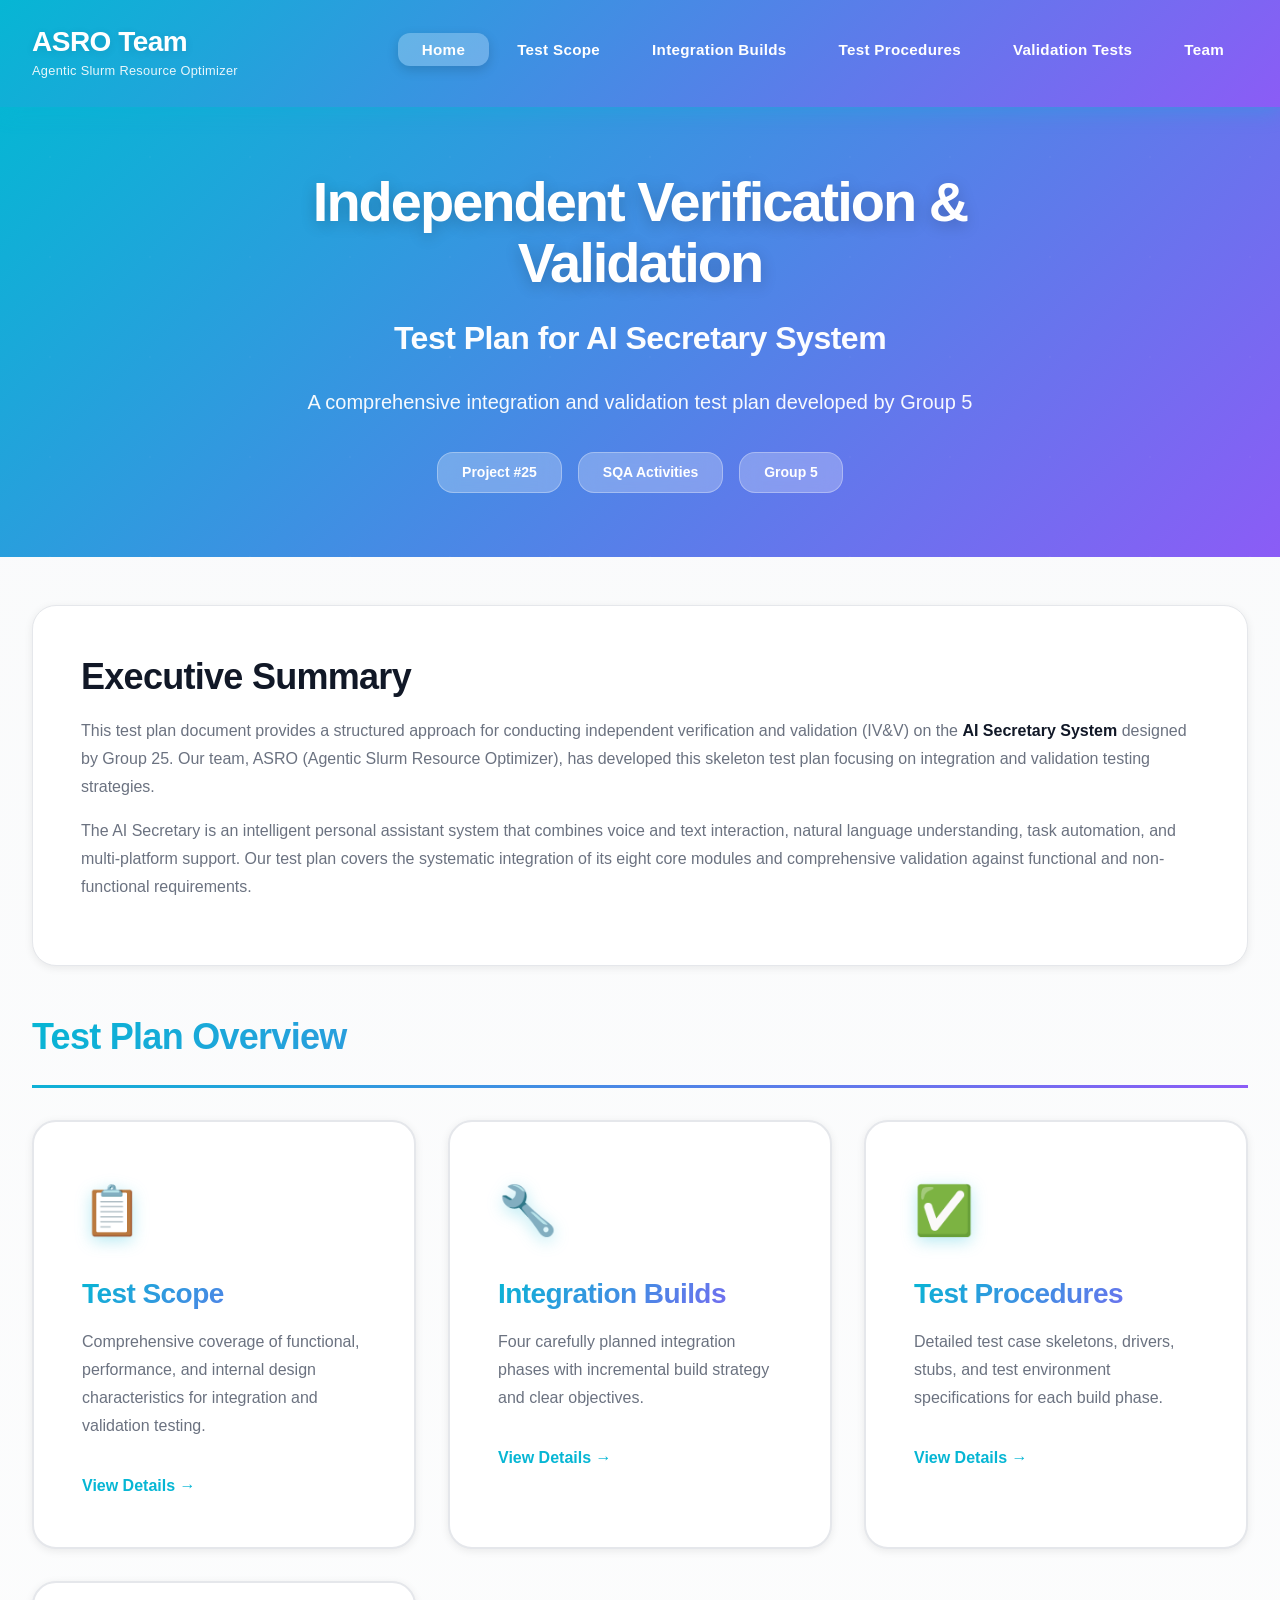
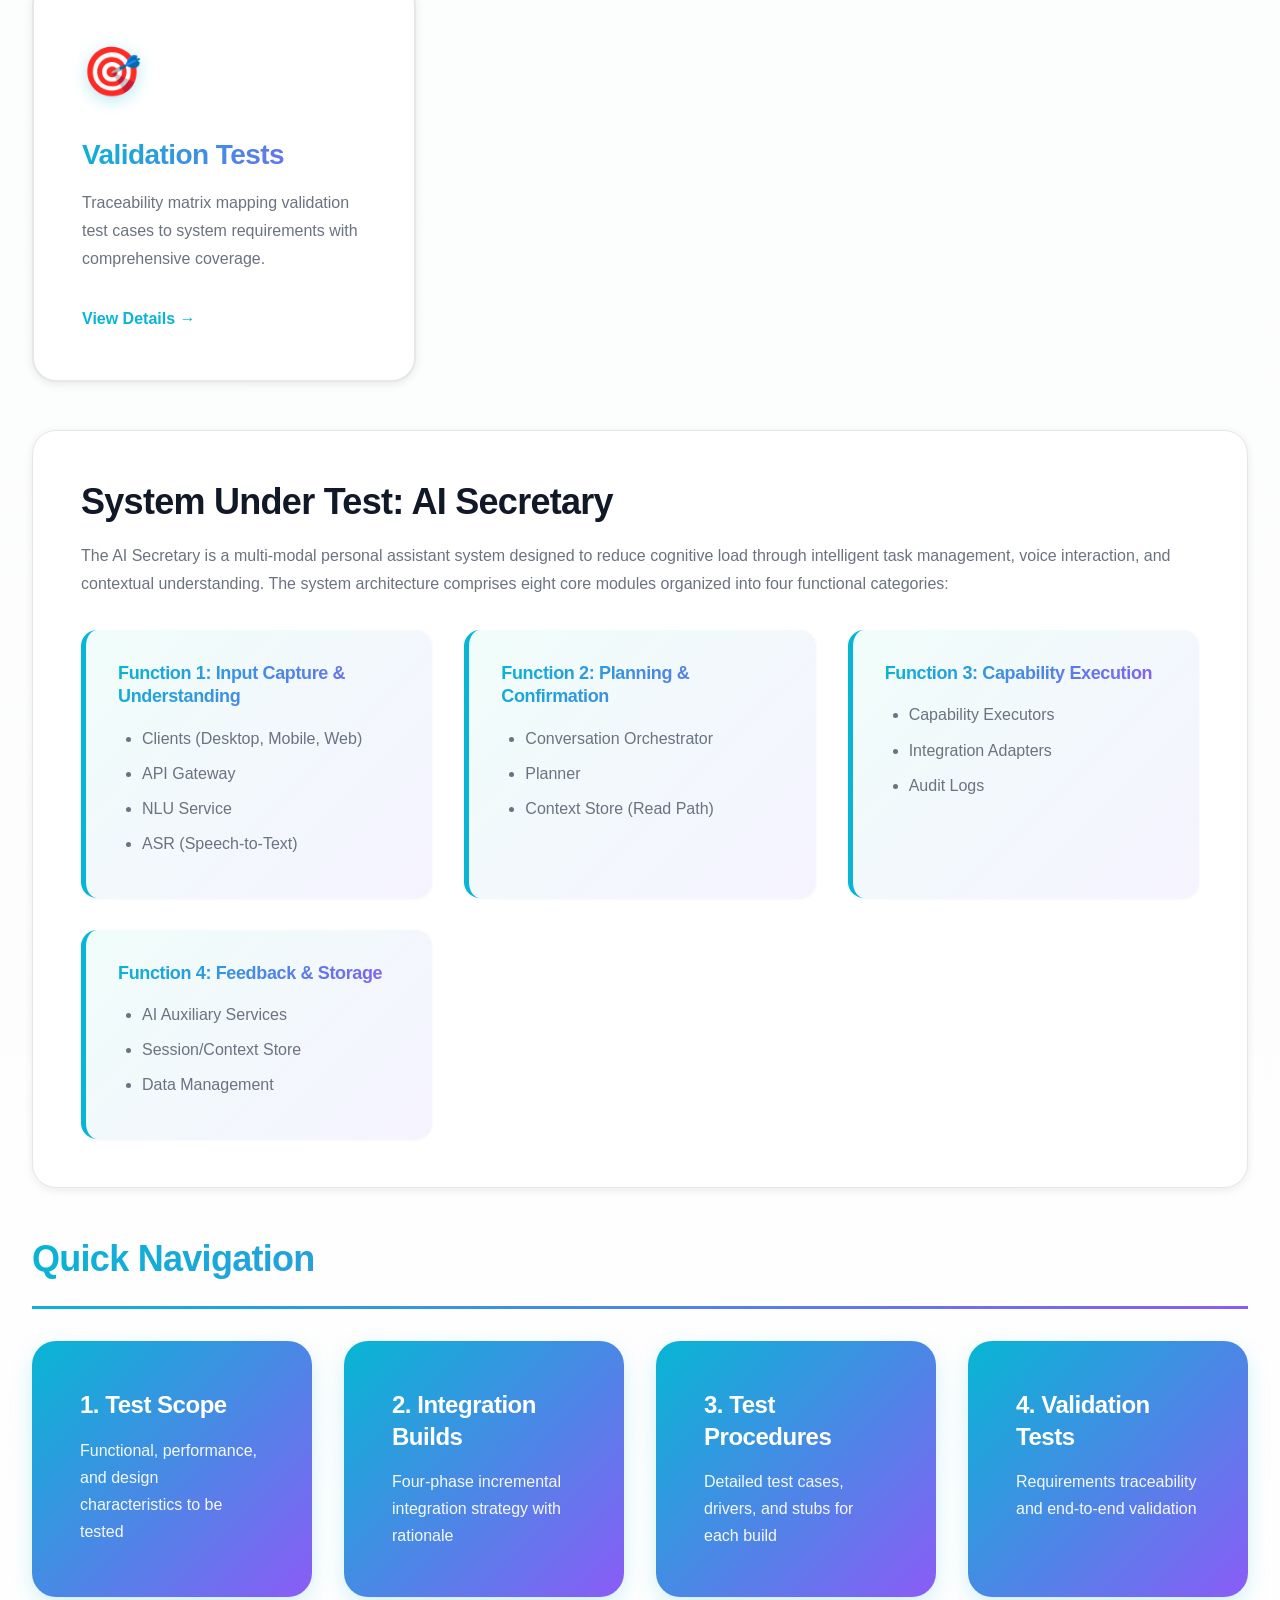
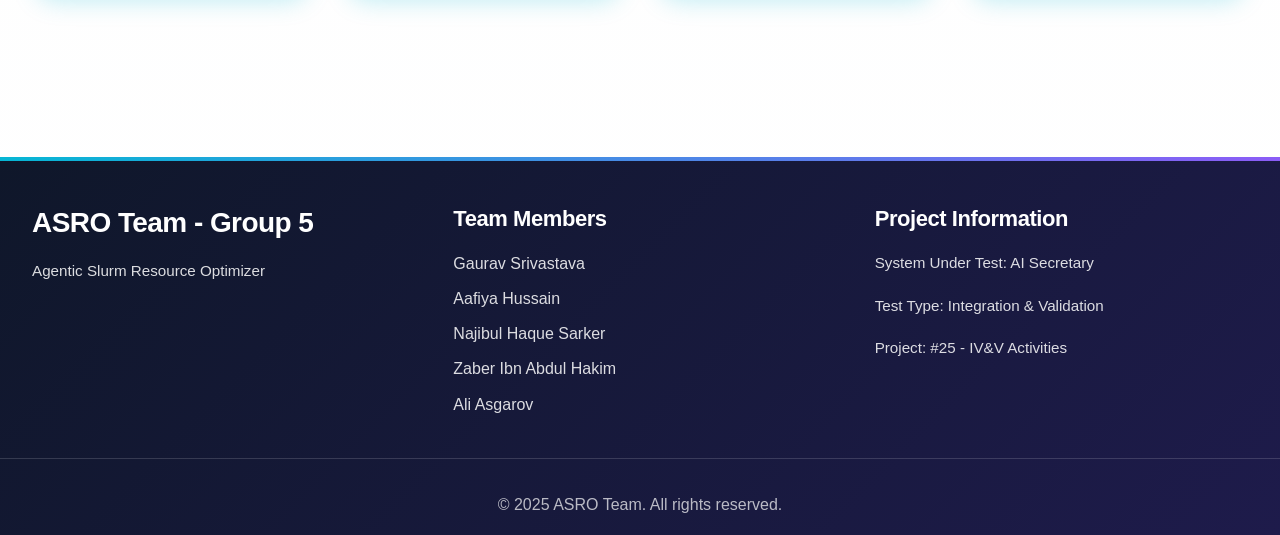
<file: index.html>
<!DOCTYPE html>
<html lang="en">
<head>
    <meta charset="UTF-8">
    <meta name="viewport" content="width=device-width, initial-scale=1.0">
    <title>AI Secretary - Test Plan | ASRO Team</title>
    <link rel="stylesheet" href="styles.css">
</head>
<body>
    <nav class="navbar">
        <div class="nav-container">
            <a href="index.html" class="nav-brand">
                <h1>ASRO Team</h1>
                <p class="subtitle">Agentic Slurm Resource Optimizer</p>
            </a>
            <ul class="nav-menu">
                <li><a href="index.html" class="active">Home</a></li>
                <li><a href="test-scope.html">Test Scope</a></li>
                <li><a href="integration-builds.html">Integration Builds</a></li>
                <li><a href="test-procedures.html">Test Procedures</a></li>
                <li><a href="validation-tests.html">Validation Tests</a></li>
                <li><a href="team.html">Team</a></li>
            </ul>
        </div>
    </nav>

    <header class="hero">
        <div class="hero-content">
            <h1 class="hero-title">Independent Verification & Validation</h1>
            <h2 class="hero-subtitle">Test Plan for AI Secretary System</h2>
            <p class="hero-description">
                A comprehensive integration and validation test plan developed by Group 5
            </p>
            <div class="hero-meta">
                <span class="badge">Project #25</span>
                <span class="badge">SQA Activities</span>
                <span class="badge">Group 5</span>
            </div>
        </div>
    </header>

    <main class="container">
        <section class="intro-section">
            <div class="content-card">
                <h2>Executive Summary</h2>
                <p>
                    This test plan document provides a structured approach for conducting independent verification
                    and validation (IV&V) on the <strong>AI Secretary System</strong> designed by Group 25.
                    Our team, ASRO (Agentic Slurm Resource Optimizer), has developed this skeleton test plan focusing
                    on integration and validation testing strategies.
                </p>
                <p>
                    The AI Secretary is an intelligent personal assistant system that combines voice and text interaction,
                    natural language understanding, task automation, and multi-platform support. Our test plan covers the
                    systematic integration of its eight core modules and comprehensive validation against functional and
                    non-functional requirements.
                </p>
            </div>
        </section>

        <section class="overview-section">
            <h2 class="section-title">Test Plan Overview</h2>
            <div class="card-grid">
                <div class="feature-card">
                    <div class="card-icon">📋</div>
                    <h3>Test Scope</h3>
                    <p>Comprehensive coverage of functional, performance, and internal design characteristics for integration and validation testing.</p>
                    <a href="test-scope.html" class="card-link">View Details →</a>
                </div>

                <div class="feature-card">
                    <div class="card-icon">🔧</div>
                    <h3>Integration Builds</h3>
                    <p>Four carefully planned integration phases with incremental build strategy and clear objectives.</p>
                    <a href="integration-builds.html" class="card-link">View Details →</a>
                </div>

                <div class="feature-card">
                    <div class="card-icon">✅</div>
                    <h3>Test Procedures</h3>
                    <p>Detailed test case skeletons, drivers, stubs, and test environment specifications for each build phase.</p>
                    <a href="test-procedures.html" class="card-link">View Details →</a>
                </div>

                <div class="feature-card">
                    <div class="card-icon">🎯</div>
                    <h3>Validation Tests</h3>
                    <p>Traceability matrix mapping validation test cases to system requirements with comprehensive coverage.</p>
                    <a href="validation-tests.html" class="card-link">View Details →</a>
                </div>
            </div>
        </section>

        <section class="system-overview">
            <div class="content-card">
                <h2>System Under Test: AI Secretary</h2>
                <p>
                    The AI Secretary is a multi-modal personal assistant system designed to reduce cognitive load
                    through intelligent task management, voice interaction, and contextual understanding. The system
                    architecture comprises eight core modules organized into four functional categories:
                </p>

                <div class="module-grid">
                    <div class="module-item">
                        <h4>Function 1: Input Capture & Understanding</h4>
                        <ul>
                            <li>Clients (Desktop, Mobile, Web)</li>
                            <li>API Gateway</li>
                            <li>NLU Service</li>
                            <li>ASR (Speech-to-Text)</li>
                        </ul>
                    </div>

                    <div class="module-item">
                        <h4>Function 2: Planning & Confirmation</h4>
                        <ul>
                            <li>Conversation Orchestrator</li>
                            <li>Planner</li>
                            <li>Context Store (Read Path)</li>
                        </ul>
                    </div>

                    <div class="module-item">
                        <h4>Function 3: Capability Execution</h4>
                        <ul>
                            <li>Capability Executors</li>
                            <li>Integration Adapters</li>
                            <li>Audit Logs</li>
                        </ul>
                    </div>

                    <div class="module-item">
                        <h4>Function 4: Feedback & Storage</h4>
                        <ul>
                            <li>AI Auxiliary Services</li>
                            <li>Session/Context Store</li>
                            <li>Data Management</li>
                        </ul>
                    </div>
                </div>
            </div>
        </section>

        <section class="quicklinks-section">
            <h2 class="section-title">Quick Navigation</h2>
            <div class="quicklinks-grid">
                <a href="test-scope.html" class="quicklink-item">
                    <h3>1. Test Scope</h3>
                    <p>Functional, performance, and design characteristics to be tested</p>
                </a>
                <a href="integration-builds.html" class="quicklink-item">
                    <h3>2. Integration Builds</h3>
                    <p>Four-phase incremental integration strategy with rationale</p>
                </a>
                <a href="test-procedures.html" class="quicklink-item">
                    <h3>3. Test Procedures</h3>
                    <p>Detailed test cases, drivers, and stubs for each build</p>
                </a>
                <a href="validation-tests.html" class="quicklink-item">
                    <h3>4. Validation Tests</h3>
                    <p>Requirements traceability and end-to-end validation</p>
                </a>
            </div>
        </section>
    </main>

    <footer class="footer">
        <div class="footer-content">
            <div class="footer-section">
                <h3>ASRO Team - Group 5</h3>
                <p>Agentic Slurm Resource Optimizer</p>
            </div>
            <div class="footer-section">
                <h4>Team Members</h4>
                <ul>
                    <li>Gaurav Srivastava</li>
                    <li>Aafiya Hussain</li>
                    <li>Najibul Haque Sarker</li>
                    <li>Zaber Ibn Abdul Hakim</li>
                    <li>Ali Asgarov</li>
                </ul>
            </div>
            <div class="footer-section">
                <h4>Project Information</h4>
                <p>System Under Test: AI Secretary</p>
                <p>Test Type: Integration & Validation</p>
                <p>Project: #25 - IV&V Activities</p>
            </div>
        </div>
        <div class="footer-bottom">
            <p>&copy; 2025 ASRO Team. All rights reserved.</p>
        </div>
    </footer>

    <script src="script.js"></script>
</body>
</html>
</file>
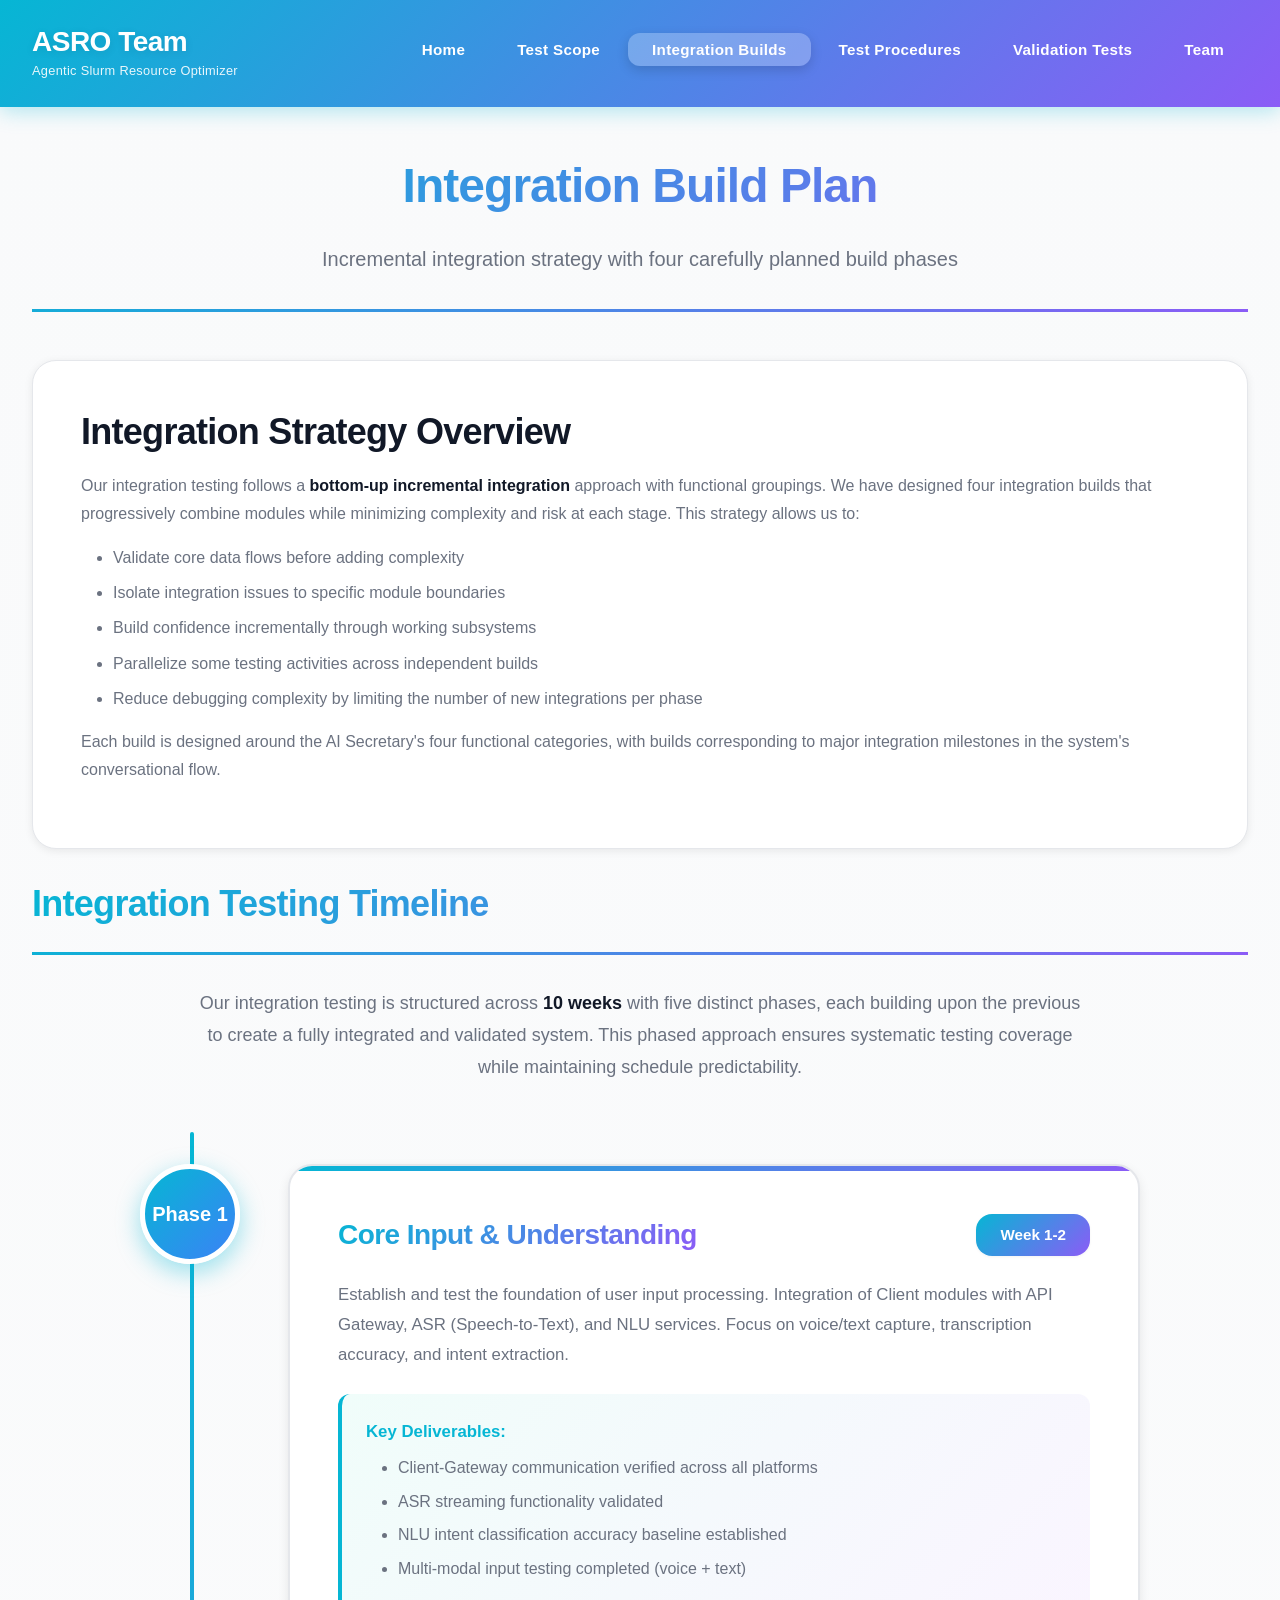
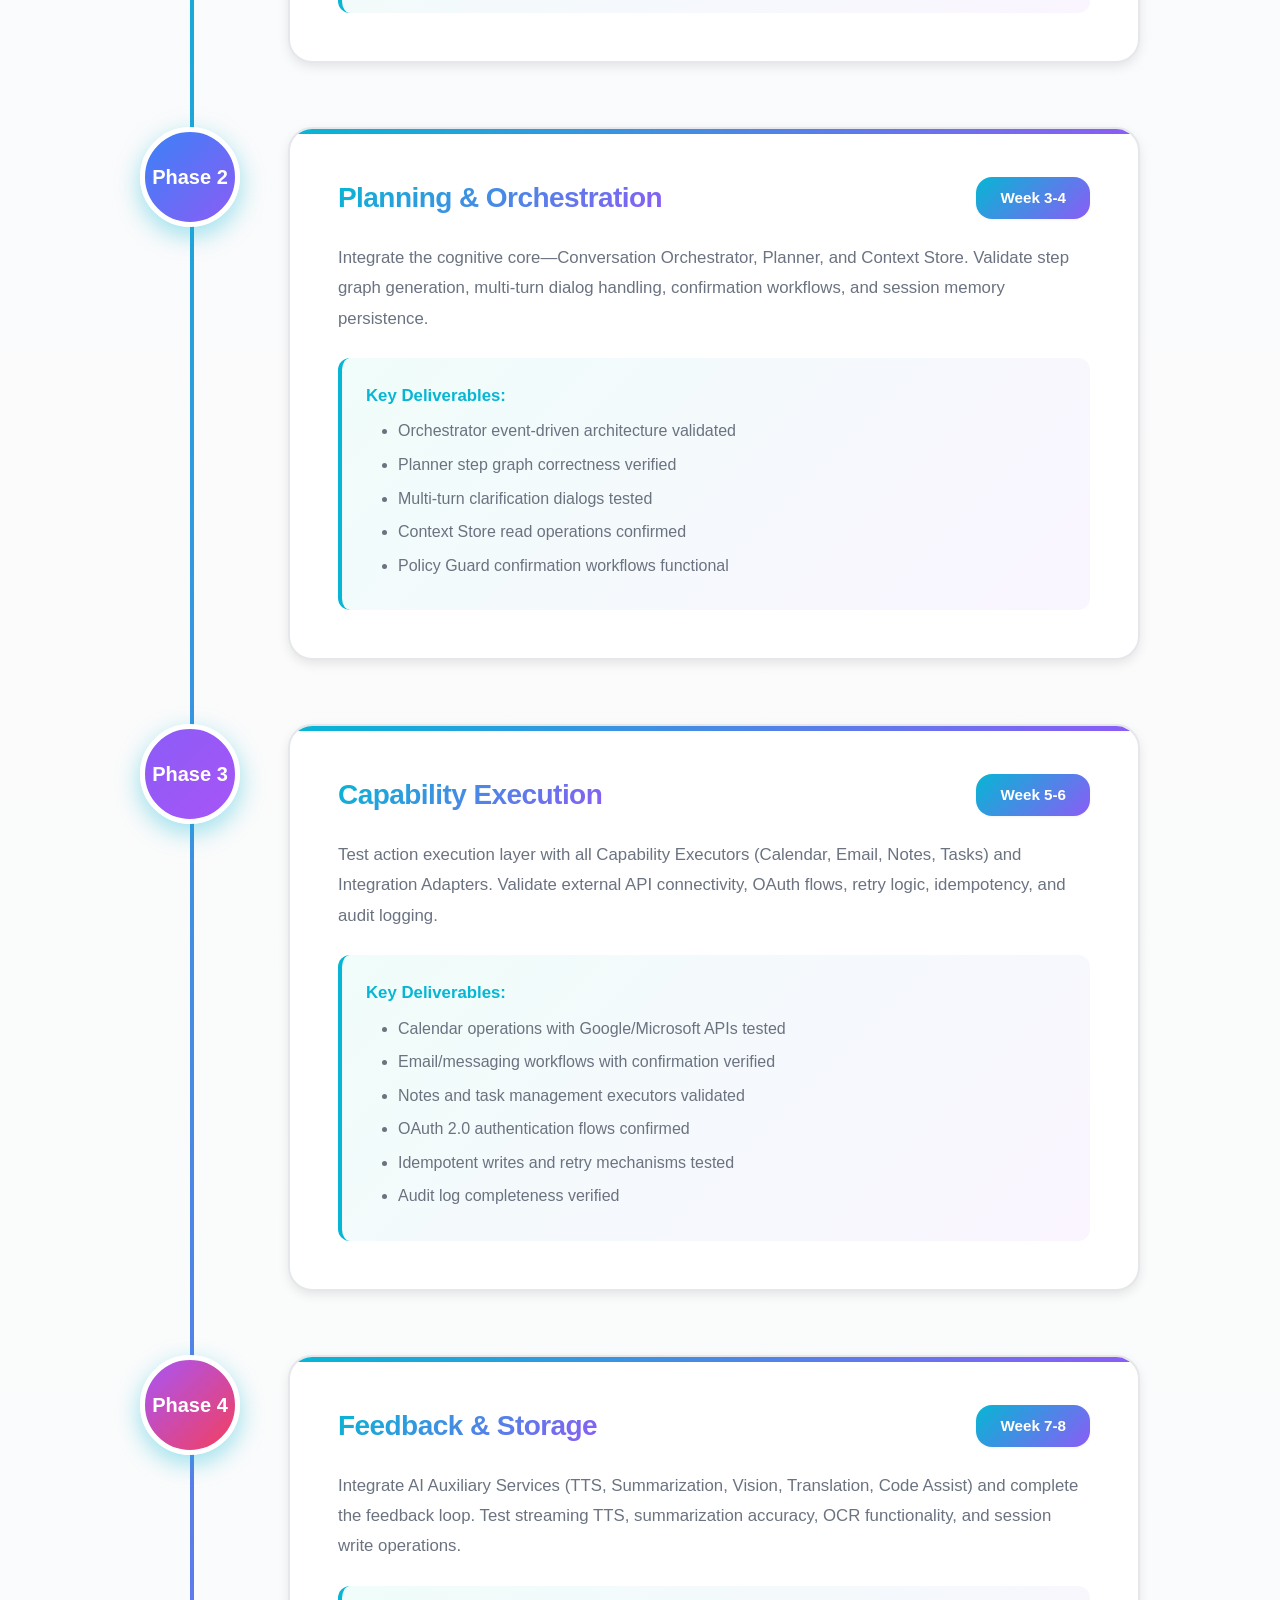
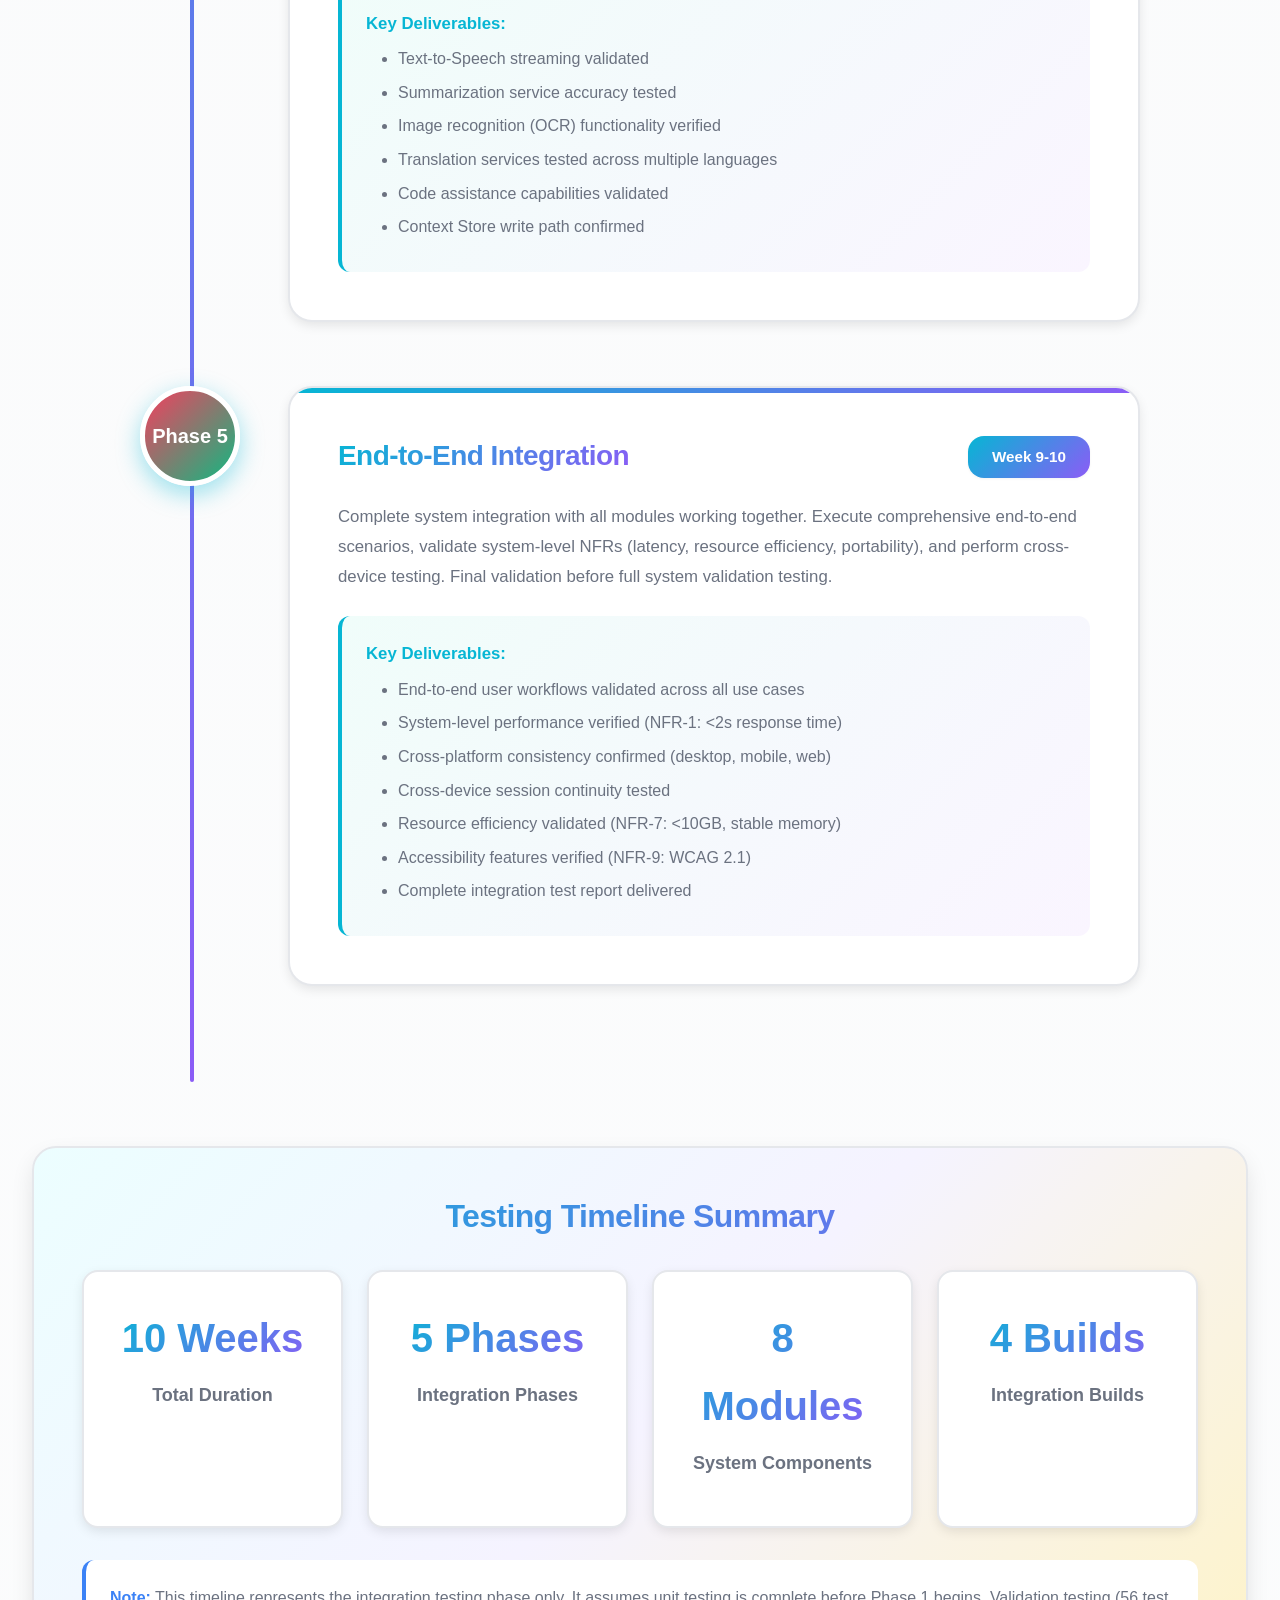
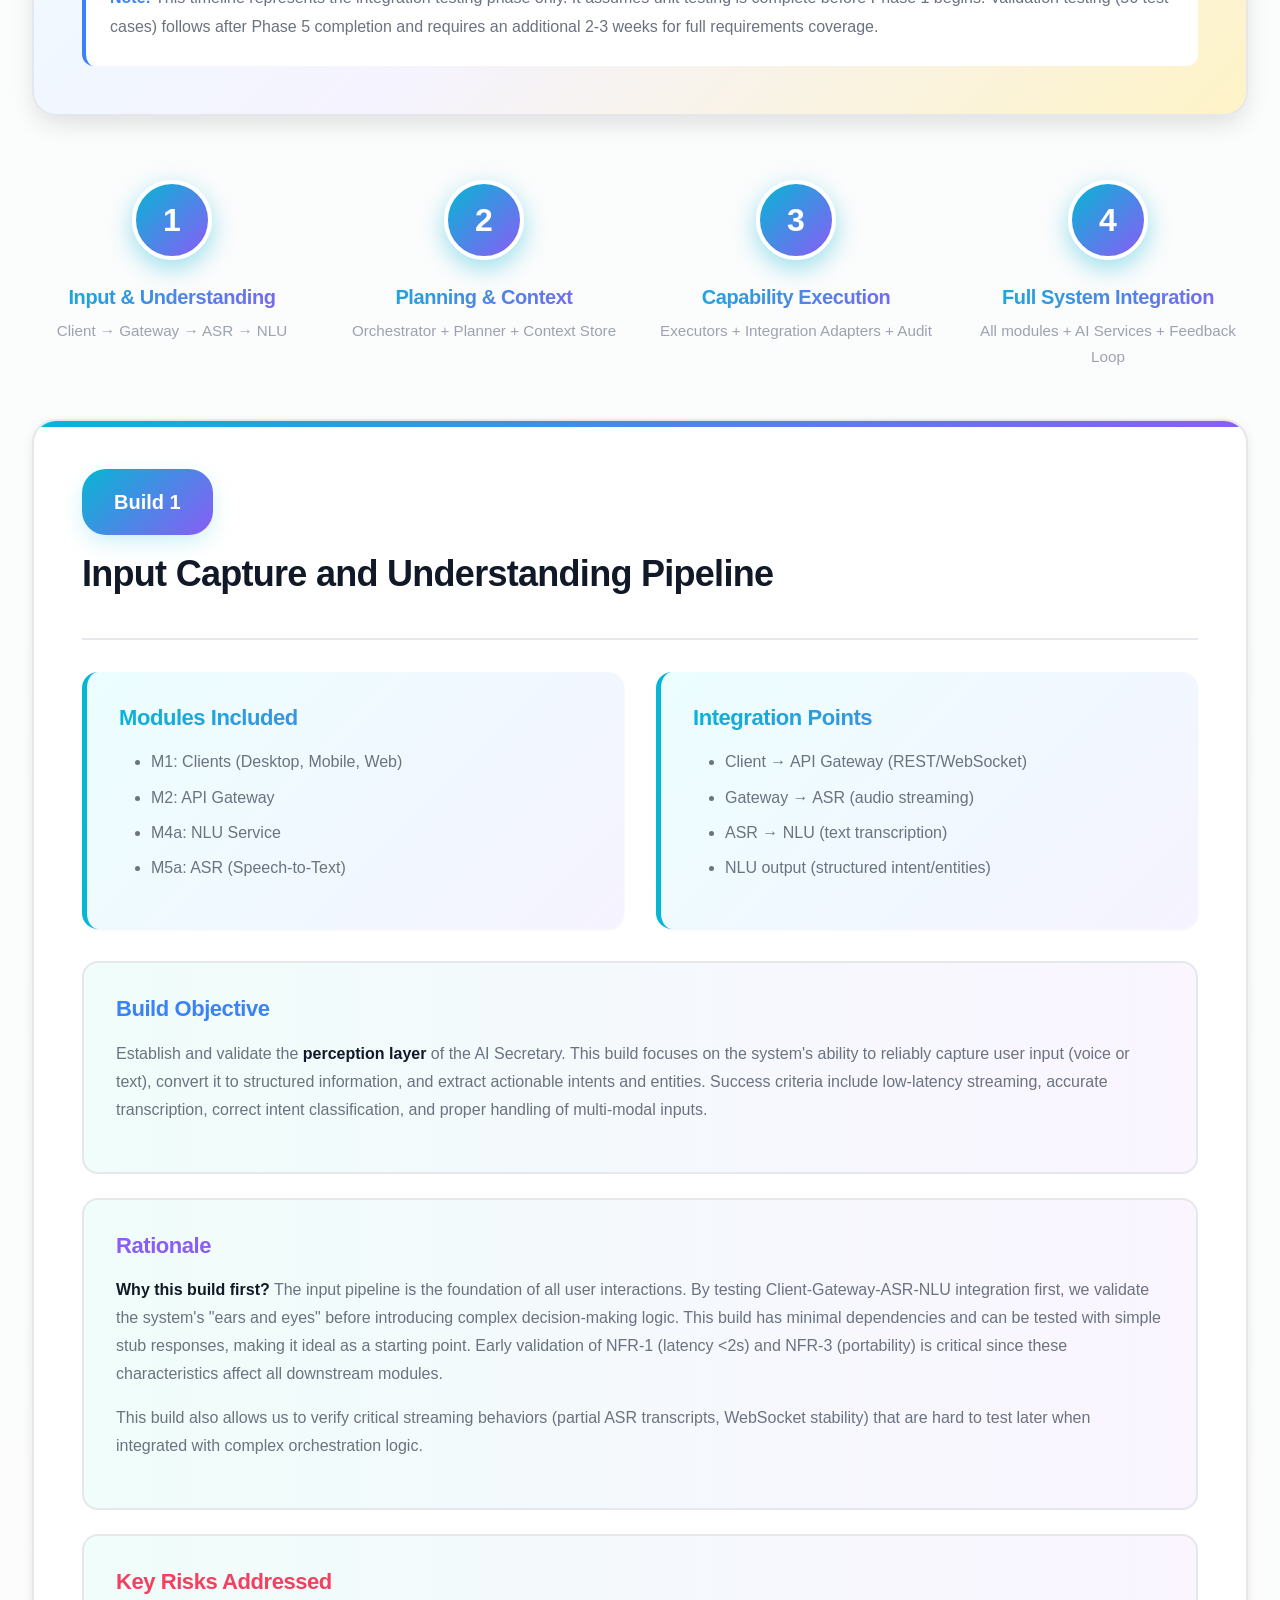
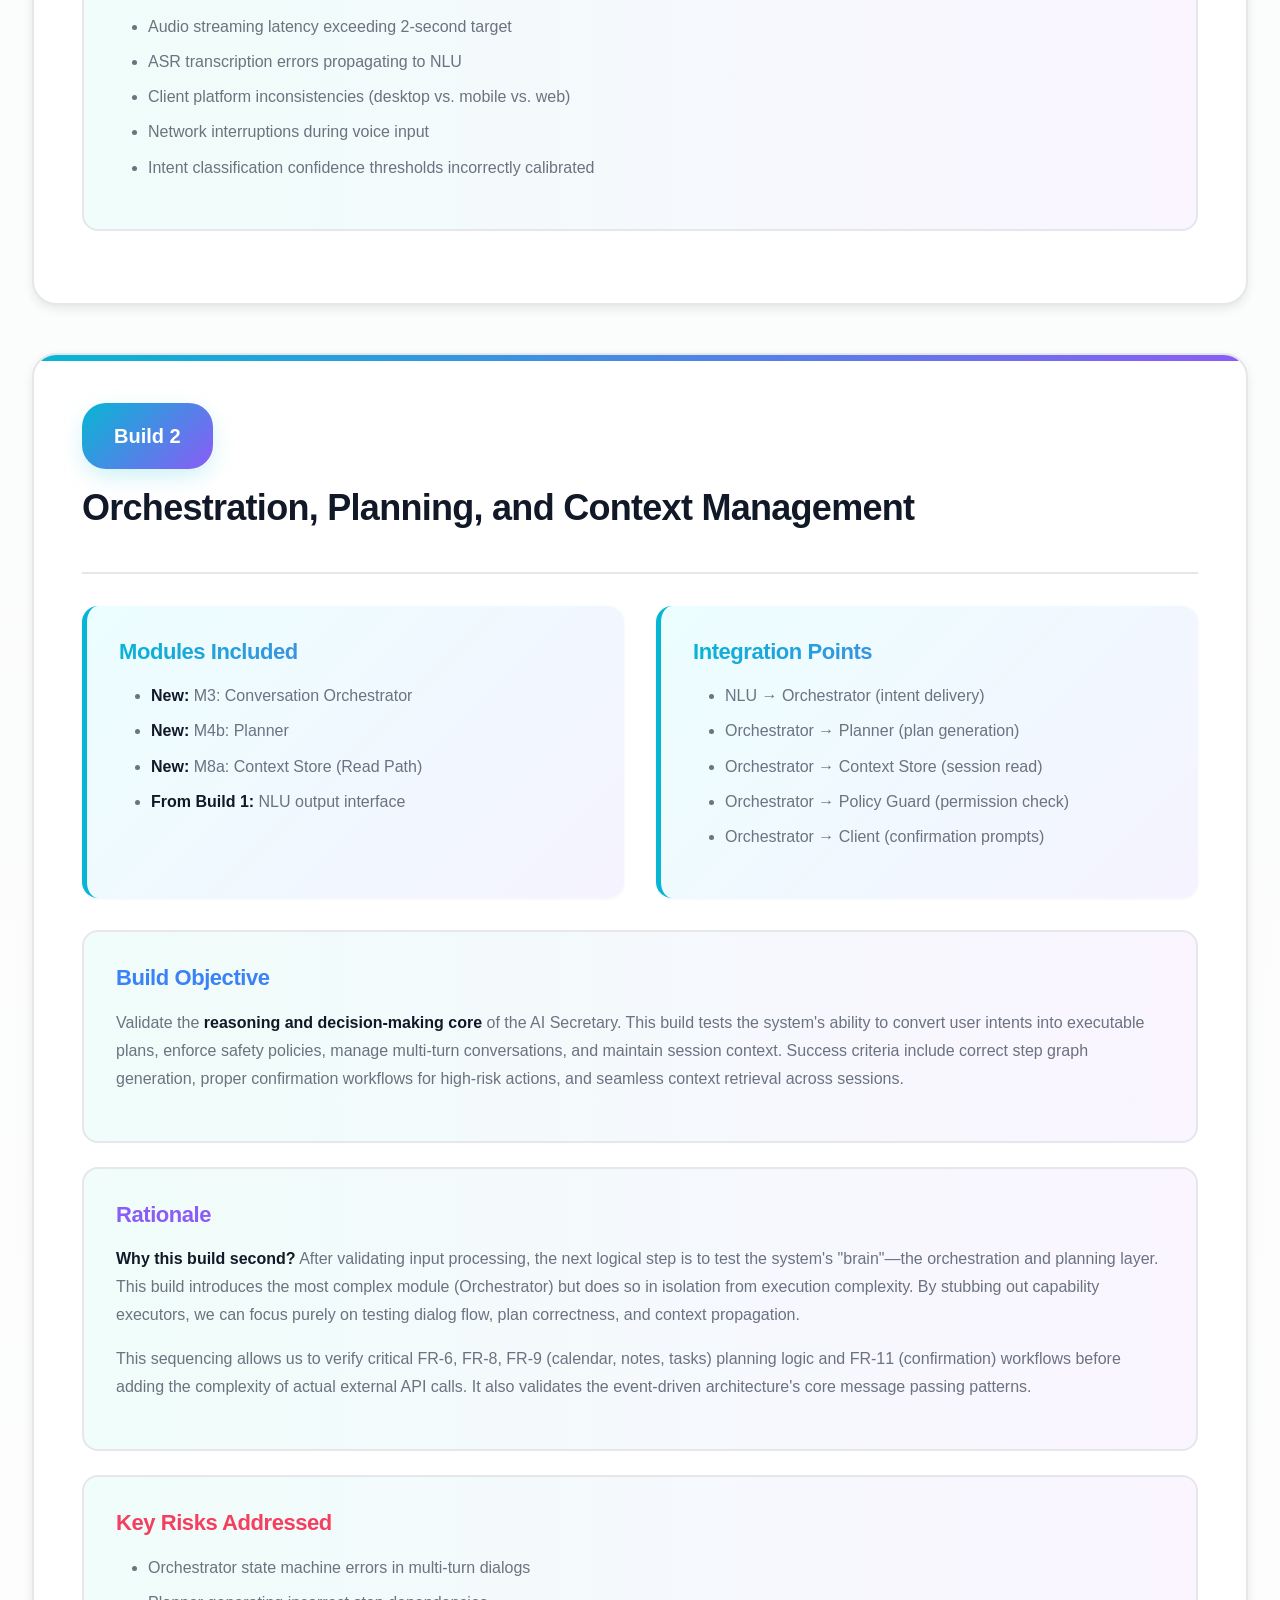
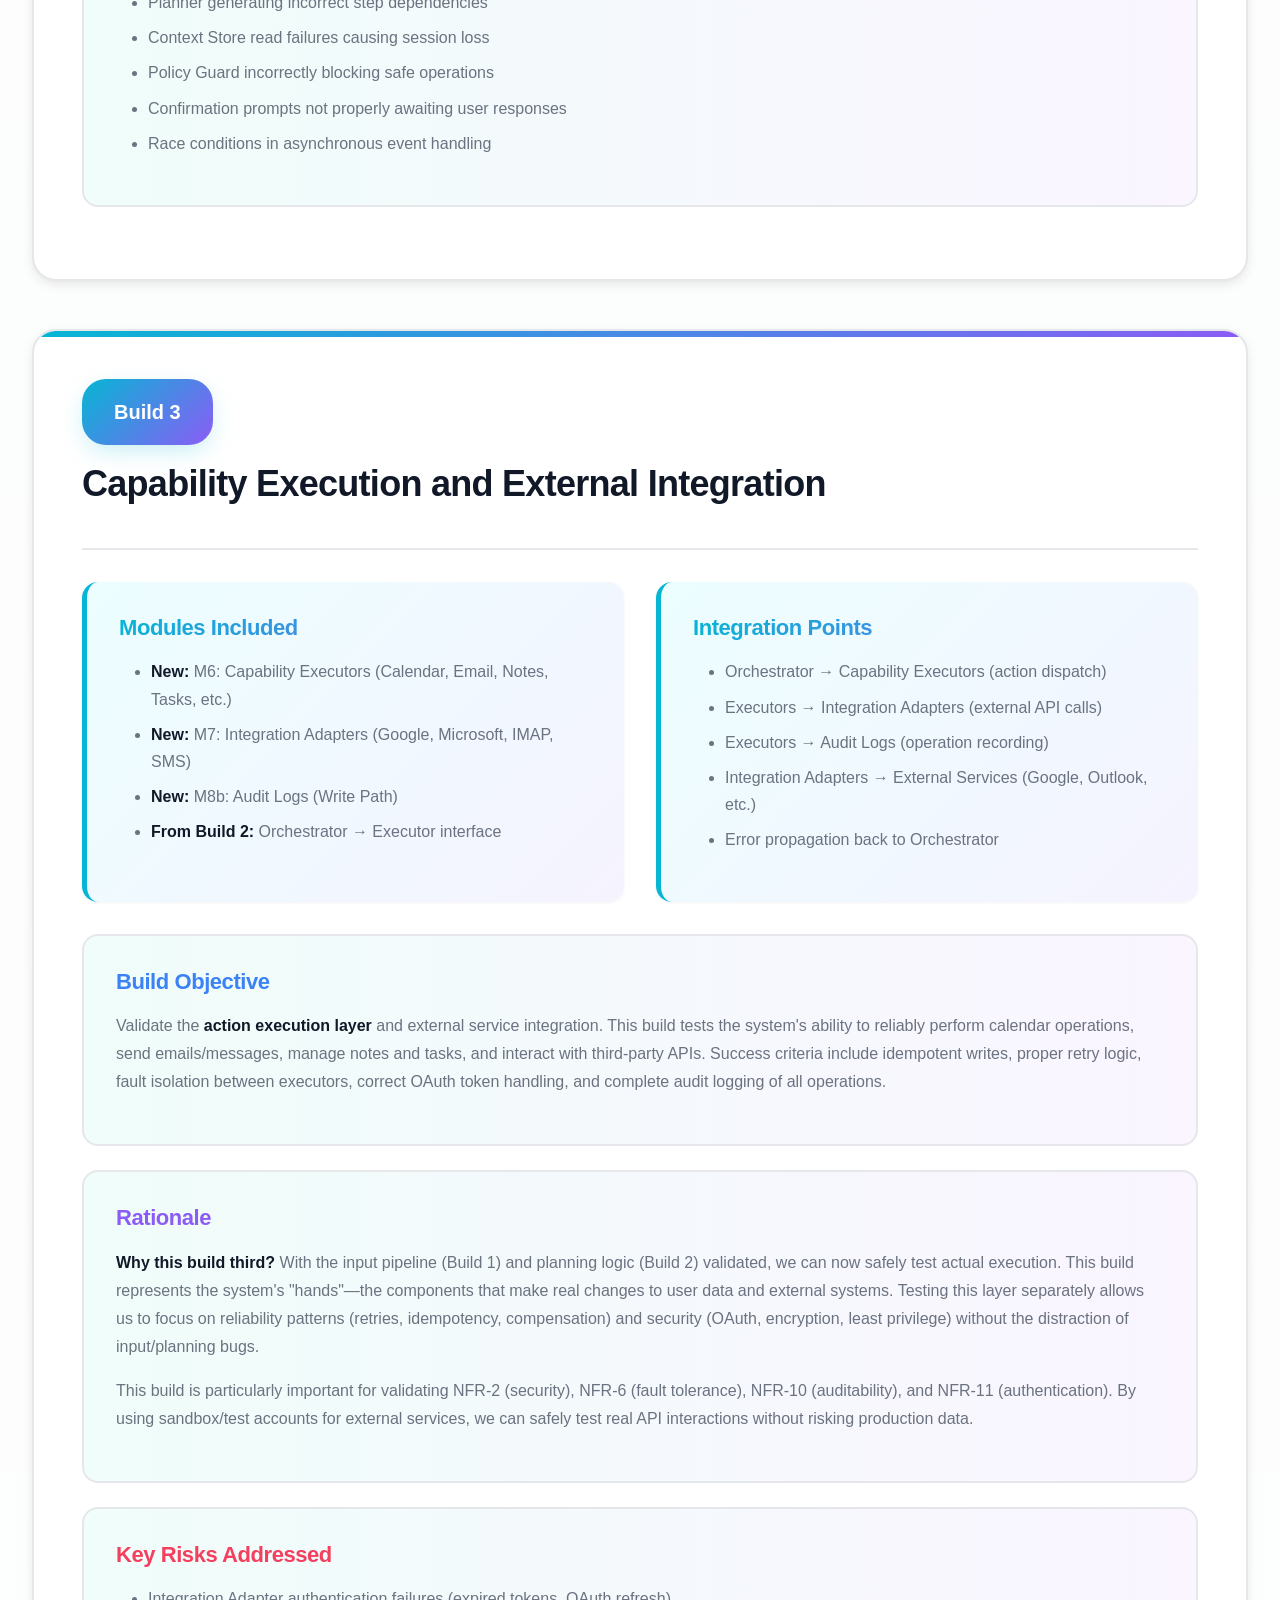
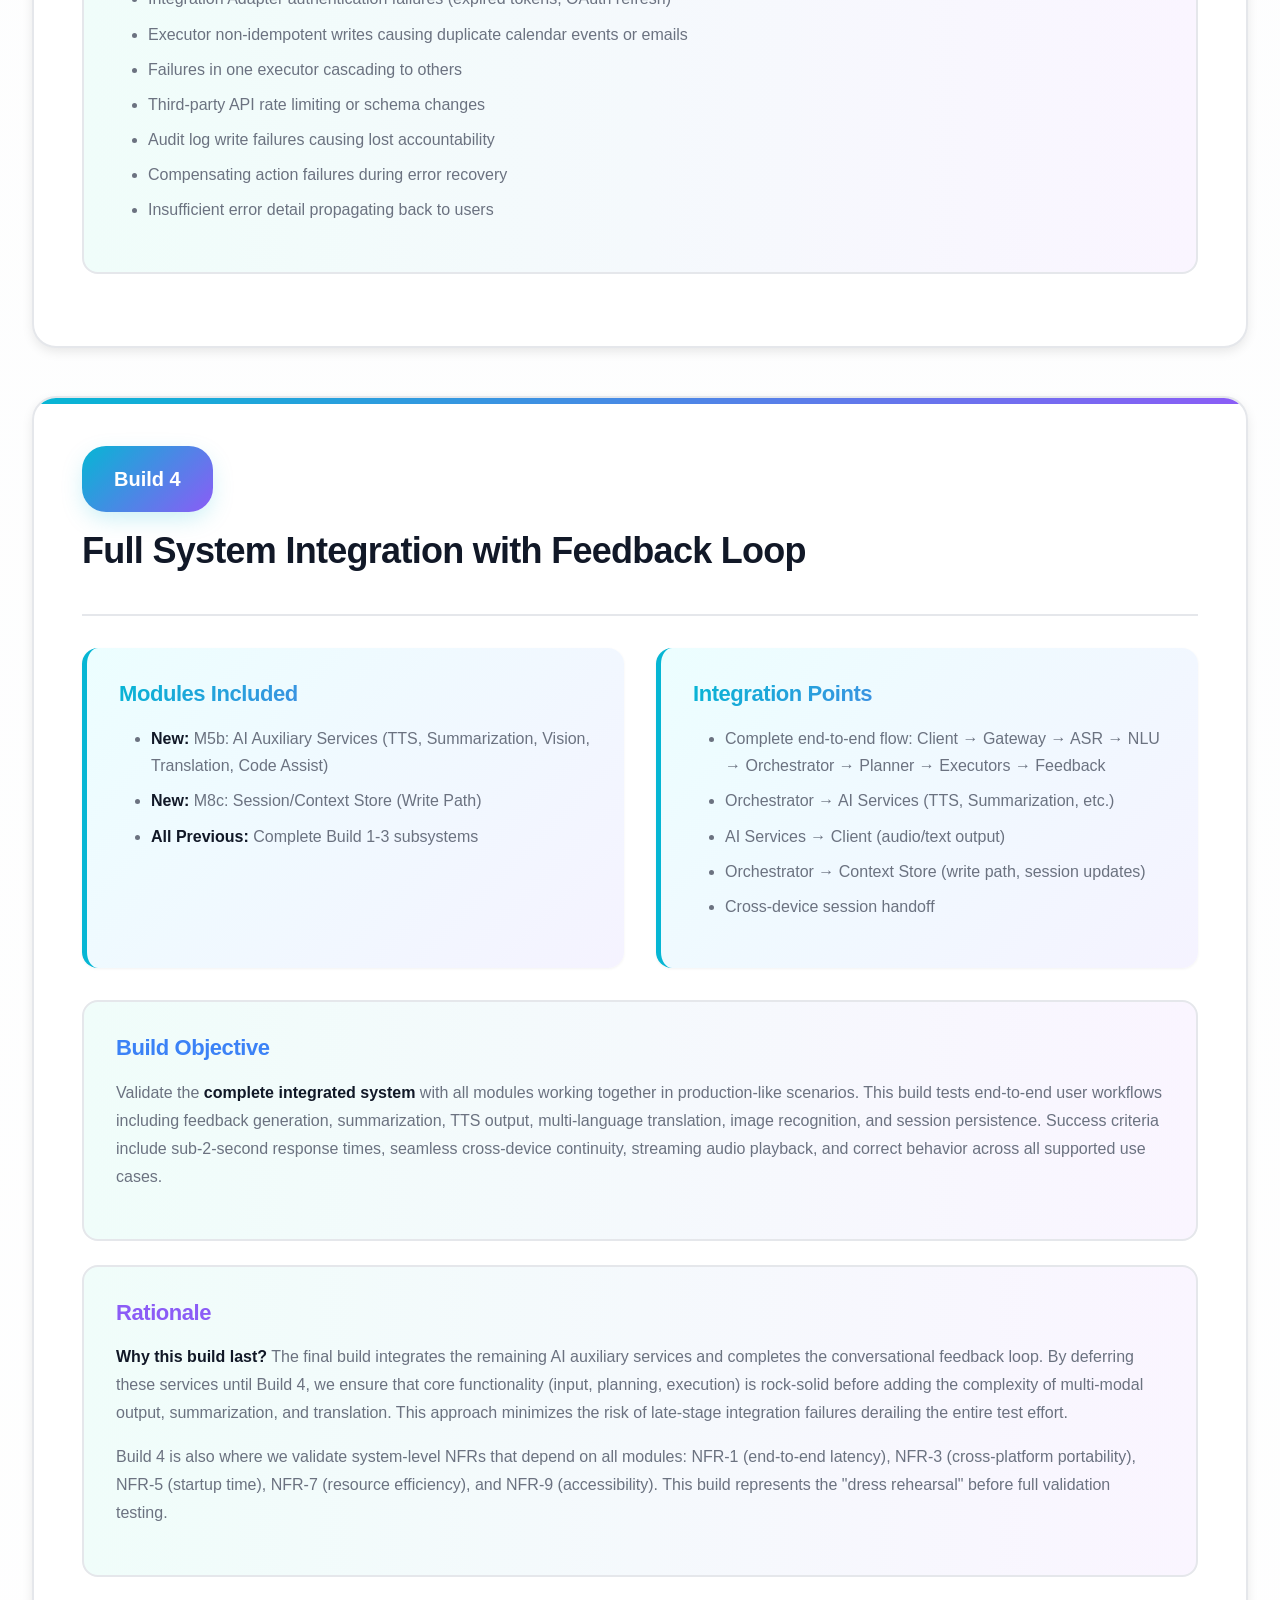
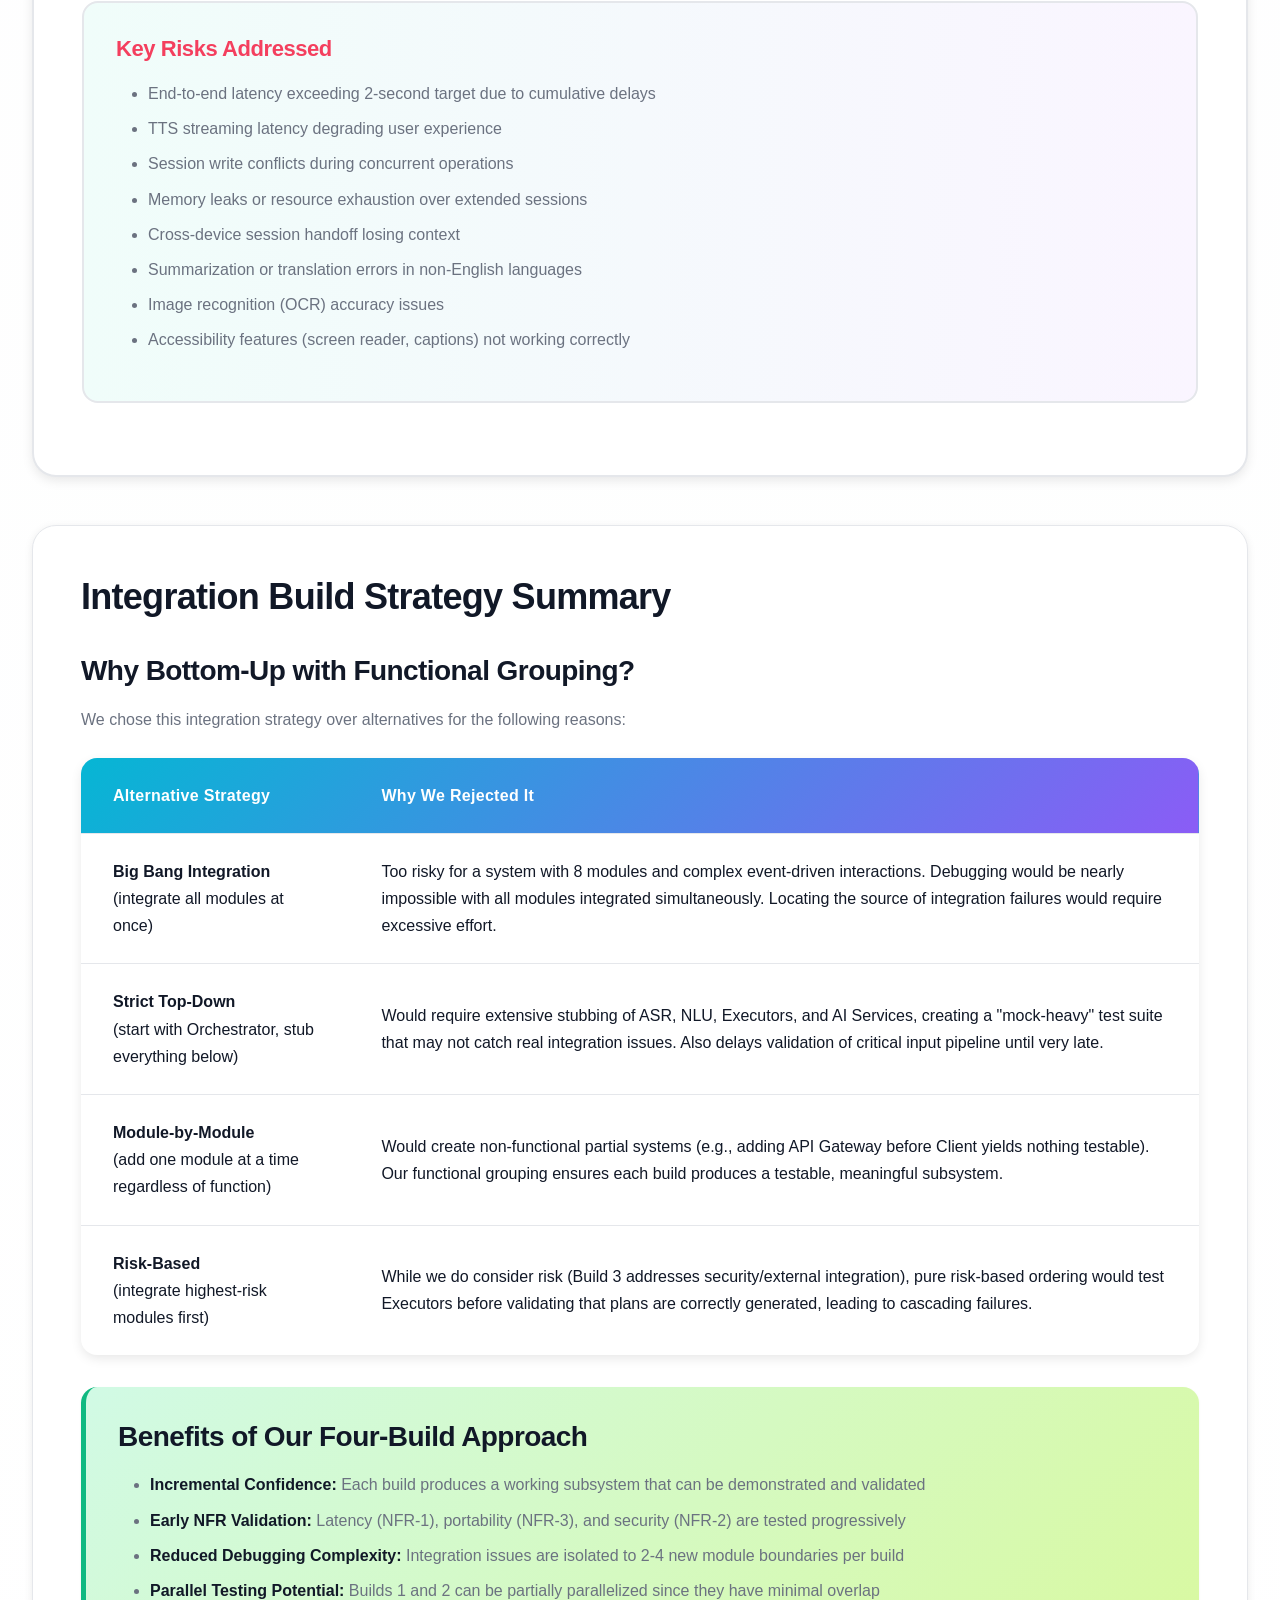
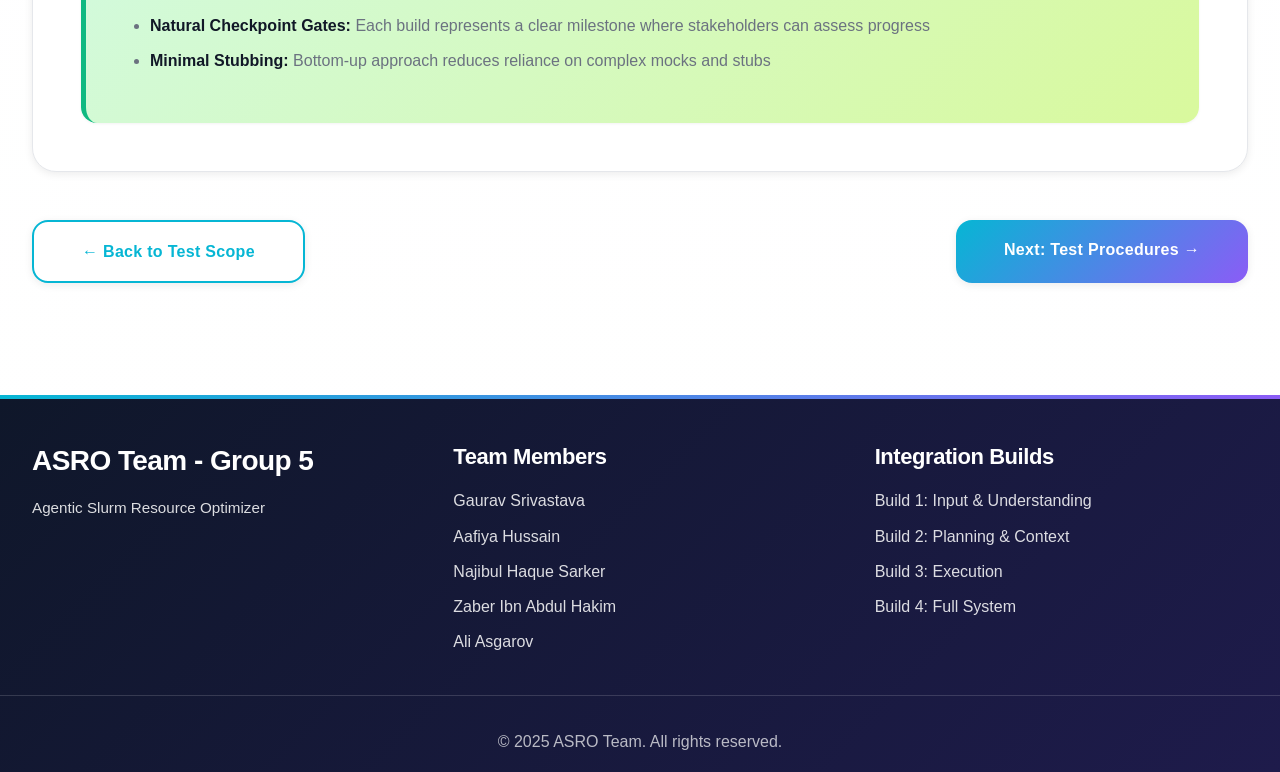
<file: integration-builds.html>
<!DOCTYPE html>
<html lang="en">
<head>
    <meta charset="UTF-8">
    <meta name="viewport" content="width=device-width, initial-scale=1.0">
    <title>Integration Builds - AI Secretary Test Plan | ASRO Team</title>
    <link rel="stylesheet" href="styles.css">
</head>
<body>
    <nav class="navbar">
        <div class="nav-container">
            <a href="index.html" class="nav-brand">
                <h1>ASRO Team</h1>
                <p class="subtitle">Agentic Slurm Resource Optimizer</p>
            </a>
            <ul class="nav-menu">
                <li><a href="index.html">Home</a></li>
                <li><a href="test-scope.html">Test Scope</a></li>
                <li><a href="integration-builds.html" class="active">Integration Builds</a></li>
                <li><a href="test-procedures.html">Test Procedures</a></li>
                <li><a href="validation-tests.html">Validation Tests</a></li>
                <li><a href="team.html">Team</a></li>
            </ul>
        </div>
    </nav>

    <main class="container page-content">
        <div class="page-header">
            <h1>Integration Build Plan</h1>
            <p class="page-description">
                Incremental integration strategy with four carefully planned build phases
            </p>
        </div>

        <section class="content-card">
            <h2>Integration Strategy Overview</h2>
            <p>
                Our integration testing follows a <strong>bottom-up incremental integration</strong> approach with
                functional groupings. We have designed four integration builds that progressively combine modules
                while minimizing complexity and risk at each stage. This strategy allows us to:
            </p>
            <ul>
                <li>Validate core data flows before adding complexity</li>
                <li>Isolate integration issues to specific module boundaries</li>
                <li>Build confidence incrementally through working subsystems</li>
                <li>Parallelize some testing activities across independent builds</li>
                <li>Reduce debugging complexity by limiting the number of new integrations per phase</li>
            </ul>
            <p>
                Each build is designed around the AI Secretary's four functional categories, with builds corresponding
                to major integration milestones in the system's conversational flow.
            </p>
        </section>

        <section class="timeline-visual-section">
            <h2 class="section-title">Integration Testing Timeline</h2>
            <p class="timeline-intro">
                Our integration testing is structured across <strong>10 weeks</strong> with five distinct phases,
                each building upon the previous to create a fully integrated and validated system. This phased
                approach ensures systematic testing coverage while maintaining schedule predictability.
            </p>

            <div class="vertical-timeline">
                <div class="timeline-phase">
                    <div class="phase-marker phase-1">
                        <span class="phase-number">Phase 1</span>
                    </div>
                    <div class="phase-content">
                        <div class="phase-header">
                            <h3>Core Input & Understanding</h3>
                            <span class="phase-duration">Week 1-2</span>
                        </div>
                        <p class="phase-description">
                            Establish and test the foundation of user input processing. Integration of Client modules
                            with API Gateway, ASR (Speech-to-Text), and NLU services. Focus on voice/text capture,
                            transcription accuracy, and intent extraction.
                        </p>
                        <div class="phase-deliverables">
                            <strong>Key Deliverables:</strong>
                            <ul>
                                <li>Client-Gateway communication verified across all platforms</li>
                                <li>ASR streaming functionality validated</li>
                                <li>NLU intent classification accuracy baseline established</li>
                                <li>Multi-modal input testing completed (voice + text)</li>
                            </ul>
                        </div>
                    </div>
                </div>

                <div class="timeline-phase">
                    <div class="phase-marker phase-2">
                        <span class="phase-number">Phase 2</span>
                    </div>
                    <div class="phase-content">
                        <div class="phase-header">
                            <h3>Planning & Orchestration</h3>
                            <span class="phase-duration">Week 3-4</span>
                        </div>
                        <p class="phase-description">
                            Integrate the cognitive core—Conversation Orchestrator, Planner, and Context Store.
                            Validate step graph generation, multi-turn dialog handling, confirmation workflows,
                            and session memory persistence.
                        </p>
                        <div class="phase-deliverables">
                            <strong>Key Deliverables:</strong>
                            <ul>
                                <li>Orchestrator event-driven architecture validated</li>
                                <li>Planner step graph correctness verified</li>
                                <li>Multi-turn clarification dialogs tested</li>
                                <li>Context Store read operations confirmed</li>
                                <li>Policy Guard confirmation workflows functional</li>
                            </ul>
                        </div>
                    </div>
                </div>

                <div class="timeline-phase">
                    <div class="phase-marker phase-3">
                        <span class="phase-number">Phase 3</span>
                    </div>
                    <div class="phase-content">
                        <div class="phase-header">
                            <h3>Capability Execution</h3>
                            <span class="phase-duration">Week 5-6</span>
                        </div>
                        <p class="phase-description">
                            Test action execution layer with all Capability Executors (Calendar, Email, Notes, Tasks)
                            and Integration Adapters. Validate external API connectivity, OAuth flows, retry logic,
                            idempotency, and audit logging.
                        </p>
                        <div class="phase-deliverables">
                            <strong>Key Deliverables:</strong>
                            <ul>
                                <li>Calendar operations with Google/Microsoft APIs tested</li>
                                <li>Email/messaging workflows with confirmation verified</li>
                                <li>Notes and task management executors validated</li>
                                <li>OAuth 2.0 authentication flows confirmed</li>
                                <li>Idempotent writes and retry mechanisms tested</li>
                                <li>Audit log completeness verified</li>
                            </ul>
                        </div>
                    </div>
                </div>

                <div class="timeline-phase">
                    <div class="phase-marker phase-4">
                        <span class="phase-number">Phase 4</span>
                    </div>
                    <div class="phase-content">
                        <div class="phase-header">
                            <h3>Feedback & Storage</h3>
                            <span class="phase-duration">Week 7-8</span>
                        </div>
                        <p class="phase-description">
                            Integrate AI Auxiliary Services (TTS, Summarization, Vision, Translation, Code Assist)
                            and complete the feedback loop. Test streaming TTS, summarization accuracy, OCR functionality,
                            and session write operations.
                        </p>
                        <div class="phase-deliverables">
                            <strong>Key Deliverables:</strong>
                            <ul>
                                <li>Text-to-Speech streaming validated</li>
                                <li>Summarization service accuracy tested</li>
                                <li>Image recognition (OCR) functionality verified</li>
                                <li>Translation services tested across multiple languages</li>
                                <li>Code assistance capabilities validated</li>
                                <li>Context Store write path confirmed</li>
                            </ul>
                        </div>
                    </div>
                </div>

                <div class="timeline-phase">
                    <div class="phase-marker phase-5">
                        <span class="phase-number">Phase 5</span>
                    </div>
                    <div class="phase-content">
                        <div class="phase-header">
                            <h3>End-to-End Integration</h3>
                            <span class="phase-duration">Week 9-10</span>
                        </div>
                        <p class="phase-description">
                            Complete system integration with all modules working together. Execute comprehensive
                            end-to-end scenarios, validate system-level NFRs (latency, resource efficiency, portability),
                            and perform cross-device testing. Final validation before full system validation testing.
                        </p>
                        <div class="phase-deliverables">
                            <strong>Key Deliverables:</strong>
                            <ul>
                                <li>End-to-end user workflows validated across all use cases</li>
                                <li>System-level performance verified (NFR-1: &lt;2s response time)</li>
                                <li>Cross-platform consistency confirmed (desktop, mobile, web)</li>
                                <li>Cross-device session continuity tested</li>
                                <li>Resource efficiency validated (NFR-7: &lt;10GB, stable memory)</li>
                                <li>Accessibility features verified (NFR-9: WCAG 2.1)</li>
                                <li>Complete integration test report delivered</li>
                            </ul>
                        </div>
                    </div>
                </div>
            </div>

            <div class="timeline-summary-card">
                <h3>Testing Timeline Summary</h3>
                <div class="summary-stats">
                    <div class="stat-item">
                        <div class="stat-value">10 Weeks</div>
                        <div class="stat-label">Total Duration</div>
                    </div>
                    <div class="stat-item">
                        <div class="stat-value">5 Phases</div>
                        <div class="stat-label">Integration Phases</div>
                    </div>
                    <div class="stat-item">
                        <div class="stat-value">8 Modules</div>
                        <div class="stat-label">System Components</div>
                    </div>
                    <div class="stat-item">
                        <div class="stat-value">4 Builds</div>
                        <div class="stat-label">Integration Builds</div>
                    </div>
                </div>
                <p class="summary-note">
                    <strong>Note:</strong> This timeline represents the integration testing phase only. It assumes
                    unit testing is complete before Phase 1 begins. Validation testing (56 test cases) follows
                    after Phase 5 completion and requires an additional 2-3 weeks for full requirements coverage.
                </p>
            </div>
        </section>

        <div class="build-timeline">
            <div class="timeline-item">
                <div class="timeline-marker">1</div>
                <div class="timeline-content">
                    <h3>Input & Understanding</h3>
                    <p>Client → Gateway → ASR → NLU</p>
                </div>
            </div>
            <div class="timeline-item">
                <div class="timeline-marker">2</div>
                <div class="timeline-content">
                    <h3>Planning & Context</h3>
                    <p>Orchestrator + Planner + Context Store</p>
                </div>
            </div>
            <div class="timeline-item">
                <div class="timeline-marker">3</div>
                <div class="timeline-content">
                    <h3>Capability Execution</h3>
                    <p>Executors + Integration Adapters + Audit</p>
                </div>
            </div>
            <div class="timeline-item">
                <div class="timeline-marker">4</div>
                <div class="timeline-content">
                    <h3>Full System Integration</h3>
                    <p>All modules + AI Services + Feedback Loop</p>
                </div>
            </div>
        </div>

        <section class="build-section">
            <div class="build-header">
                <span class="build-number">Build 1</span>
                <h2>Input Capture and Understanding Pipeline</h2>
            </div>

            <div class="build-details">
                <div class="build-info-grid">
                    <div class="build-info-item">
                        <h4>Modules Included</h4>
                        <ul>
                            <li>M1: Clients (Desktop, Mobile, Web)</li>
                            <li>M2: API Gateway</li>
                            <li>M4a: NLU Service</li>
                            <li>M5a: ASR (Speech-to-Text)</li>
                        </ul>
                    </div>
                    <div class="build-info-item">
                        <h4>Integration Points</h4>
                        <ul>
                            <li>Client → API Gateway (REST/WebSocket)</li>
                            <li>Gateway → ASR (audio streaming)</li>
                            <li>ASR → NLU (text transcription)</li>
                            <li>NLU output (structured intent/entities)</li>
                        </ul>
                    </div>
                </div>

                <div class="build-objective">
                    <h4>Build Objective</h4>
                    <p>
                        Establish and validate the <strong>perception layer</strong> of the AI Secretary. This build
                        focuses on the system's ability to reliably capture user input (voice or text), convert it to
                        structured information, and extract actionable intents and entities. Success criteria include
                        low-latency streaming, accurate transcription, correct intent classification, and proper
                        handling of multi-modal inputs.
                    </p>
                </div>

                <div class="build-rationale">
                    <h4>Rationale</h4>
                    <p>
                        <strong>Why this build first?</strong> The input pipeline is the foundation of all user
                        interactions. By testing Client-Gateway-ASR-NLU integration first, we validate the system's
                        "ears and eyes" before introducing complex decision-making logic. This build has minimal
                        dependencies and can be tested with simple stub responses, making it ideal as a starting point.
                        Early validation of NFR-1 (latency &lt;2s) and NFR-3 (portability) is critical since these
                        characteristics affect all downstream modules.
                    </p>
                    <p>
                        This build also allows us to verify critical streaming behaviors (partial ASR transcripts,
                        WebSocket stability) that are hard to test later when integrated with complex orchestration logic.
                    </p>
                </div>

                <div class="build-risks">
                    <h4>Key Risks Addressed</h4>
                    <ul>
                        <li>Audio streaming latency exceeding 2-second target</li>
                        <li>ASR transcription errors propagating to NLU</li>
                        <li>Client platform inconsistencies (desktop vs. mobile vs. web)</li>
                        <li>Network interruptions during voice input</li>
                        <li>Intent classification confidence thresholds incorrectly calibrated</li>
                    </ul>
                </div>
            </div>
        </section>

        <section class="build-section">
            <div class="build-header">
                <span class="build-number">Build 2</span>
                <h2>Orchestration, Planning, and Context Management</h2>
            </div>

            <div class="build-details">
                <div class="build-info-grid">
                    <div class="build-info-item">
                        <h4>Modules Included</h4>
                        <ul>
                            <li><strong>New:</strong> M3: Conversation Orchestrator</li>
                            <li><strong>New:</strong> M4b: Planner</li>
                            <li><strong>New:</strong> M8a: Context Store (Read Path)</li>
                            <li><strong>From Build 1:</strong> NLU output interface</li>
                        </ul>
                    </div>
                    <div class="build-info-item">
                        <h4>Integration Points</h4>
                        <ul>
                            <li>NLU → Orchestrator (intent delivery)</li>
                            <li>Orchestrator → Planner (plan generation)</li>
                            <li>Orchestrator → Context Store (session read)</li>
                            <li>Orchestrator → Policy Guard (permission check)</li>
                            <li>Orchestrator → Client (confirmation prompts)</li>
                        </ul>
                    </div>
                </div>

                <div class="build-objective">
                    <h4>Build Objective</h4>
                    <p>
                        Validate the <strong>reasoning and decision-making core</strong> of the AI Secretary. This build
                        tests the system's ability to convert user intents into executable plans, enforce safety policies,
                        manage multi-turn conversations, and maintain session context. Success criteria include correct
                        step graph generation, proper confirmation workflows for high-risk actions, and seamless context
                        retrieval across sessions.
                    </p>
                </div>

                <div class="build-rationale">
                    <h4>Rationale</h4>
                    <p>
                        <strong>Why this build second?</strong> After validating input processing, the next logical
                        step is to test the system's "brain"—the orchestration and planning layer. This build introduces
                        the most complex module (Orchestrator) but does so in isolation from execution complexity.
                        By stubbing out capability executors, we can focus purely on testing dialog flow, plan correctness,
                        and context propagation.
                    </p>
                    <p>
                        This sequencing allows us to verify critical FR-6, FR-8, FR-9 (calendar, notes, tasks) planning
                        logic and FR-11 (confirmation) workflows before adding the complexity of actual external API calls.
                        It also validates the event-driven architecture's core message passing patterns.
                    </p>
                </div>

                <div class="build-risks">
                    <h4>Key Risks Addressed</h4>
                    <ul>
                        <li>Orchestrator state machine errors in multi-turn dialogs</li>
                        <li>Planner generating incorrect step dependencies</li>
                        <li>Context Store read failures causing session loss</li>
                        <li>Policy Guard incorrectly blocking safe operations</li>
                        <li>Confirmation prompts not properly awaiting user responses</li>
                        <li>Race conditions in asynchronous event handling</li>
                    </ul>
                </div>
            </div>
        </section>

        <section class="build-section">
            <div class="build-header">
                <span class="build-number">Build 3</span>
                <h2>Capability Execution and External Integration</h2>
            </div>

            <div class="build-details">
                <div class="build-info-grid">
                    <div class="build-info-item">
                        <h4>Modules Included</h4>
                        <ul>
                            <li><strong>New:</strong> M6: Capability Executors (Calendar, Email, Notes, Tasks, etc.)</li>
                            <li><strong>New:</strong> M7: Integration Adapters (Google, Microsoft, IMAP, SMS)</li>
                            <li><strong>New:</strong> M8b: Audit Logs (Write Path)</li>
                            <li><strong>From Build 2:</strong> Orchestrator → Executor interface</li>
                        </ul>
                    </div>
                    <div class="build-info-item">
                        <h4>Integration Points</h4>
                        <ul>
                            <li>Orchestrator → Capability Executors (action dispatch)</li>
                            <li>Executors → Integration Adapters (external API calls)</li>
                            <li>Executors → Audit Logs (operation recording)</li>
                            <li>Integration Adapters → External Services (Google, Outlook, etc.)</li>
                            <li>Error propagation back to Orchestrator</li>
                        </ul>
                    </div>
                </div>

                <div class="build-objective">
                    <h4>Build Objective</h4>
                    <p>
                        Validate the <strong>action execution layer</strong> and external service integration. This build
                        tests the system's ability to reliably perform calendar operations, send emails/messages, manage
                        notes and tasks, and interact with third-party APIs. Success criteria include idempotent writes,
                        proper retry logic, fault isolation between executors, correct OAuth token handling, and complete
                        audit logging of all operations.
                    </p>
                </div>

                <div class="build-rationale">
                    <h4>Rationale</h4>
                    <p>
                        <strong>Why this build third?</strong> With the input pipeline (Build 1) and planning logic
                        (Build 2) validated, we can now safely test actual execution. This build represents the system's
                        "hands"—the components that make real changes to user data and external systems. Testing this
                        layer separately allows us to focus on reliability patterns (retries, idempotency, compensation)
                        and security (OAuth, encryption, least privilege) without the distraction of input/planning bugs.
                    </p>
                    <p>
                        This build is particularly important for validating NFR-2 (security), NFR-6 (fault tolerance),
                        NFR-10 (auditability), and NFR-11 (authentication). By using sandbox/test accounts for external
                        services, we can safely test real API interactions without risking production data.
                    </p>
                </div>

                <div class="build-risks">
                    <h4>Key Risks Addressed</h4>
                    <ul>
                        <li>Integration Adapter authentication failures (expired tokens, OAuth refresh)</li>
                        <li>Executor non-idempotent writes causing duplicate calendar events or emails</li>
                        <li>Failures in one executor cascading to others</li>
                        <li>Third-party API rate limiting or schema changes</li>
                        <li>Audit log write failures causing lost accountability</li>
                        <li>Compensating action failures during error recovery</li>
                        <li>Insufficient error detail propagating back to users</li>
                    </ul>
                </div>
            </div>
        </section>

        <section class="build-section">
            <div class="build-header">
                <span class="build-number">Build 4</span>
                <h2>Full System Integration with Feedback Loop</h2>
            </div>

            <div class="build-details">
                <div class="build-info-grid">
                    <div class="build-info-item">
                        <h4>Modules Included</h4>
                        <ul>
                            <li><strong>New:</strong> M5b: AI Auxiliary Services (TTS, Summarization, Vision, Translation, Code Assist)</li>
                            <li><strong>New:</strong> M8c: Session/Context Store (Write Path)</li>
                            <li><strong>All Previous:</strong> Complete Build 1-3 subsystems</li>
                        </ul>
                    </div>
                    <div class="build-info-item">
                        <h4>Integration Points</h4>
                        <ul>
                            <li>Complete end-to-end flow: Client → Gateway → ASR → NLU → Orchestrator → Planner → Executors → Feedback</li>
                            <li>Orchestrator → AI Services (TTS, Summarization, etc.)</li>
                            <li>AI Services → Client (audio/text output)</li>
                            <li>Orchestrator → Context Store (write path, session updates)</li>
                            <li>Cross-device session handoff</li>
                        </ul>
                    </div>
                </div>

                <div class="build-objective">
                    <h4>Build Objective</h4>
                    <p>
                        Validate the <strong>complete integrated system</strong> with all modules working together in
                        production-like scenarios. This build tests end-to-end user workflows including feedback generation,
                        summarization, TTS output, multi-language translation, image recognition, and session persistence.
                        Success criteria include sub-2-second response times, seamless cross-device continuity, streaming
                        audio playback, and correct behavior across all supported use cases.
                    </p>
                </div>

                <div class="build-rationale">
                    <h4>Rationale</h4>
                    <p>
                        <strong>Why this build last?</strong> The final build integrates the remaining AI auxiliary
                        services and completes the conversational feedback loop. By deferring these services until Build 4,
                        we ensure that core functionality (input, planning, execution) is rock-solid before adding the
                        complexity of multi-modal output, summarization, and translation. This approach minimizes the
                        risk of late-stage integration failures derailing the entire test effort.
                    </p>
                    <p>
                        Build 4 is also where we validate system-level NFRs that depend on all modules: NFR-1 (end-to-end
                        latency), NFR-3 (cross-platform portability), NFR-5 (startup time), NFR-7 (resource efficiency),
                        and NFR-9 (accessibility). This build represents the "dress rehearsal" before full validation testing.
                    </p>
                </div>

                <div class="build-risks">
                    <h4>Key Risks Addressed</h4>
                    <ul>
                        <li>End-to-end latency exceeding 2-second target due to cumulative delays</li>
                        <li>TTS streaming latency degrading user experience</li>
                        <li>Session write conflicts during concurrent operations</li>
                        <li>Memory leaks or resource exhaustion over extended sessions</li>
                        <li>Cross-device session handoff losing context</li>
                        <li>Summarization or translation errors in non-English languages</li>
                        <li>Image recognition (OCR) accuracy issues</li>
                        <li>Accessibility features (screen reader, captions) not working correctly</li>
                    </ul>
                </div>
            </div>
        </section>

        <section class="content-card">
            <h2>Integration Build Strategy Summary</h2>

            <div class="strategy-comparison">
                <h3>Why Bottom-Up with Functional Grouping?</h3>
                <p>We chose this integration strategy over alternatives for the following reasons:</p>

                <table class="comparison-table">
                    <thead>
                        <tr>
                            <th>Alternative Strategy</th>
                            <th>Why We Rejected It</th>
                        </tr>
                    </thead>
                    <tbody>
                        <tr>
                            <td><strong>Big Bang Integration</strong><br>(integrate all modules at once)</td>
                            <td>Too risky for a system with 8 modules and complex event-driven interactions. Debugging would be nearly impossible with all modules integrated simultaneously. Locating the source of integration failures would require excessive effort.</td>
                        </tr>
                        <tr>
                            <td><strong>Strict Top-Down</strong><br>(start with Orchestrator, stub everything below)</td>
                            <td>Would require extensive stubbing of ASR, NLU, Executors, and AI Services, creating a "mock-heavy" test suite that may not catch real integration issues. Also delays validation of critical input pipeline until very late.</td>
                        </tr>
                        <tr>
                            <td><strong>Module-by-Module</strong><br>(add one module at a time regardless of function)</td>
                            <td>Would create non-functional partial systems (e.g., adding API Gateway before Client yields nothing testable). Our functional grouping ensures each build produces a testable, meaningful subsystem.</td>
                        </tr>
                        <tr>
                            <td><strong>Risk-Based</strong><br>(integrate highest-risk modules first)</td>
                            <td>While we do consider risk (Build 3 addresses security/external integration), pure risk-based ordering would test Executors before validating that plans are correctly generated, leading to cascading failures.</td>
                        </tr>
                    </tbody>
                </table>
            </div>

            <div class="strategy-benefits">
                <h3>Benefits of Our Four-Build Approach</h3>
                <ul>
                    <li><strong>Incremental Confidence:</strong> Each build produces a working subsystem that can be demonstrated and validated</li>
                    <li><strong>Early NFR Validation:</strong> Latency (NFR-1), portability (NFR-3), and security (NFR-2) are tested progressively</li>
                    <li><strong>Reduced Debugging Complexity:</strong> Integration issues are isolated to 2-4 new module boundaries per build</li>
                    <li><strong>Parallel Testing Potential:</strong> Builds 1 and 2 can be partially parallelized since they have minimal overlap</li>
                    <li><strong>Natural Checkpoint Gates:</strong> Each build represents a clear milestone where stakeholders can assess progress</li>
                    <li><strong>Minimal Stubbing:</strong> Bottom-up approach reduces reliance on complex mocks and stubs</li>
                </ul>
            </div>
        </section>

        <div class="navigation-buttons">
            <a href="test-scope.html" class="btn btn-secondary">← Back to Test Scope</a>
            <a href="test-procedures.html" class="btn btn-primary">Next: Test Procedures →</a>
        </div>
    </main>

    <footer class="footer">
        <div class="footer-content">
            <div class="footer-section">
                <h3>ASRO Team - Group 5</h3>
                <p>Agentic Slurm Resource Optimizer</p>
            </div>
            <div class="footer-section">
                <h4>Team Members</h4>
                <ul>
                    <li>Gaurav Srivastava</li>
                    <li>Aafiya Hussain</li>
                    <li>Najibul Haque Sarker</li>
                    <li>Zaber Ibn Abdul Hakim</li>
                    <li>Ali Asgarov</li>
                </ul>
            </div>
            <div class="footer-section">
                <h4>Integration Builds</h4>
                <ul>
                    <li>Build 1: Input & Understanding</li>
                    <li>Build 2: Planning & Context</li>
                    <li>Build 3: Execution</li>
                    <li>Build 4: Full System</li>
                </ul>
            </div>
        </div>
        <div class="footer-bottom">
            <p>&copy; 2025 ASRO Team. All rights reserved.</p>
        </div>
    </footer>

    <script src="script.js"></script>
</body>
</html>
</file>
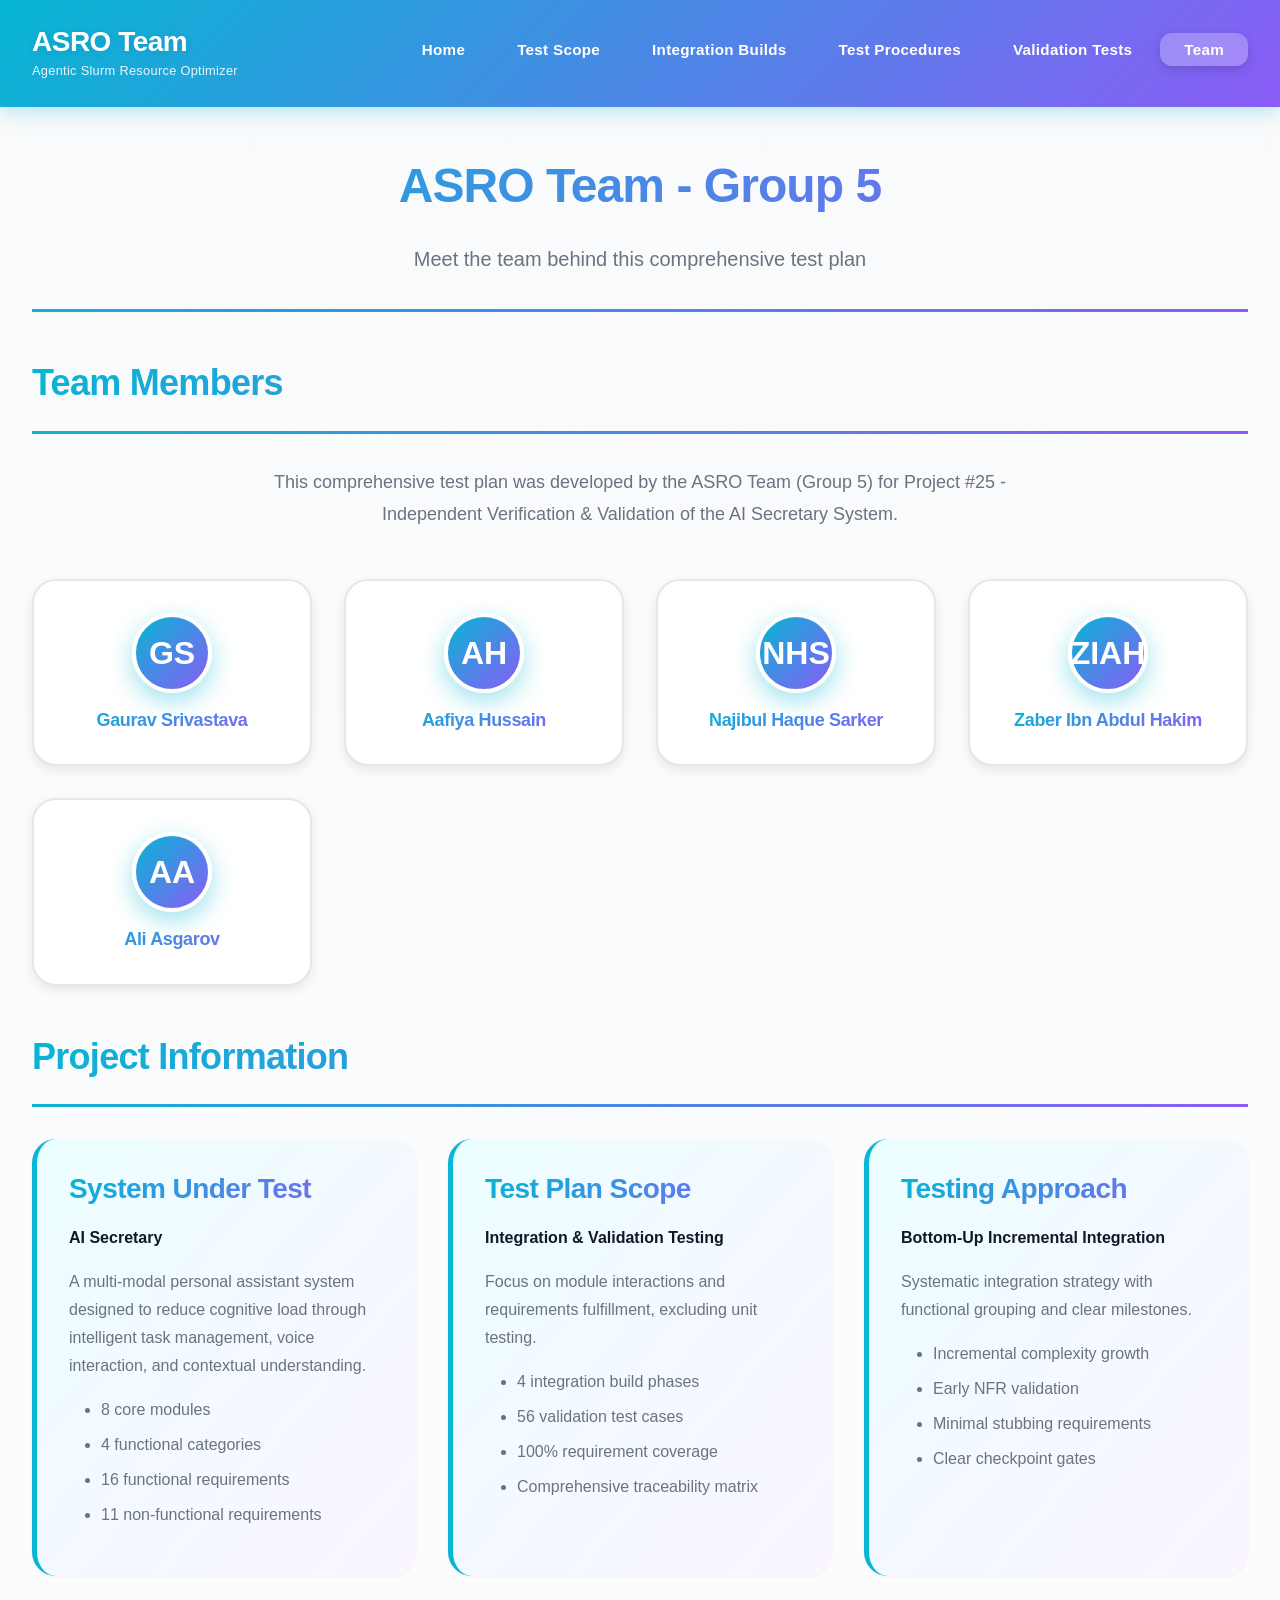
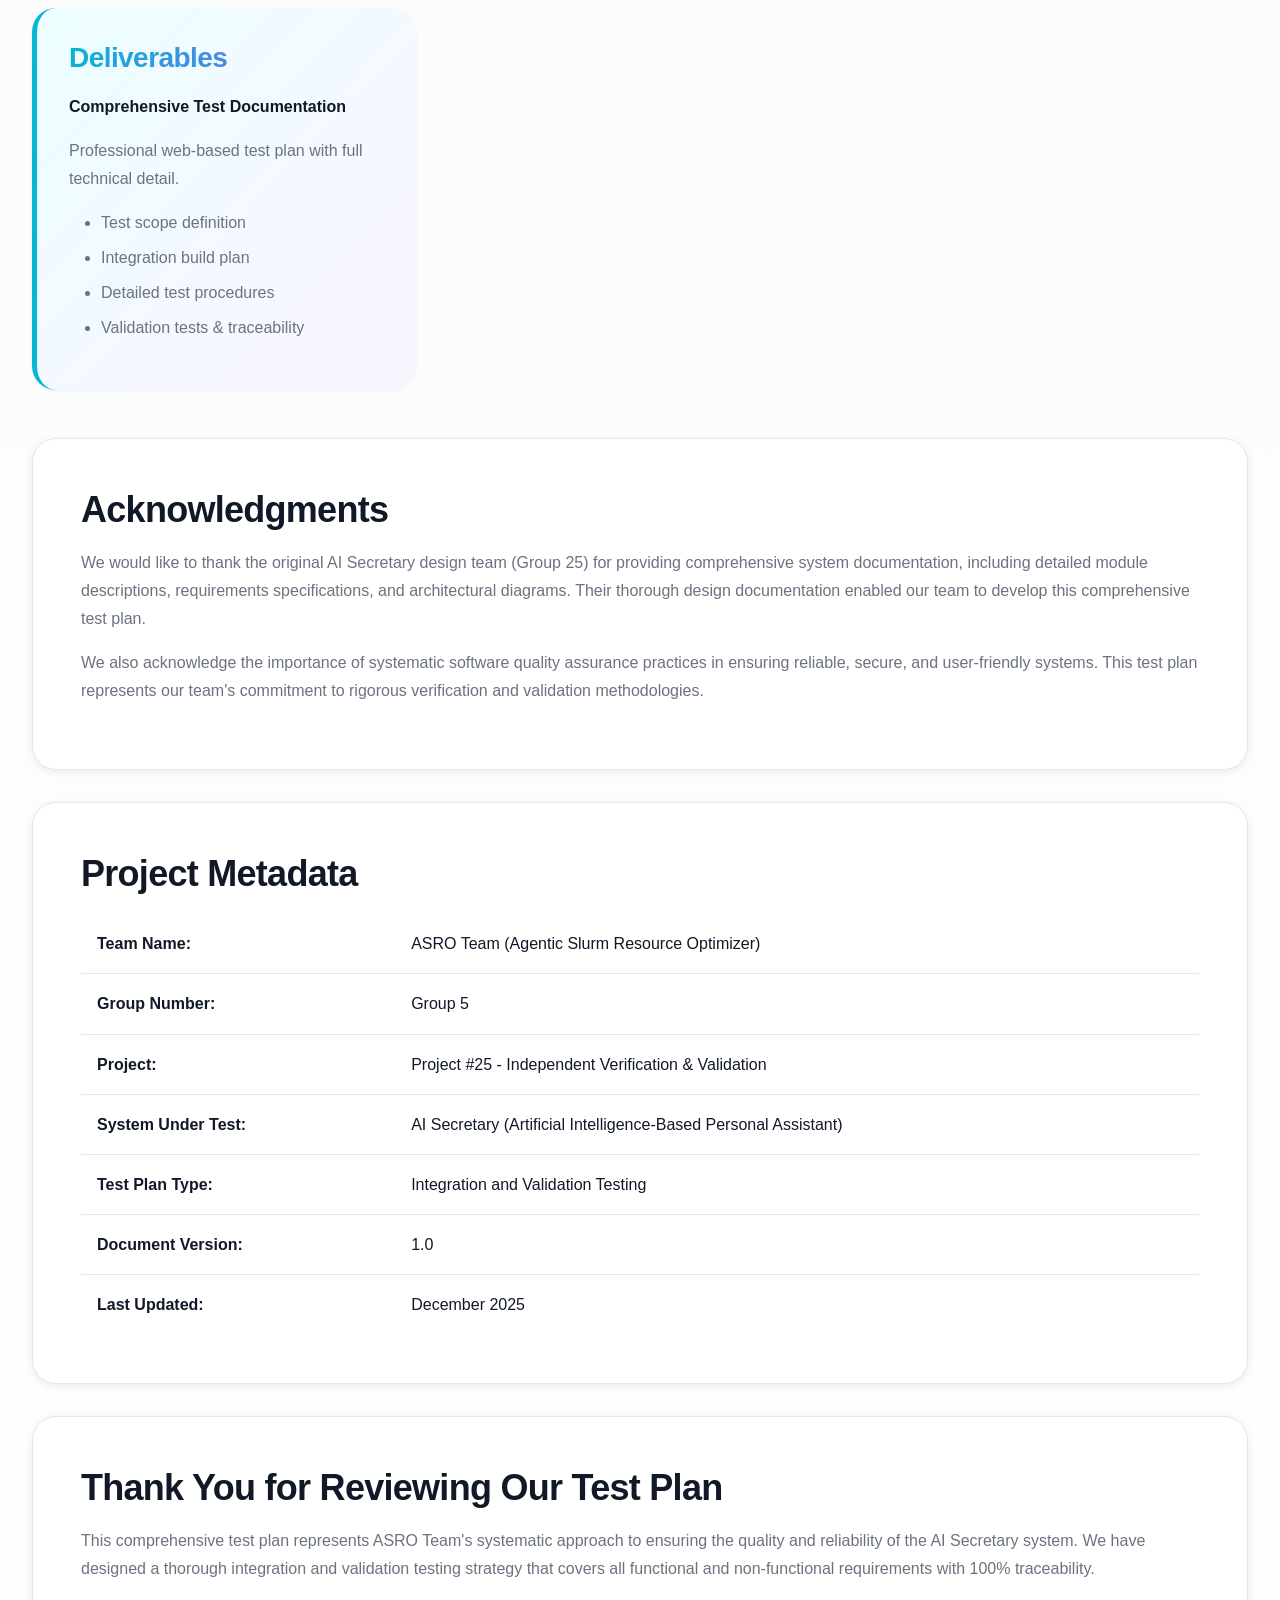
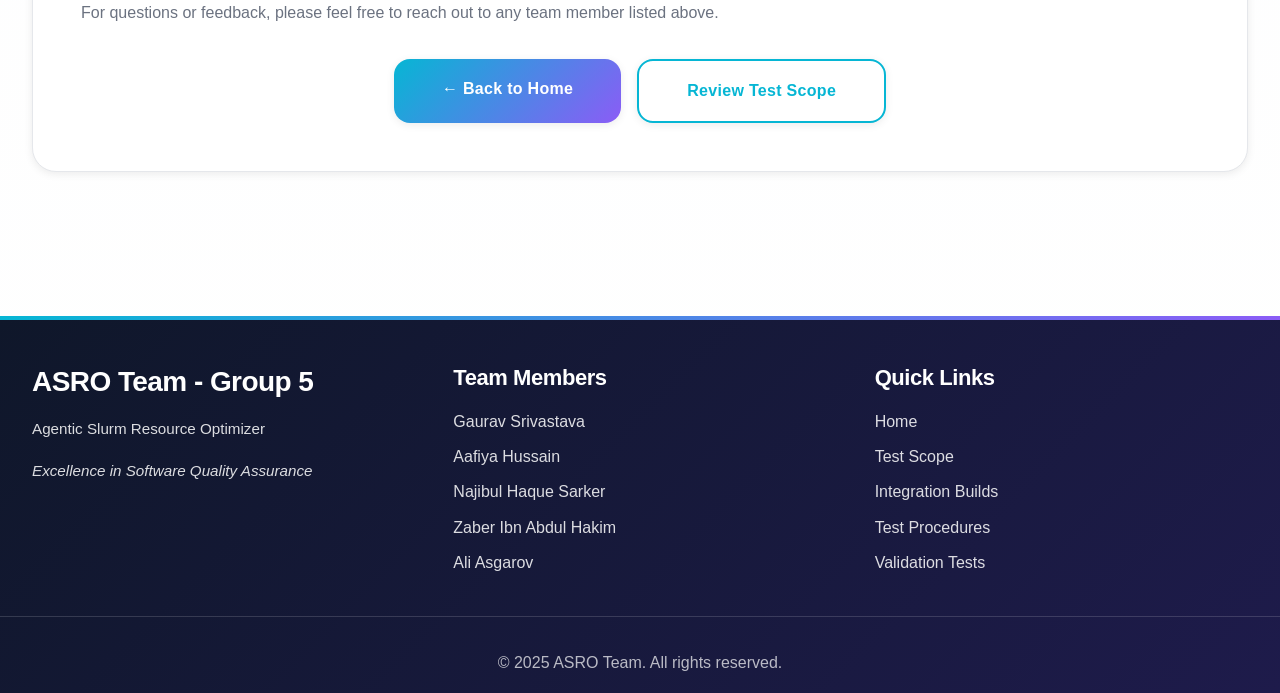
<file: team.html>
<!DOCTYPE html>
<html lang="en">
<head>
    <meta charset="UTF-8">
    <meta name="viewport" content="width=device-width, initial-scale=1.0">
    <title>Team - AI Secretary Test Plan | ASRO Team</title>
    <link rel="stylesheet" href="styles.css">
</head>
<body>
    <nav class="navbar">
        <div class="nav-container">
            <a href="index.html" class="nav-brand">
                <h1>ASRO Team</h1>
                <p class="subtitle">Agentic Slurm Resource Optimizer</p>
            </a>
            <ul class="nav-menu">
                <li><a href="index.html">Home</a></li>
                <li><a href="test-scope.html">Test Scope</a></li>
                <li><a href="integration-builds.html">Integration Builds</a></li>
                <li><a href="test-procedures.html">Test Procedures</a></li>
                <li><a href="validation-tests.html">Validation Tests</a></li>
                <li><a href="team.html" class="active">Team</a></li>
            </ul>
        </div>
    </nav>

    <main class="container page-content">
        <div class="page-header">
            <h1>ASRO Team - Group 5</h1>
            <p class="page-description">
                Meet the team behind this comprehensive test plan
            </p>
        </div>

        <section class="team-members-section">
            <h2 class="section-title">Team Members</h2>
            <p class="team-intro-text">
                This comprehensive test plan was developed by the ASRO Team (Group 5) for Project #25 -
                Independent Verification & Validation of the AI Secretary System.
            </p>
            <div class="team-names-grid">
                <div class="team-name-card">
                    <div class="member-avatar-simple">GS</div>
                    <h3>Gaurav Srivastava</h3>
                </div>
                <div class="team-name-card">
                    <div class="member-avatar-simple">AH</div>
                    <h3>Aafiya Hussain</h3>
                </div>
                <div class="team-name-card">
                    <div class="member-avatar-simple">NHS</div>
                    <h3>Najibul Haque Sarker</h3>
                </div>
                <div class="team-name-card">
                    <div class="member-avatar-simple">ZIAH</div>
                    <h3>Zaber Ibn Abdul Hakim</h3>
                </div>
                <div class="team-name-card">
                    <div class="member-avatar-simple">AA</div>
                    <h3>Ali Asgarov</h3>
                </div>
            </div>
        </section>

        <section class="project-details-section">
            <h2 class="section-title">Project Information</h2>
            <div class="project-info-grid">
                <div class="info-card">
                    <h3>System Under Test</h3>
                    <p><strong>AI Secretary</strong></p>
                    <p>A multi-modal personal assistant system designed to reduce cognitive load through intelligent
                       task management, voice interaction, and contextual understanding.</p>
                    <ul>
                        <li>8 core modules</li>
                        <li>4 functional categories</li>
                        <li>16 functional requirements</li>
                        <li>11 non-functional requirements</li>
                    </ul>
                </div>

                <div class="info-card">
                    <h3>Test Plan Scope</h3>
                    <p><strong>Integration & Validation Testing</strong></p>
                    <p>Focus on module interactions and requirements fulfillment, excluding unit testing.</p>
                    <ul>
                        <li>4 integration build phases</li>
                        <li>56 validation test cases</li>
                        <li>100% requirement coverage</li>
                        <li>Comprehensive traceability matrix</li>
                    </ul>
                </div>

                <div class="info-card">
                    <h3>Testing Approach</h3>
                    <p><strong>Bottom-Up Incremental Integration</strong></p>
                    <p>Systematic integration strategy with functional grouping and clear milestones.</p>
                    <ul>
                        <li>Incremental complexity growth</li>
                        <li>Early NFR validation</li>
                        <li>Minimal stubbing requirements</li>
                        <li>Clear checkpoint gates</li>
                    </ul>
                </div>

                <div class="info-card">
                    <h3>Deliverables</h3>
                    <p><strong>Comprehensive Test Documentation</strong></p>
                    <p>Professional web-based test plan with full technical detail.</p>
                    <ul>
                        <li>Test scope definition</li>
                        <li>Integration build plan</li>
                        <li>Detailed test procedures</li>
                        <li>Validation tests & traceability</li>
                    </ul>
                </div>
            </div>
        </section>

        <section class="acknowledgments-section">
            <div class="content-card">
                <h2>Acknowledgments</h2>
                <p>
                    We would like to thank the original AI Secretary design team (Group 25) for providing comprehensive
                    system documentation, including detailed module descriptions, requirements specifications,
                    and architectural diagrams. Their thorough design documentation enabled our team to develop
                    this comprehensive test plan.
                </p>
                <p>
                    We also acknowledge the importance of systematic software quality assurance practices in
                    ensuring reliable, secure, and user-friendly systems. This test plan represents our team's
                    commitment to rigorous verification and validation methodologies.
                </p>
            </div>
        </section>

        <section class="contact-section">
            <div class="content-card">
                <h2>Project Metadata</h2>
                <table class="metadata-table">
                    <tr>
                        <td><strong>Team Name:</strong></td>
                        <td>ASRO Team (Agentic Slurm Resource Optimizer)</td>
                    </tr>
                    <tr>
                        <td><strong>Group Number:</strong></td>
                        <td>Group 5</td>
                    </tr>
                    <tr>
                        <td><strong>Project:</strong></td>
                        <td>Project #25 - Independent Verification & Validation</td>
                    </tr>
                    <tr>
                        <td><strong>System Under Test:</strong></td>
                        <td>AI Secretary (Artificial Intelligence-Based Personal Assistant)</td>
                    </tr>
                    <tr>
                        <td><strong>Test Plan Type:</strong></td>
                        <td>Integration and Validation Testing</td>
                    </tr>
                    <tr>
                        <td><strong>Document Version:</strong></td>
                        <td>1.0</td>
                    </tr>
                    <tr>
                        <td><strong>Last Updated:</strong></td>
                        <td>December 2025</td>
                    </tr>
                </table>
            </div>
        </section>

        <section class="navigation-final">
            <div class="content-card final-message">
                <h2>Thank You for Reviewing Our Test Plan</h2>
                <p>
                    This comprehensive test plan represents ASRO Team's systematic approach to ensuring the quality
                    and reliability of the AI Secretary system. We have designed a thorough integration and validation
                    testing strategy that covers all functional and non-functional requirements with 100% traceability.
                </p>
                <p>
                    For questions or feedback, please feel free to reach out to any team member listed above.
                </p>
                <div class="button-group">
                    <a href="index.html" class="btn btn-primary">← Back to Home</a>
                    <a href="test-scope.html" class="btn btn-secondary">Review Test Scope</a>
                </div>
            </div>
        </section>
    </main>

    <footer class="footer">
        <div class="footer-content">
            <div class="footer-section">
                <h3>ASRO Team - Group 5</h3>
                <p>Agentic Slurm Resource Optimizer</p>
                <p class="footer-tagline">Excellence in Software Quality Assurance</p>
            </div>
            <div class="footer-section">
                <h4>Team Members</h4>
                <ul>
                    <li>Gaurav Srivastava</li>
                    <li>Aafiya Hussain</li>
                    <li>Najibul Haque Sarker</li>
                    <li>Zaber Ibn Abdul Hakim</li>
                    <li>Ali Asgarov</li>
                </ul>
            </div>
            <div class="footer-section">
                <h4>Quick Links</h4>
                <ul>
                    <li><a href="index.html">Home</a></li>
                    <li><a href="test-scope.html">Test Scope</a></li>
                    <li><a href="integration-builds.html">Integration Builds</a></li>
                    <li><a href="test-procedures.html">Test Procedures</a></li>
                    <li><a href="validation-tests.html">Validation Tests</a></li>
                </ul>
            </div>
        </div>
        <div class="footer-bottom">
            <p>&copy; 2025 ASRO Team. All rights reserved.</p>
        </div>
    </footer>

    <script src="script.js"></script>
</body>
</html>
</file>
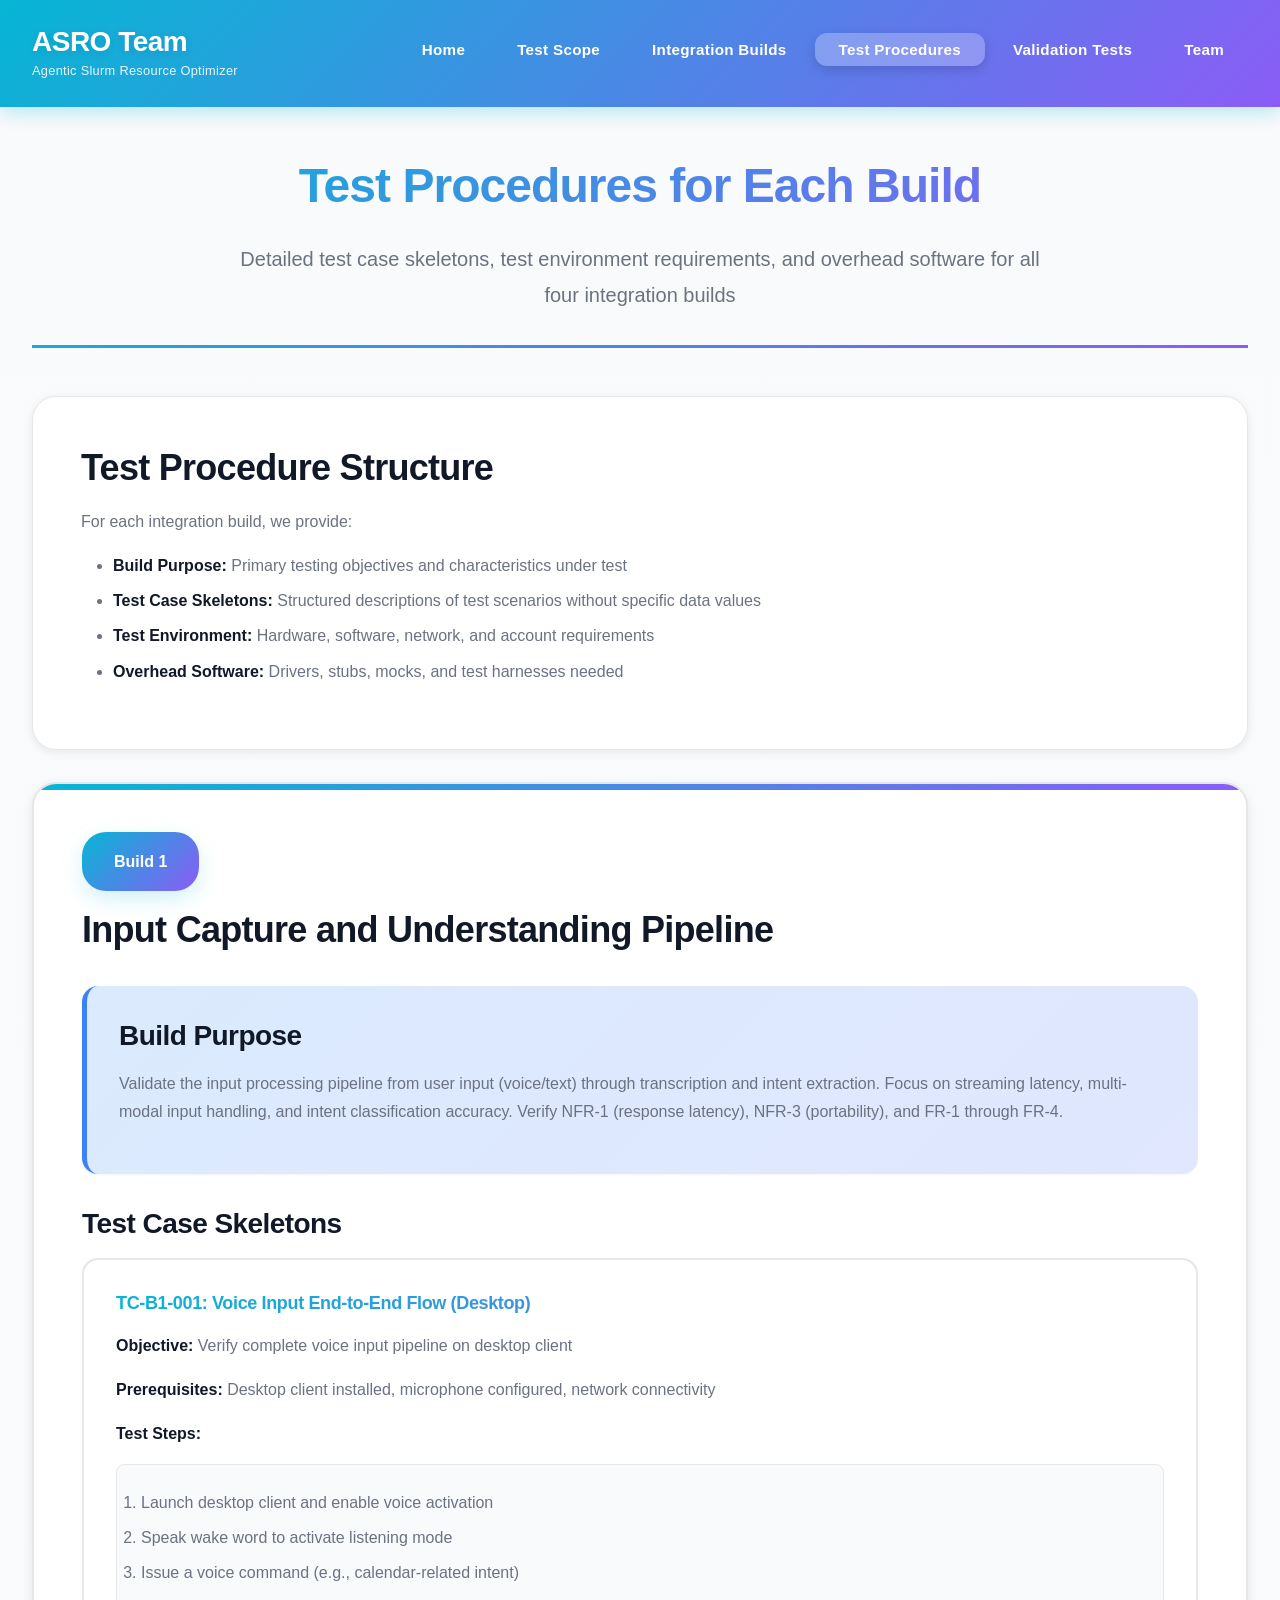
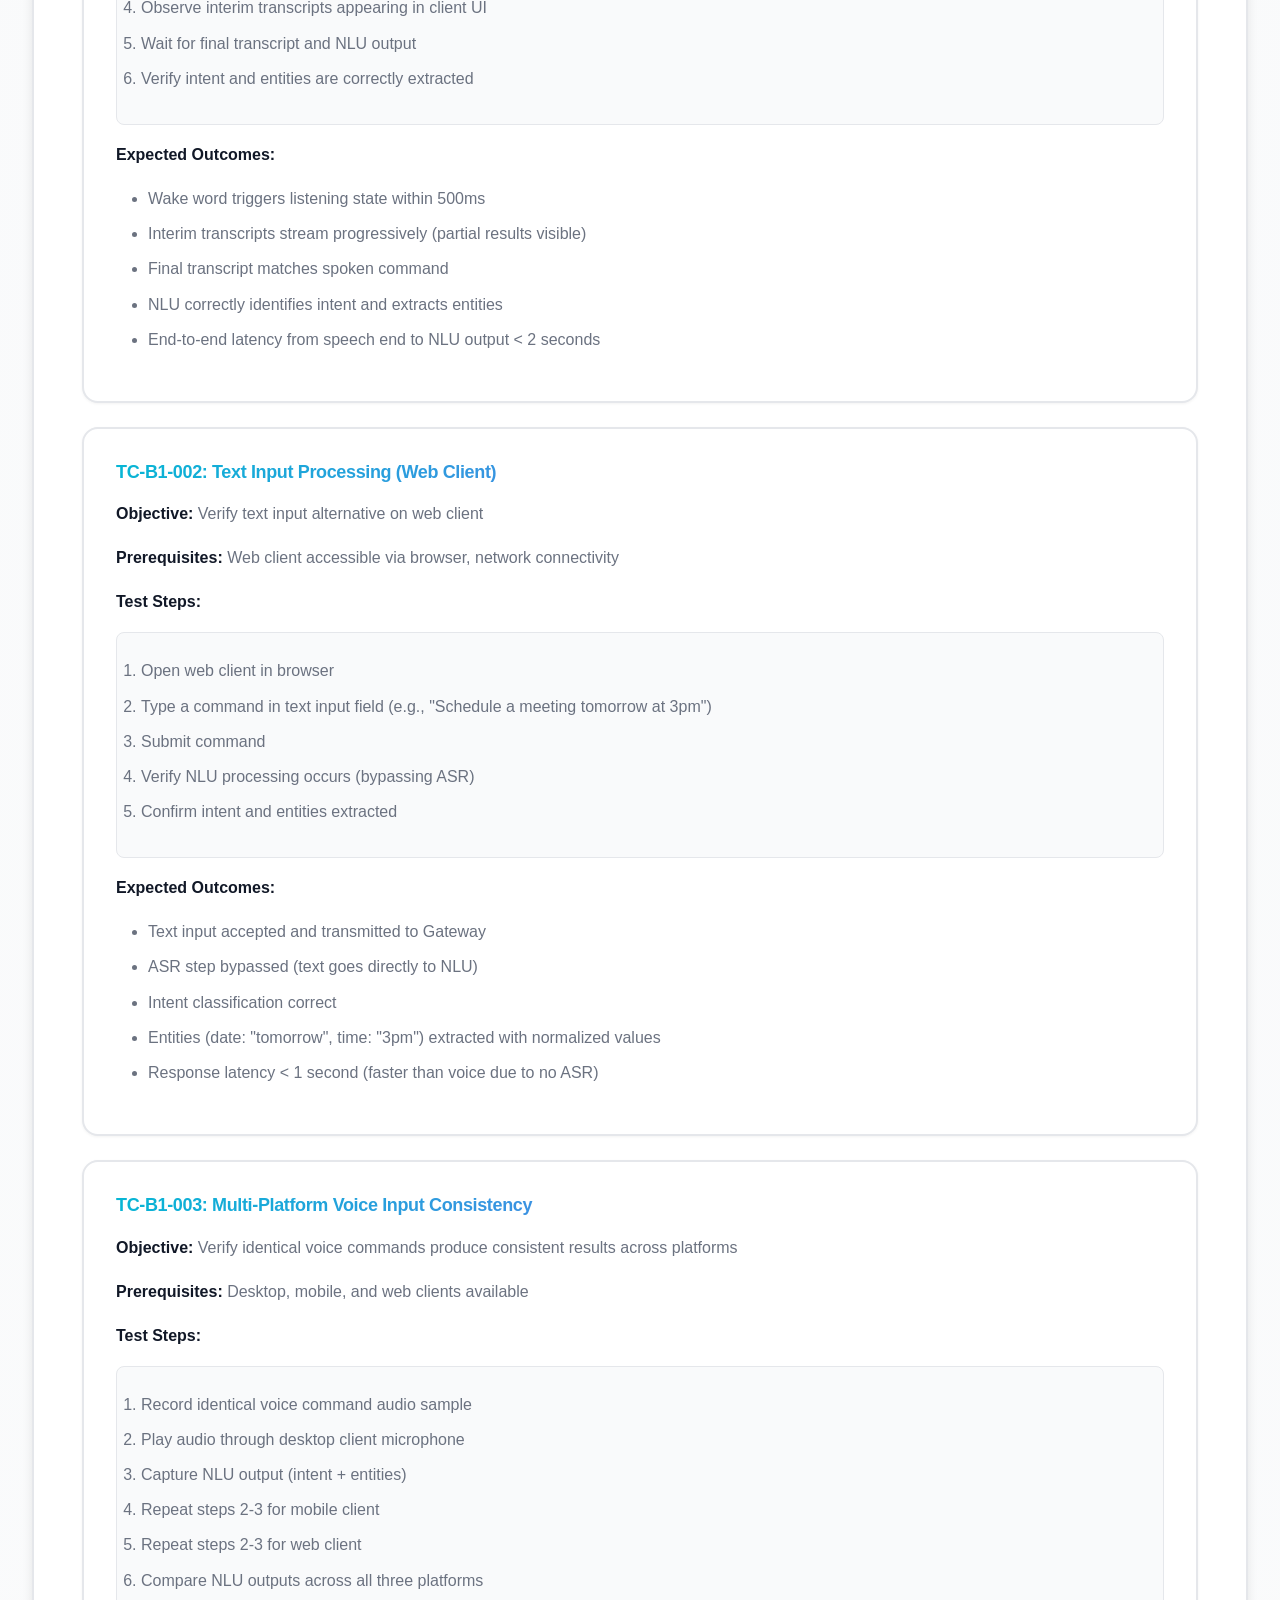
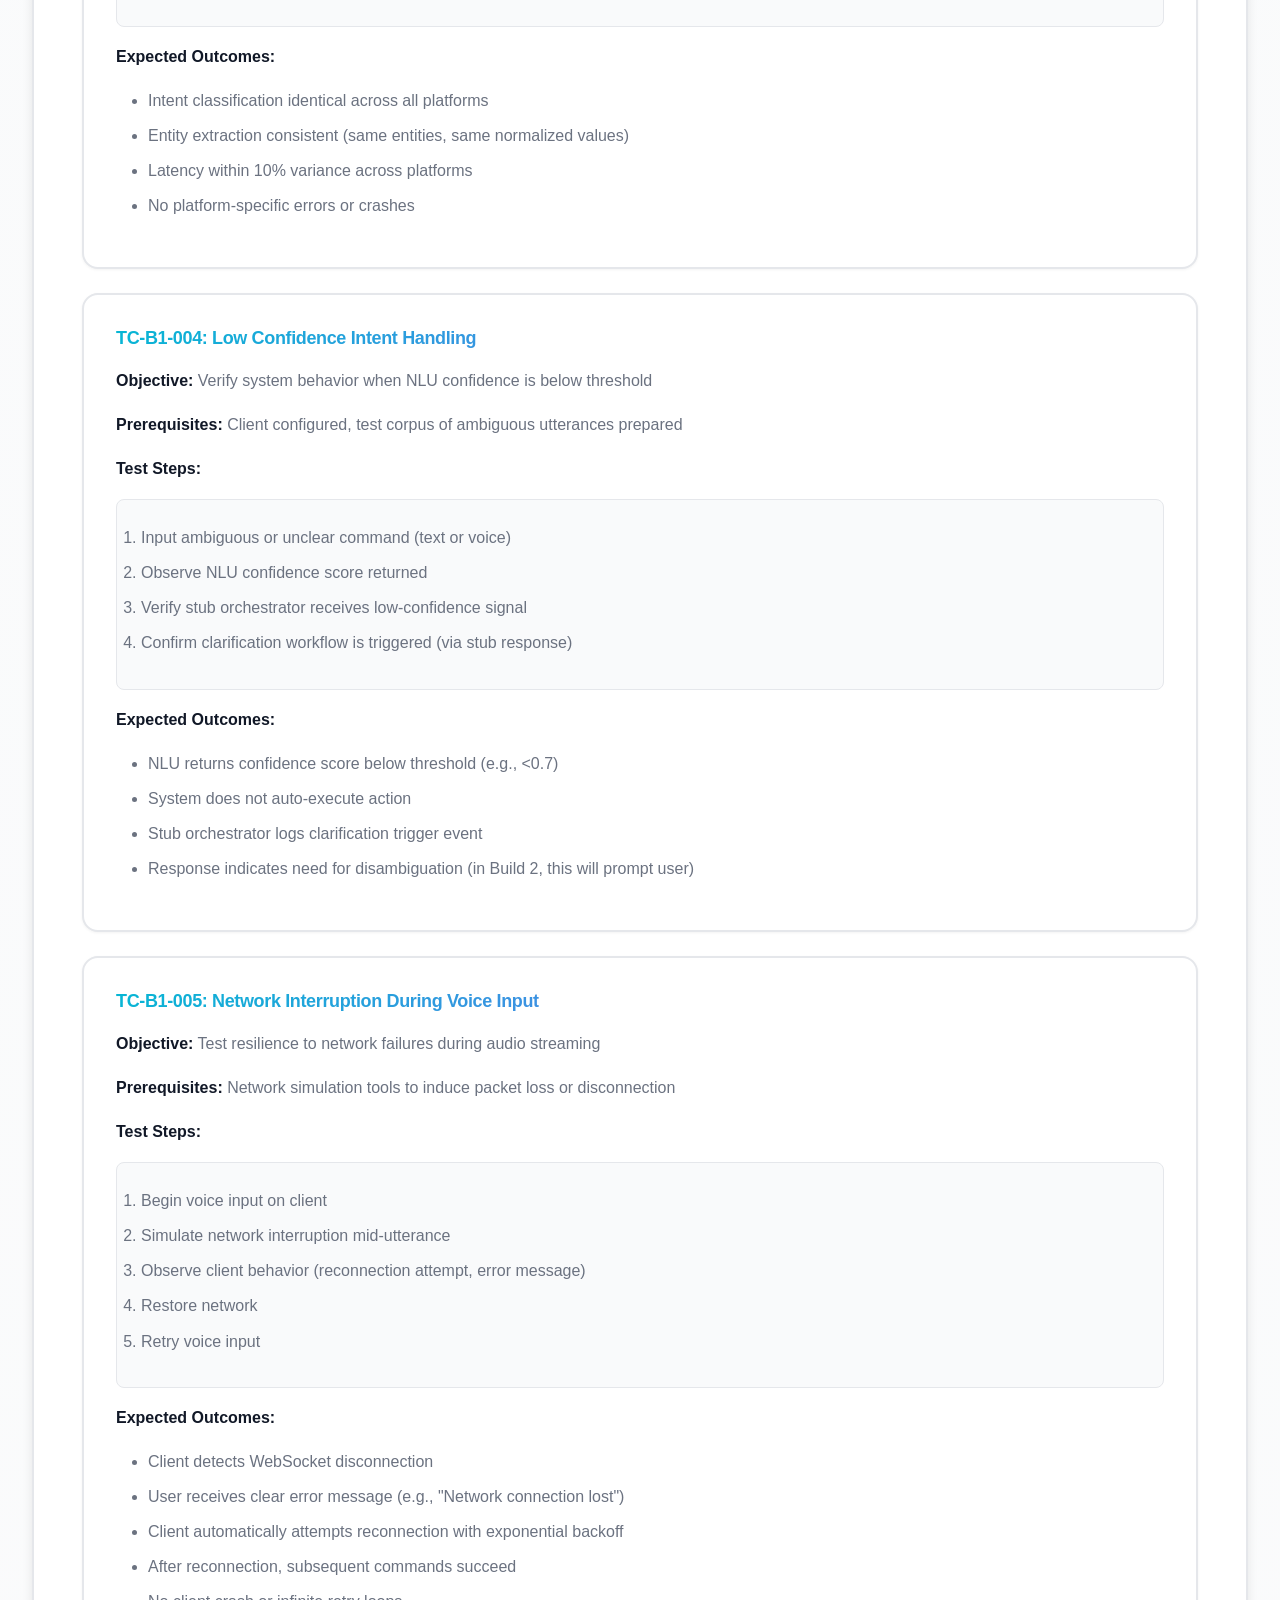
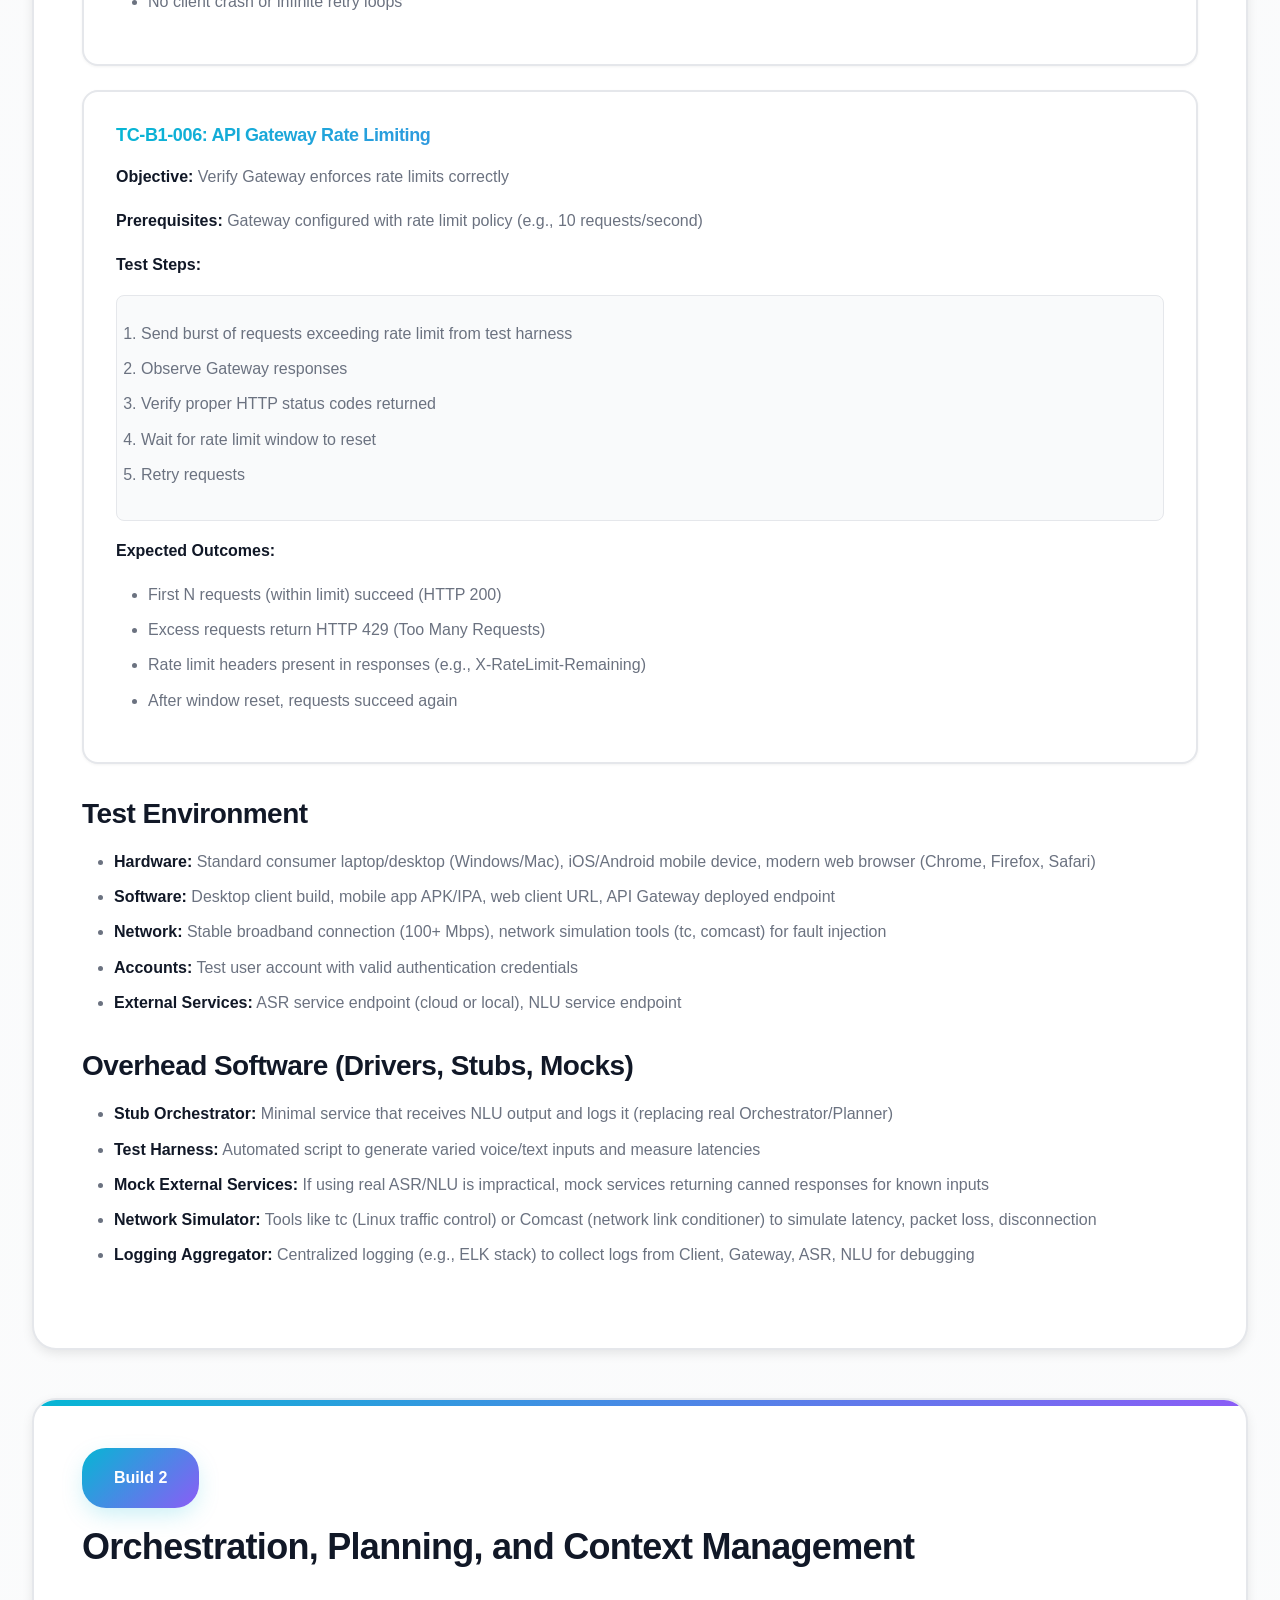
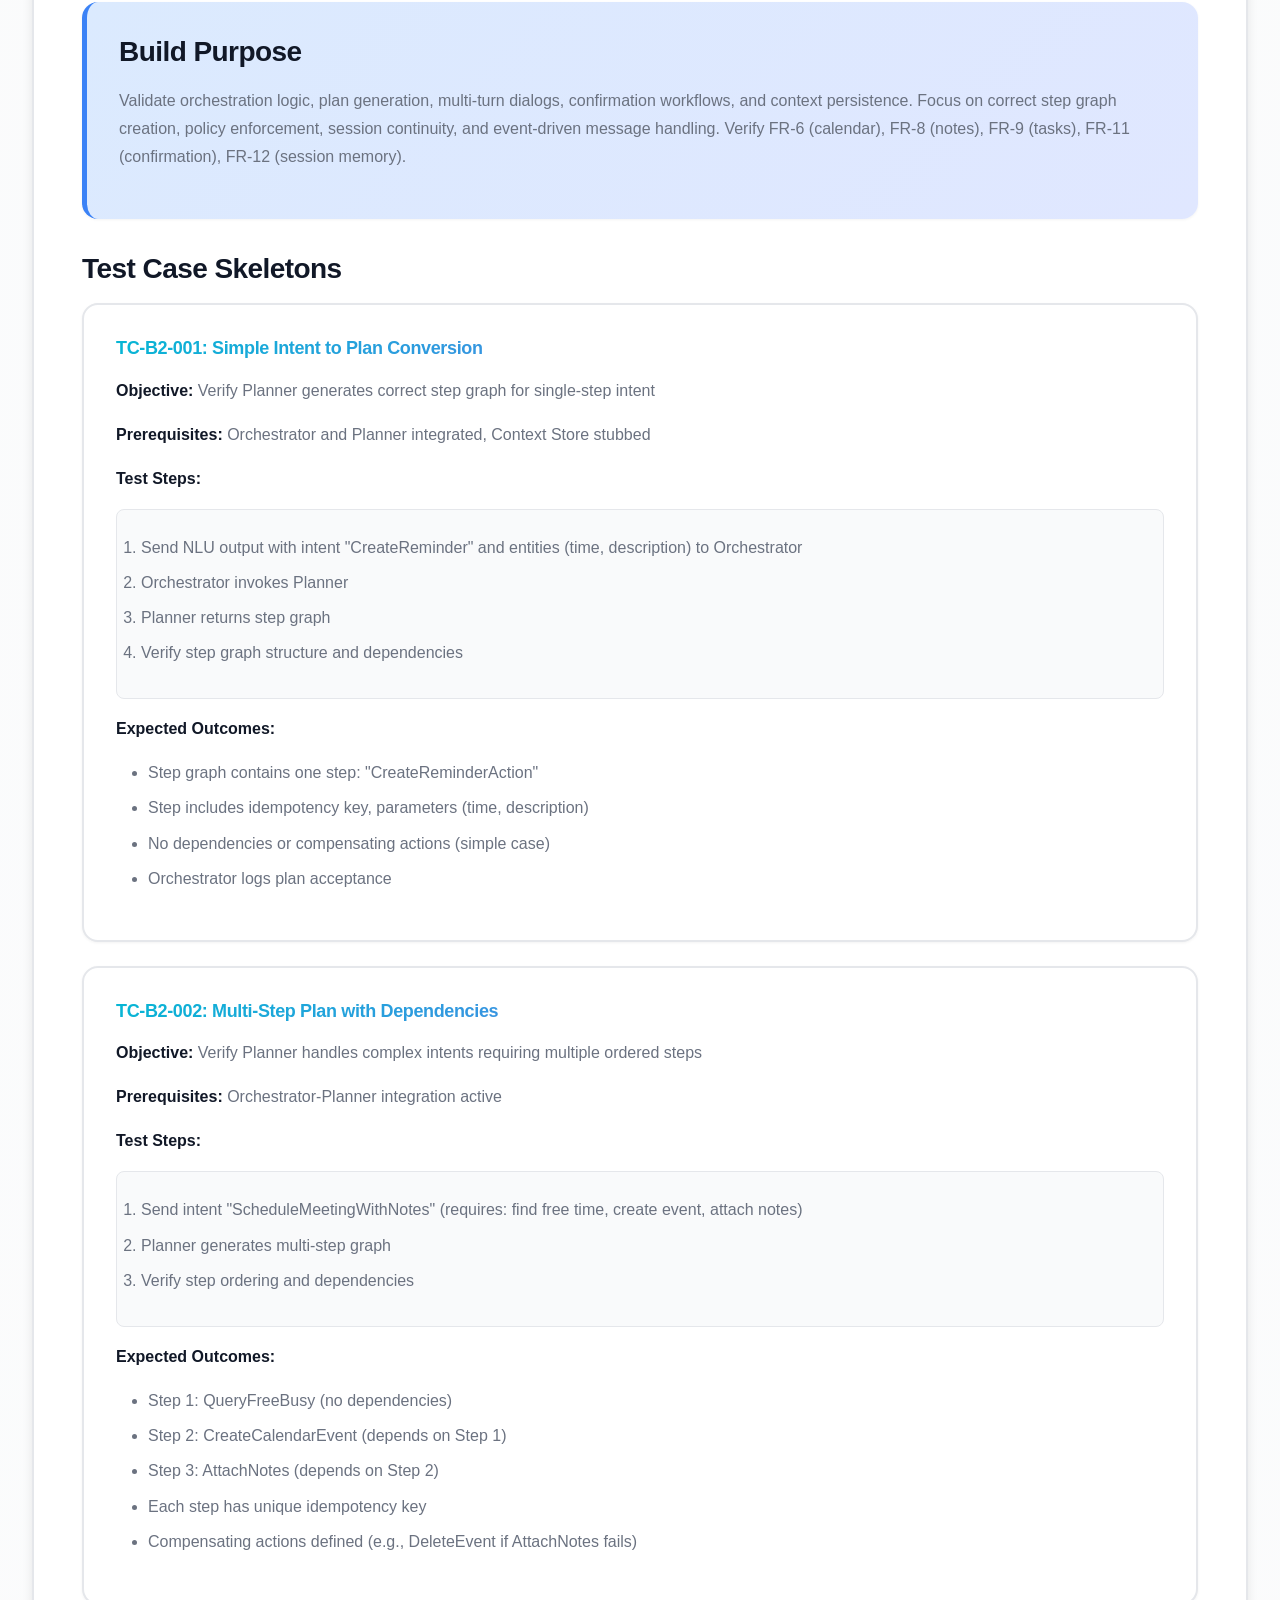
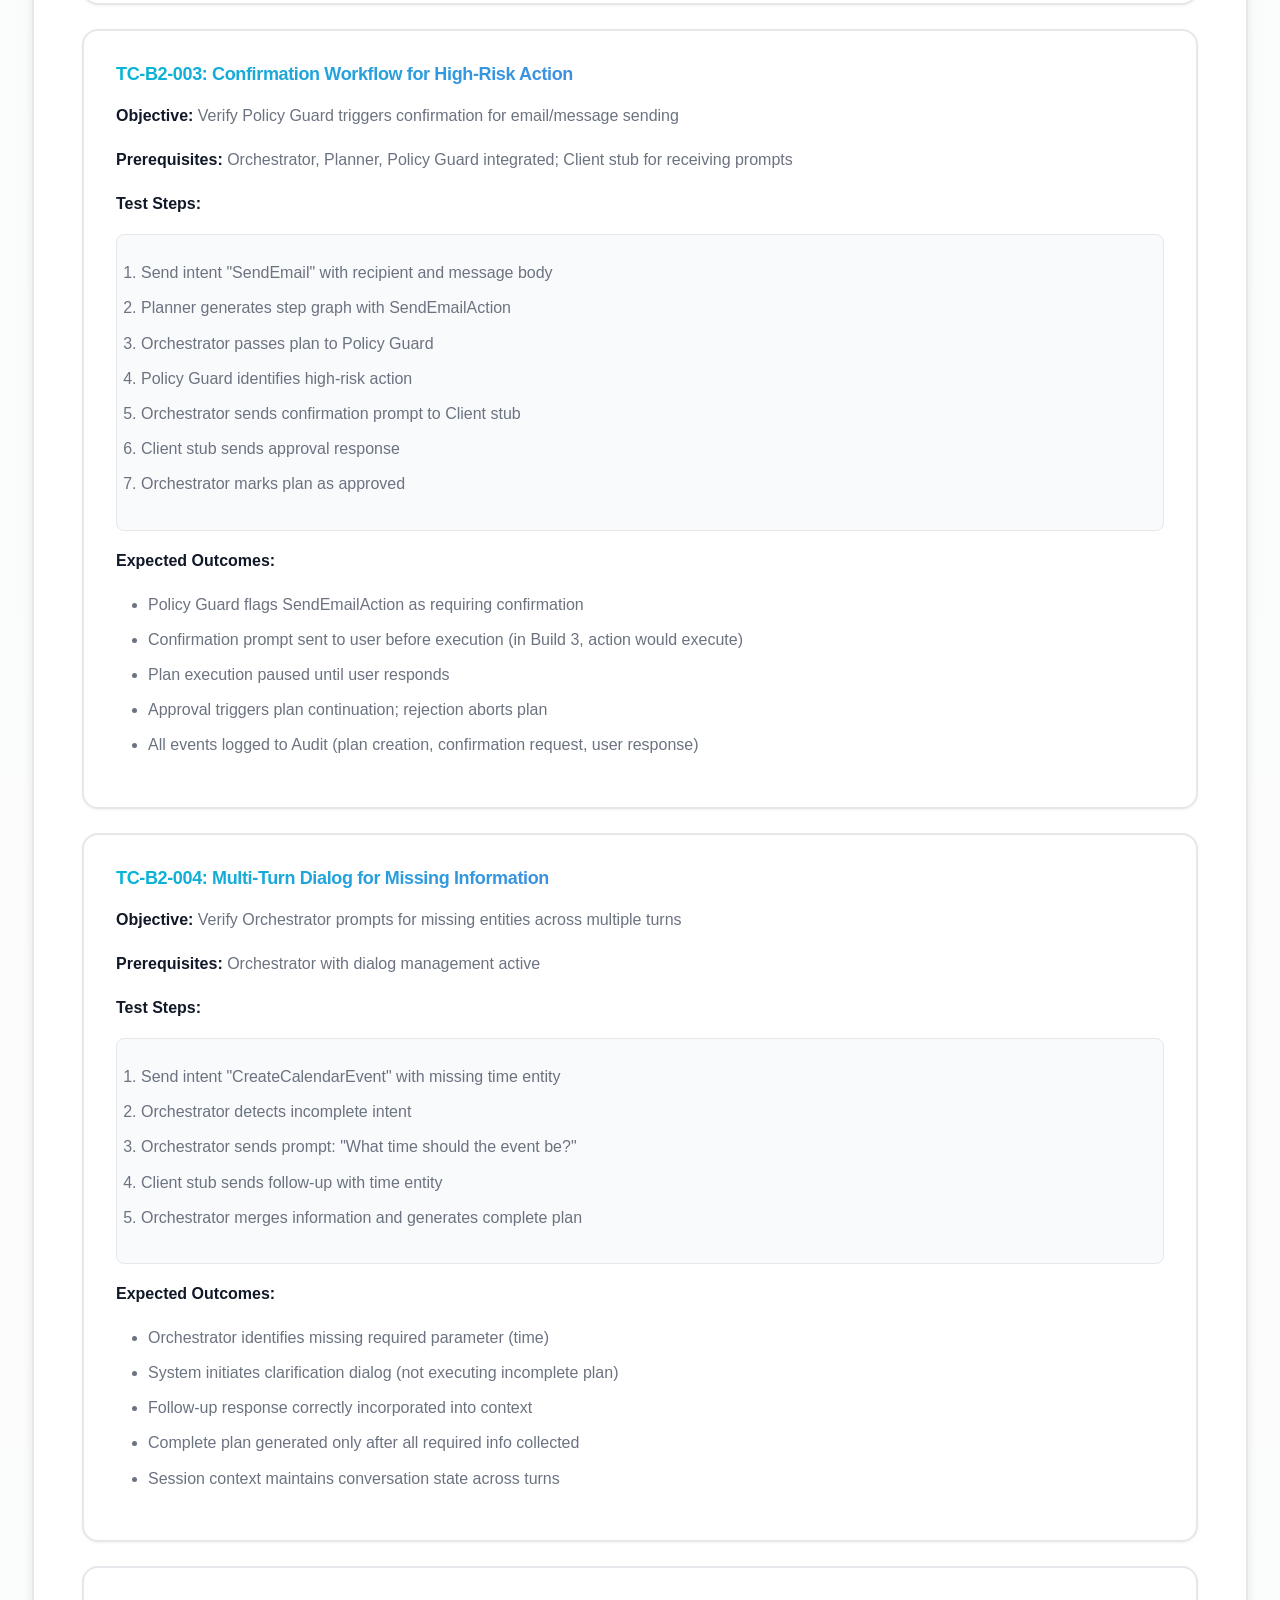
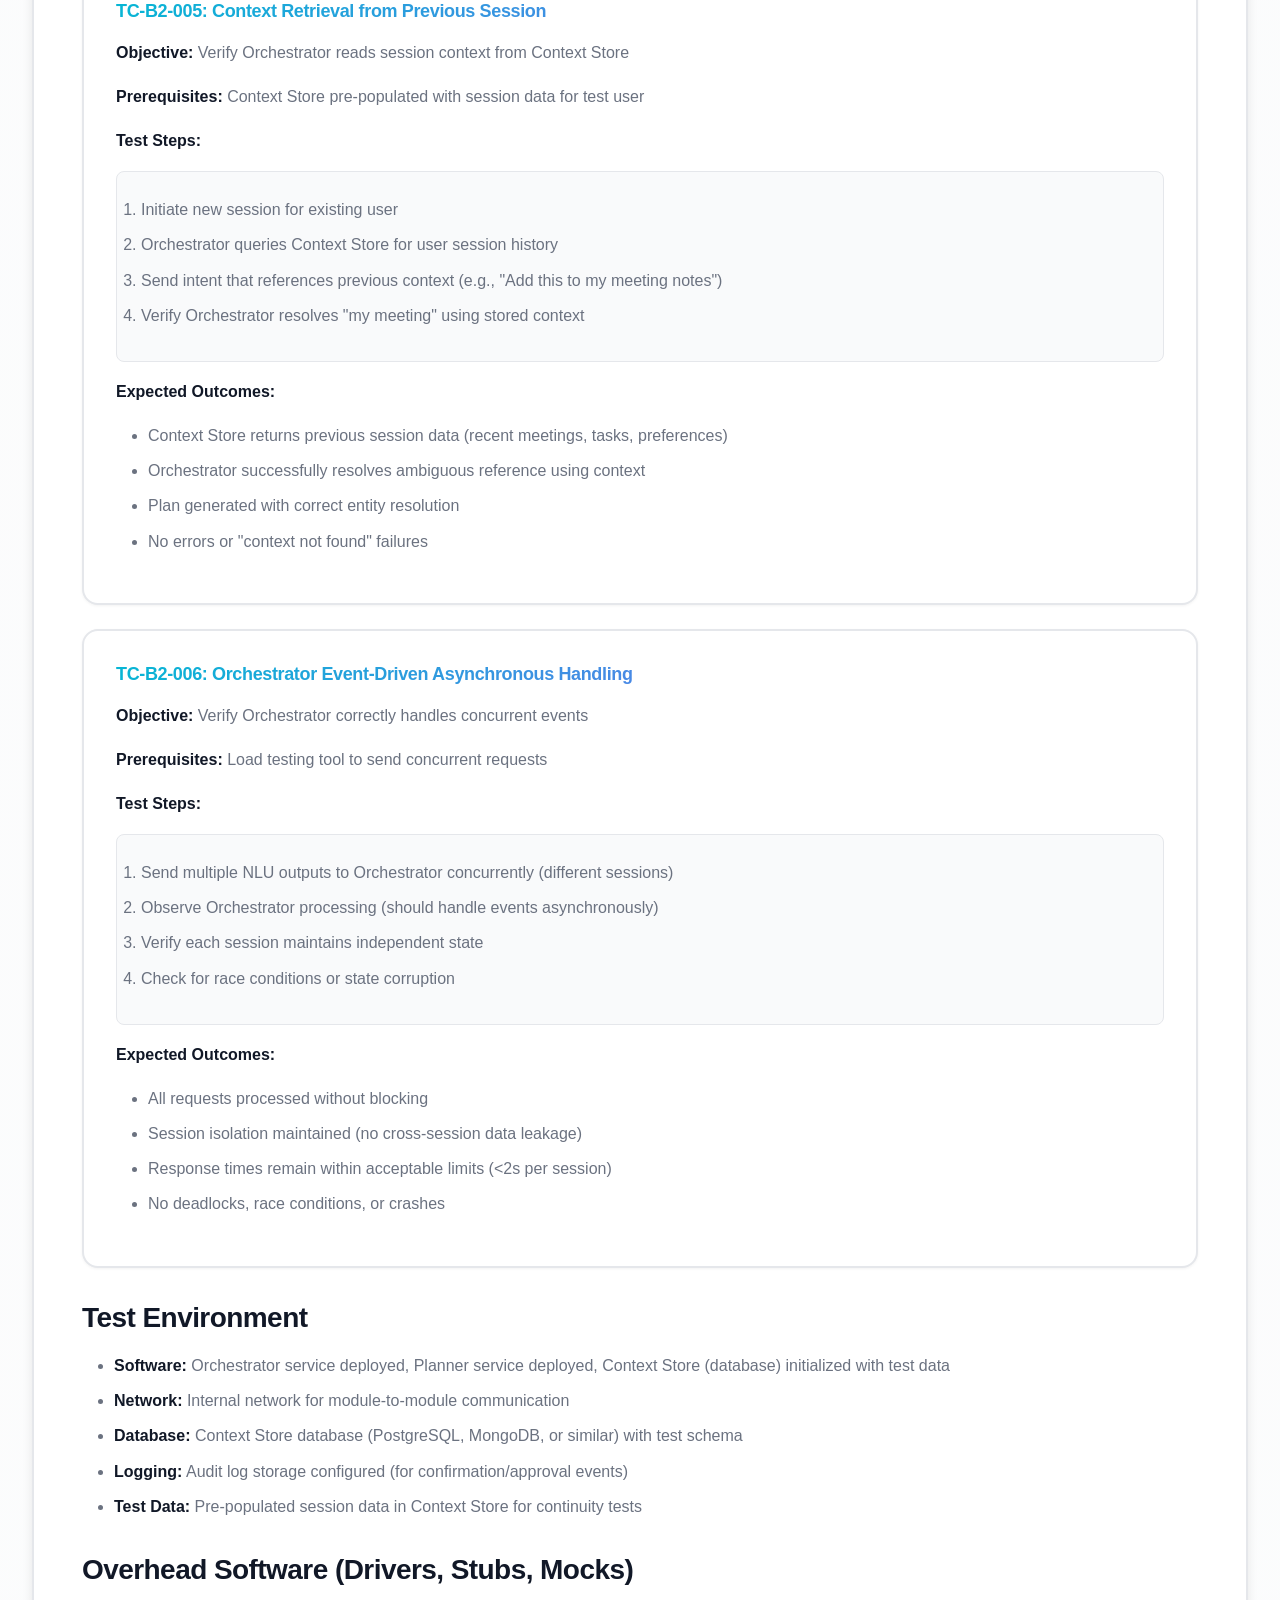
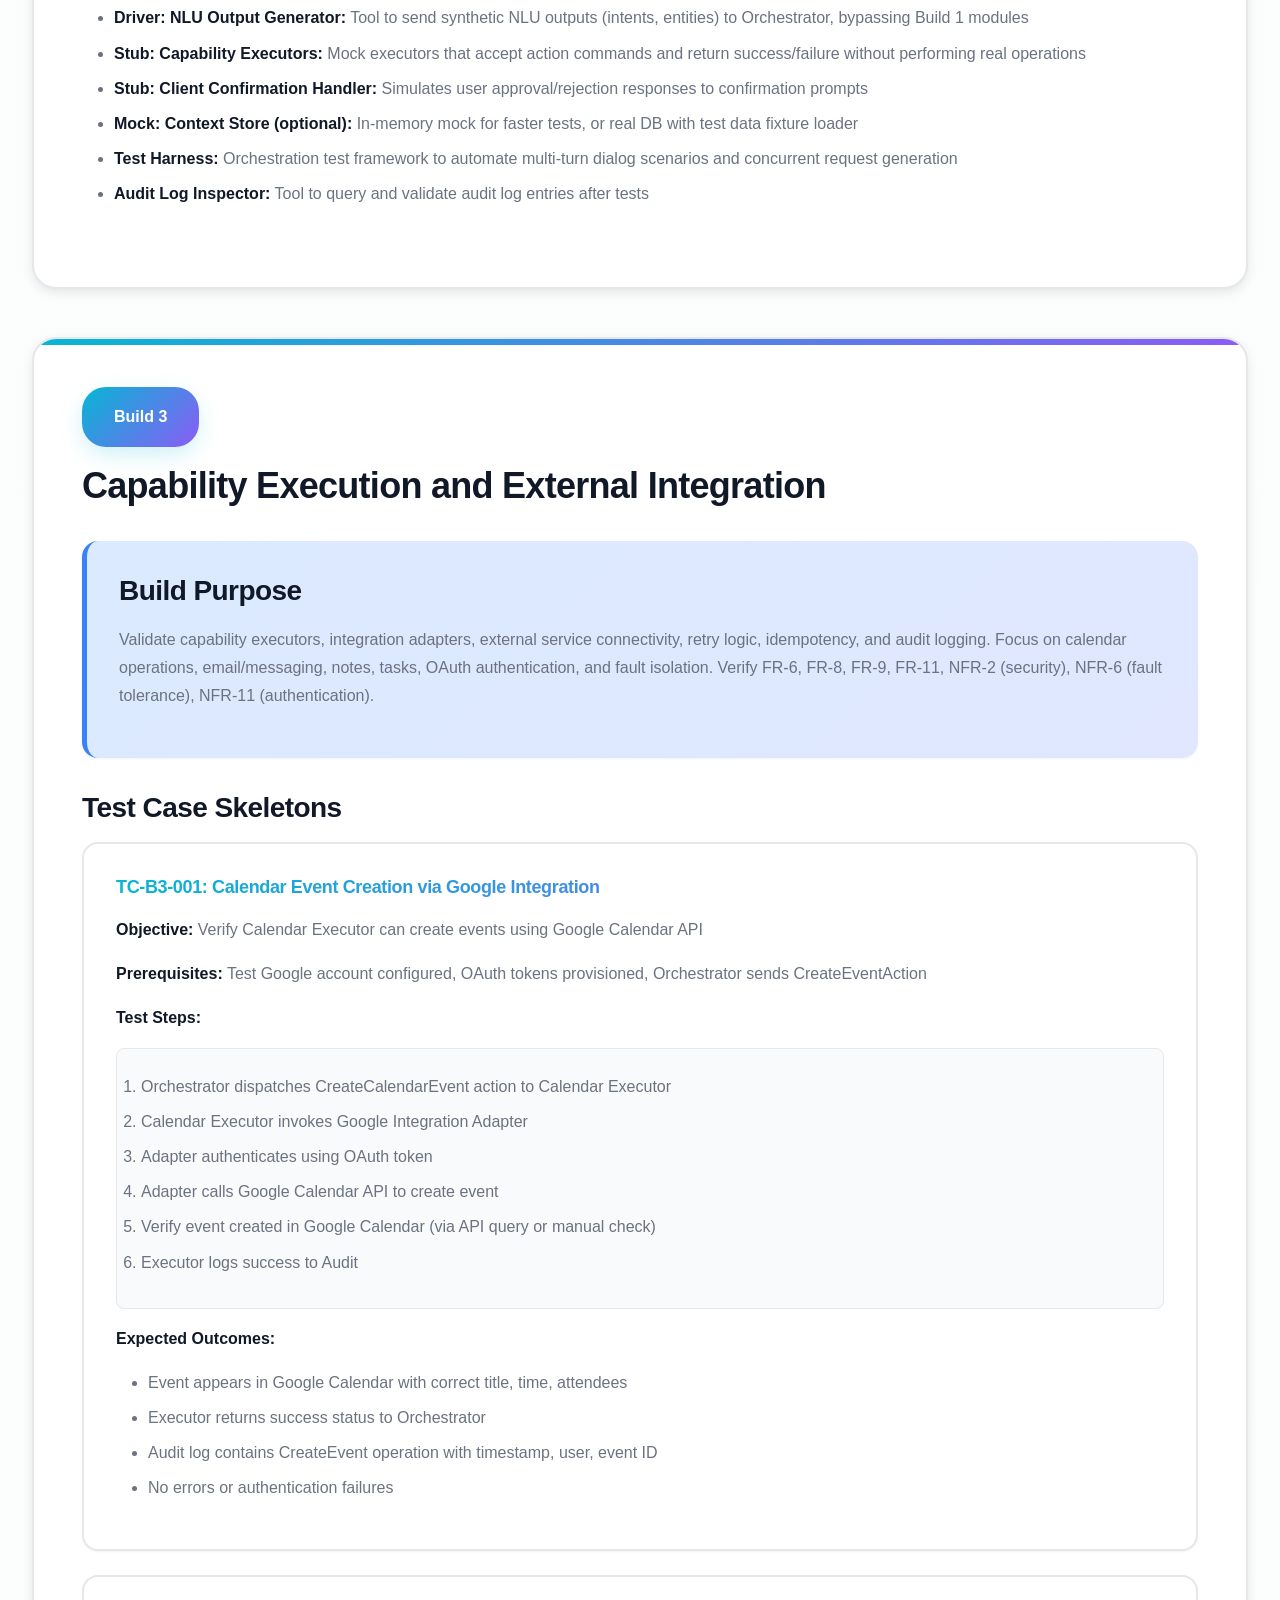
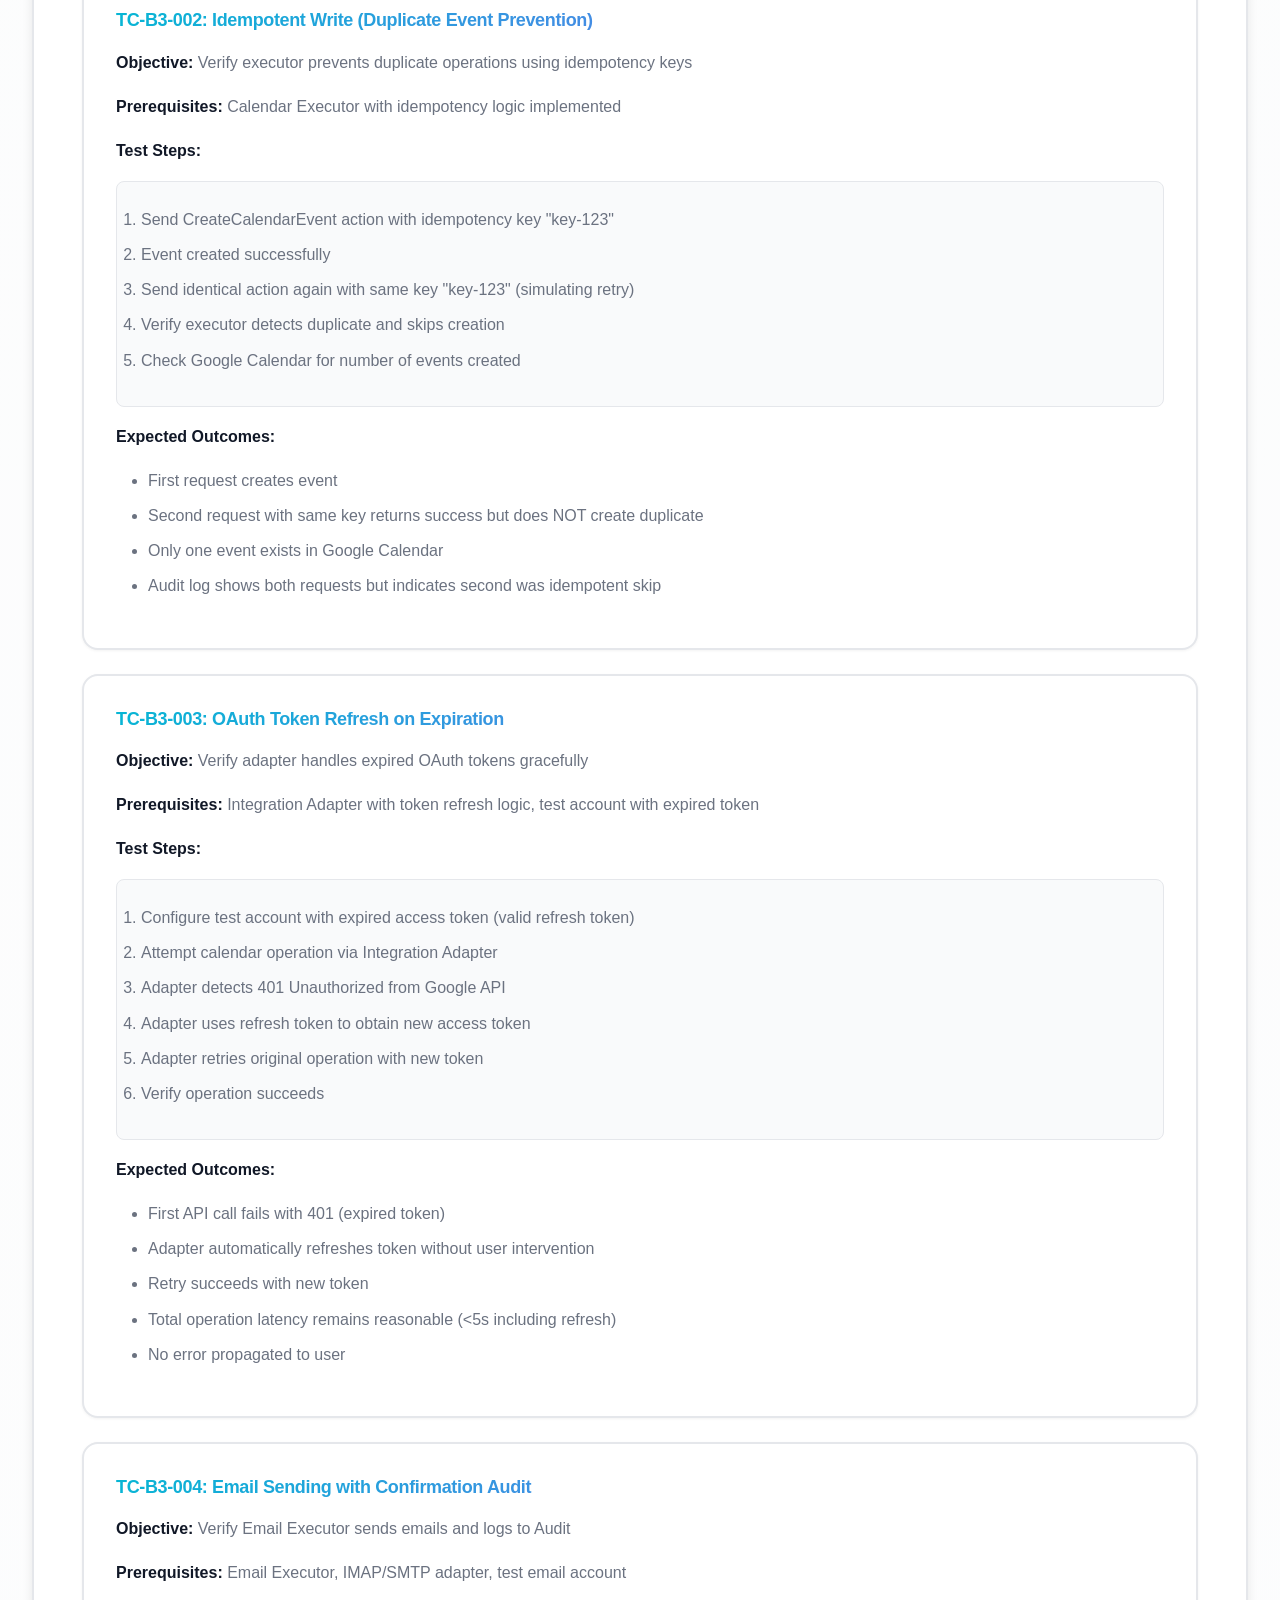
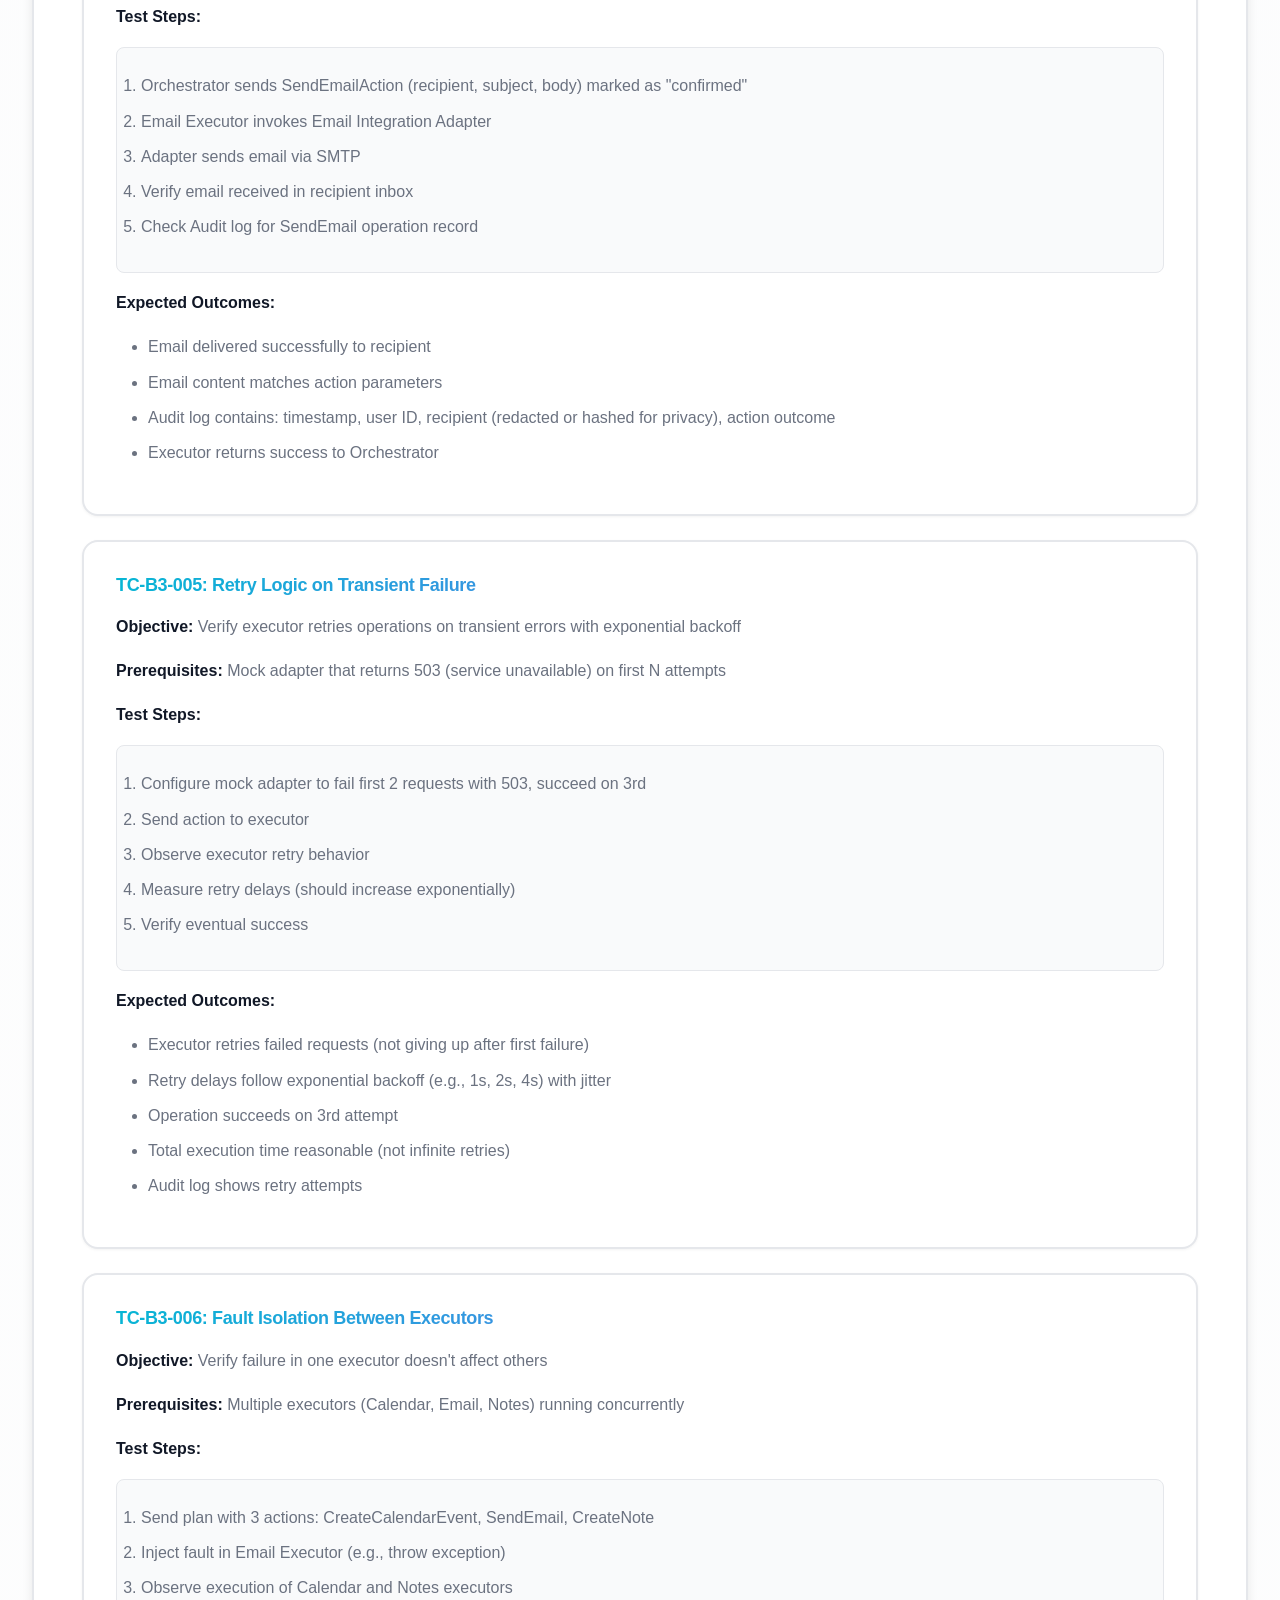
<file: test-procedures.html>
<!DOCTYPE html>
<html lang="en">
<head>
    <meta charset="UTF-8">
    <meta name="viewport" content="width=device-width, initial-scale=1.0">
    <title>Test Procedures - AI Secretary Test Plan | ASRO Team</title>
    <link rel="stylesheet" href="styles.css">
</head>
<body>
    <nav class="navbar">
        <div class="nav-container">
            <a href="index.html" class="nav-brand">
                <h1>ASRO Team</h1>
                <p class="subtitle">Agentic Slurm Resource Optimizer</p>
            </a>
            <ul class="nav-menu">
                <li><a href="index.html">Home</a></li>
                <li><a href="test-scope.html">Test Scope</a></li>
                <li><a href="integration-builds.html">Integration Builds</a></li>
                <li><a href="test-procedures.html" class="active">Test Procedures</a></li>
                <li><a href="validation-tests.html">Validation Tests</a></li>
                <li><a href="team.html">Team</a></li>
            </ul>
        </div>
    </nav>

    <main class="container page-content">
        <div class="page-header">
            <h1>Test Procedures for Each Build</h1>
            <p class="page-description">
                Detailed test case skeletons, test environment requirements, and overhead software for all four integration builds
            </p>
        </div>

        <section class="content-card">
            <h2>Test Procedure Structure</h2>
            <p>
                For each integration build, we provide:
            </p>
            <ul>
                <li><strong>Build Purpose:</strong> Primary testing objectives and characteristics under test</li>
                <li><strong>Test Case Skeletons:</strong> Structured descriptions of test scenarios without specific data values</li>
                <li><strong>Test Environment:</strong> Hardware, software, network, and account requirements</li>
                <li><strong>Overhead Software:</strong> Drivers, stubs, mocks, and test harnesses needed</li>
            </ul>
        </section>

        <!-- BUILD 1 -->
        <section class="build-test-section">
            <div class="build-test-header">
                <span class="build-badge">Build 1</span>
                <h2>Input Capture and Understanding Pipeline</h2>
            </div>

            <div class="test-purpose">
                <h3>Build Purpose</h3>
                <p>
                    Validate the input processing pipeline from user input (voice/text) through transcription and
                    intent extraction. Focus on streaming latency, multi-modal input handling, and intent classification
                    accuracy. Verify NFR-1 (response latency), NFR-3 (portability), and FR-1 through FR-4.
                </p>
            </div>

            <div class="test-cases">
                <h3>Test Case Skeletons</h3>

                <div class="test-case">
                    <h4>TC-B1-001: Voice Input End-to-End Flow (Desktop)</h4>
                    <div class="test-case-details">
                        <p><strong>Objective:</strong> Verify complete voice input pipeline on desktop client</p>
                        <p><strong>Prerequisites:</strong> Desktop client installed, microphone configured, network connectivity</p>
                        <p><strong>Test Steps:</strong></p>
                        <ol>
                            <li>Launch desktop client and enable voice activation</li>
                            <li>Speak wake word to activate listening mode</li>
                            <li>Issue a voice command (e.g., calendar-related intent)</li>
                            <li>Observe interim transcripts appearing in client UI</li>
                            <li>Wait for final transcript and NLU output</li>
                            <li>Verify intent and entities are correctly extracted</li>
                        </ol>
                        <p><strong>Expected Outcomes:</strong></p>
                        <ul>
                            <li>Wake word triggers listening state within 500ms</li>
                            <li>Interim transcripts stream progressively (partial results visible)</li>
                            <li>Final transcript matches spoken command</li>
                            <li>NLU correctly identifies intent and extracts entities</li>
                            <li>End-to-end latency from speech end to NLU output &lt; 2 seconds</li>
                        </ul>
                    </div>
                </div>

                <div class="test-case">
                    <h4>TC-B1-002: Text Input Processing (Web Client)</h4>
                    <div class="test-case-details">
                        <p><strong>Objective:</strong> Verify text input alternative on web client</p>
                        <p><strong>Prerequisites:</strong> Web client accessible via browser, network connectivity</p>
                        <p><strong>Test Steps:</strong></p>
                        <ol>
                            <li>Open web client in browser</li>
                            <li>Type a command in text input field (e.g., "Schedule a meeting tomorrow at 3pm")</li>
                            <li>Submit command</li>
                            <li>Verify NLU processing occurs (bypassing ASR)</li>
                            <li>Confirm intent and entities extracted</li>
                        </ol>
                        <p><strong>Expected Outcomes:</strong></p>
                        <ul>
                            <li>Text input accepted and transmitted to Gateway</li>
                            <li>ASR step bypassed (text goes directly to NLU)</li>
                            <li>Intent classification correct</li>
                            <li>Entities (date: "tomorrow", time: "3pm") extracted with normalized values</li>
                            <li>Response latency &lt; 1 second (faster than voice due to no ASR)</li>
                        </ul>
                    </div>
                </div>

                <div class="test-case">
                    <h4>TC-B1-003: Multi-Platform Voice Input Consistency</h4>
                    <div class="test-case-details">
                        <p><strong>Objective:</strong> Verify identical voice commands produce consistent results across platforms</p>
                        <p><strong>Prerequisites:</strong> Desktop, mobile, and web clients available</p>
                        <p><strong>Test Steps:</strong></p>
                        <ol>
                            <li>Record identical voice command audio sample</li>
                            <li>Play audio through desktop client microphone</li>
                            <li>Capture NLU output (intent + entities)</li>
                            <li>Repeat steps 2-3 for mobile client</li>
                            <li>Repeat steps 2-3 for web client</li>
                            <li>Compare NLU outputs across all three platforms</li>
                        </ol>
                        <p><strong>Expected Outcomes:</strong></p>
                        <ul>
                            <li>Intent classification identical across all platforms</li>
                            <li>Entity extraction consistent (same entities, same normalized values)</li>
                            <li>Latency within 10% variance across platforms</li>
                            <li>No platform-specific errors or crashes</li>
                        </ul>
                    </div>
                </div>

                <div class="test-case">
                    <h4>TC-B1-004: Low Confidence Intent Handling</h4>
                    <div class="test-case-details">
                        <p><strong>Objective:</strong> Verify system behavior when NLU confidence is below threshold</p>
                        <p><strong>Prerequisites:</strong> Client configured, test corpus of ambiguous utterances prepared</p>
                        <p><strong>Test Steps:</strong></p>
                        <ol>
                            <li>Input ambiguous or unclear command (text or voice)</li>
                            <li>Observe NLU confidence score returned</li>
                            <li>Verify stub orchestrator receives low-confidence signal</li>
                            <li>Confirm clarification workflow is triggered (via stub response)</li>
                        </ol>
                        <p><strong>Expected Outcomes:</strong></p>
                        <ul>
                            <li>NLU returns confidence score below threshold (e.g., &lt;0.7)</li>
                            <li>System does not auto-execute action</li>
                            <li>Stub orchestrator logs clarification trigger event</li>
                            <li>Response indicates need for disambiguation (in Build 2, this will prompt user)</li>
                        </ul>
                    </div>
                </div>

                <div class="test-case">
                    <h4>TC-B1-005: Network Interruption During Voice Input</h4>
                    <div class="test-case-details">
                        <p><strong>Objective:</strong> Test resilience to network failures during audio streaming</p>
                        <p><strong>Prerequisites:</strong> Network simulation tools to induce packet loss or disconnection</p>
                        <p><strong>Test Steps:</strong></p>
                        <ol>
                            <li>Begin voice input on client</li>
                            <li>Simulate network interruption mid-utterance</li>
                            <li>Observe client behavior (reconnection attempt, error message)</li>
                            <li>Restore network</li>
                            <li>Retry voice input</li>
                        </ol>
                        <p><strong>Expected Outcomes:</strong></p>
                        <ul>
                            <li>Client detects WebSocket disconnection</li>
                            <li>User receives clear error message (e.g., "Network connection lost")</li>
                            <li>Client automatically attempts reconnection with exponential backoff</li>
                            <li>After reconnection, subsequent commands succeed</li>
                            <li>No client crash or infinite retry loops</li>
                        </ul>
                    </div>
                </div>

                <div class="test-case">
                    <h4>TC-B1-006: API Gateway Rate Limiting</h4>
                    <div class="test-case-details">
                        <p><strong>Objective:</strong> Verify Gateway enforces rate limits correctly</p>
                        <p><strong>Prerequisites:</strong> Gateway configured with rate limit policy (e.g., 10 requests/second)</p>
                        <p><strong>Test Steps:</strong></p>
                        <ol>
                            <li>Send burst of requests exceeding rate limit from test harness</li>
                            <li>Observe Gateway responses</li>
                            <li>Verify proper HTTP status codes returned</li>
                            <li>Wait for rate limit window to reset</li>
                            <li>Retry requests</li>
                        </ol>
                        <p><strong>Expected Outcomes:</strong></p>
                        <ul>
                            <li>First N requests (within limit) succeed (HTTP 200)</li>
                            <li>Excess requests return HTTP 429 (Too Many Requests)</li>
                            <li>Rate limit headers present in responses (e.g., X-RateLimit-Remaining)</li>
                            <li>After window reset, requests succeed again</li>
                        </ul>
                    </div>
                </div>
            </div>

            <div class="test-environment">
                <h3>Test Environment</h3>
                <ul>
                    <li><strong>Hardware:</strong> Standard consumer laptop/desktop (Windows/Mac), iOS/Android mobile device, modern web browser (Chrome, Firefox, Safari)</li>
                    <li><strong>Software:</strong> Desktop client build, mobile app APK/IPA, web client URL, API Gateway deployed endpoint</li>
                    <li><strong>Network:</strong> Stable broadband connection (100+ Mbps), network simulation tools (tc, comcast) for fault injection</li>
                    <li><strong>Accounts:</strong> Test user account with valid authentication credentials</li>
                    <li><strong>External Services:</strong> ASR service endpoint (cloud or local), NLU service endpoint</li>
                </ul>
            </div>

            <div class="overhead-software">
                <h3>Overhead Software (Drivers, Stubs, Mocks)</h3>
                <ul>
                    <li><strong>Stub Orchestrator:</strong> Minimal service that receives NLU output and logs it (replacing real Orchestrator/Planner)</li>
                    <li><strong>Test Harness:</strong> Automated script to generate varied voice/text inputs and measure latencies</li>
                    <li><strong>Mock External Services:</strong> If using real ASR/NLU is impractical, mock services returning canned responses for known inputs</li>
                    <li><strong>Network Simulator:</strong> Tools like tc (Linux traffic control) or Comcast (network link conditioner) to simulate latency, packet loss, disconnection</li>
                    <li><strong>Logging Aggregator:</strong> Centralized logging (e.g., ELK stack) to collect logs from Client, Gateway, ASR, NLU for debugging</li>
                </ul>
            </div>
        </section>

        <!-- BUILD 2 -->
        <section class="build-test-section">
            <div class="build-test-header">
                <span class="build-badge">Build 2</span>
                <h2>Orchestration, Planning, and Context Management</h2>
            </div>

            <div class="test-purpose">
                <h3>Build Purpose</h3>
                <p>
                    Validate orchestration logic, plan generation, multi-turn dialogs, confirmation workflows, and context
                    persistence. Focus on correct step graph creation, policy enforcement, session continuity, and
                    event-driven message handling. Verify FR-6 (calendar), FR-8 (notes), FR-9 (tasks), FR-11 (confirmation),
                    FR-12 (session memory).
                </p>
            </div>

            <div class="test-cases">
                <h3>Test Case Skeletons</h3>

                <div class="test-case">
                    <h4>TC-B2-001: Simple Intent to Plan Conversion</h4>
                    <div class="test-case-details">
                        <p><strong>Objective:</strong> Verify Planner generates correct step graph for single-step intent</p>
                        <p><strong>Prerequisites:</strong> Orchestrator and Planner integrated, Context Store stubbed</p>
                        <p><strong>Test Steps:</strong></p>
                        <ol>
                            <li>Send NLU output with intent "CreateReminder" and entities (time, description) to Orchestrator</li>
                            <li>Orchestrator invokes Planner</li>
                            <li>Planner returns step graph</li>
                            <li>Verify step graph structure and dependencies</li>
                        </ol>
                        <p><strong>Expected Outcomes:</strong></p>
                        <ul>
                            <li>Step graph contains one step: "CreateReminderAction"</li>
                            <li>Step includes idempotency key, parameters (time, description)</li>
                            <li>No dependencies or compensating actions (simple case)</li>
                            <li>Orchestrator logs plan acceptance</li>
                        </ul>
                    </div>
                </div>

                <div class="test-case">
                    <h4>TC-B2-002: Multi-Step Plan with Dependencies</h4>
                    <div class="test-case-details">
                        <p><strong>Objective:</strong> Verify Planner handles complex intents requiring multiple ordered steps</p>
                        <p><strong>Prerequisites:</strong> Orchestrator-Planner integration active</p>
                        <p><strong>Test Steps:</strong></p>
                        <ol>
                            <li>Send intent "ScheduleMeetingWithNotes" (requires: find free time, create event, attach notes)</li>
                            <li>Planner generates multi-step graph</li>
                            <li>Verify step ordering and dependencies</li>
                        </ol>
                        <p><strong>Expected Outcomes:</strong></p>
                        <ul>
                            <li>Step 1: QueryFreeBusy (no dependencies)</li>
                            <li>Step 2: CreateCalendarEvent (depends on Step 1)</li>
                            <li>Step 3: AttachNotes (depends on Step 2)</li>
                            <li>Each step has unique idempotency key</li>
                            <li>Compensating actions defined (e.g., DeleteEvent if AttachNotes fails)</li>
                        </ul>
                    </div>
                </div>

                <div class="test-case">
                    <h4>TC-B2-003: Confirmation Workflow for High-Risk Action</h4>
                    <div class="test-case-details">
                        <p><strong>Objective:</strong> Verify Policy Guard triggers confirmation for email/message sending</p>
                        <p><strong>Prerequisites:</strong> Orchestrator, Planner, Policy Guard integrated; Client stub for receiving prompts</p>
                        <p><strong>Test Steps:</strong></p>
                        <ol>
                            <li>Send intent "SendEmail" with recipient and message body</li>
                            <li>Planner generates step graph with SendEmailAction</li>
                            <li>Orchestrator passes plan to Policy Guard</li>
                            <li>Policy Guard identifies high-risk action</li>
                            <li>Orchestrator sends confirmation prompt to Client stub</li>
                            <li>Client stub sends approval response</li>
                            <li>Orchestrator marks plan as approved</li>
                        </ol>
                        <p><strong>Expected Outcomes:</strong></p>
                        <ul>
                            <li>Policy Guard flags SendEmailAction as requiring confirmation</li>
                            <li>Confirmation prompt sent to user before execution (in Build 3, action would execute)</li>
                            <li>Plan execution paused until user responds</li>
                            <li>Approval triggers plan continuation; rejection aborts plan</li>
                            <li>All events logged to Audit (plan creation, confirmation request, user response)</li>
                        </ul>
                    </div>
                </div>

                <div class="test-case">
                    <h4>TC-B2-004: Multi-Turn Dialog for Missing Information</h4>
                    <div class="test-case-details">
                        <p><strong>Objective:</strong> Verify Orchestrator prompts for missing entities across multiple turns</p>
                        <p><strong>Prerequisites:</strong> Orchestrator with dialog management active</p>
                        <p><strong>Test Steps:</strong></p>
                        <ol>
                            <li>Send intent "CreateCalendarEvent" with missing time entity</li>
                            <li>Orchestrator detects incomplete intent</li>
                            <li>Orchestrator sends prompt: "What time should the event be?"</li>
                            <li>Client stub sends follow-up with time entity</li>
                            <li>Orchestrator merges information and generates complete plan</li>
                        </ol>
                        <p><strong>Expected Outcomes:</strong></p>
                        <ul>
                            <li>Orchestrator identifies missing required parameter (time)</li>
                            <li>System initiates clarification dialog (not executing incomplete plan)</li>
                            <li>Follow-up response correctly incorporated into context</li>
                            <li>Complete plan generated only after all required info collected</li>
                            <li>Session context maintains conversation state across turns</li>
                        </ul>
                    </div>
                </div>

                <div class="test-case">
                    <h4>TC-B2-005: Context Retrieval from Previous Session</h4>
                    <div class="test-case-details">
                        <p><strong>Objective:</strong> Verify Orchestrator reads session context from Context Store</p>
                        <p><strong>Prerequisites:</strong> Context Store pre-populated with session data for test user</p>
                        <p><strong>Test Steps:</strong></p>
                        <ol>
                            <li>Initiate new session for existing user</li>
                            <li>Orchestrator queries Context Store for user session history</li>
                            <li>Send intent that references previous context (e.g., "Add this to my meeting notes")</li>
                            <li>Verify Orchestrator resolves "my meeting" using stored context</li>
                        </ol>
                        <p><strong>Expected Outcomes:</strong></p>
                        <ul>
                            <li>Context Store returns previous session data (recent meetings, tasks, preferences)</li>
                            <li>Orchestrator successfully resolves ambiguous reference using context</li>
                            <li>Plan generated with correct entity resolution</li>
                            <li>No errors or "context not found" failures</li>
                        </ul>
                    </div>
                </div>

                <div class="test-case">
                    <h4>TC-B2-006: Orchestrator Event-Driven Asynchronous Handling</h4>
                    <div class="test-case-details">
                        <p><strong>Objective:</strong> Verify Orchestrator correctly handles concurrent events</p>
                        <p><strong>Prerequisites:</strong> Load testing tool to send concurrent requests</p>
                        <p><strong>Test Steps:</strong></p>
                        <ol>
                            <li>Send multiple NLU outputs to Orchestrator concurrently (different sessions)</li>
                            <li>Observe Orchestrator processing (should handle events asynchronously)</li>
                            <li>Verify each session maintains independent state</li>
                            <li>Check for race conditions or state corruption</li>
                        </ol>
                        <p><strong>Expected Outcomes:</strong></p>
                        <ul>
                            <li>All requests processed without blocking</li>
                            <li>Session isolation maintained (no cross-session data leakage)</li>
                            <li>Response times remain within acceptable limits (&lt;2s per session)</li>
                            <li>No deadlocks, race conditions, or crashes</li>
                        </ul>
                    </div>
                </div>
            </div>

            <div class="test-environment">
                <h3>Test Environment</h3>
                <ul>
                    <li><strong>Software:</strong> Orchestrator service deployed, Planner service deployed, Context Store (database) initialized with test data</li>
                    <li><strong>Network:</strong> Internal network for module-to-module communication</li>
                    <li><strong>Database:</strong> Context Store database (PostgreSQL, MongoDB, or similar) with test schema</li>
                    <li><strong>Logging:</strong> Audit log storage configured (for confirmation/approval events)</li>
                    <li><strong>Test Data:</strong> Pre-populated session data in Context Store for continuity tests</li>
                </ul>
            </div>

            <div class="overhead-software">
                <h3>Overhead Software (Drivers, Stubs, Mocks)</h3>
                <ul>
                    <li><strong>Driver: NLU Output Generator:</strong> Tool to send synthetic NLU outputs (intents, entities) to Orchestrator, bypassing Build 1 modules</li>
                    <li><strong>Stub: Capability Executors:</strong> Mock executors that accept action commands and return success/failure without performing real operations</li>
                    <li><strong>Stub: Client Confirmation Handler:</strong> Simulates user approval/rejection responses to confirmation prompts</li>
                    <li><strong>Mock: Context Store (optional):</strong> In-memory mock for faster tests, or real DB with test data fixture loader</li>
                    <li><strong>Test Harness:</strong> Orchestration test framework to automate multi-turn dialog scenarios and concurrent request generation</li>
                    <li><strong>Audit Log Inspector:</strong> Tool to query and validate audit log entries after tests</li>
                </ul>
            </div>
        </section>

        <!-- BUILD 3 -->
        <section class="build-test-section">
            <div class="build-test-header">
                <span class="build-badge">Build 3</span>
                <h2>Capability Execution and External Integration</h2>
            </div>

            <div class="test-purpose">
                <h3>Build Purpose</h3>
                <p>
                    Validate capability executors, integration adapters, external service connectivity, retry logic,
                    idempotency, and audit logging. Focus on calendar operations, email/messaging, notes, tasks, OAuth
                    authentication, and fault isolation. Verify FR-6, FR-8, FR-9, FR-11, NFR-2 (security), NFR-6
                    (fault tolerance), NFR-11 (authentication).
                </p>
            </div>

            <div class="test-cases">
                <h3>Test Case Skeletons</h3>

                <div class="test-case">
                    <h4>TC-B3-001: Calendar Event Creation via Google Integration</h4>
                    <div class="test-case-details">
                        <p><strong>Objective:</strong> Verify Calendar Executor can create events using Google Calendar API</p>
                        <p><strong>Prerequisites:</strong> Test Google account configured, OAuth tokens provisioned, Orchestrator sends CreateEventAction</p>
                        <p><strong>Test Steps:</strong></p>
                        <ol>
                            <li>Orchestrator dispatches CreateCalendarEvent action to Calendar Executor</li>
                            <li>Calendar Executor invokes Google Integration Adapter</li>
                            <li>Adapter authenticates using OAuth token</li>
                            <li>Adapter calls Google Calendar API to create event</li>
                            <li>Verify event created in Google Calendar (via API query or manual check)</li>
                            <li>Executor logs success to Audit</li>
                        </ol>
                        <p><strong>Expected Outcomes:</strong></p>
                        <ul>
                            <li>Event appears in Google Calendar with correct title, time, attendees</li>
                            <li>Executor returns success status to Orchestrator</li>
                            <li>Audit log contains CreateEvent operation with timestamp, user, event ID</li>
                            <li>No errors or authentication failures</li>
                        </ul>
                    </div>
                </div>

                <div class="test-case">
                    <h4>TC-B3-002: Idempotent Write (Duplicate Event Prevention)</h4>
                    <div class="test-case-details">
                        <p><strong>Objective:</strong> Verify executor prevents duplicate operations using idempotency keys</p>
                        <p><strong>Prerequisites:</strong> Calendar Executor with idempotency logic implemented</p>
                        <p><strong>Test Steps:</strong></p>
                        <ol>
                            <li>Send CreateCalendarEvent action with idempotency key "key-123"</li>
                            <li>Event created successfully</li>
                            <li>Send identical action again with same key "key-123" (simulating retry)</li>
                            <li>Verify executor detects duplicate and skips creation</li>
                            <li>Check Google Calendar for number of events created</li>
                        </ol>
                        <p><strong>Expected Outcomes:</strong></p>
                        <ul>
                            <li>First request creates event</li>
                            <li>Second request with same key returns success but does NOT create duplicate</li>
                            <li>Only one event exists in Google Calendar</li>
                            <li>Audit log shows both requests but indicates second was idempotent skip</li>
                        </ul>
                    </div>
                </div>

                <div class="test-case">
                    <h4>TC-B3-003: OAuth Token Refresh on Expiration</h4>
                    <div class="test-case-details">
                        <p><strong>Objective:</strong> Verify adapter handles expired OAuth tokens gracefully</p>
                        <p><strong>Prerequisites:</strong> Integration Adapter with token refresh logic, test account with expired token</p>
                        <p><strong>Test Steps:</strong></p>
                        <ol>
                            <li>Configure test account with expired access token (valid refresh token)</li>
                            <li>Attempt calendar operation via Integration Adapter</li>
                            <li>Adapter detects 401 Unauthorized from Google API</li>
                            <li>Adapter uses refresh token to obtain new access token</li>
                            <li>Adapter retries original operation with new token</li>
                            <li>Verify operation succeeds</li>
                        </ol>
                        <p><strong>Expected Outcomes:</strong></p>
                        <ul>
                            <li>First API call fails with 401 (expired token)</li>
                            <li>Adapter automatically refreshes token without user intervention</li>
                            <li>Retry succeeds with new token</li>
                            <li>Total operation latency remains reasonable (&lt;5s including refresh)</li>
                            <li>No error propagated to user</li>
                        </ul>
                    </div>
                </div>

                <div class="test-case">
                    <h4>TC-B3-004: Email Sending with Confirmation Audit</h4>
                    <div class="test-case-details">
                        <p><strong>Objective:</strong> Verify Email Executor sends emails and logs to Audit</p>
                        <p><strong>Prerequisites:</strong> Email Executor, IMAP/SMTP adapter, test email account</p>
                        <p><strong>Test Steps:</strong></p>
                        <ol>
                            <li>Orchestrator sends SendEmailAction (recipient, subject, body) marked as "confirmed"</li>
                            <li>Email Executor invokes Email Integration Adapter</li>
                            <li>Adapter sends email via SMTP</li>
                            <li>Verify email received in recipient inbox</li>
                            <li>Check Audit log for SendEmail operation record</li>
                        </ol>
                        <p><strong>Expected Outcomes:</strong></p>
                        <ul>
                            <li>Email delivered successfully to recipient</li>
                            <li>Email content matches action parameters</li>
                            <li>Audit log contains: timestamp, user ID, recipient (redacted or hashed for privacy), action outcome</li>
                            <li>Executor returns success to Orchestrator</li>
                        </ul>
                    </div>
                </div>

                <div class="test-case">
                    <h4>TC-B3-005: Retry Logic on Transient Failure</h4>
                    <div class="test-case-details">
                        <p><strong>Objective:</strong> Verify executor retries operations on transient errors with exponential backoff</p>
                        <p><strong>Prerequisites:</strong> Mock adapter that returns 503 (service unavailable) on first N attempts</p>
                        <p><strong>Test Steps:</strong></p>
                        <ol>
                            <li>Configure mock adapter to fail first 2 requests with 503, succeed on 3rd</li>
                            <li>Send action to executor</li>
                            <li>Observe executor retry behavior</li>
                            <li>Measure retry delays (should increase exponentially)</li>
                            <li>Verify eventual success</li>
                        </ol>
                        <p><strong>Expected Outcomes:</strong></p>
                        <ul>
                            <li>Executor retries failed requests (not giving up after first failure)</li>
                            <li>Retry delays follow exponential backoff (e.g., 1s, 2s, 4s) with jitter</li>
                            <li>Operation succeeds on 3rd attempt</li>
                            <li>Total execution time reasonable (not infinite retries)</li>
                            <li>Audit log shows retry attempts</li>
                        </ul>
                    </div>
                </div>

                <div class="test-case">
                    <h4>TC-B3-006: Fault Isolation Between Executors</h4>
                    <div class="test-case-details">
                        <p><strong>Objective:</strong> Verify failure in one executor doesn't affect others</p>
                        <p><strong>Prerequisites:</strong> Multiple executors (Calendar, Email, Notes) running concurrently</p>
                        <p><strong>Test Steps:</strong></p>
                        <ol>
                            <li>Send plan with 3 actions: CreateCalendarEvent, SendEmail, CreateNote</li>
                            <li>Inject fault in Email Executor (e.g., throw exception)</li>
                            <li>Observe execution of Calendar and Notes executors</li>
                            <li>Verify only Email action fails, others succeed</li>
                        </ol>
                        <p><strong>Expected Outcomes:</strong></p>
                        <ul>
                            <li>Calendar event created successfully despite Email failure</li>
                            <li>Note created successfully despite Email failure</li>
                            <li>Email action reports failure to Orchestrator</li>
                            <li>Orchestrator logs partial success (2/3 actions succeeded)</li>
                            <li>No cascade failure across executors</li>
                        </ul>
                    </div>
                </div>

                <div class="test-case">
                    <h4>TC-B3-007: Integration Adapter Error Normalization</h4>
                    <div class="test-case-details">
                        <p><strong>Objective:</strong> Verify adapters translate provider-specific errors to standard format</p>
                        <p><strong>Prerequisites:</strong> Adapters for multiple providers (Google, Microsoft)</p>
                        <p><strong>Test Steps:</strong></p>
                        <ol>
                            <li>Trigger error condition in Google adapter (e.g., invalid event time)</li>
                            <li>Capture error returned to executor</li>
                            <li>Trigger similar error in Microsoft adapter</li>
                            <li>Capture error returned to executor</li>
                            <li>Compare error formats</li>
                        </ol>
                        <p><strong>Expected Outcomes:</strong></p>
                        <ul>
                            <li>Both adapters return errors in consistent schema (e.g., {code, message, retryable})</li>
                            <li>Error codes standardized (not raw provider codes)</li>
                            <li>Executor can handle errors uniformly without provider-specific logic</li>
                        </ul>
                    </div>
                </div>
            </div>

            <div class="test-environment">
                <h3>Test Environment</h3>
                <ul>
                    <li><strong>Software:</strong> All Capability Executors deployed, Integration Adapters for Google/Microsoft/IMAP configured</li>
                    <li><strong>Test Accounts:</strong> Google test account, Microsoft test account, IMAP/SMTP test mailbox</li>
                    <li><strong>Authentication:</strong> OAuth credentials provisioned, token storage (credentials vault) configured</li>
                    <li><strong>Database:</strong> Audit log storage (separate from Context Store), idempotency key storage</li>
                    <li><strong>Network:</strong> Internet connectivity to reach external APIs (Google, Microsoft), network fault injection tools</li>
                    <li><strong>Monitoring:</strong> API call logging, latency tracking, error rate dashboards</li>
                </ul>
            </div>

            <div class="overhead-software">
                <h3>Overhead Software (Drivers, Stubs, Mocks)</h3>
                <ul>
                    <li><strong>Driver: Action Dispatcher:</strong> Tool to send pre-defined action commands to executors, bypassing Orchestrator/Planner</li>
                    <li><strong>Mock Integration Adapters:</strong> For tests not requiring real external APIs, mock adapters returning canned success/failure responses</li>
                    <li><strong>Fault Injector:</strong> Service to induce transient errors (503, timeouts) in adapters for retry testing</li>
                    <li><strong>Audit Log Validator:</strong> Automated checker to verify audit log entries match expected schema and content</li>
                    <li><strong>OAuth Token Manager:</strong> Tool to generate/expire test tokens for authentication tests</li>
                    <li><strong>Test Data Cleanup:</strong> Scripts to delete test calendar events, emails, notes after each test run</li>
                </ul>
            </div>
        </section>

        <!-- BUILD 4 -->
        <section class="build-test-section">
            <div class="build-test-header">
                <span class="build-badge">Build 4</span>
                <h2>Full System Integration with Feedback Loop</h2>
            </div>

            <div class="test-purpose">
                <h3>Build Purpose</h3>
                <p>
                    Validate the complete end-to-end system including AI auxiliary services (TTS, Summarization, Vision,
                    Translation, Code Assist), session write path, cross-device continuity, and full user workflows.
                    Focus on system-level NFRs: latency, resource efficiency, portability, accessibility, and seamless
                    feedback loop. This is the final integration milestone before validation testing.
                </p>
            </div>

            <div class="test-cases">
                <h3>Test Case Skeletons</h3>

                <div class="test-case">
                    <h4>TC-B4-001: End-to-End Voice Command with TTS Response</h4>
                    <div class="test-case-details">
                        <p><strong>Objective:</strong> Verify complete workflow from voice input to spoken output</p>
                        <p><strong>Prerequisites:</strong> All modules integrated, real client application</p>
                        <p><strong>Test Steps:</strong></p>
                        <ol>
                            <li>User speaks: "Create a reminder to buy groceries tomorrow at 5pm"</li>
                            <li>System processes through full pipeline: ASR → NLU → Orchestrator → Planner → Executor</li>
                            <li>Reminder created successfully</li>
                            <li>Orchestrator sends confirmation text to TTS service</li>
                            <li>TTS generates audio response</li>
                            <li>Client plays audio: "I've created a reminder to buy groceries tomorrow at 5pm"</li>
                            <li>Measure end-to-end latency</li>
                        </ol>
                        <p><strong>Expected Outcomes:</strong></p>
                        <ul>
                            <li>Reminder created in system (verifiable via query)</li>
                            <li>TTS audio response played to user</li>
                            <li>Audio content matches expected confirmation</li>
                            <li>End-to-end latency from speech end to audio playback start &lt; 2 seconds (NFR-1)</li>
                            <li>Audio quality acceptable (no robotic artifacts, clear pronunciation)</li>
                        </ul>
                    </div>
                </div>

                <div class="test-case">
                    <h4>TC-B4-002: Streaming TTS for Low Latency</h4>
                    <div class="test-case-details">
                        <p><strong>Objective:</strong> Verify TTS streams audio progressively to minimize perceived latency</p>
                        <p><strong>Prerequisites:</strong> TTS service configured for streaming</p>
                        <p><strong>Test Steps:</strong></p>
                        <ol>
                            <li>Generate long text response (e.g., meeting summary)</li>
                            <li>Orchestrator sends text to TTS service</li>
                            <li>Observe client audio playback start time</li>
                            <li>Measure time from first byte of text sent to first audio chunk received</li>
                        </ol>
                        <p><strong>Expected Outcomes:</strong></p>
                        <ul>
                            <li>Audio playback begins before entire text is converted (streaming confirmed)</li>
                            <li>First audio chunk arrives within 500ms of text submission</li>
                            <li>User perceives immediate response (no long silence)</li>
                            <li>No audio stuttering or buffering gaps during playback</li>
                        </ul>
                    </div>
                </div>

                <div class="test-case">
                    <h4>TC-B4-003: Meeting Notes Summarization</h4>
                    <div class="test-case-details">
                        <p><strong>Objective:</strong> Verify Summarization service condenses long text effectively</p>
                        <p><strong>Prerequisites:</strong> Summarization service deployed, test transcript prepared</p>
                        <p><strong>Test Steps:</strong></p>
                        <ol>
                            <li>User requests: "Summarize my meeting notes from yesterday"</li>
                            <li>Orchestrator retrieves notes from Context Store (long text, ~2000 words)</li>
                            <li>Orchestrator sends notes to Summarization service</li>
                            <li>Summarization returns condensed version (~200 words)</li>
                            <li>System presents summary to user via TTS or text</li>
                            <li>Manually evaluate summary quality (contains key points, no hallucinations)</li>
                        </ol>
                        <p><strong>Expected Outcomes:</strong></p>
                        <ul>
                            <li>Summary length significantly reduced (90% compression)</li>
                            <li>Key information preserved (action items, decisions, attendees)</li>
                            <li>No fabricated details not present in original</li>
                            <li>Summary delivered to user within 3 seconds of request</li>
                        </ul>
                    </div>
                </div>

                <div class="test-case">
                    <h4>TC-B4-004: Image Recognition (OCR) Integration</h4>
                    <div class="test-case-details">
                        <p><strong>Objective:</strong> Verify Vision service extracts text from images</p>
                        <p><strong>Prerequisites:</strong> Vision/OCR service deployed, mobile client with camera permission</p>
                        <p><strong>Test Steps:</strong></p>
                        <ol>
                            <li>User takes photo of whiteboard with written notes</li>
                            <li>User requests: "Extract text from this image"</li>
                            <li>Client uploads image to Gateway</li>
                            <li>Orchestrator sends image to Vision service</li>
                            <li>Vision service performs OCR, returns extracted text</li>
                            <li>System displays or reads extracted text to user</li>
                        </ol>
                        <p><strong>Expected Outcomes:</strong></p>
                        <ul>
                            <li>Camera permission requested and granted (NFR-8: &lt;2s initialization)</li>
                            <li>OCR extracts text with reasonable accuracy (&gt;90% for clear images)</li>
                            <li>Extracted text returned to user</li>
                            <li>Total processing time (upload to result) &lt;5 seconds</li>
                        </ul>
                    </div>
                </div>

                <div class="test-case">
                    <h4>TC-B4-005: Multi-Language Translation</h4>
                    <div class="test-case-details">
                        <p><strong>Objective:</strong> Verify Translation service converts text/speech between languages</p>
                        <p><strong>Prerequisites:</strong> Translation service configured for multiple languages</p>
                        <p><strong>Test Steps:</strong></p>
                        <ol>
                            <li>User speaks in English: "Translate 'Hello, how are you?' to Spanish"</li>
                            <li>NLU extracts intent TranslateText, entities (source: "Hello, how are you?", target_language: Spanish)</li>
                            <li>Orchestrator sends to Translation service</li>
                            <li>Translation returns Spanish text</li>
                            <li>System presents via TTS in Spanish or text display</li>
                        </ol>
                        <p><strong>Expected Outcomes:</strong></p>
                        <ul>
                            <li>Translation accurate: "Hola, ¿cómo estás?"</li>
                            <li>TTS pronunciation correct for Spanish</li>
                            <li>Latency &lt;2 seconds for short phrases</li>
                            <li>Supports multiple language pairs (test 3-5 languages)</li>
                        </ul>
                    </div>
                </div>

                <div class="test-case">
                    <h4>TC-B4-006: Code Assistance Query</h4>
                    <div class="test-case-details">
                        <p><strong>Objective:</strong> Verify Code Assist service provides contextual programming help</p>
                        <p><strong>Prerequisites:</strong> Code Assist service deployed (e.g., AI model for code)</p>
                        <p><strong>Test Steps:</strong></p>
                        <ol>
                            <li>User requests: "How do I reverse a string in Python?"</li>
                            <li>NLU identifies CodeAssist intent</li>
                            <li>Orchestrator sends query to Code Assist service</li>
                            <li>Service returns code snippet and explanation</li>
                            <li>System displays result to user</li>
                        </ol>
                        <p><strong>Expected Outcomes:</strong></p>
                        <ul>
                            <li>Code snippet provided (e.g., "string[::-1]")</li>
                            <li>Explanation included (slicing with negative step)</li>
                            <li>Response accurate and helpful</li>
                            <li>Latency &lt;3 seconds</li>
                        </ul>
                    </div>
                </div>

                <div class="test-case">
                    <h4>TC-B4-007: Cross-Device Session Continuity</h4>
                    <div class="test-case-details">
                        <p><strong>Objective:</strong> Verify session context persists and transfers across devices</p>
                        <p><strong>Prerequisites:</strong> Same user account on desktop and mobile clients</p>
                        <p><strong>Test Steps:</strong></p>
                        <ol>
                            <li>User creates reminder on desktop client</li>
                            <li>System writes session update to Context Store</li>
                            <li>User switches to mobile client</li>
                            <li>Mobile client loads session from Context Store</li>
                            <li>User asks: "What reminders do I have?" on mobile</li>
                            <li>Verify reminder created on desktop appears in mobile response</li>
                        </ol>
                        <p><strong>Expected Outcomes:</strong></p>
                        <ul>
                            <li>Session context synchronized between devices</li>
                            <li>Mobile client retrieves desktop session data</li>
                            <li>Reminder visible on both devices</li>
                            <li>No data loss during device switch</li>
                            <li>Session handoff seamless (&lt;2s to load context on new device)</li>
                        </ul>
                    </div>
                </div>

                <div class="test-case">
                    <h4>TC-B4-008: System Startup Time (NFR-5)</h4>
                    <div class="test-case-details">
                        <p><strong>Objective:</strong> Verify system becomes operational within 30 seconds</p>
                        <p><strong>Prerequisites:</strong> Client application not running, network available</p>
                        <p><strong>Test Steps:</strong></p>
                        <ol>
                            <li>Launch client application</li>
                            <li>Start timer</li>
                            <li>Wait for "ready to listen" indicator (wake word active)</li>
                            <li>Stop timer</li>
                            <li>Record startup time</li>
                        </ol>
                        <p><strong>Expected Outcomes:</strong></p>
                        <ul>
                            <li>Client fully operational (can accept commands) within 30 seconds (NFR-5)</li>
                            <li>All services connected (Gateway, Orchestrator reachable)</li>
                            <li>User can issue commands immediately after startup</li>
                        </ul>
                    </div>
                </div>

                <div class="test-case">
                    <h4>TC-B4-009: Resource Efficiency (NFR-7)</h4>
                    <div class="test-case-details">
                        <p><strong>Objective:</strong> Verify system memory footprint remains under 10 GB</p>
                        <p><strong>Prerequisites:</strong> Standard consumer hardware, monitoring tools (Task Manager, Activity Monitor)</p>
                        <p><strong>Test Steps:</strong></p>
                        <ol>
                            <li>Install client on fresh system</li>
                            <li>Measure total disk usage (installation + cache)</li>
                            <li>Launch client and use for 1 hour (varied commands)</li>
                            <li>Monitor RAM usage during operation</li>
                        </ol>
                        <p><strong>Expected Outcomes:</strong></p>
                        <ul>
                            <li>Total installation size &lt; 10 GB (NFR-7)</li>
                            <li>RAM usage during operation &lt; 2 GB (reasonable for desktop/laptop)</li>
                            <li>No memory leaks (RAM usage stable over time, not continuously increasing)</li>
                            <li>CPU usage acceptable (&lt;20% average on standard hardware)</li>
                        </ul>
                    </div>
                </div>

                <div class="test-case">
                    <h4>TC-B4-010: Accessibility - Screen Reader Compatibility</h4>
                    <div class="test-case-details">
                        <p><strong>Objective:</strong> Verify web client works with screen readers (NFR-9: WCAG 2.1)</p>
                        <p><strong>Prerequisites:</strong> Web client, screen reader software (NVDA, JAWS, or VoiceOver)</p>
                        <p><strong>Test Steps:</strong></p>
                        <ol>
                            <li>Launch web client with screen reader active</li>
                            <li>Navigate UI using keyboard only (no mouse)</li>
                            <li>Verify all interactive elements announced by screen reader</li>
                            <li>Submit text command via keyboard</li>
                            <li>Verify response text read by screen reader</li>
                        </ol>
                        <p><strong>Expected Outcomes:</strong></p>
                        <ul>
                            <li>All buttons, inputs, and controls have accessible labels</li>
                            <li>Screen reader announces element types and states</li>
                            <li>Keyboard navigation functional (Tab, Enter, Arrow keys)</li>
                            <li>Response text read aloud by screen reader</li>
                            <li>No accessibility errors in automated audit (e.g., axe-core)</li>
                        </ul>
                    </div>
                </div>
            </div>

            <div class="test-environment">
                <h3>Test Environment</h3>
                <ul>
                    <li><strong>Hardware:</strong> Desktop, laptop, mobile devices (iOS/Android), varied network conditions (WiFi, cellular)</li>
                    <li><strong>Software:</strong> All modules deployed, all AI services active (ASR, NLU, TTS, Summarization, Vision, Translation, Code Assist), Context Store with full read/write, Audit logs enabled</li>
                    <li><strong>Clients:</strong> Desktop app (Windows/Mac), mobile apps (iOS/Android), web client (multiple browsers)</li>
                    <li><strong>External Services:</strong> Real Google/Microsoft accounts for integration testing</li>
                    <li><strong>Accessibility Tools:</strong> Screen readers (NVDA, JAWS, VoiceOver), automated accessibility scanners (axe-core, Lighthouse)</li>
                    <li><strong>Monitoring:</strong> End-to-end latency tracking, resource usage profiling, error rate dashboards</li>
                </ul>
            </div>

            <div class="overhead-software">
                <h3>Overhead Software (Drivers, Stubs, Mocks)</h3>
                <ul>
                    <li><strong>End-to-End Test Harness:</strong> Automated framework to execute full user scenarios and measure latencies</li>
                    <li><strong>Performance Profiler:</strong> Tools to track CPU, RAM, network usage over extended sessions</li>
                    <li><strong>Mock AI Services (optional):</strong> For deterministic testing, mocks returning known outputs (bypass real ML model variability)</li>
                    <li><strong>Session Fixtures:</strong> Pre-populated Context Store data to simulate returning users with history</li>
                    <li><strong>Audio Analysis Tools:</strong> To verify TTS output quality and streaming behavior</li>
                    <li><strong>Accessibility Validators:</strong> Automated tools (axe-core, pa11y) to check WCAG compliance</li>
                    <li><strong>Cross-Device Sync Monitor:</strong> Tool to verify Context Store writes and reads across simultaneous device connections</li>
                </ul>
            </div>
        </section>

        <div class="navigation-buttons">
            <a href="integration-builds.html" class="btn btn-secondary">← Back to Integration Builds</a>
            <a href="validation-tests.html" class="btn btn-primary">Next: Validation Tests →</a>
        </div>
    </main>

    <footer class="footer">
        <div class="footer-content">
            <div class="footer-section">
                <h3>ASRO Team - Group 5</h3>
                <p>Agentic Slurm Resource Optimizer</p>
            </div>
            <div class="footer-section">
                <h4>Test Procedures</h4>
                <ul>
                    <li>Build 1: Input Pipeline</li>
                    <li>Build 2: Orchestration</li>
                    <li>Build 3: Execution</li>
                    <li>Build 4: Full System</li>
                </ul>
            </div>
            <div class="footer-section">
                <h4>Quick Links</h4>
                <ul>
                    <li><a href="index.html">Home</a></li>
                    <li><a href="test-scope.html">Test Scope</a></li>
                    <li><a href="validation-tests.html">Validation Tests</a></li>
                </ul>
            </div>
        </div>
        <div class="footer-bottom">
            <p>&copy; 2025 ASRO Team. All rights reserved.</p>
        </div>
    </footer>

    <script src="script.js"></script>
</body>
</html>
</file>
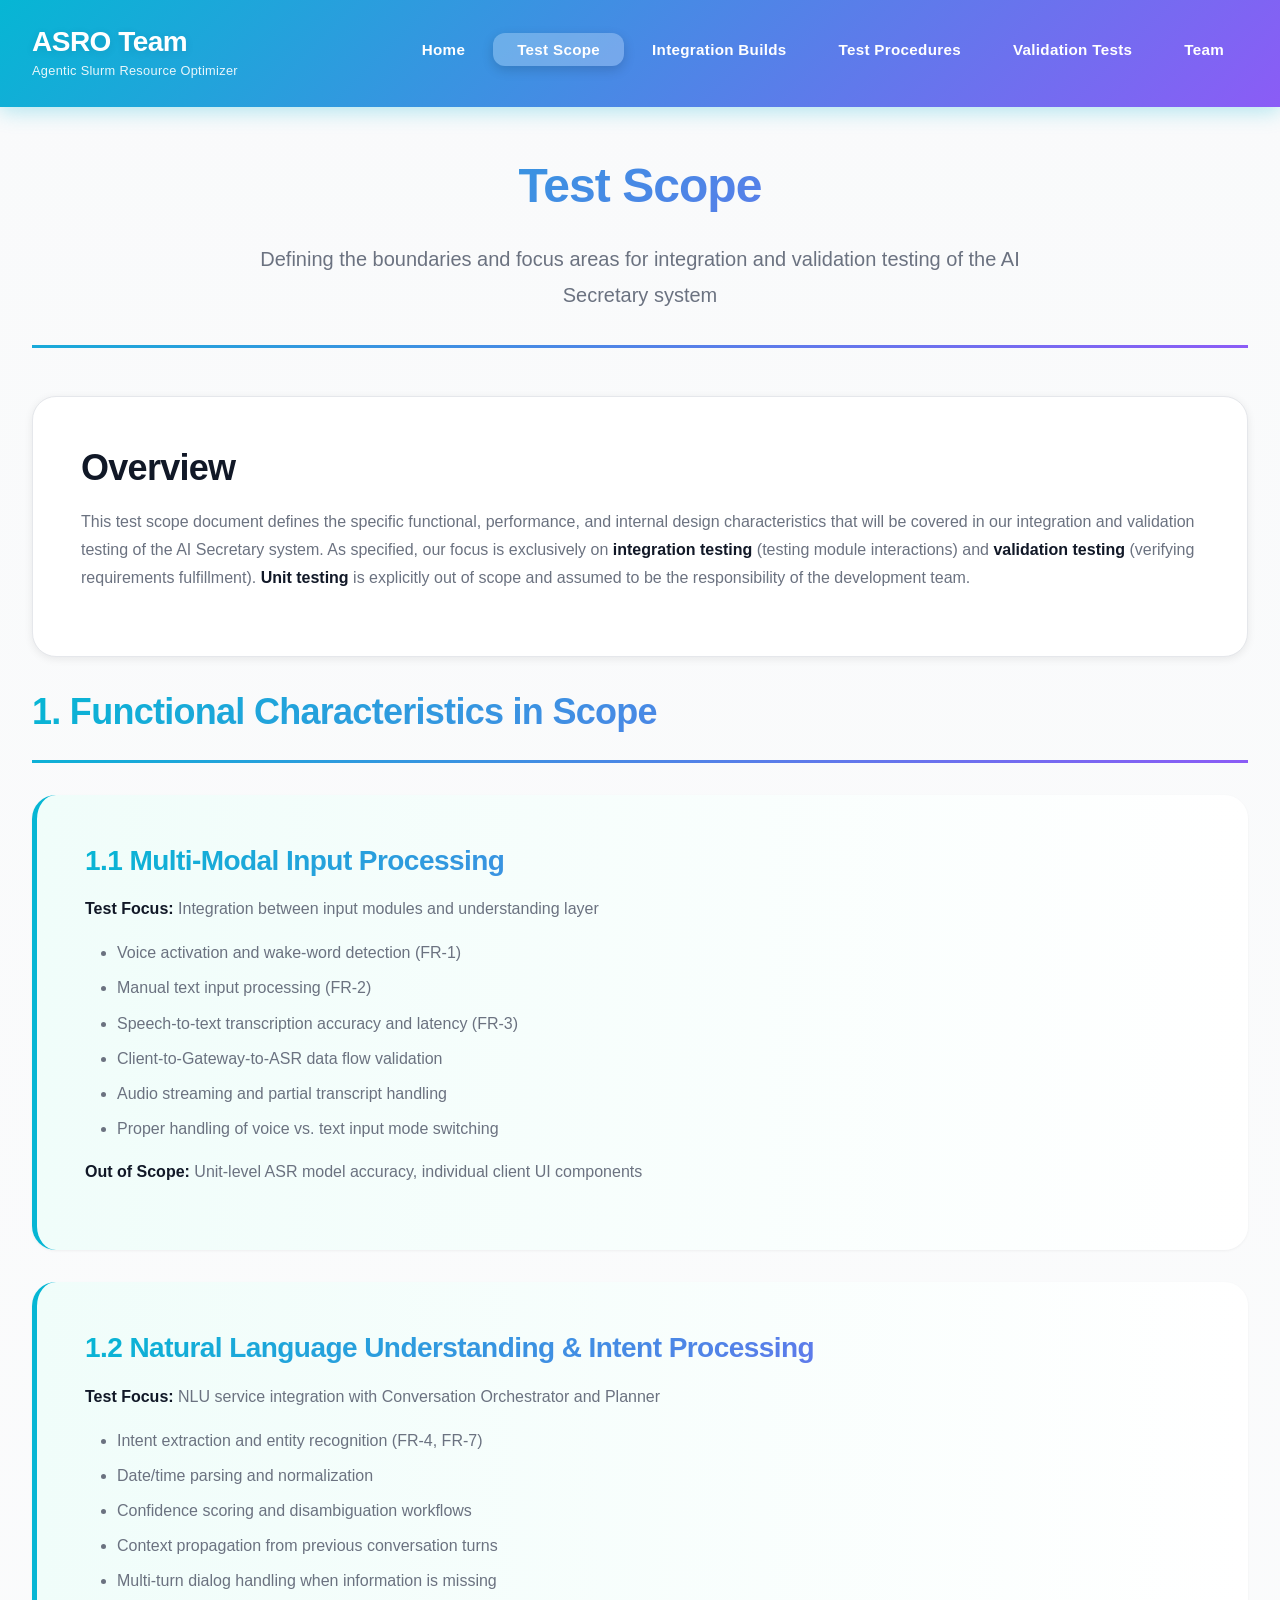
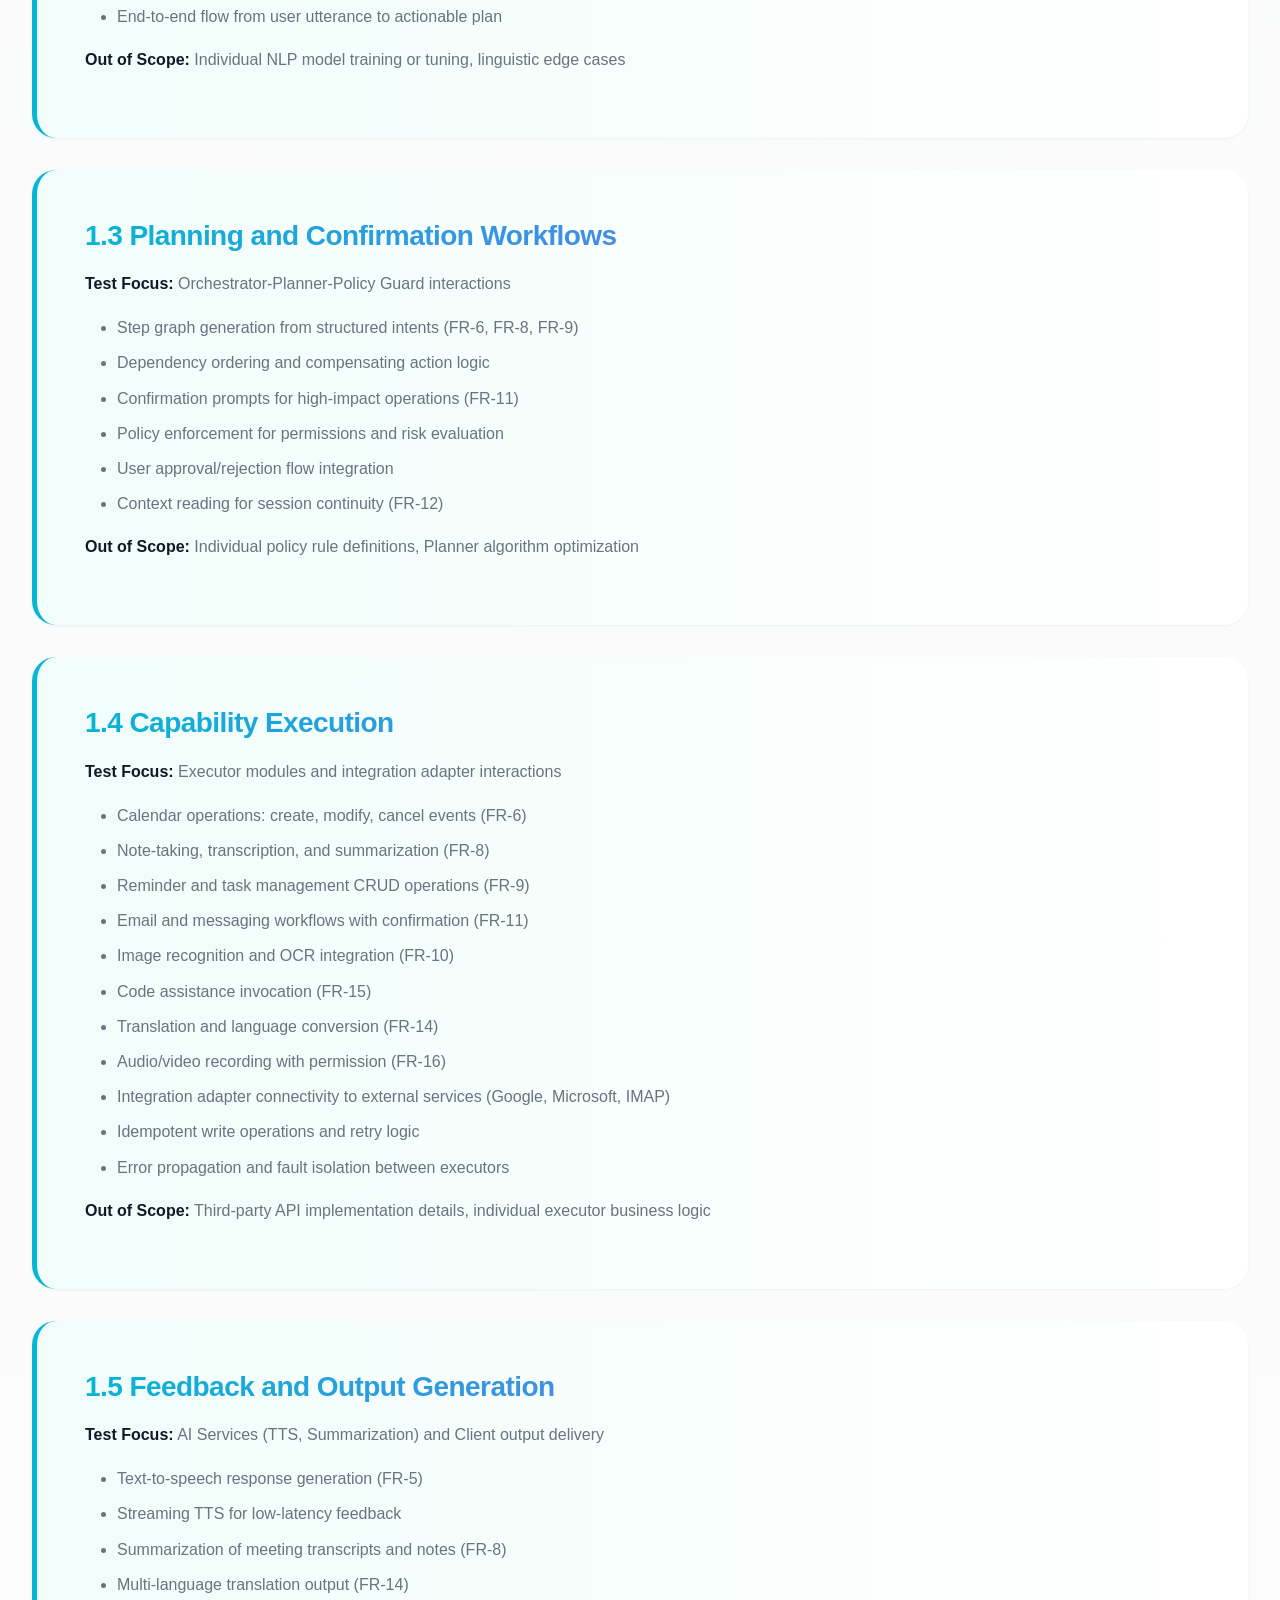
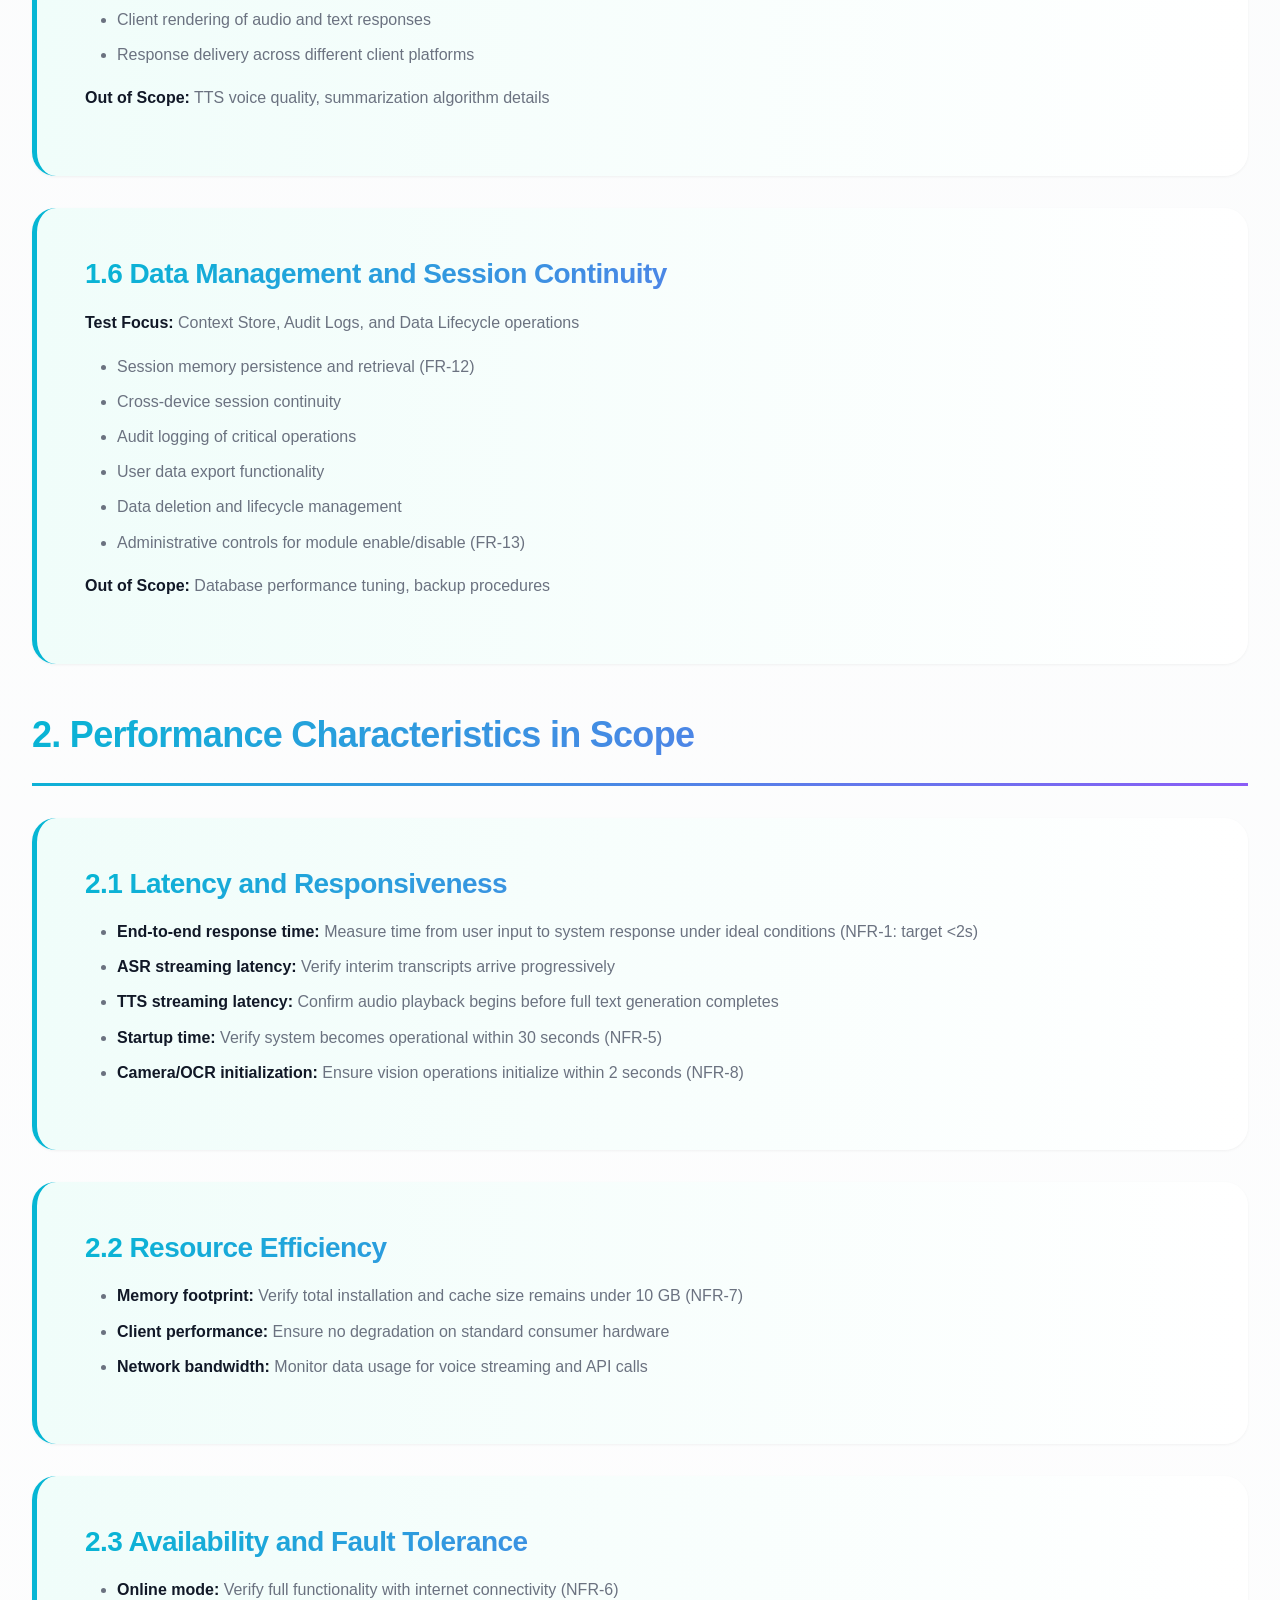
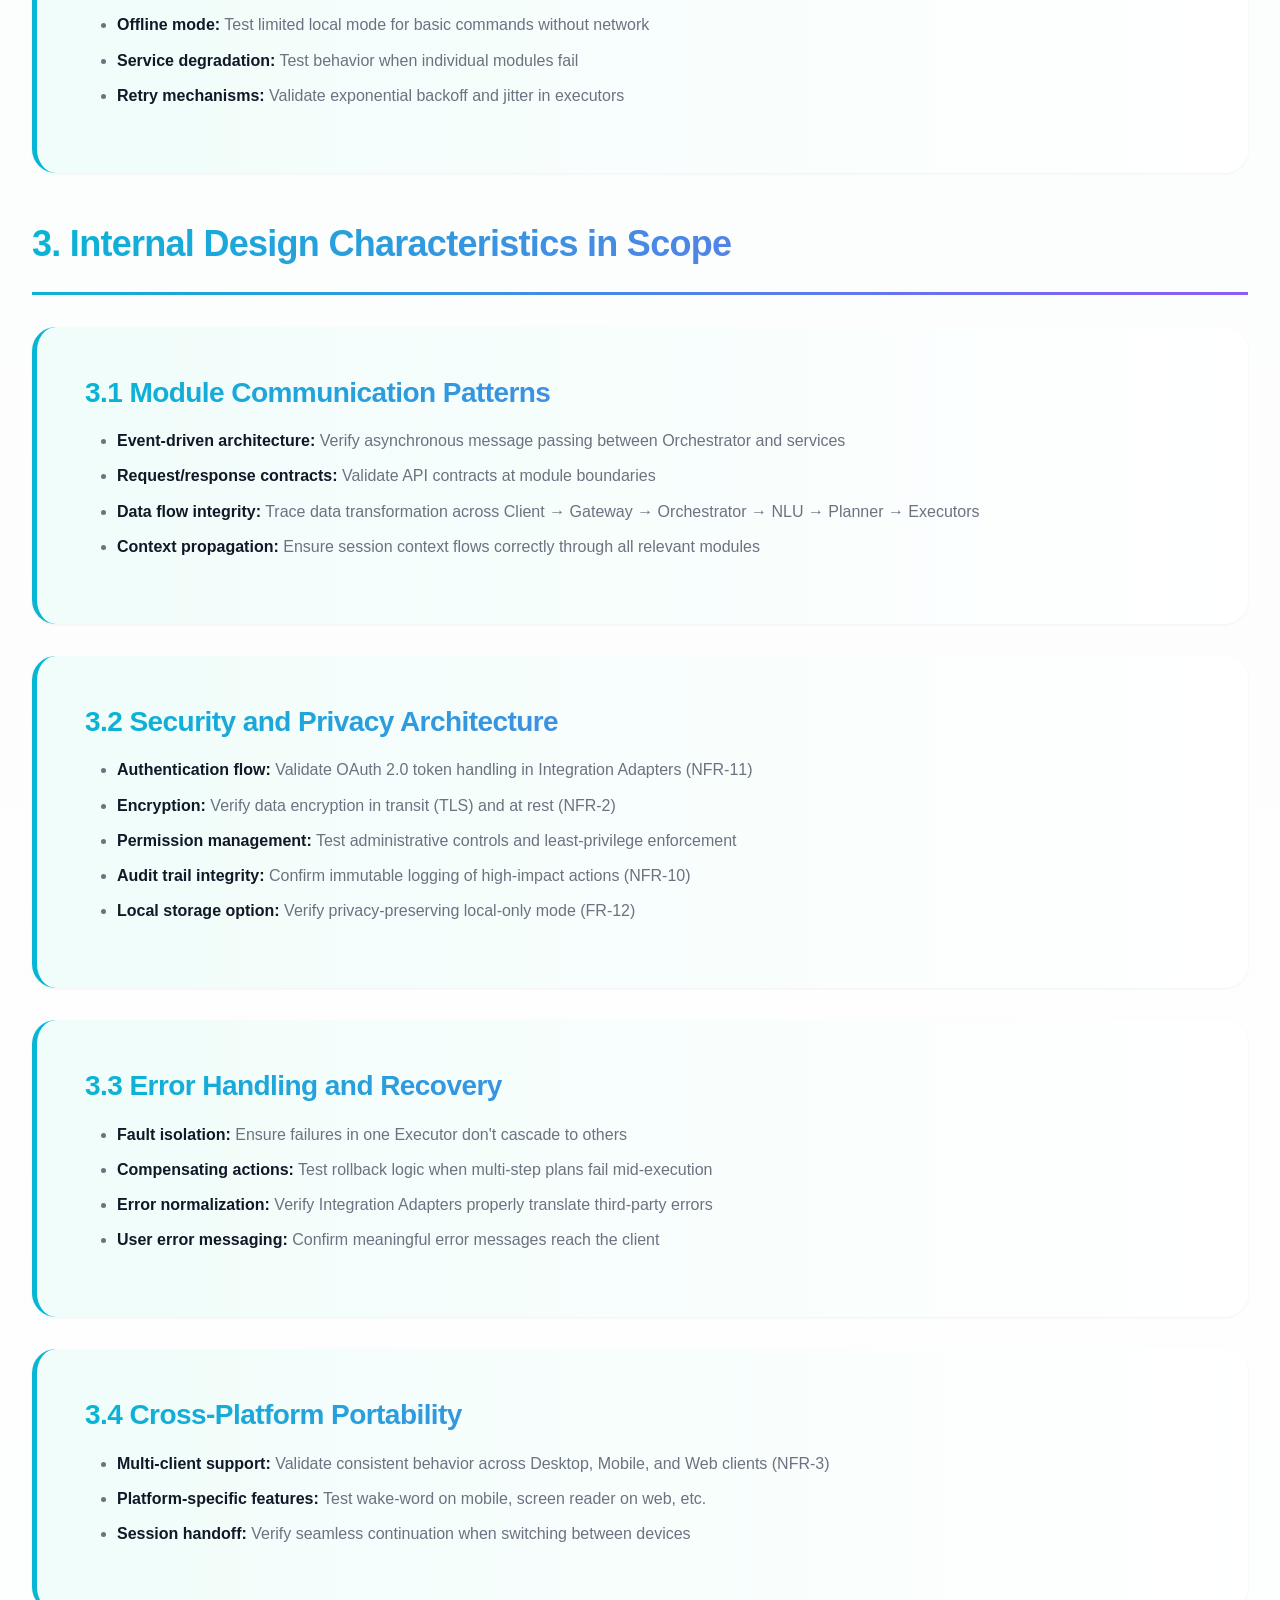
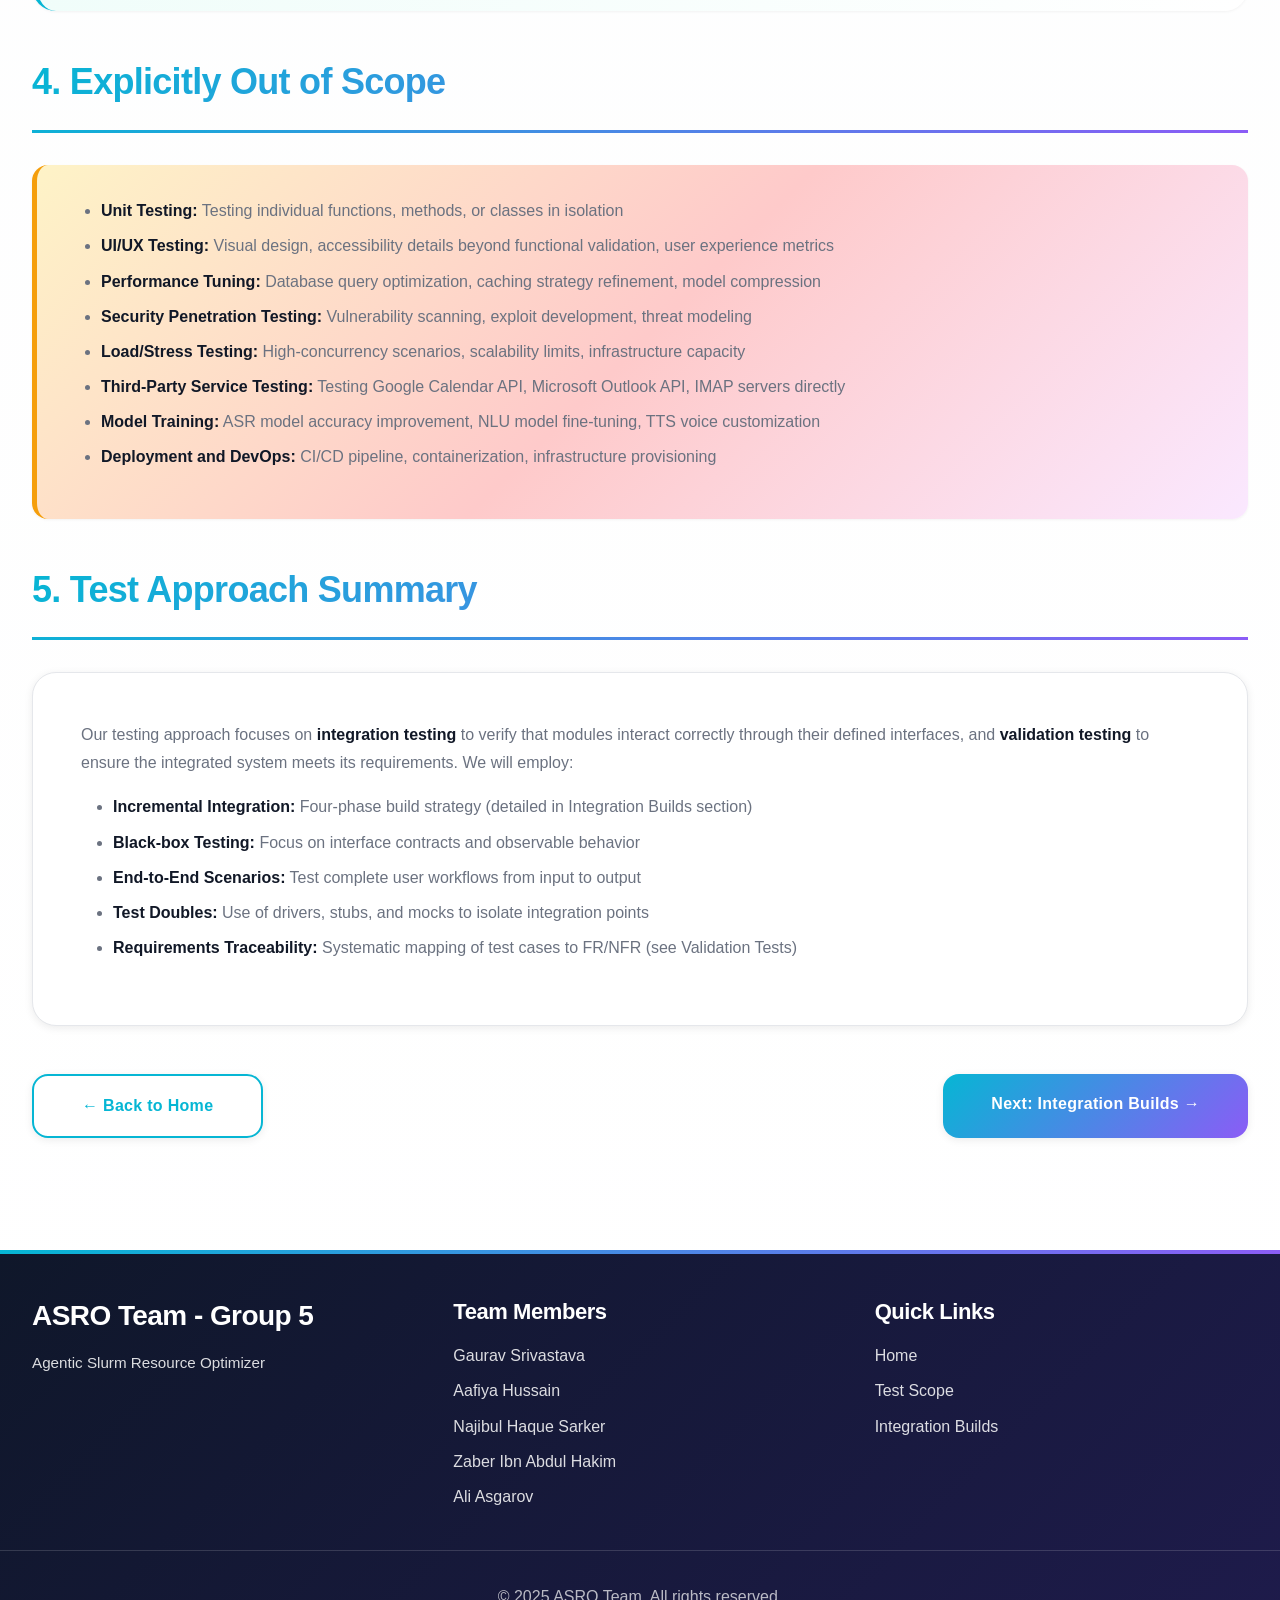
<file: test-scope.html>
<!DOCTYPE html>
<html lang="en">
<head>
    <meta charset="UTF-8">
    <meta name="viewport" content="width=device-width, initial-scale=1.0">
    <title>Test Scope - AI Secretary Test Plan | ASRO Team</title>
    <link rel="stylesheet" href="styles.css">
</head>
<body>
    <nav class="navbar">
        <div class="nav-container">
            <a href="index.html" class="nav-brand">
                <h1>ASRO Team</h1>
                <p class="subtitle">Agentic Slurm Resource Optimizer</p>
            </a>
            <ul class="nav-menu">
                <li><a href="index.html">Home</a></li>
                <li><a href="test-scope.html" class="active">Test Scope</a></li>
                <li><a href="integration-builds.html">Integration Builds</a></li>
                <li><a href="test-procedures.html">Test Procedures</a></li>
                <li><a href="validation-tests.html">Validation Tests</a></li>
                <li><a href="team.html">Team</a></li>
            </ul>
        </div>
    </nav>

    <main class="container page-content">
        <div class="page-header">
            <h1>Test Scope</h1>
            <p class="page-description">
                Defining the boundaries and focus areas for integration and validation testing of the AI Secretary system
            </p>
        </div>

        <section class="content-card">
            <h2>Overview</h2>
            <p>
                This test scope document defines the specific functional, performance, and internal design characteristics
                that will be covered in our integration and validation testing of the AI Secretary system. As specified,
                our focus is exclusively on <strong>integration testing</strong> (testing module interactions) and
                <strong>validation testing</strong> (verifying requirements fulfillment). <strong>Unit testing</strong>
                is explicitly out of scope and assumed to be the responsibility of the development team.
            </p>
        </section>

        <section class="scope-section">
            <h2 class="section-title">1. Functional Characteristics in Scope</h2>

            <div class="scope-category">
                <h3>1.1 Multi-Modal Input Processing</h3>
                <div class="scope-details">
                    <p><strong>Test Focus:</strong> Integration between input modules and understanding layer</p>
                    <ul>
                        <li>Voice activation and wake-word detection (FR-1)</li>
                        <li>Manual text input processing (FR-2)</li>
                        <li>Speech-to-text transcription accuracy and latency (FR-3)</li>
                        <li>Client-to-Gateway-to-ASR data flow validation</li>
                        <li>Audio streaming and partial transcript handling</li>
                        <li>Proper handling of voice vs. text input mode switching</li>
                    </ul>
                    <p><strong>Out of Scope:</strong> Unit-level ASR model accuracy, individual client UI components</p>
                </div>
            </div>

            <div class="scope-category">
                <h3>1.2 Natural Language Understanding & Intent Processing</h3>
                <div class="scope-details">
                    <p><strong>Test Focus:</strong> NLU service integration with Conversation Orchestrator and Planner</p>
                    <ul>
                        <li>Intent extraction and entity recognition (FR-4, FR-7)</li>
                        <li>Date/time parsing and normalization</li>
                        <li>Confidence scoring and disambiguation workflows</li>
                        <li>Context propagation from previous conversation turns</li>
                        <li>Multi-turn dialog handling when information is missing</li>
                        <li>End-to-end flow from user utterance to actionable plan</li>
                    </ul>
                    <p><strong>Out of Scope:</strong> Individual NLP model training or tuning, linguistic edge cases</p>
                </div>
            </div>

            <div class="scope-category">
                <h3>1.3 Planning and Confirmation Workflows</h3>
                <div class="scope-details">
                    <p><strong>Test Focus:</strong> Orchestrator-Planner-Policy Guard interactions</p>
                    <ul>
                        <li>Step graph generation from structured intents (FR-6, FR-8, FR-9)</li>
                        <li>Dependency ordering and compensating action logic</li>
                        <li>Confirmation prompts for high-impact operations (FR-11)</li>
                        <li>Policy enforcement for permissions and risk evaluation</li>
                        <li>User approval/rejection flow integration</li>
                        <li>Context reading for session continuity (FR-12)</li>
                    </ul>
                    <p><strong>Out of Scope:</strong> Individual policy rule definitions, Planner algorithm optimization</p>
                </div>
            </div>

            <div class="scope-category">
                <h3>1.4 Capability Execution</h3>
                <div class="scope-details">
                    <p><strong>Test Focus:</strong> Executor modules and integration adapter interactions</p>
                    <ul>
                        <li>Calendar operations: create, modify, cancel events (FR-6)</li>
                        <li>Note-taking, transcription, and summarization (FR-8)</li>
                        <li>Reminder and task management CRUD operations (FR-9)</li>
                        <li>Email and messaging workflows with confirmation (FR-11)</li>
                        <li>Image recognition and OCR integration (FR-10)</li>
                        <li>Code assistance invocation (FR-15)</li>
                        <li>Translation and language conversion (FR-14)</li>
                        <li>Audio/video recording with permission (FR-16)</li>
                        <li>Integration adapter connectivity to external services (Google, Microsoft, IMAP)</li>
                        <li>Idempotent write operations and retry logic</li>
                        <li>Error propagation and fault isolation between executors</li>
                    </ul>
                    <p><strong>Out of Scope:</strong> Third-party API implementation details, individual executor business logic</p>
                </div>
            </div>

            <div class="scope-category">
                <h3>1.5 Feedback and Output Generation</h3>
                <div class="scope-details">
                    <p><strong>Test Focus:</strong> AI Services (TTS, Summarization) and Client output delivery</p>
                    <ul>
                        <li>Text-to-speech response generation (FR-5)</li>
                        <li>Streaming TTS for low-latency feedback</li>
                        <li>Summarization of meeting transcripts and notes (FR-8)</li>
                        <li>Multi-language translation output (FR-14)</li>
                        <li>Client rendering of audio and text responses</li>
                        <li>Response delivery across different client platforms</li>
                    </ul>
                    <p><strong>Out of Scope:</strong> TTS voice quality, summarization algorithm details</p>
                </div>
            </div>

            <div class="scope-category">
                <h3>1.6 Data Management and Session Continuity</h3>
                <div class="scope-details">
                    <p><strong>Test Focus:</strong> Context Store, Audit Logs, and Data Lifecycle operations</p>
                    <ul>
                        <li>Session memory persistence and retrieval (FR-12)</li>
                        <li>Cross-device session continuity</li>
                        <li>Audit logging of critical operations</li>
                        <li>User data export functionality</li>
                        <li>Data deletion and lifecycle management</li>
                        <li>Administrative controls for module enable/disable (FR-13)</li>
                    </ul>
                    <p><strong>Out of Scope:</strong> Database performance tuning, backup procedures</p>
                </div>
            </div>
        </section>

        <section class="scope-section">
            <h2 class="section-title">2. Performance Characteristics in Scope</h2>

            <div class="scope-category">
                <h3>2.1 Latency and Responsiveness</h3>
                <div class="scope-details">
                    <ul>
                        <li><strong>End-to-end response time:</strong> Measure time from user input to system response under ideal conditions (NFR-1: target &lt;2s)</li>
                        <li><strong>ASR streaming latency:</strong> Verify interim transcripts arrive progressively</li>
                        <li><strong>TTS streaming latency:</strong> Confirm audio playback begins before full text generation completes</li>
                        <li><strong>Startup time:</strong> Verify system becomes operational within 30 seconds (NFR-5)</li>
                        <li><strong>Camera/OCR initialization:</strong> Ensure vision operations initialize within 2 seconds (NFR-8)</li>
                    </ul>
                </div>
            </div>

            <div class="scope-category">
                <h3>2.2 Resource Efficiency</h3>
                <div class="scope-details">
                    <ul>
                        <li><strong>Memory footprint:</strong> Verify total installation and cache size remains under 10 GB (NFR-7)</li>
                        <li><strong>Client performance:</strong> Ensure no degradation on standard consumer hardware</li>
                        <li><strong>Network bandwidth:</strong> Monitor data usage for voice streaming and API calls</li>
                    </ul>
                </div>
            </div>

            <div class="scope-category">
                <h3>2.3 Availability and Fault Tolerance</h3>
                <div class="scope-details">
                    <ul>
                        <li><strong>Online mode:</strong> Verify full functionality with internet connectivity (NFR-6)</li>
                        <li><strong>Offline mode:</strong> Test limited local mode for basic commands without network</li>
                        <li><strong>Service degradation:</strong> Test behavior when individual modules fail</li>
                        <li><strong>Retry mechanisms:</strong> Validate exponential backoff and jitter in executors</li>
                    </ul>
                </div>
            </div>
        </section>

        <section class="scope-section">
            <h2 class="section-title">3. Internal Design Characteristics in Scope</h2>

            <div class="scope-category">
                <h3>3.1 Module Communication Patterns</h3>
                <div class="scope-details">
                    <ul>
                        <li><strong>Event-driven architecture:</strong> Verify asynchronous message passing between Orchestrator and services</li>
                        <li><strong>Request/response contracts:</strong> Validate API contracts at module boundaries</li>
                        <li><strong>Data flow integrity:</strong> Trace data transformation across Client → Gateway → Orchestrator → NLU → Planner → Executors</li>
                        <li><strong>Context propagation:</strong> Ensure session context flows correctly through all relevant modules</li>
                    </ul>
                </div>
            </div>

            <div class="scope-category">
                <h3>3.2 Security and Privacy Architecture</h3>
                <div class="scope-details">
                    <ul>
                        <li><strong>Authentication flow:</strong> Validate OAuth 2.0 token handling in Integration Adapters (NFR-11)</li>
                        <li><strong>Encryption:</strong> Verify data encryption in transit (TLS) and at rest (NFR-2)</li>
                        <li><strong>Permission management:</strong> Test administrative controls and least-privilege enforcement</li>
                        <li><strong>Audit trail integrity:</strong> Confirm immutable logging of high-impact actions (NFR-10)</li>
                        <li><strong>Local storage option:</strong> Verify privacy-preserving local-only mode (FR-12)</li>
                    </ul>
                </div>
            </div>

            <div class="scope-category">
                <h3>3.3 Error Handling and Recovery</h3>
                <div class="scope-details">
                    <ul>
                        <li><strong>Fault isolation:</strong> Ensure failures in one Executor don't cascade to others</li>
                        <li><strong>Compensating actions:</strong> Test rollback logic when multi-step plans fail mid-execution</li>
                        <li><strong>Error normalization:</strong> Verify Integration Adapters properly translate third-party errors</li>
                        <li><strong>User error messaging:</strong> Confirm meaningful error messages reach the client</li>
                    </ul>
                </div>
            </div>

            <div class="scope-category">
                <h3>3.4 Cross-Platform Portability</h3>
                <div class="scope-details">
                    <ul>
                        <li><strong>Multi-client support:</strong> Validate consistent behavior across Desktop, Mobile, and Web clients (NFR-3)</li>
                        <li><strong>Platform-specific features:</strong> Test wake-word on mobile, screen reader on web, etc.</li>
                        <li><strong>Session handoff:</strong> Verify seamless continuation when switching between devices</li>
                    </ul>
                </div>
            </div>
        </section>

        <section class="scope-section">
            <h2 class="section-title">4. Explicitly Out of Scope</h2>

            <div class="out-of-scope">
                <ul>
                    <li><strong>Unit Testing:</strong> Testing individual functions, methods, or classes in isolation</li>
                    <li><strong>UI/UX Testing:</strong> Visual design, accessibility details beyond functional validation, user experience metrics</li>
                    <li><strong>Performance Tuning:</strong> Database query optimization, caching strategy refinement, model compression</li>
                    <li><strong>Security Penetration Testing:</strong> Vulnerability scanning, exploit development, threat modeling</li>
                    <li><strong>Load/Stress Testing:</strong> High-concurrency scenarios, scalability limits, infrastructure capacity</li>
                    <li><strong>Third-Party Service Testing:</strong> Testing Google Calendar API, Microsoft Outlook API, IMAP servers directly</li>
                    <li><strong>Model Training:</strong> ASR model accuracy improvement, NLU model fine-tuning, TTS voice customization</li>
                    <li><strong>Deployment and DevOps:</strong> CI/CD pipeline, containerization, infrastructure provisioning</li>
                </ul>
            </div>
        </section>

        <section class="scope-section">
            <h2 class="section-title">5. Test Approach Summary</h2>

            <div class="content-card">
                <p>
                    Our testing approach focuses on <strong>integration testing</strong> to verify that modules interact
                    correctly through their defined interfaces, and <strong>validation testing</strong> to ensure the
                    integrated system meets its requirements. We will employ:
                </p>
                <ul>
                    <li><strong>Incremental Integration:</strong> Four-phase build strategy (detailed in Integration Builds section)</li>
                    <li><strong>Black-box Testing:</strong> Focus on interface contracts and observable behavior</li>
                    <li><strong>End-to-End Scenarios:</strong> Test complete user workflows from input to output</li>
                    <li><strong>Test Doubles:</strong> Use of drivers, stubs, and mocks to isolate integration points</li>
                    <li><strong>Requirements Traceability:</strong> Systematic mapping of test cases to FR/NFR (see Validation Tests)</li>
                </ul>
            </div>
        </section>

        <div class="navigation-buttons">
            <a href="index.html" class="btn btn-secondary">← Back to Home</a>
            <a href="integration-builds.html" class="btn btn-primary">Next: Integration Builds →</a>
        </div>
    </main>

    <footer class="footer">
        <div class="footer-content">
            <div class="footer-section">
                <h3>ASRO Team - Group 5</h3>
                <p>Agentic Slurm Resource Optimizer</p>
            </div>
            <div class="footer-section">
                <h4>Team Members</h4>
                <ul>
                    <li>Gaurav Srivastava</li>
                    <li>Aafiya Hussain</li>
                    <li>Najibul Haque Sarker</li>
                    <li>Zaber Ibn Abdul Hakim</li>
                    <li>Ali Asgarov</li>
                </ul>
            </div>
            <div class="footer-section">
                <h4>Quick Links</h4>
                <ul>
                    <li><a href="index.html">Home</a></li>
                    <li><a href="test-scope.html">Test Scope</a></li>
                    <li><a href="integration-builds.html">Integration Builds</a></li>
                </ul>
            </div>
        </div>
        <div class="footer-bottom">
            <p>&copy; 2025 ASRO Team. All rights reserved.</p>
        </div>
    </footer>

    <script src="script.js"></script>
</body>
</html>
</file>
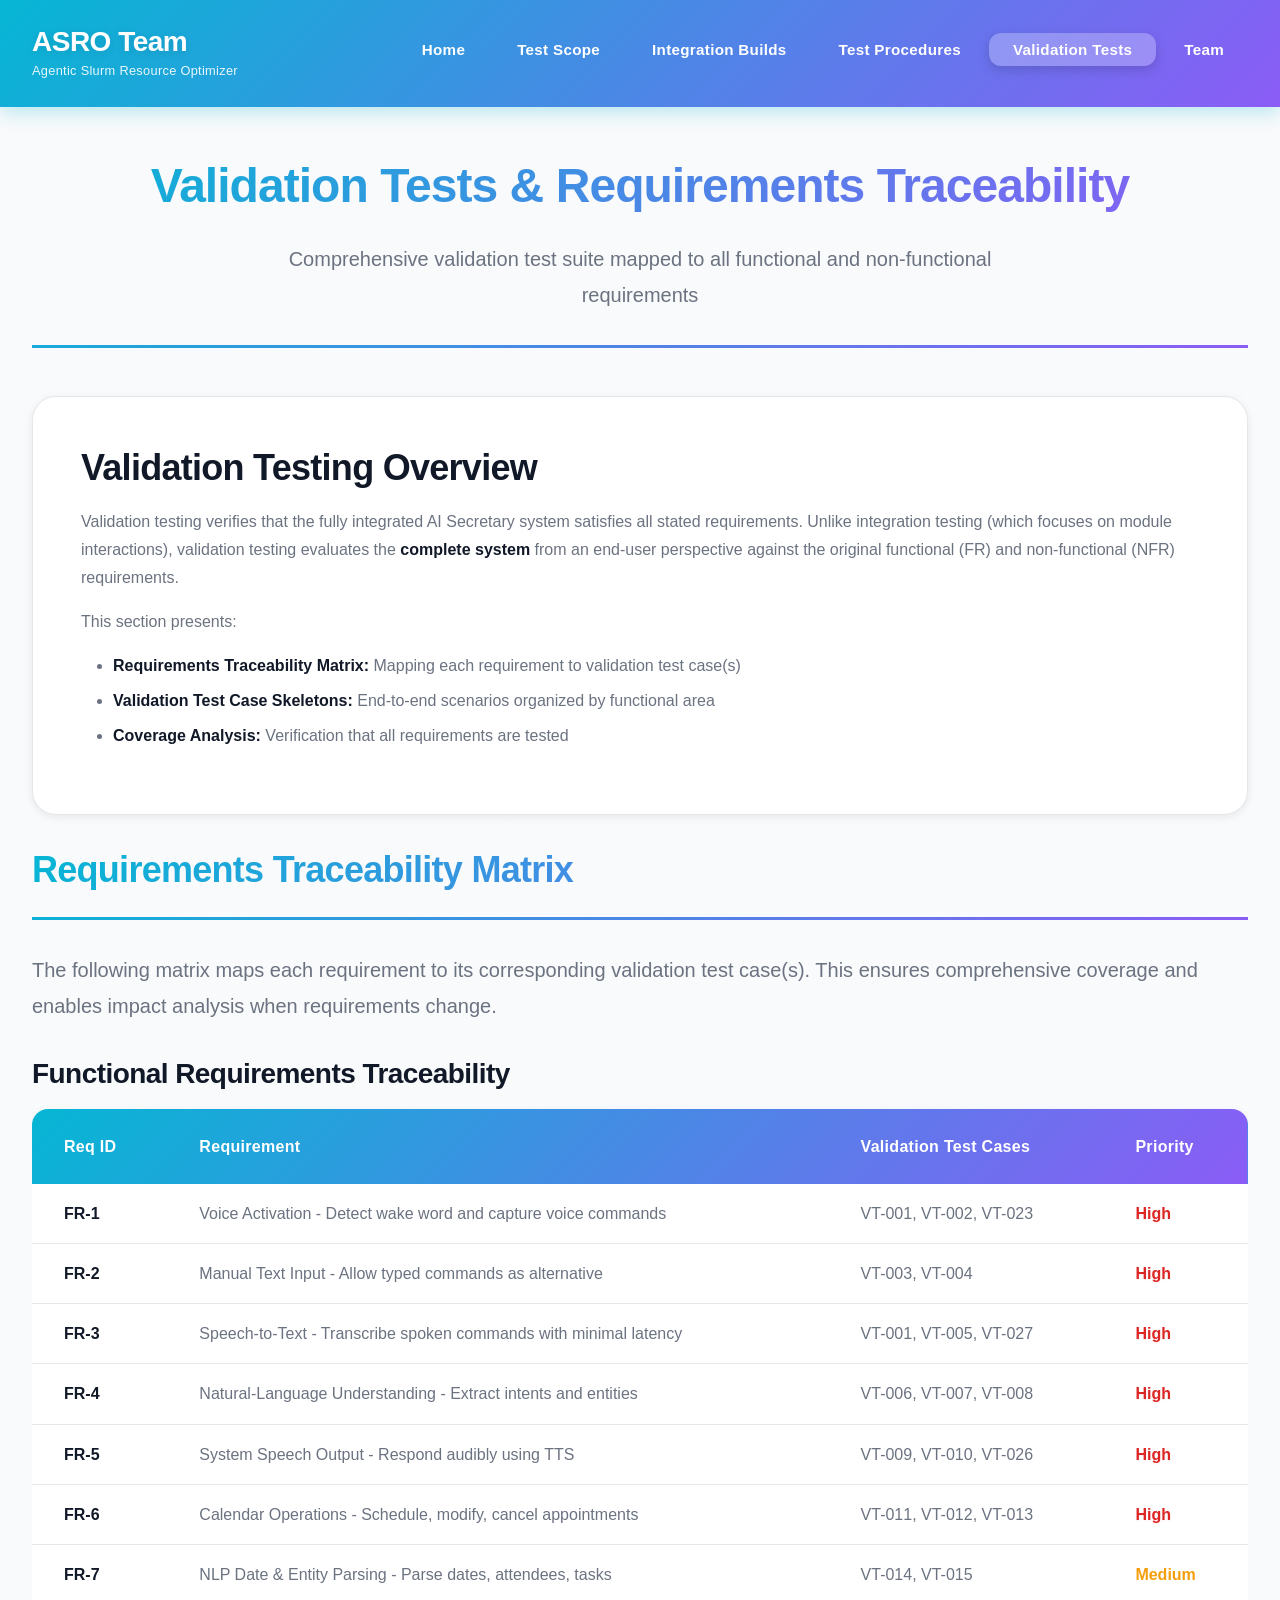
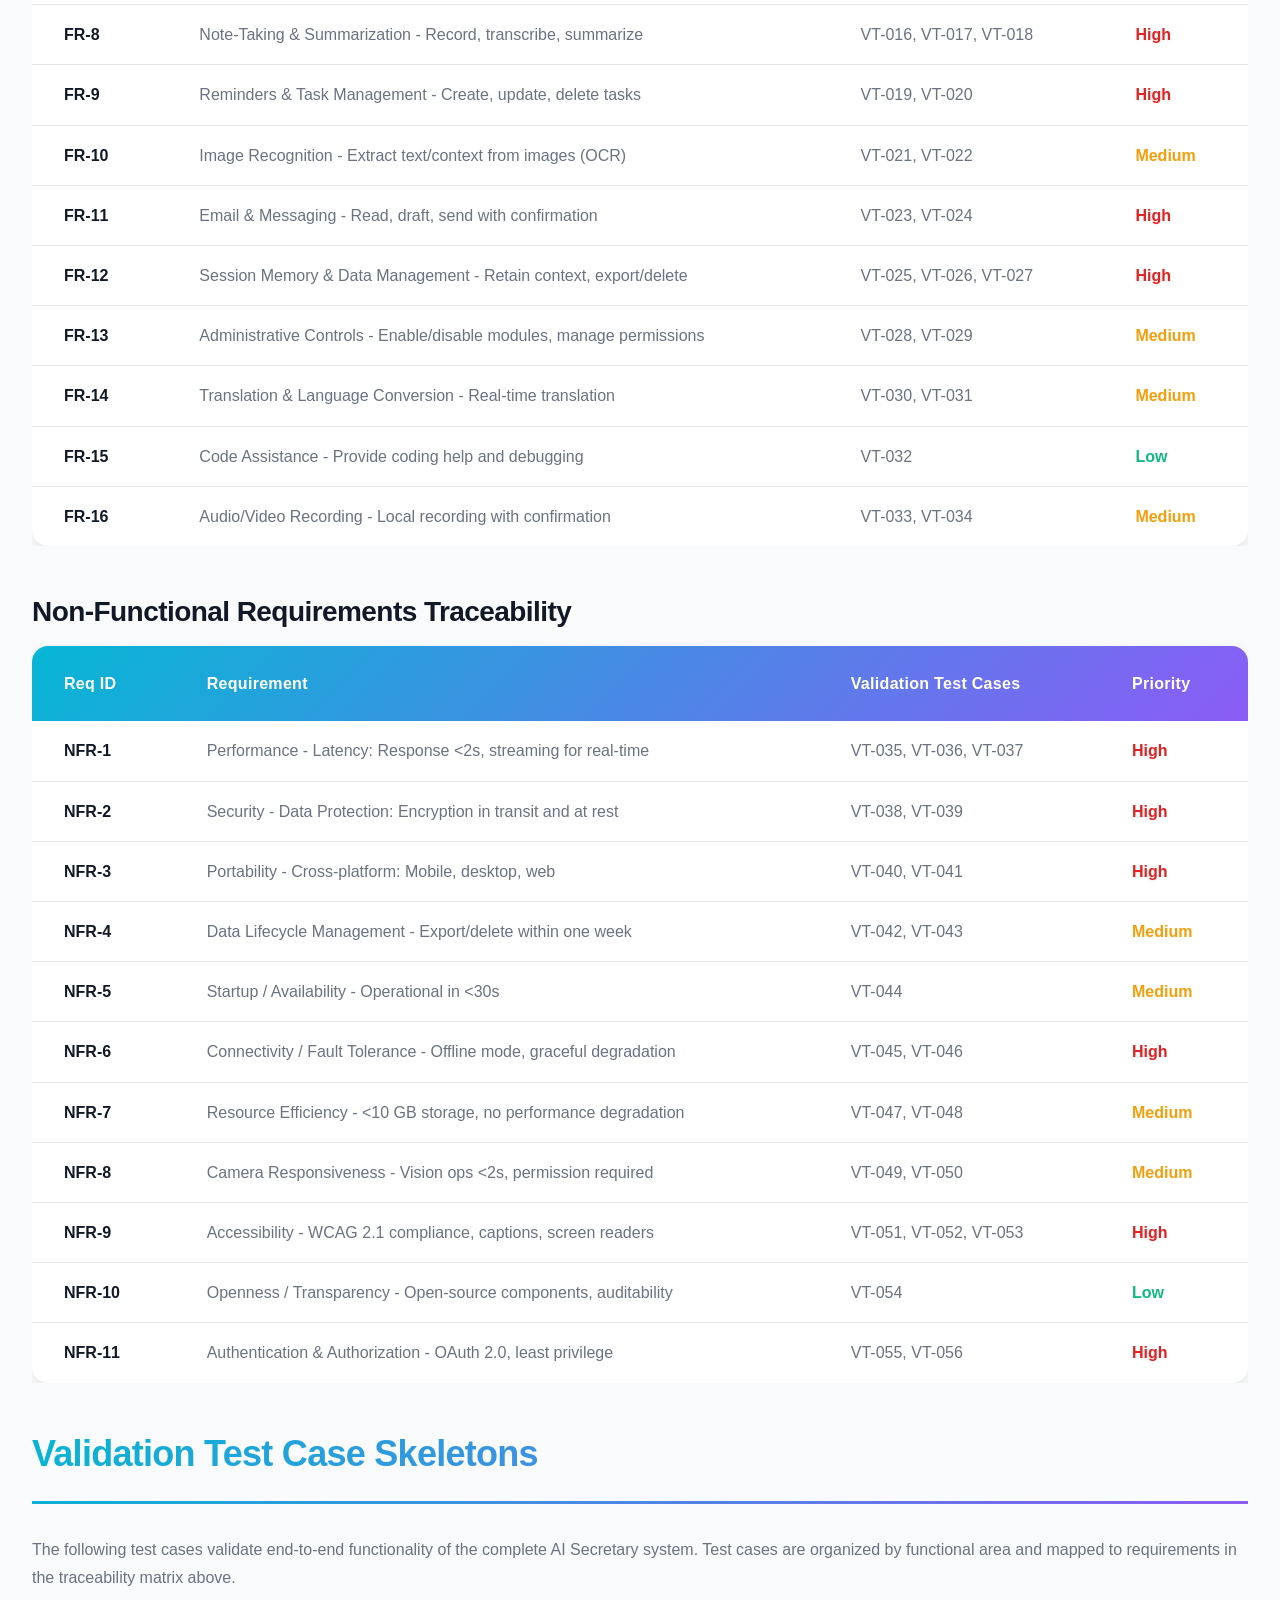
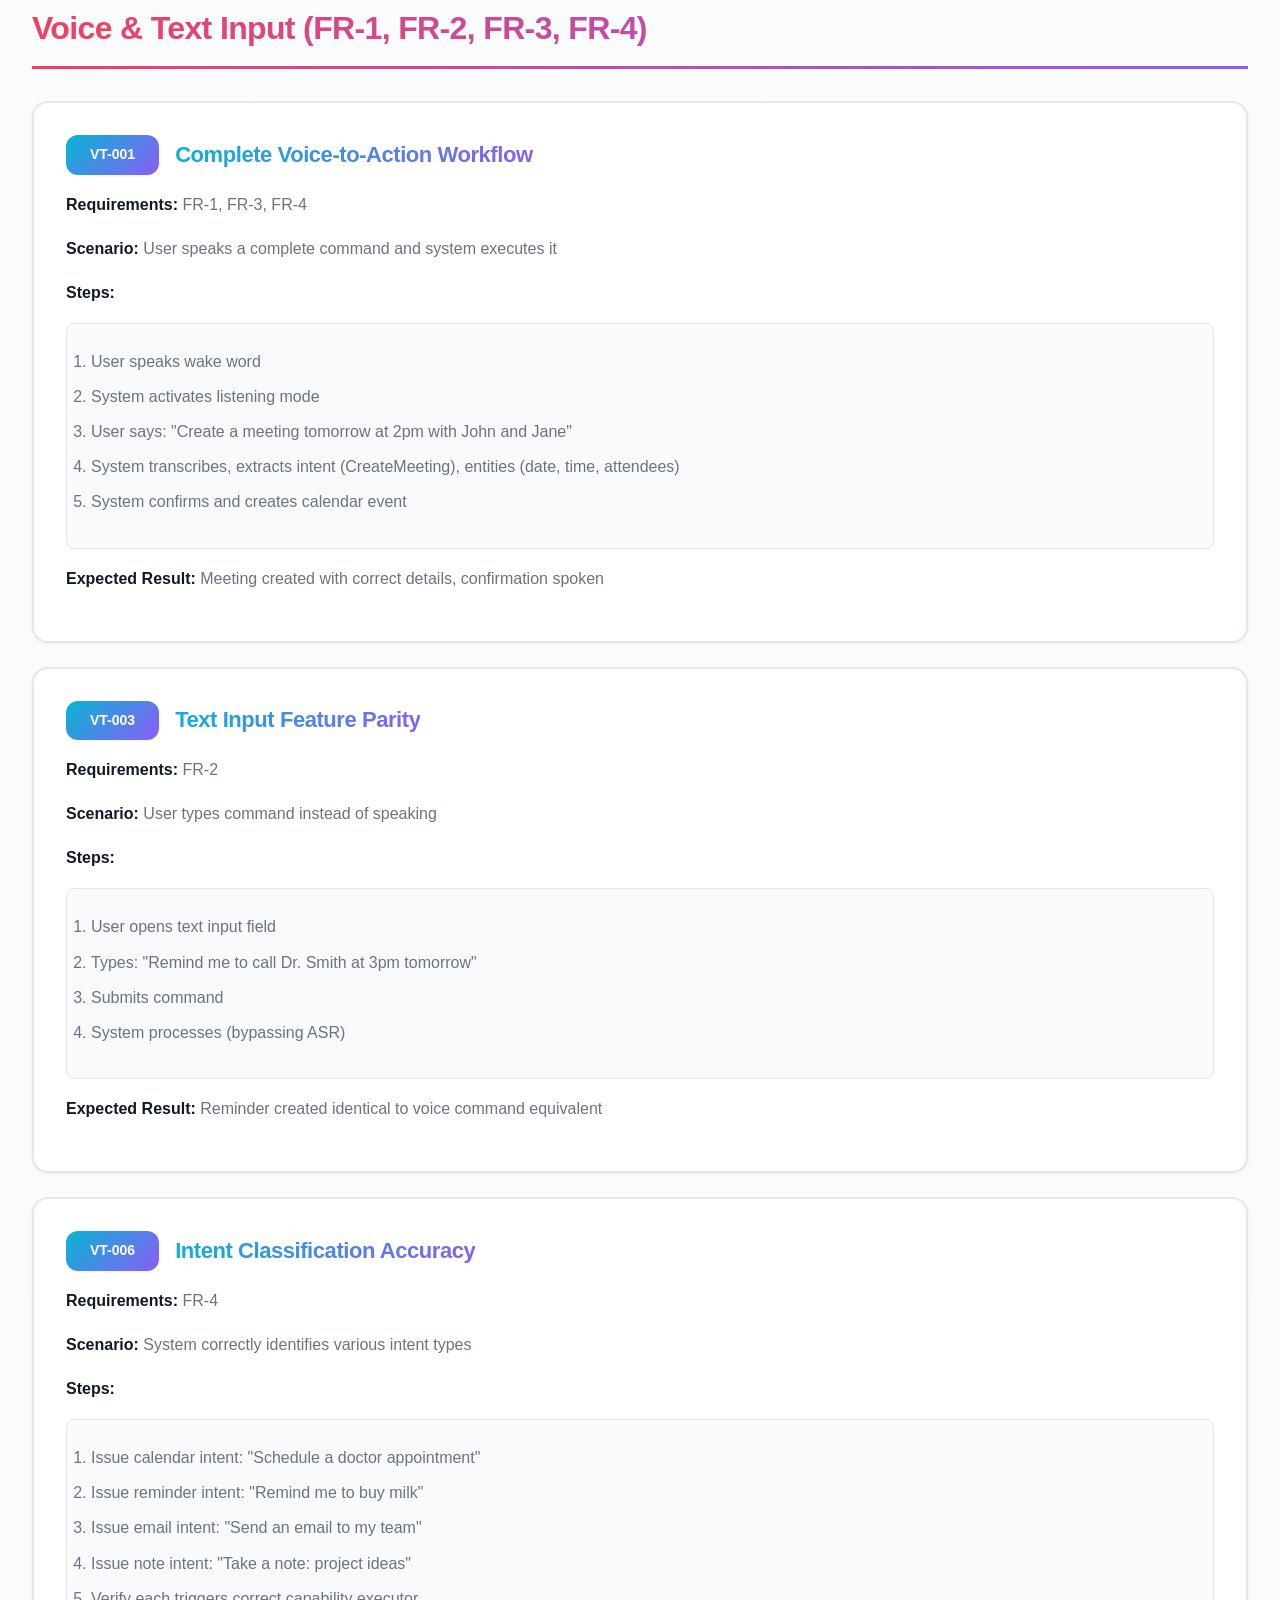
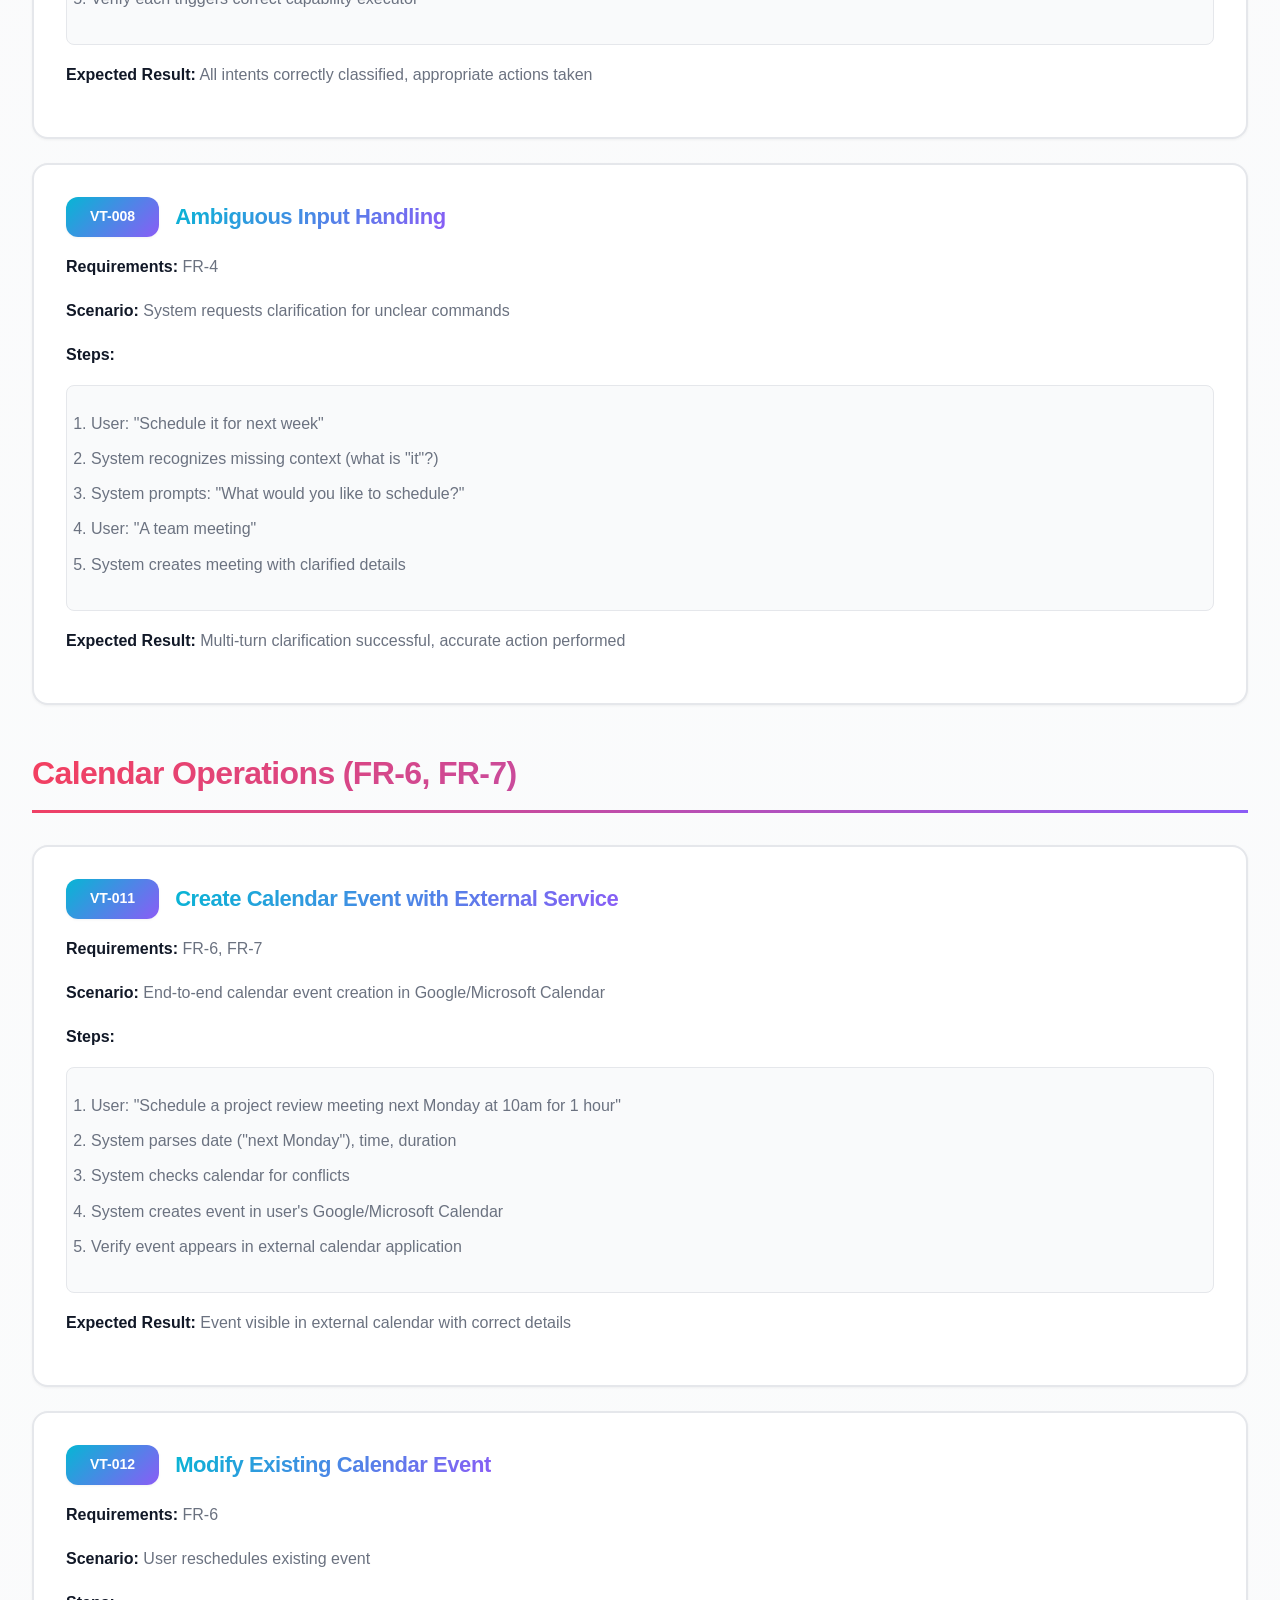
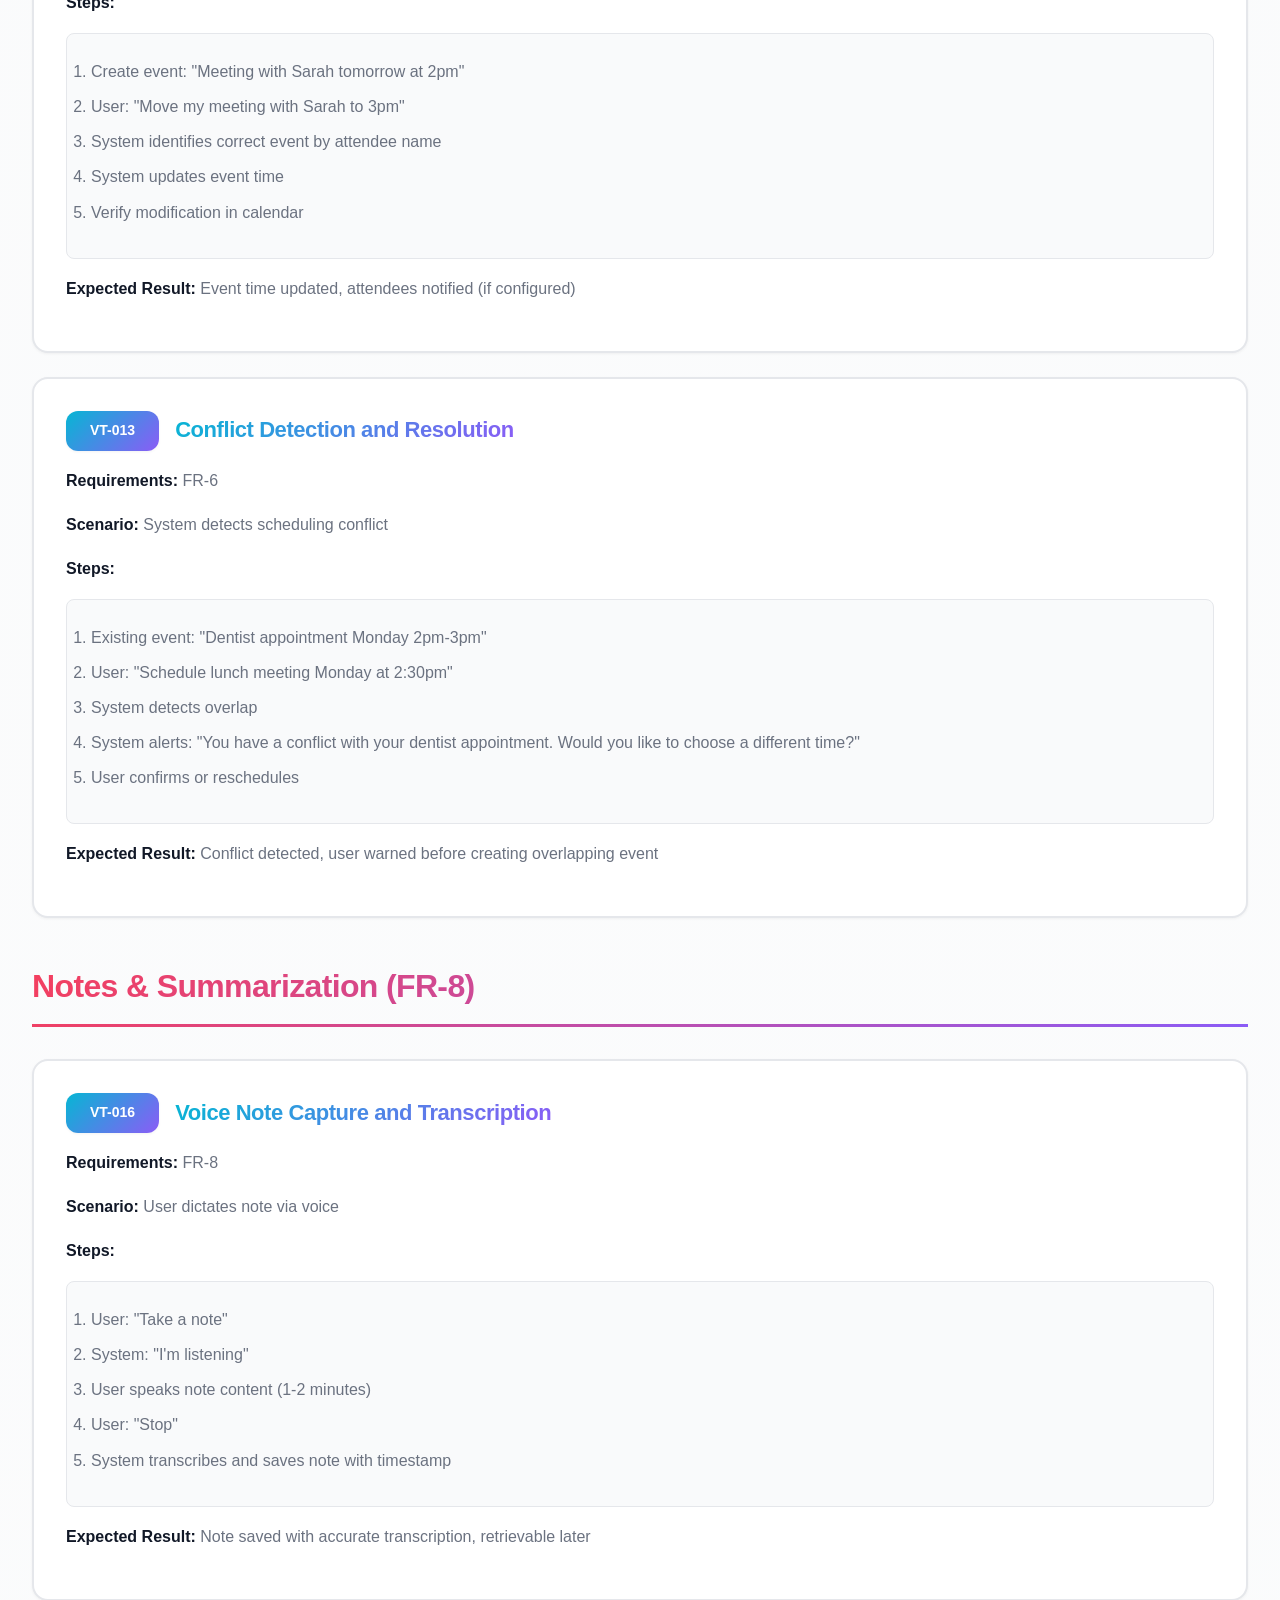
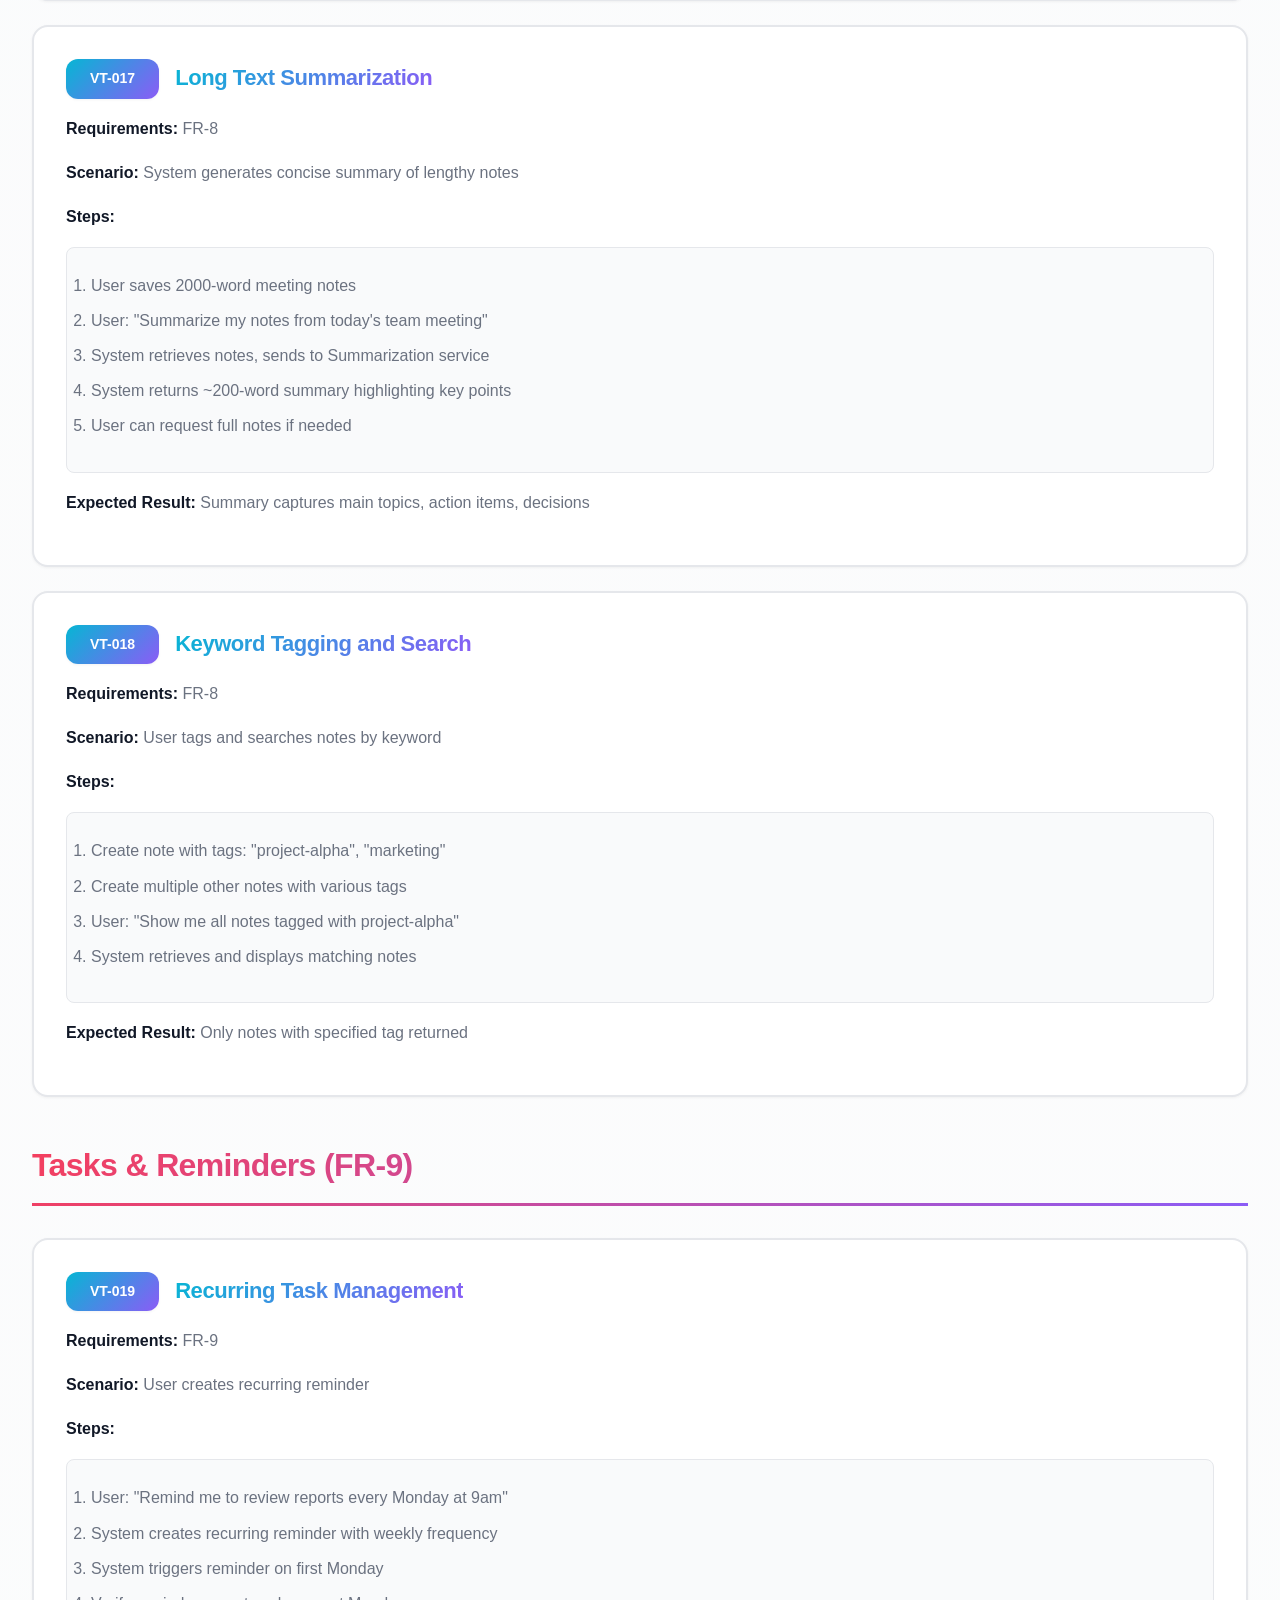
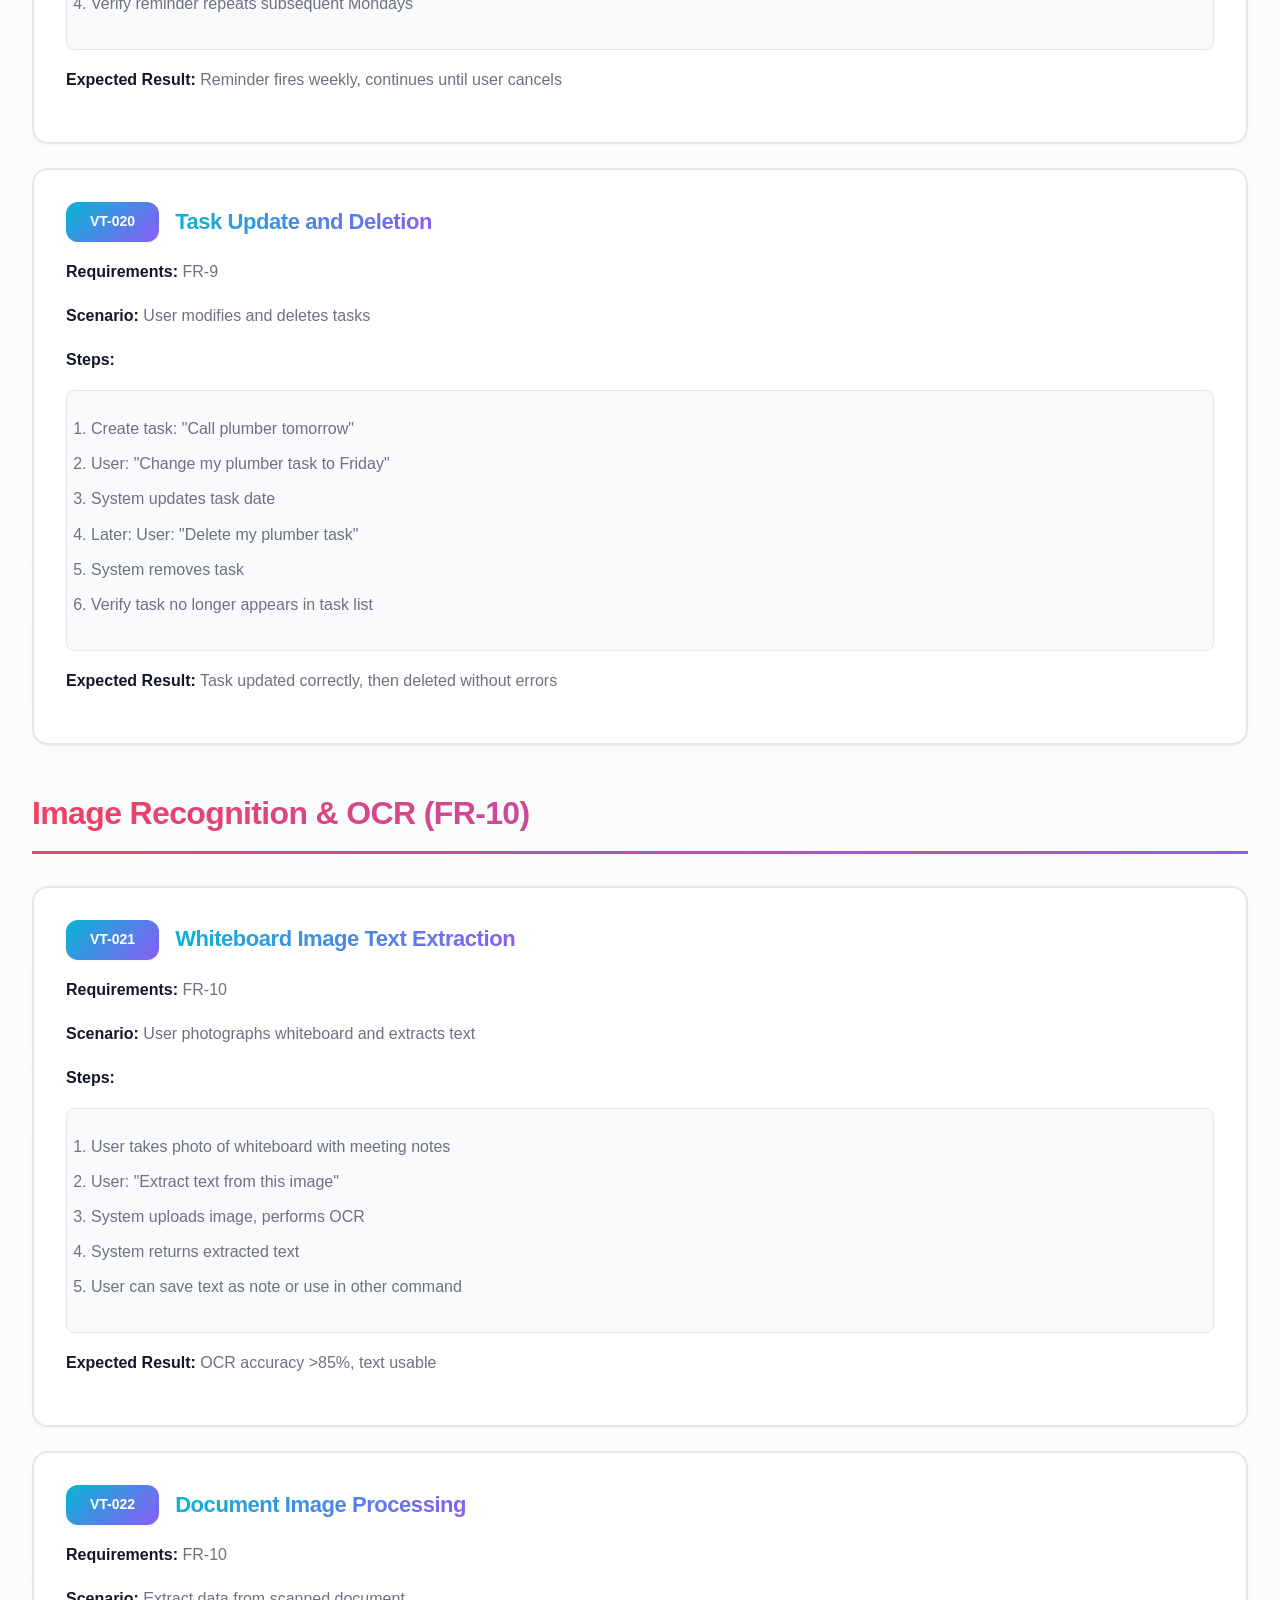
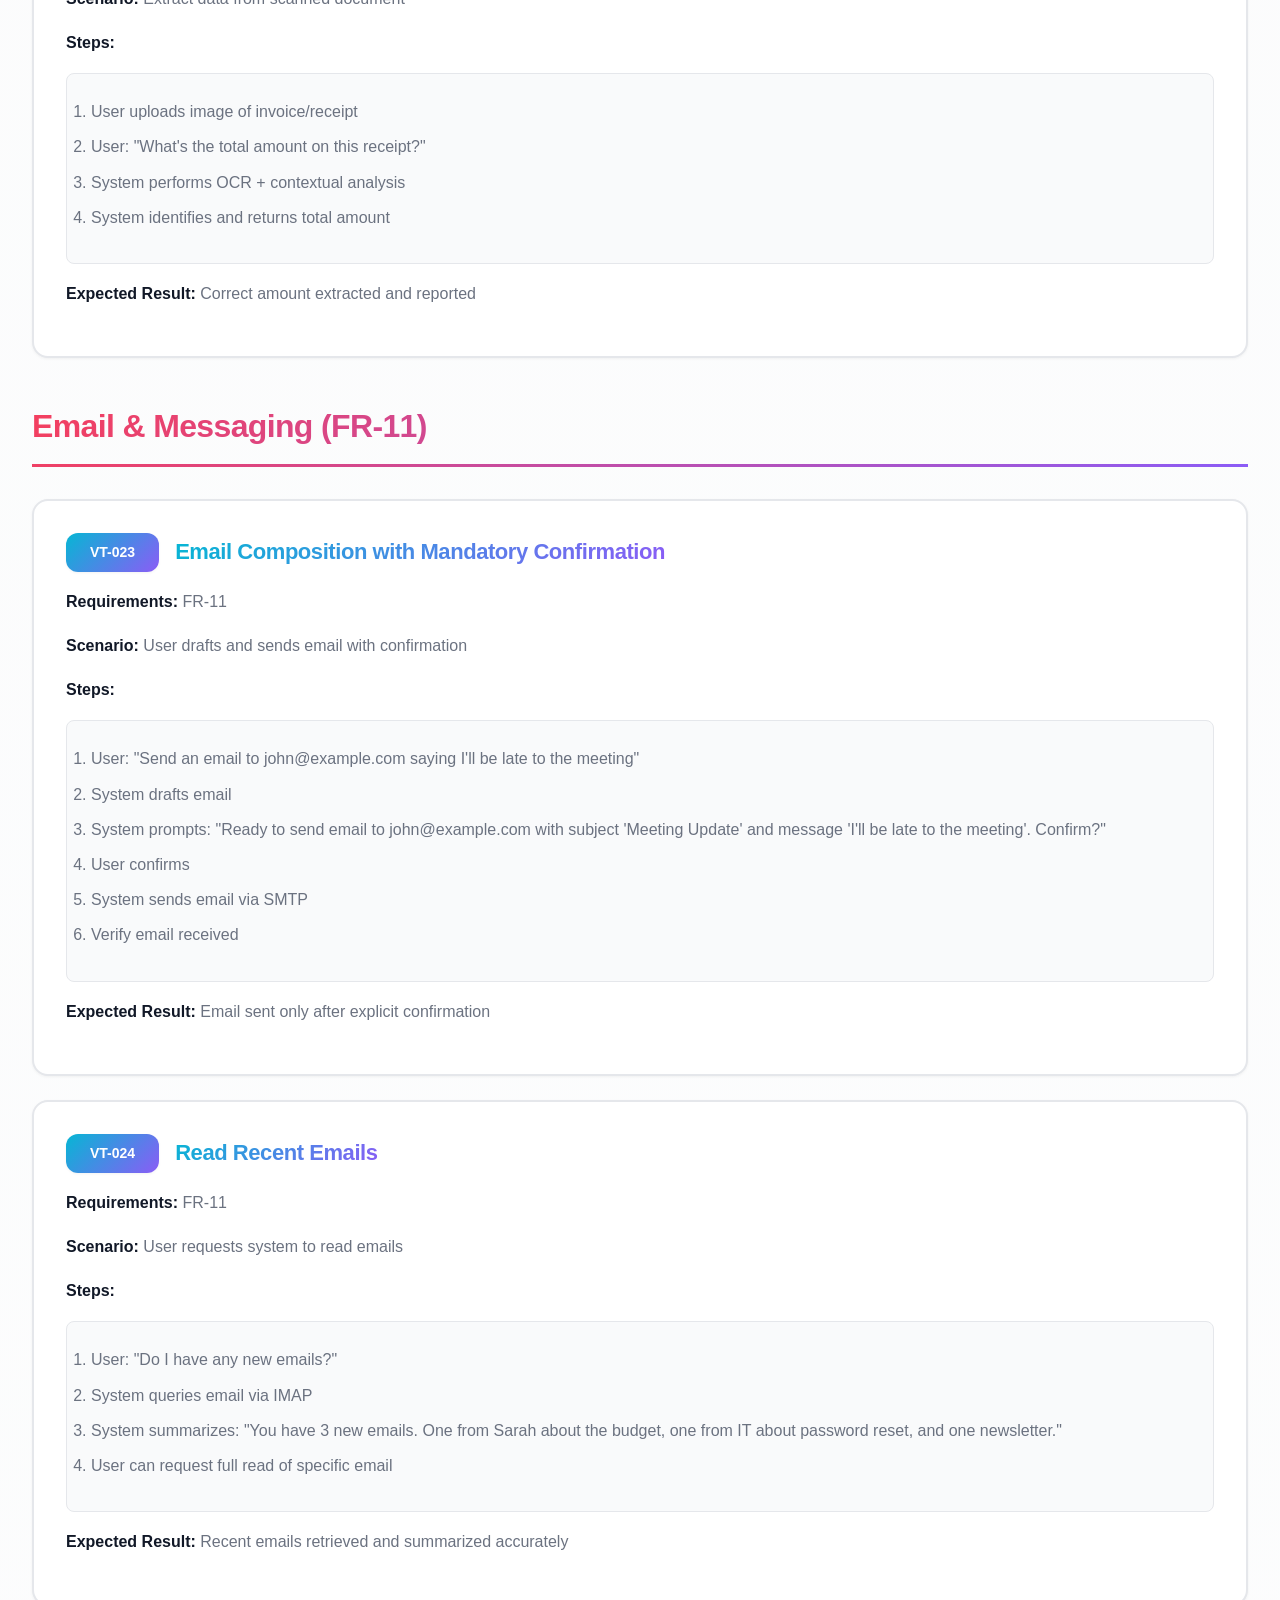
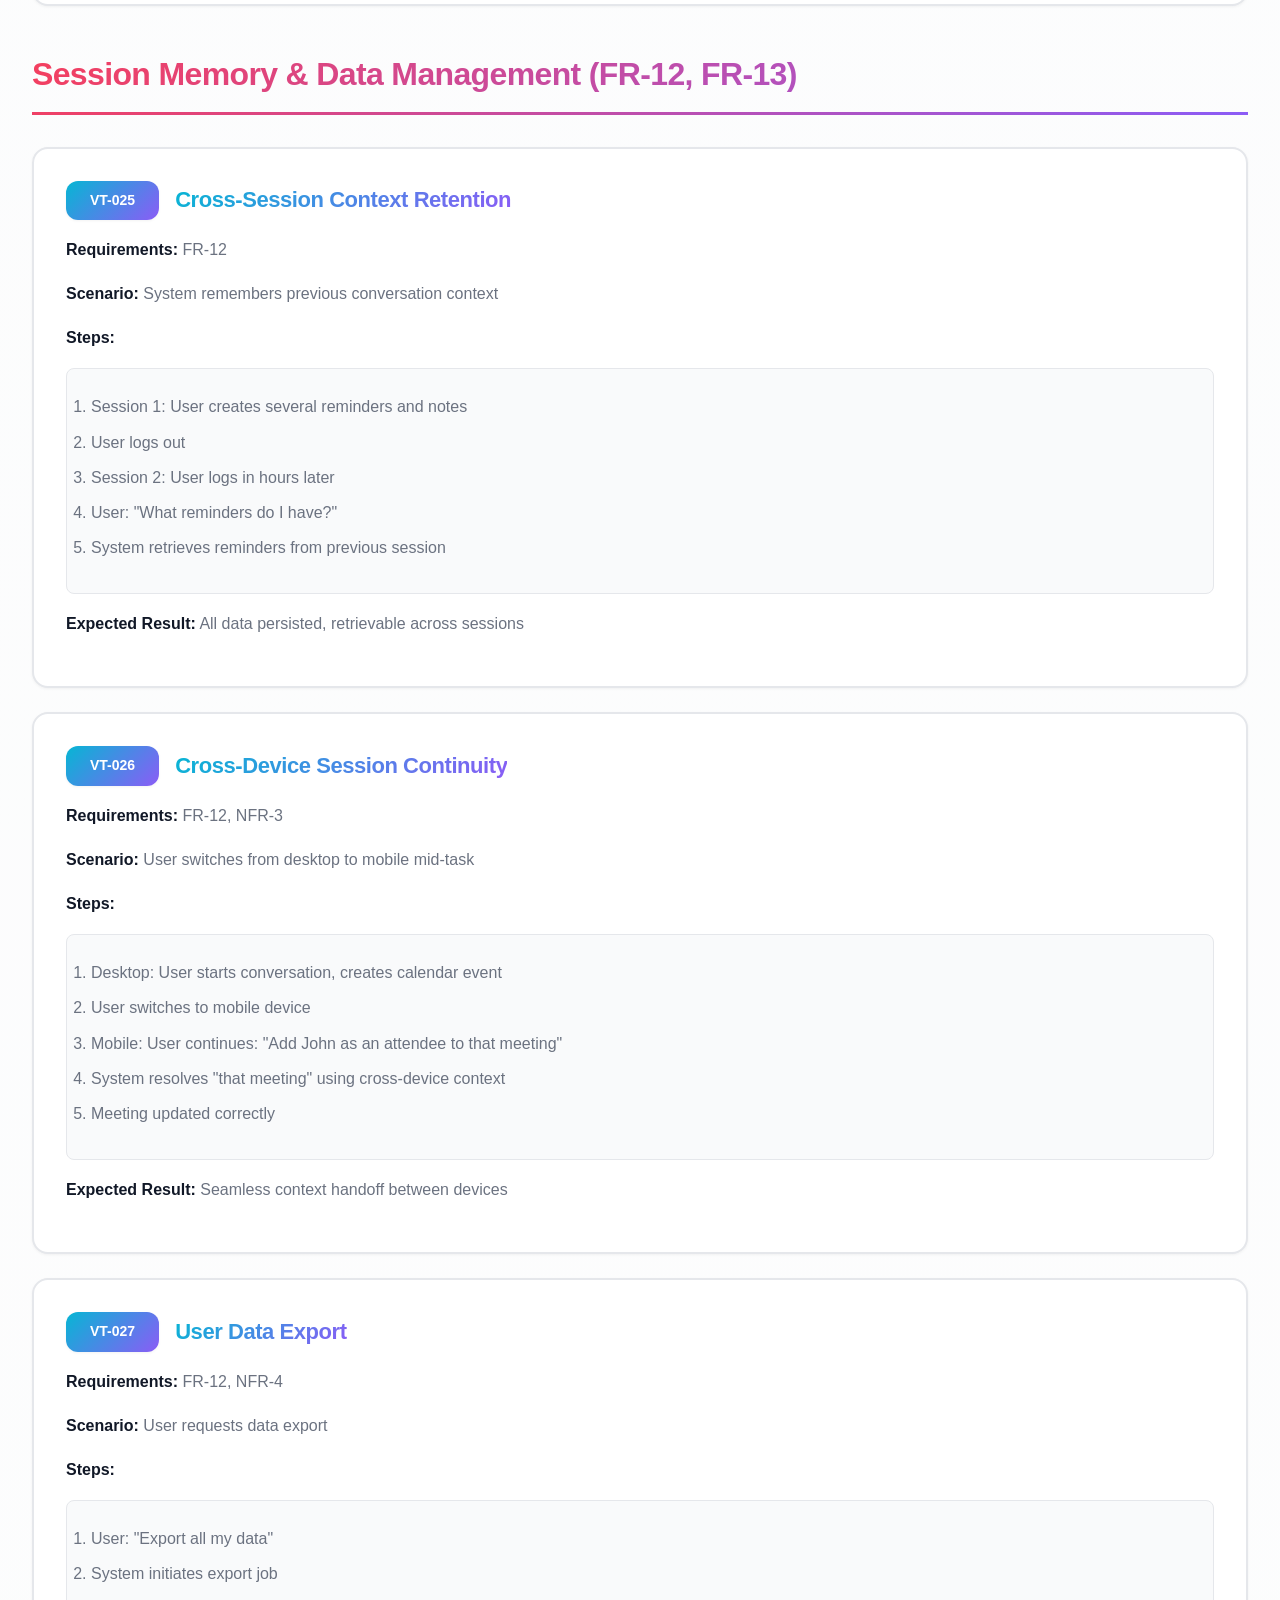
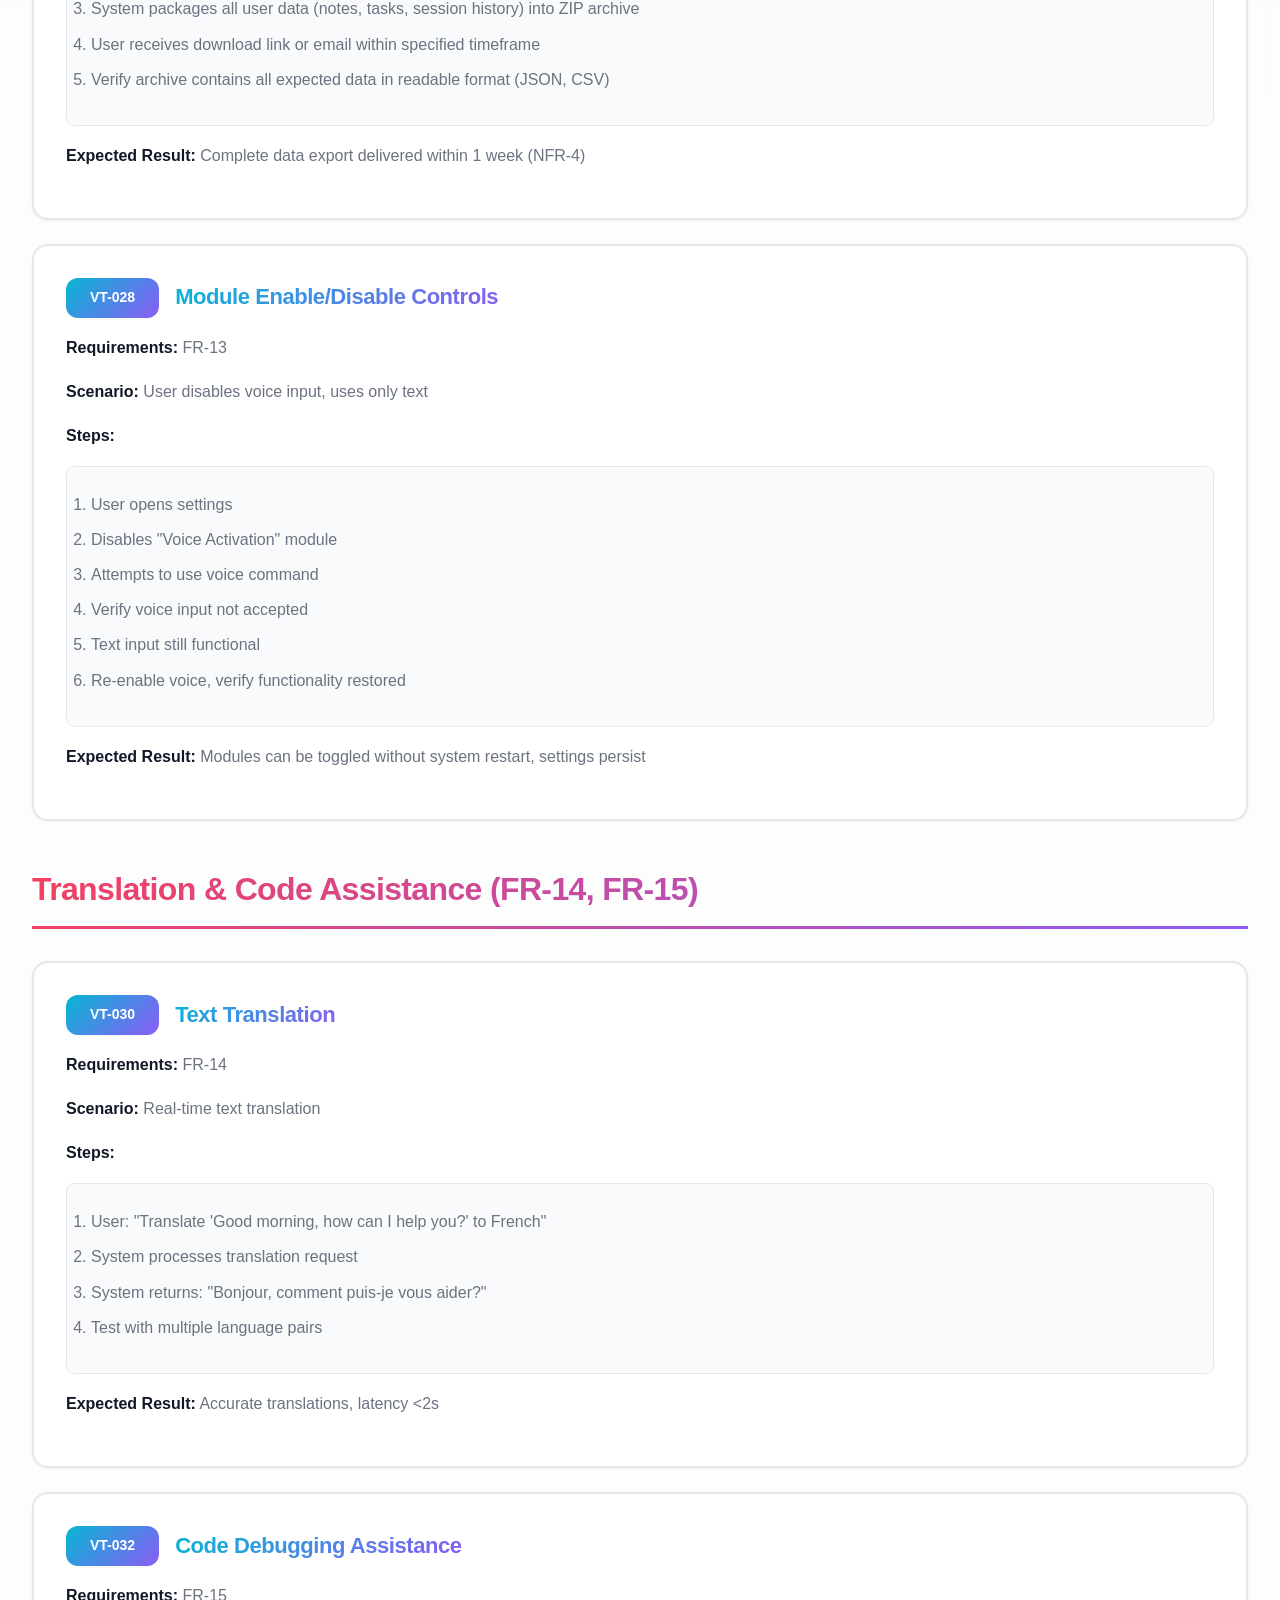
<file: validation-tests.html>
<!DOCTYPE html>
<html lang="en">
<head>
    <meta charset="UTF-8">
    <meta name="viewport" content="width=device-width, initial-scale=1.0">
    <title>Validation Tests - AI Secretary Test Plan | ASRO Team</title>
    <link rel="stylesheet" href="styles.css">
</head>
<body>
    <nav class="navbar">
        <div class="nav-container">
            <a href="index.html" class="nav-brand">
                <h1>ASRO Team</h1>
                <p class="subtitle">Agentic Slurm Resource Optimizer</p>
            </a>
            <ul class="nav-menu">
                <li><a href="index.html">Home</a></li>
                <li><a href="test-scope.html">Test Scope</a></li>
                <li><a href="integration-builds.html">Integration Builds</a></li>
                <li><a href="test-procedures.html">Test Procedures</a></li>
                <li><a href="validation-tests.html" class="active">Validation Tests</a></li>
                <li><a href="team.html">Team</a></li>
            </ul>
        </div>
    </nav>

    <main class="container page-content">
        <div class="page-header">
            <h1>Validation Tests & Requirements Traceability</h1>
            <p class="page-description">
                Comprehensive validation test suite mapped to all functional and non-functional requirements
            </p>
        </div>

        <section class="content-card">
            <h2>Validation Testing Overview</h2>
            <p>
                Validation testing verifies that the fully integrated AI Secretary system satisfies all stated
                requirements. Unlike integration testing (which focuses on module interactions), validation
                testing evaluates the <strong>complete system</strong> from an end-user perspective against
                the original functional (FR) and non-functional (NFR) requirements.
            </p>
            <p>
                This section presents:
            </p>
            <ul>
                <li><strong>Requirements Traceability Matrix:</strong> Mapping each requirement to validation test case(s)</li>
                <li><strong>Validation Test Case Skeletons:</strong> End-to-end scenarios organized by functional area</li>
                <li><strong>Coverage Analysis:</strong> Verification that all requirements are tested</li>
            </ul>
        </section>

        <section class="traceability-section">
            <h2 class="section-title">Requirements Traceability Matrix</h2>
            <p class="matrix-intro">
                The following matrix maps each requirement to its corresponding validation test case(s).
                This ensures comprehensive coverage and enables impact analysis when requirements change.
            </p>

            <div class="matrix-container">
                <h3>Functional Requirements Traceability</h3>
                <table class="traceability-table">
                    <thead>
                        <tr>
                            <th>Req ID</th>
                            <th>Requirement</th>
                            <th>Validation Test Cases</th>
                            <th>Priority</th>
                        </tr>
                    </thead>
                    <tbody>
                        <tr>
                            <td><strong>FR-1</strong></td>
                            <td>Voice Activation - Detect wake word and capture voice commands</td>
                            <td>VT-001, VT-002, VT-023</td>
                            <td><span class="priority-high">High</span></td>
                        </tr>
                        <tr>
                            <td><strong>FR-2</strong></td>
                            <td>Manual Text Input - Allow typed commands as alternative</td>
                            <td>VT-003, VT-004</td>
                            <td><span class="priority-high">High</span></td>
                        </tr>
                        <tr>
                            <td><strong>FR-3</strong></td>
                            <td>Speech-to-Text - Transcribe spoken commands with minimal latency</td>
                            <td>VT-001, VT-005, VT-027</td>
                            <td><span class="priority-high">High</span></td>
                        </tr>
                        <tr>
                            <td><strong>FR-4</strong></td>
                            <td>Natural-Language Understanding - Extract intents and entities</td>
                            <td>VT-006, VT-007, VT-008</td>
                            <td><span class="priority-high">High</span></td>
                        </tr>
                        <tr>
                            <td><strong>FR-5</strong></td>
                            <td>System Speech Output - Respond audibly using TTS</td>
                            <td>VT-009, VT-010, VT-026</td>
                            <td><span class="priority-high">High</span></td>
                        </tr>
                        <tr>
                            <td><strong>FR-6</strong></td>
                            <td>Calendar Operations - Schedule, modify, cancel appointments</td>
                            <td>VT-011, VT-012, VT-013</td>
                            <td><span class="priority-high">High</span></td>
                        </tr>
                        <tr>
                            <td><strong>FR-7</strong></td>
                            <td>NLP Date & Entity Parsing - Parse dates, attendees, tasks</td>
                            <td>VT-014, VT-015</td>
                            <td><span class="priority-medium">Medium</span></td>
                        </tr>
                        <tr>
                            <td><strong>FR-8</strong></td>
                            <td>Note-Taking & Summarization - Record, transcribe, summarize</td>
                            <td>VT-016, VT-017, VT-018</td>
                            <td><span class="priority-high">High</span></td>
                        </tr>
                        <tr>
                            <td><strong>FR-9</strong></td>
                            <td>Reminders & Task Management - Create, update, delete tasks</td>
                            <td>VT-019, VT-020</td>
                            <td><span class="priority-high">High</span></td>
                        </tr>
                        <tr>
                            <td><strong>FR-10</strong></td>
                            <td>Image Recognition - Extract text/context from images (OCR)</td>
                            <td>VT-021, VT-022</td>
                            <td><span class="priority-medium">Medium</span></td>
                        </tr>
                        <tr>
                            <td><strong>FR-11</strong></td>
                            <td>Email & Messaging - Read, draft, send with confirmation</td>
                            <td>VT-023, VT-024</td>
                            <td><span class="priority-high">High</span></td>
                        </tr>
                        <tr>
                            <td><strong>FR-12</strong></td>
                            <td>Session Memory & Data Management - Retain context, export/delete</td>
                            <td>VT-025, VT-026, VT-027</td>
                            <td><span class="priority-high">High</span></td>
                        </tr>
                        <tr>
                            <td><strong>FR-13</strong></td>
                            <td>Administrative Controls - Enable/disable modules, manage permissions</td>
                            <td>VT-028, VT-029</td>
                            <td><span class="priority-medium">Medium</span></td>
                        </tr>
                        <tr>
                            <td><strong>FR-14</strong></td>
                            <td>Translation & Language Conversion - Real-time translation</td>
                            <td>VT-030, VT-031</td>
                            <td><span class="priority-medium">Medium</span></td>
                        </tr>
                        <tr>
                            <td><strong>FR-15</strong></td>
                            <td>Code Assistance - Provide coding help and debugging</td>
                            <td>VT-032</td>
                            <td><span class="priority-low">Low</span></td>
                        </tr>
                        <tr>
                            <td><strong>FR-16</strong></td>
                            <td>Audio/Video Recording - Local recording with confirmation</td>
                            <td>VT-033, VT-034</td>
                            <td><span class="priority-medium">Medium</span></td>
                        </tr>
                    </tbody>
                </table>
            </div>

            <div class="matrix-container">
                <h3>Non-Functional Requirements Traceability</h3>
                <table class="traceability-table">
                    <thead>
                        <tr>
                            <th>Req ID</th>
                            <th>Requirement</th>
                            <th>Validation Test Cases</th>
                            <th>Priority</th>
                        </tr>
                    </thead>
                    <tbody>
                        <tr>
                            <td><strong>NFR-1</strong></td>
                            <td>Performance - Latency: Response &lt;2s, streaming for real-time</td>
                            <td>VT-035, VT-036, VT-037</td>
                            <td><span class="priority-high">High</span></td>
                        </tr>
                        <tr>
                            <td><strong>NFR-2</strong></td>
                            <td>Security - Data Protection: Encryption in transit and at rest</td>
                            <td>VT-038, VT-039</td>
                            <td><span class="priority-high">High</span></td>
                        </tr>
                        <tr>
                            <td><strong>NFR-3</strong></td>
                            <td>Portability - Cross-platform: Mobile, desktop, web</td>
                            <td>VT-040, VT-041</td>
                            <td><span class="priority-high">High</span></td>
                        </tr>
                        <tr>
                            <td><strong>NFR-4</strong></td>
                            <td>Data Lifecycle Management - Export/delete within one week</td>
                            <td>VT-042, VT-043</td>
                            <td><span class="priority-medium">Medium</span></td>
                        </tr>
                        <tr>
                            <td><strong>NFR-5</strong></td>
                            <td>Startup / Availability - Operational in &lt;30s</td>
                            <td>VT-044</td>
                            <td><span class="priority-medium">Medium</span></td>
                        </tr>
                        <tr>
                            <td><strong>NFR-6</strong></td>
                            <td>Connectivity / Fault Tolerance - Offline mode, graceful degradation</td>
                            <td>VT-045, VT-046</td>
                            <td><span class="priority-high">High</span></td>
                        </tr>
                        <tr>
                            <td><strong>NFR-7</strong></td>
                            <td>Resource Efficiency - &lt;10 GB storage, no performance degradation</td>
                            <td>VT-047, VT-048</td>
                            <td><span class="priority-medium">Medium</span></td>
                        </tr>
                        <tr>
                            <td><strong>NFR-8</strong></td>
                            <td>Camera Responsiveness - Vision ops &lt;2s, permission required</td>
                            <td>VT-049, VT-050</td>
                            <td><span class="priority-medium">Medium</span></td>
                        </tr>
                        <tr>
                            <td><strong>NFR-9</strong></td>
                            <td>Accessibility - WCAG 2.1 compliance, captions, screen readers</td>
                            <td>VT-051, VT-052, VT-053</td>
                            <td><span class="priority-high">High</span></td>
                        </tr>
                        <tr>
                            <td><strong>NFR-10</strong></td>
                            <td>Openness / Transparency - Open-source components, auditability</td>
                            <td>VT-054</td>
                            <td><span class="priority-low">Low</span></td>
                        </tr>
                        <tr>
                            <td><strong>NFR-11</strong></td>
                            <td>Authentication & Authorization - OAuth 2.0, least privilege</td>
                            <td>VT-055, VT-056</td>
                            <td><span class="priority-high">High</span></td>
                        </tr>
                    </tbody>
                </table>
            </div>
        </section>

        <section class="validation-tests-section">
            <h2 class="section-title">Validation Test Case Skeletons</h2>
            <p>
                The following test cases validate end-to-end functionality of the complete AI Secretary system.
                Test cases are organized by functional area and mapped to requirements in the traceability matrix above.
            </p>

            <div class="test-category">
                <h3>Voice & Text Input (FR-1, FR-2, FR-3, FR-4)</h3>

                <div class="validation-test-case">
                    <div class="test-header">
                        <span class="test-id">VT-001</span>
                        <h4>Complete Voice-to-Action Workflow</h4>
                    </div>
                    <div class="test-details">
                        <p><strong>Requirements:</strong> FR-1, FR-3, FR-4</p>
                        <p><strong>Scenario:</strong> User speaks a complete command and system executes it</p>
                        <p><strong>Steps:</strong></p>
                        <ol>
                            <li>User speaks wake word</li>
                            <li>System activates listening mode</li>
                            <li>User says: "Create a meeting tomorrow at 2pm with John and Jane"</li>
                            <li>System transcribes, extracts intent (CreateMeeting), entities (date, time, attendees)</li>
                            <li>System confirms and creates calendar event</li>
                        </ol>
                        <p><strong>Expected Result:</strong> Meeting created with correct details, confirmation spoken</p>
                    </div>
                </div>

                <div class="validation-test-case">
                    <div class="test-header">
                        <span class="test-id">VT-003</span>
                        <h4>Text Input Feature Parity</h4>
                    </div>
                    <div class="test-details">
                        <p><strong>Requirements:</strong> FR-2</p>
                        <p><strong>Scenario:</strong> User types command instead of speaking</p>
                        <p><strong>Steps:</strong></p>
                        <ol>
                            <li>User opens text input field</li>
                            <li>Types: "Remind me to call Dr. Smith at 3pm tomorrow"</li>
                            <li>Submits command</li>
                            <li>System processes (bypassing ASR)</li>
                        </ol>
                        <p><strong>Expected Result:</strong> Reminder created identical to voice command equivalent</p>
                    </div>
                </div>

                <div class="validation-test-case">
                    <div class="test-header">
                        <span class="test-id">VT-006</span>
                        <h4>Intent Classification Accuracy</h4>
                    </div>
                    <div class="test-details">
                        <p><strong>Requirements:</strong> FR-4</p>
                        <p><strong>Scenario:</strong> System correctly identifies various intent types</p>
                        <p><strong>Steps:</strong></p>
                        <ol>
                            <li>Issue calendar intent: "Schedule a doctor appointment"</li>
                            <li>Issue reminder intent: "Remind me to buy milk"</li>
                            <li>Issue email intent: "Send an email to my team"</li>
                            <li>Issue note intent: "Take a note: project ideas"</li>
                            <li>Verify each triggers correct capability executor</li>
                        </ol>
                        <p><strong>Expected Result:</strong> All intents correctly classified, appropriate actions taken</p>
                    </div>
                </div>

                <div class="validation-test-case">
                    <div class="test-header">
                        <span class="test-id">VT-008</span>
                        <h4>Ambiguous Input Handling</h4>
                    </div>
                    <div class="test-details">
                        <p><strong>Requirements:</strong> FR-4</p>
                        <p><strong>Scenario:</strong> System requests clarification for unclear commands</p>
                        <p><strong>Steps:</strong></p>
                        <ol>
                            <li>User: "Schedule it for next week"</li>
                            <li>System recognizes missing context (what is "it"?)</li>
                            <li>System prompts: "What would you like to schedule?"</li>
                            <li>User: "A team meeting"</li>
                            <li>System creates meeting with clarified details</li>
                        </ol>
                        <p><strong>Expected Result:</strong> Multi-turn clarification successful, accurate action performed</p>
                    </div>
                </div>
            </div>

            <div class="test-category">
                <h3>Calendar Operations (FR-6, FR-7)</h3>

                <div class="validation-test-case">
                    <div class="test-header">
                        <span class="test-id">VT-011</span>
                        <h4>Create Calendar Event with External Service</h4>
                    </div>
                    <div class="test-details">
                        <p><strong>Requirements:</strong> FR-6, FR-7</p>
                        <p><strong>Scenario:</strong> End-to-end calendar event creation in Google/Microsoft Calendar</p>
                        <p><strong>Steps:</strong></p>
                        <ol>
                            <li>User: "Schedule a project review meeting next Monday at 10am for 1 hour"</li>
                            <li>System parses date ("next Monday"), time, duration</li>
                            <li>System checks calendar for conflicts</li>
                            <li>System creates event in user's Google/Microsoft Calendar</li>
                            <li>Verify event appears in external calendar application</li>
                        </ol>
                        <p><strong>Expected Result:</strong> Event visible in external calendar with correct details</p>
                    </div>
                </div>

                <div class="validation-test-case">
                    <div class="test-header">
                        <span class="test-id">VT-012</span>
                        <h4>Modify Existing Calendar Event</h4>
                    </div>
                    <div class="test-details">
                        <p><strong>Requirements:</strong> FR-6</p>
                        <p><strong>Scenario:</strong> User reschedules existing event</p>
                        <p><strong>Steps:</strong></p>
                        <ol>
                            <li>Create event: "Meeting with Sarah tomorrow at 2pm"</li>
                            <li>User: "Move my meeting with Sarah to 3pm"</li>
                            <li>System identifies correct event by attendee name</li>
                            <li>System updates event time</li>
                            <li>Verify modification in calendar</li>
                        </ol>
                        <p><strong>Expected Result:</strong> Event time updated, attendees notified (if configured)</p>
                    </div>
                </div>

                <div class="validation-test-case">
                    <div class="test-header">
                        <span class="test-id">VT-013</span>
                        <h4>Conflict Detection and Resolution</h4>
                    </div>
                    <div class="test-details">
                        <p><strong>Requirements:</strong> FR-6</p>
                        <p><strong>Scenario:</strong> System detects scheduling conflict</p>
                        <p><strong>Steps:</strong></p>
                        <ol>
                            <li>Existing event: "Dentist appointment Monday 2pm-3pm"</li>
                            <li>User: "Schedule lunch meeting Monday at 2:30pm"</li>
                            <li>System detects overlap</li>
                            <li>System alerts: "You have a conflict with your dentist appointment. Would you like to choose a different time?"</li>
                            <li>User confirms or reschedules</li>
                        </ol>
                        <p><strong>Expected Result:</strong> Conflict detected, user warned before creating overlapping event</p>
                    </div>
                </div>
            </div>

            <div class="test-category">
                <h3>Notes & Summarization (FR-8)</h3>

                <div class="validation-test-case">
                    <div class="test-header">
                        <span class="test-id">VT-016</span>
                        <h4>Voice Note Capture and Transcription</h4>
                    </div>
                    <div class="test-details">
                        <p><strong>Requirements:</strong> FR-8</p>
                        <p><strong>Scenario:</strong> User dictates note via voice</p>
                        <p><strong>Steps:</strong></p>
                        <ol>
                            <li>User: "Take a note"</li>
                            <li>System: "I'm listening"</li>
                            <li>User speaks note content (1-2 minutes)</li>
                            <li>User: "Stop"</li>
                            <li>System transcribes and saves note with timestamp</li>
                        </ol>
                        <p><strong>Expected Result:</strong> Note saved with accurate transcription, retrievable later</p>
                    </div>
                </div>

                <div class="validation-test-case">
                    <div class="test-header">
                        <span class="test-id">VT-017</span>
                        <h4>Long Text Summarization</h4>
                    </div>
                    <div class="test-details">
                        <p><strong>Requirements:</strong> FR-8</p>
                        <p><strong>Scenario:</strong> System generates concise summary of lengthy notes</p>
                        <p><strong>Steps:</strong></p>
                        <ol>
                            <li>User saves 2000-word meeting notes</li>
                            <li>User: "Summarize my notes from today's team meeting"</li>
                            <li>System retrieves notes, sends to Summarization service</li>
                            <li>System returns ~200-word summary highlighting key points</li>
                            <li>User can request full notes if needed</li>
                        </ol>
                        <p><strong>Expected Result:</strong> Summary captures main topics, action items, decisions</p>
                    </div>
                </div>

                <div class="validation-test-case">
                    <div class="test-header">
                        <span class="test-id">VT-018</span>
                        <h4>Keyword Tagging and Search</h4>
                    </div>
                    <div class="test-details">
                        <p><strong>Requirements:</strong> FR-8</p>
                        <p><strong>Scenario:</strong> User tags and searches notes by keyword</p>
                        <p><strong>Steps:</strong></p>
                        <ol>
                            <li>Create note with tags: "project-alpha", "marketing"</li>
                            <li>Create multiple other notes with various tags</li>
                            <li>User: "Show me all notes tagged with project-alpha"</li>
                            <li>System retrieves and displays matching notes</li>
                        </ol>
                        <p><strong>Expected Result:</strong> Only notes with specified tag returned</p>
                    </div>
                </div>
            </div>

            <div class="test-category">
                <h3>Tasks & Reminders (FR-9)</h3>

                <div class="validation-test-case">
                    <div class="test-header">
                        <span class="test-id">VT-019</span>
                        <h4>Recurring Task Management</h4>
                    </div>
                    <div class="test-details">
                        <p><strong>Requirements:</strong> FR-9</p>
                        <p><strong>Scenario:</strong> User creates recurring reminder</p>
                        <p><strong>Steps:</strong></p>
                        <ol>
                            <li>User: "Remind me to review reports every Monday at 9am"</li>
                            <li>System creates recurring reminder with weekly frequency</li>
                            <li>System triggers reminder on first Monday</li>
                            <li>Verify reminder repeats subsequent Mondays</li>
                        </ol>
                        <p><strong>Expected Result:</strong> Reminder fires weekly, continues until user cancels</p>
                    </div>
                </div>

                <div class="validation-test-case">
                    <div class="test-header">
                        <span class="test-id">VT-020</span>
                        <h4>Task Update and Deletion</h4>
                    </div>
                    <div class="test-details">
                        <p><strong>Requirements:</strong> FR-9</p>
                        <p><strong>Scenario:</strong> User modifies and deletes tasks</p>
                        <p><strong>Steps:</strong></p>
                        <ol>
                            <li>Create task: "Call plumber tomorrow"</li>
                            <li>User: "Change my plumber task to Friday"</li>
                            <li>System updates task date</li>
                            <li>Later: User: "Delete my plumber task"</li>
                            <li>System removes task</li>
                            <li>Verify task no longer appears in task list</li>
                        </ol>
                        <p><strong>Expected Result:</strong> Task updated correctly, then deleted without errors</p>
                    </div>
                </div>
            </div>

            <div class="test-category">
                <h3>Image Recognition & OCR (FR-10)</h3>

                <div class="validation-test-case">
                    <div class="test-header">
                        <span class="test-id">VT-021</span>
                        <h4>Whiteboard Image Text Extraction</h4>
                    </div>
                    <div class="test-details">
                        <p><strong>Requirements:</strong> FR-10</p>
                        <p><strong>Scenario:</strong> User photographs whiteboard and extracts text</p>
                        <p><strong>Steps:</strong></p>
                        <ol>
                            <li>User takes photo of whiteboard with meeting notes</li>
                            <li>User: "Extract text from this image"</li>
                            <li>System uploads image, performs OCR</li>
                            <li>System returns extracted text</li>
                            <li>User can save text as note or use in other command</li>
                        </ol>
                        <p><strong>Expected Result:</strong> OCR accuracy &gt;85%, text usable</p>
                    </div>
                </div>

                <div class="validation-test-case">
                    <div class="test-header">
                        <span class="test-id">VT-022</span>
                        <h4>Document Image Processing</h4>
                    </div>
                    <div class="test-details">
                        <p><strong>Requirements:</strong> FR-10</p>
                        <p><strong>Scenario:</strong> Extract data from scanned document</p>
                        <p><strong>Steps:</strong></p>
                        <ol>
                            <li>User uploads image of invoice/receipt</li>
                            <li>User: "What's the total amount on this receipt?"</li>
                            <li>System performs OCR + contextual analysis</li>
                            <li>System identifies and returns total amount</li>
                        </ol>
                        <p><strong>Expected Result:</strong> Correct amount extracted and reported</p>
                    </div>
                </div>
            </div>

            <div class="test-category">
                <h3>Email & Messaging (FR-11)</h3>

                <div class="validation-test-case">
                    <div class="test-header">
                        <span class="test-id">VT-023</span>
                        <h4>Email Composition with Mandatory Confirmation</h4>
                    </div>
                    <div class="test-details">
                        <p><strong>Requirements:</strong> FR-11</p>
                        <p><strong>Scenario:</strong> User drafts and sends email with confirmation</p>
                        <p><strong>Steps:</strong></p>
                        <ol>
                            <li>User: "Send an email to john@example.com saying I'll be late to the meeting"</li>
                            <li>System drafts email</li>
                            <li>System prompts: "Ready to send email to john@example.com with subject 'Meeting Update' and message 'I'll be late to the meeting'. Confirm?"</li>
                            <li>User confirms</li>
                            <li>System sends email via SMTP</li>
                            <li>Verify email received</li>
                        </ol>
                        <p><strong>Expected Result:</strong> Email sent only after explicit confirmation</p>
                    </div>
                </div>

                <div class="validation-test-case">
                    <div class="test-header">
                        <span class="test-id">VT-024</span>
                        <h4>Read Recent Emails</h4>
                    </div>
                    <div class="test-details">
                        <p><strong>Requirements:</strong> FR-11</p>
                        <p><strong>Scenario:</strong> User requests system to read emails</p>
                        <p><strong>Steps:</strong></p>
                        <ol>
                            <li>User: "Do I have any new emails?"</li>
                            <li>System queries email via IMAP</li>
                            <li>System summarizes: "You have 3 new emails. One from Sarah about the budget, one from IT about password reset, and one newsletter."</li>
                            <li>User can request full read of specific email</li>
                        </ol>
                        <p><strong>Expected Result:</strong> Recent emails retrieved and summarized accurately</p>
                    </div>
                </div>
            </div>

            <div class="test-category">
                <h3>Session Memory & Data Management (FR-12, FR-13)</h3>

                <div class="validation-test-case">
                    <div class="test-header">
                        <span class="test-id">VT-025</span>
                        <h4>Cross-Session Context Retention</h4>
                    </div>
                    <div class="test-details">
                        <p><strong>Requirements:</strong> FR-12</p>
                        <p><strong>Scenario:</strong> System remembers previous conversation context</p>
                        <p><strong>Steps:</strong></p>
                        <ol>
                            <li>Session 1: User creates several reminders and notes</li>
                            <li>User logs out</li>
                            <li>Session 2: User logs in hours later</li>
                            <li>User: "What reminders do I have?"</li>
                            <li>System retrieves reminders from previous session</li>
                        </ol>
                        <p><strong>Expected Result:</strong> All data persisted, retrievable across sessions</p>
                    </div>
                </div>

                <div class="validation-test-case">
                    <div class="test-header">
                        <span class="test-id">VT-026</span>
                        <h4>Cross-Device Session Continuity</h4>
                    </div>
                    <div class="test-details">
                        <p><strong>Requirements:</strong> FR-12, NFR-3</p>
                        <p><strong>Scenario:</strong> User switches from desktop to mobile mid-task</p>
                        <p><strong>Steps:</strong></p>
                        <ol>
                            <li>Desktop: User starts conversation, creates calendar event</li>
                            <li>User switches to mobile device</li>
                            <li>Mobile: User continues: "Add John as an attendee to that meeting"</li>
                            <li>System resolves "that meeting" using cross-device context</li>
                            <li>Meeting updated correctly</li>
                        </ol>
                        <p><strong>Expected Result:</strong> Seamless context handoff between devices</p>
                    </div>
                </div>

                <div class="validation-test-case">
                    <div class="test-header">
                        <span class="test-id">VT-027</span>
                        <h4>User Data Export</h4>
                    </div>
                    <div class="test-details">
                        <p><strong>Requirements:</strong> FR-12, NFR-4</p>
                        <p><strong>Scenario:</strong> User requests data export</p>
                        <p><strong>Steps:</strong></p>
                        <ol>
                            <li>User: "Export all my data"</li>
                            <li>System initiates export job</li>
                            <li>System packages all user data (notes, tasks, session history) into ZIP archive</li>
                            <li>User receives download link or email within specified timeframe</li>
                            <li>Verify archive contains all expected data in readable format (JSON, CSV)</li>
                        </ol>
                        <p><strong>Expected Result:</strong> Complete data export delivered within 1 week (NFR-4)</p>
                    </div>
                </div>

                <div class="validation-test-case">
                    <div class="test-header">
                        <span class="test-id">VT-028</span>
                        <h4>Module Enable/Disable Controls</h4>
                    </div>
                    <div class="test-details">
                        <p><strong>Requirements:</strong> FR-13</p>
                        <p><strong>Scenario:</strong> User disables voice input, uses only text</p>
                        <p><strong>Steps:</strong></p>
                        <ol>
                            <li>User opens settings</li>
                            <li>Disables "Voice Activation" module</li>
                            <li>Attempts to use voice command</li>
                            <li>Verify voice input not accepted</li>
                            <li>Text input still functional</li>
                            <li>Re-enable voice, verify functionality restored</li>
                        </ol>
                        <p><strong>Expected Result:</strong> Modules can be toggled without system restart, settings persist</p>
                    </div>
                </div>
            </div>

            <div class="test-category">
                <h3>Translation & Code Assistance (FR-14, FR-15)</h3>

                <div class="validation-test-case">
                    <div class="test-header">
                        <span class="test-id">VT-030</span>
                        <h4>Text Translation</h4>
                    </div>
                    <div class="test-details">
                        <p><strong>Requirements:</strong> FR-14</p>
                        <p><strong>Scenario:</strong> Real-time text translation</p>
                        <p><strong>Steps:</strong></p>
                        <ol>
                            <li>User: "Translate 'Good morning, how can I help you?' to French"</li>
                            <li>System processes translation request</li>
                            <li>System returns: "Bonjour, comment puis-je vous aider?"</li>
                            <li>Test with multiple language pairs</li>
                        </ol>
                        <p><strong>Expected Result:</strong> Accurate translations, latency &lt;2s</p>
                    </div>
                </div>

                <div class="validation-test-case">
                    <div class="test-header">
                        <span class="test-id">VT-032</span>
                        <h4>Code Debugging Assistance</h4>
                    </div>
                    <div class="test-details">
                        <p><strong>Requirements:</strong> FR-15</p>
                        <p><strong>Scenario:</strong> User requests programming help</p>
                        <p><strong>Steps:</strong></p>
                        <ol>
                            <li>User: "How do I sort a list in Python?"</li>
                            <li>System identifies code assistance intent</li>
                            <li>System provides code example and explanation</li>
                            <li>User can ask follow-up questions</li>
                        </ol>
                        <p><strong>Expected Result:</strong> Accurate, helpful code guidance provided</p>
                    </div>
                </div>
            </div>

            <div class="test-category">
                <h3>Performance & Latency (NFR-1)</h3>

                <div class="validation-test-case">
                    <div class="test-header">
                        <span class="test-id">VT-035</span>
                        <h4>End-to-End Response Latency Under Ideal Conditions</h4>
                    </div>
                    <div class="test-details">
                        <p><strong>Requirements:</strong> NFR-1</p>
                        <p><strong>Scenario:</strong> Measure complete workflow latency</p>
                        <p><strong>Steps:</strong></p>
                        <ol>
                            <li>Ideal network (100+ Mbps, low latency)</li>
                            <li>User issues voice command</li>
                            <li>Measure time from speech end to TTS audio start</li>
                            <li>Repeat for 20 varied commands</li>
                            <li>Calculate average and 95th percentile latencies</li>
                        </ol>
                        <p><strong>Expected Result:</strong> Average &lt;2s, 95th percentile &lt;2.5s (NFR-1)</p>
                    </div>
                </div>

                <div class="validation-test-case">
                    <div class="test-header">
                        <span class="test-id">VT-036</span>
                        <h4>Streaming ASR Latency</h4>
                    </div>
                    <div class="test-details">
                        <p><strong>Requirements:</strong> NFR-1</p>
                        <p><strong>Scenario:</strong> Verify partial transcripts stream progressively</p>
                        <p><strong>Steps:</strong></p>
                        <ol>
                            <li>Speak 10-second utterance</li>
                            <li>Observe client UI for interim transcripts</li>
                            <li>Measure time to first partial transcript</li>
                        </ol>
                        <p><strong>Expected Result:</strong> First partial &lt;500ms, updates every 200-500ms during speech</p>
                    </div>
                </div>

                <div class="validation-test-case">
                    <div class="test-header">
                        <span class="test-id">VT-037</span>
                        <h4>TTS Streaming Latency</h4>
                    </div>
                    <div class="test-details">
                        <p><strong>Requirements:</strong> NFR-1</p>
                        <p><strong>Scenario:</strong> Audio playback begins before full text converted</p>
                        <p><strong>Steps:</strong></p>
                        <ol>
                            <li>Generate long response (200+ words)</li>
                            <li>Measure time from text submission to audio playback start</li>
                        </ol>
                        <p><strong>Expected Result:</strong> Audio starts &lt;1s, user doesn't wait for full generation</p>
                    </div>
                </div>
            </div>

            <div class="test-category">
                <h3>Security & Privacy (NFR-2, NFR-11)</h3>

                <div class="validation-test-case">
                    <div class="test-header">
                        <span class="test-id">VT-038</span>
                        <h4>Data Encryption in Transit (TLS)</h4>
                    </div>
                    <div class="test-details">
                        <p><strong>Requirements:</strong> NFR-2</p>
                        <p><strong>Scenario:</strong> Verify all client-server communication encrypted</p>
                        <p><strong>Steps:</strong></p>
                        <ol>
                            <li>Use network sniffer (Wireshark) to capture client-gateway traffic</li>
                            <li>Issue voice command and observe network packets</li>
                            <li>Verify TLS handshake occurs</li>
                            <li>Confirm no plaintext sensitive data visible in packet capture</li>
                        </ol>
                        <p><strong>Expected Result:</strong> All traffic encrypted with TLS 1.2+, no data leakage</p>
                    </div>
                </div>

                <div class="validation-test-case">
                    <div class="test-header">
                        <span class="test-id">VT-039</span>
                        <h4>Data Encryption at Rest</h4>
                    </div>
                    <div class="test-details">
                        <p><strong>Requirements:</strong> NFR-2</p>
                        <p><strong>Scenario:</strong> Verify stored user data encrypted</p>
                        <p><strong>Steps:</strong></p>
                        <ol>
                            <li>Create notes and reminders</li>
                            <li>Access database storage directly (database admin tools)</li>
                            <li>Inspect raw data records</li>
                            <li>Verify sensitive fields encrypted or hashed</li>
                        </ol>
                        <p><strong>Expected Result:</strong> User data stored in encrypted format, not plaintext</p>
                    </div>
                </div>

                <div class="validation-test-case">
                    <div class="test-header">
                        <span class="test-id">VT-055</span>
                        <h4>OAuth 2.0 Authentication Flow</h4>
                    </div>
                    <div class="test-details">
                        <p><strong>Requirements:</strong> NFR-11</p>
                        <p><strong>Scenario:</strong> User authorizes Google Calendar integration</p>
                        <p><strong>Steps:</strong></p>
                        <ol>
                            <li>User initiates calendar connection</li>
                            <li>System redirects to Google OAuth consent screen</li>
                            <li>User grants permissions</li>
                            <li>System receives authorization code, exchanges for access token</li>
                            <li>Token stored securely in credentials vault</li>
                            <li>Verify token used for subsequent API calls</li>
                        </ol>
                        <p><strong>Expected Result:</strong> OAuth flow completes, tokens securely managed, least-privilege scopes</p>
                    </div>
                </div>
            </div>

            <div class="test-category">
                <h3>Portability & Cross-Platform (NFR-3)</h3>

                <div class="validation-test-case">
                    <div class="test-header">
                        <span class="test-id">VT-040</span>
                        <h4>Consistent Behavior Across Platforms</h4>
                    </div>
                    <div class="test-details">
                        <p><strong>Requirements:</strong> NFR-3</p>
                        <p><strong>Scenario:</strong> Same command produces identical results on all clients</p>
                        <p><strong>Steps:</strong></p>
                        <ol>
                            <li>Execute identical test suite on desktop, mobile, web</li>
                            <li>Issue same 10 commands on each platform</li>
                            <li>Compare results (calendar events, reminders, notes created)</li>
                        </ol>
                        <p><strong>Expected Result:</strong> Functional parity across platforms, no platform-specific bugs</p>
                    </div>
                </div>

                <div class="validation-test-case">
                    <div class="test-header">
                        <span class="test-id">VT-041</span>
                        <h4>Platform-Specific Features Work Correctly</h4>
                    </div>
                    <div class="test-details">
                        <p><strong>Requirements:</strong> NFR-3</p>
                        <p><strong>Scenario:</strong> Mobile camera, desktop file upload, web notifications</p>
                        <p><strong>Steps:</strong></p>
                        <ol>
                            <li>Mobile: Test camera permission and image capture for OCR</li>
                            <li>Desktop: Test file attachment for note uploads</li>
                            <li>Web: Test browser notifications for reminders</li>
                        </ol>
                        <p><strong>Expected Result:</strong> Platform-specific features functional, graceful degradation if unavailable</p>
                    </div>
                </div>
            </div>

            <div class="test-category">
                <h3>Fault Tolerance & Offline Mode (NFR-6)</h3>

                <div class="validation-test-case">
                    <div class="test-header">
                        <span class="test-id">VT-045</span>
                        <h4>Offline Mode Basic Functionality</h4>
                    </div>
                    <div class="test-details">
                        <p><strong>Requirements:</strong> NFR-6</p>
                        <p><strong>Scenario:</strong> Limited local mode when network unavailable</p>
                        <p><strong>Steps:</strong></p>
                        <ol>
                            <li>Disconnect device from network</li>
                            <li>Attempt simple commands: "Create reminder for 3pm"</li>
                            <li>Verify local storage and retrieval works</li>
                            <li>Reconnect network</li>
                            <li>Verify offline data syncs to cloud</li>
                        </ol>
                        <p><strong>Expected Result:</strong> Basic commands work offline, sync when online (NFR-6)</p>
                    </div>
                </div>

                <div class="validation-test-case">
                    <div class="test-header">
                        <span class="test-id">VT-046</span>
                        <h4>Graceful Degradation on Service Failure</h4>
                    </div>
                    <div class="test-details">
                        <p><strong>Requirements:</strong> NFR-6</p>
                        <p><strong>Scenario:</strong> External service (Google Calendar) unavailable</p>
                        <p><strong>Steps:</strong></p>
                        <ol>
                            <li>Simulate Google API outage (network block or mock failure)</li>
                            <li>User: "Create a meeting tomorrow at 10am"</li>
                            <li>System detects integration failure</li>
                            <li>System informs user: "Calendar service temporarily unavailable. Event saved locally and will sync when service is restored."</li>
                            <li>Event stored in local queue</li>
                        </ol>
                        <p><strong>Expected Result:</strong> User informed, data not lost, retry when service recovers</p>
                    </div>
                </div>
            </div>

            <div class="test-category">
                <h3>Resource Efficiency & Startup (NFR-5, NFR-7)</h3>

                <div class="validation-test-case">
                    <div class="test-header">
                        <span class="test-id">VT-044</span>
                        <h4>System Startup Time</h4>
                    </div>
                    <div class="test-details">
                        <p><strong>Requirements:</strong> NFR-5</p>
                        <p><strong>Scenario:</strong> Cold start to operational state</p>
                        <p><strong>Steps:</strong></p>
                        <ol>
                            <li>Ensure client not running</li>
                            <li>Launch application</li>
                            <li>Start timer</li>
                            <li>Wait for "ready" indicator (can accept commands)</li>
                            <li>Stop timer</li>
                        </ol>
                        <p><strong>Expected Result:</strong> Operational within 30 seconds under standard network (NFR-5)</p>
                    </div>
                </div>

                <div class="validation-test-case">
                    <div class="test-header">
                        <span class="test-id">VT-047</span>
                        <h4>Installation Size Limit</h4>
                    </div>
                    <div class="test-details">
                        <p><strong>Requirements:</strong> NFR-7</p>
                        <p><strong>Scenario:</strong> Verify disk usage within limits</p>
                        <p><strong>Steps:</strong></p>
                        <ol>
                            <li>Fresh installation on test system</li>
                            <li>Measure total disk usage (app + cache + data)</li>
                        </ol>
                        <p><strong>Expected Result:</strong> Total &lt;10 GB (NFR-7)</p>
                    </div>
                </div>

                <div class="validation-test-case">
                    <div class="test-header">
                        <span class="test-id">VT-048</span>
                        <h4>Long-Running Session Resource Stability</h4>
                    </div>
                    <div class="test-details">
                        <p><strong>Requirements:</strong> NFR-7</p>
                        <p><strong>Scenario:</strong> No memory leaks over extended use</p>
                        <p><strong>Steps:</strong></p>
                        <ol>
                            <li>Launch client, record initial RAM usage</li>
                            <li>Issue varied commands continuously for 4 hours</li>
                            <li>Monitor RAM usage every 15 minutes</li>
                            <li>Check for continuously increasing memory (leak indicator)</li>
                        </ol>
                        <p><strong>Expected Result:</strong> Memory usage stable (&lt;10% growth), no degradation</p>
                    </div>
                </div>
            </div>

            <div class="test-category">
                <h3>Accessibility (NFR-9)</h3>

                <div class="validation-test-case">
                    <div class="test-header">
                        <span class="test-id">VT-051</span>
                        <h4>Screen Reader Compatibility</h4>
                    </div>
                    <div class="test-details">
                        <p><strong>Requirements:</strong> NFR-9</p>
                        <p><strong>Scenario:</strong> Visually impaired user navigates with screen reader</p>
                        <p><strong>Steps:</strong></p>
                        <ol>
                            <li>Launch web client with NVDA/JAWS/VoiceOver</li>
                            <li>Navigate UI using keyboard only</li>
                            <li>Issue text command via keyboard</li>
                            <li>Verify response read aloud by screen reader</li>
                            <li>Check all interactive elements have accessible labels</li>
                        </ol>
                        <p><strong>Expected Result:</strong> Full functionality accessible via screen reader, WCAG 2.1 Level AA compliance</p>
                    </div>
                </div>

                <div class="validation-test-case">
                    <div class="test-header">
                        <span class="test-id">VT-052</span>
                        <h4>Closed Captions for Audio/Video</h4>
                    </div>
                    <div class="test-details">
                        <p><strong>Requirements:</strong> NFR-9</p>
                        <p><strong>Scenario:</strong> Deaf/hard-of-hearing user accesses content</p>
                        <p><strong>Steps:</strong></p>
                        <ol>
                            <li>Enable caption/subtitle mode</li>
                            <li>System speaks TTS response</li>
                            <li>Verify text captions displayed synchronously</li>
                            <li>Video recording playback shows accurate captions</li>
                        </ol>
                        <p><strong>Expected Result:</strong> Captions accurate, synchronized with audio</p>
                    </div>
                </div>

                <div class="validation-test-case">
                    <div class="test-header">
                        <span class="test-id">VT-053</span>
                        <h4>Keyboard-Only Navigation</h4>
                    </div>
                    <div class="test-details">
                        <p><strong>Requirements:</strong> NFR-9</p>
                        <p><strong>Scenario:</strong> User with motor impairment uses only keyboard</p>
                        <p><strong>Steps:</strong></p>
                        <ol>
                            <li>Disable mouse/touchscreen</li>
                            <li>Navigate entire application using Tab, Enter, Arrow keys</li>
                            <li>Submit commands, access settings, view results</li>
                            <li>Verify no functionality requires mouse</li>
                        </ol>
                        <p><strong>Expected Result:</strong> All features accessible via keyboard, logical tab order</p>
                    </div>
                </div>
            </div>
        </section>

        <section class="coverage-section">
            <h2 class="section-title">Coverage Summary</h2>
            <div class="coverage-stats">
                <div class="coverage-stat">
                    <div class="stat-number">16/16</div>
                    <div class="stat-label">Functional Requirements Covered</div>
                    <div class="coverage-bar"><div class="coverage-fill" style="width: 100%"></div></div>
                    <div class="stat-percentage">100%</div>
                </div>
                <div class="coverage-stat">
                    <div class="stat-number">11/11</div>
                    <div class="stat-label">Non-Functional Requirements Covered</div>
                    <div class="coverage-bar"><div class="coverage-fill" style="width: 100%"></div></div>
                    <div class="stat-percentage">100%</div>
                </div>
                <div class="coverage-stat">
                    <div class="stat-number">56</div>
                    <div class="stat-label">Total Validation Test Cases</div>
                </div>
            </div>

            <div class="content-card">
                <h3>Requirements Coverage Analysis</h3>
                <p>
                    Our validation test suite achieves <strong>100% coverage</strong> of both functional and
                    non-functional requirements. Every requirement from FR-1 through FR-16 and NFR-1 through NFR-11
                    is mapped to at least one validation test case, with critical requirements having multiple test
                    cases for comprehensive validation.
                </p>
                <p>
                    <strong>High-priority requirements</strong> (marked in traceability matrix) have deeper test coverage:
                </p>
                <ul>
                    <li>Voice/Text Input (FR-1, FR-2, FR-3, FR-4): 8 test cases</li>
                    <li>Calendar Operations (FR-6): 7 test cases</li>
                    <li>Email/Messaging (FR-11): 4 test cases</li>
                    <li>Session Memory (FR-12): 5 test cases</li>
                    <li>Performance/Latency (NFR-1): 6 test cases</li>
                    <li>Security (NFR-2, NFR-11): 5 test cases</li>
                    <li>Portability (NFR-3): 4 test cases</li>
                </ul>
            </div>
        </section>

        <div class="navigation-buttons">
            <a href="test-procedures.html" class="btn btn-secondary">← Back to Test Procedures</a>
            <a href="team.html" class="btn btn-primary">Next: Team Information →</a>
        </div>
    </main>

    <footer class="footer">
        <div class="footer-content">
            <div class="footer-section">
                <h3>ASRO Team - Group 5</h3>
                <p>Agentic Slurm Resource Optimizer</p>
            </div>
            <div class="footer-section">
                <h4>Coverage Statistics</h4>
                <ul>
                    <li>16/16 Functional Requirements</li>
                    <li>11/11 Non-Functional Requirements</li>
                    <li>56 Validation Test Cases</li>
                    <li>100% Requirements Coverage</li>
                </ul>
            </div>
            <div class="footer-section">
                <h4>Quick Links</h4>
                <ul>
                    <li><a href="index.html">Home</a></li>
                    <li><a href="test-scope.html">Test Scope</a></li>
                    <li><a href="integration-builds.html">Integration Builds</a></li>
                </ul>
            </div>
        </div>
        <div class="footer-bottom">
            <p>&copy; 2025 ASRO Team. All rights reserved.</p>
        </div>
    </footer>

    <script src="script.js"></script>
</body>
</html>
</file>
<file: styles.css>
/* ===================================
   AI Secretary Test Plan Stylesheet
   ASRO Team - Group 5
   Modern & Beautiful Design
   =================================== */

/* ===================================
   CSS VARIABLES & COLOR PALETTE
   =================================== */
:root {
    /* Primary Colors - Modern Teal/Cyan */
    --primary-color: #06b6d4;
    --primary-dark: #0891b2;
    --primary-light: #22d3ee;

    /* Secondary Colors - Deep Purple/Violet */
    --secondary-color: #8b5cf6;
    --secondary-dark: #7c3aed;
    --secondary-light: #a78bfa;

    /* Accent Colors - Vibrant Coral/Pink */
    --accent-color: #f43f5e;
    --accent-light: #fb7185;
    --accent-dark: #e11d48;

    /* Success/Info Colors */
    --success: #10b981;
    --info: #3b82f6;
    --warning: #f59e0b;
    --error: #ef4444;

    /* Neutral Colors - Warm Grays */
    --background: #ffffff;
    --background-secondary: #f9fafb;
    --background-tertiary: #f3f4f6;
    --background-card: #ffffff;

    --text-primary: #111827;
    --text-secondary: #6b7280;
    --text-muted: #9ca3af;

    /* Border & Divider */
    --border-color: #e5e7eb;
    --border-color-dark: #d1d5db;

    /* Priority Colors */
    --priority-high: #dc2626;
    --priority-medium: #f59e0b;
    --priority-low: #10b981;

    /* Shadows - Softer, more natural */
    --shadow-sm: 0 1px 3px 0 rgba(0, 0, 0, 0.05);
    --shadow: 0 2px 8px 0 rgba(0, 0, 0, 0.08);
    --shadow-md: 0 4px 12px -1px rgba(0, 0, 0, 0.1);
    --shadow-lg: 0 10px 24px -3px rgba(0, 0, 0, 0.12);
    --shadow-xl: 0 20px 40px -5px rgba(0, 0, 0, 0.15);
    --shadow-colored: 0 8px 24px -4px rgba(6, 182, 212, 0.25);

    /* Gradients */
    --gradient-primary: linear-gradient(135deg, #06b6d4 0%, #8b5cf6 100%);
    --gradient-secondary: linear-gradient(135deg, #f43f5e 0%, #8b5cf6 100%);
    --gradient-accent: linear-gradient(135deg, #22d3ee 0%, #a78bfa 100%);
    --gradient-warm: linear-gradient(135deg, #fbbf24 0%, #f43f5e 100%);
    --gradient-cool: linear-gradient(135deg, #06b6d4 0%, #3b82f6 100%);

    /* Typography */
    --font-primary: -apple-system, BlinkMacSystemFont, 'Segoe UI', 'Roboto', 'Oxygen', 'Ubuntu', 'Cantarell', sans-serif;
    --font-mono: 'SF Mono', 'Monaco', 'Inconsolata', 'Courier New', monospace;

    /* Spacing */
    --spacing-xs: 0.25rem;
    --spacing-sm: 0.5rem;
    --spacing-md: 1rem;
    --spacing-lg: 1.5rem;
    --spacing-xl: 2rem;
    --spacing-2xl: 3rem;
    --spacing-3xl: 4rem;

    /* Border Radius */
    --radius-sm: 0.375rem;
    --radius: 0.5rem;
    --radius-lg: 0.75rem;
    --radius-xl: 1rem;
    --radius-2xl: 1.5rem;

    /* Transitions */
    --transition-fast: all 0.15s ease;
    --transition: all 0.25s ease;
    --transition-slow: all 0.4s ease;
}

/* ===================================
   RESET & BASE STYLES
   =================================== */
* {
    margin: 0;
    padding: 0;
    box-sizing: border-box;
}

html {
    scroll-behavior: smooth;
    font-size: 16px;
}

body {
    font-family: var(--font-primary);
    color: var(--text-primary);
    background: linear-gradient(to bottom, #f9fafb 0%, #ffffff 100%);
    line-height: 1.7;
    -webkit-font-smoothing: antialiased;
    -moz-osx-font-smoothing: grayscale;
}

/* ===================================
   TYPOGRAPHY
   =================================== */
h1, h2, h3, h4, h5, h6 {
    font-weight: 700;
    line-height: 1.3;
    margin-bottom: var(--spacing-md);
    color: var(--text-primary);
    letter-spacing: -0.02em;
}

h1 { font-size: 2.75rem; font-weight: 800; }
h2 { font-size: 2.25rem; font-weight: 700; }
h3 { font-size: 1.75rem; font-weight: 700; }
h4 { font-size: 1.375rem; font-weight: 600; }
h5 { font-size: 1.125rem; font-weight: 600; }
h6 { font-size: 1rem; font-weight: 600; }

p {
    margin-bottom: var(--spacing-md);
    color: var(--text-secondary);
    line-height: 1.75;
}

a {
    color: var(--primary-color);
    text-decoration: none;
    transition: var(--transition-fast);
    font-weight: 500;
}

a:hover {
    color: var(--primary-dark);
}

ul, ol {
    margin-bottom: var(--spacing-md);
    padding-left: var(--spacing-xl);
}

li {
    margin-bottom: var(--spacing-sm);
    color: var(--text-secondary);
    line-height: 1.7;
}

strong {
    font-weight: 600;
    color: var(--text-primary);
}

code {
    font-family: var(--font-mono);
    background: linear-gradient(135deg, #fef3c7 0%, #ddd6fe 100%);
    padding: 0.2rem 0.5rem;
    border-radius: var(--radius-sm);
    font-size: 0.875rem;
    color: #7c3aed;
    font-weight: 500;
}

/* ===================================
   NAVIGATION BAR - Beautiful Gradient
   =================================== */
.navbar {
    background: var(--gradient-primary);
    color: white;
    padding: var(--spacing-lg) 0;
    box-shadow: 0 4px 20px rgba(6, 182, 212, 0.3);
    position: sticky;
    top: 0;
    z-index: 1000;
    backdrop-filter: blur(10px);
}

.nav-container {
    max-width: 1400px;
    margin: 0 auto;
    padding: 0 var(--spacing-xl);
    display: flex;
    justify-content: space-between;
    align-items: center;
}

.nav-brand {
    text-decoration: none;
    transition: var(--transition-fast);
}

.nav-brand:hover {
    opacity: 0.9;
    transform: scale(1.02);
}

.nav-brand h1 {
    font-size: 1.75rem;
    margin: 0;
    color: white;
    font-weight: 800;
    letter-spacing: -0.5px;
    text-shadow: 0 2px 8px rgba(0, 0, 0, 0.1);
}

.nav-brand .subtitle {
    font-size: 0.8rem;
    margin: 0;
    opacity: 0.95;
    color: rgba(255, 255, 255, 0.95);
    font-weight: 500;
    letter-spacing: 0.3px;
}

.nav-menu {
    list-style: none;
    display: flex;
    gap: var(--spacing-xs);
    margin: 0;
    padding: 0;
}

.nav-menu li a {
    color: white;
    padding: var(--spacing-sm) var(--spacing-lg);
    border-radius: var(--radius-lg);
    transition: var(--transition-fast);
    text-decoration: none;
    font-weight: 600;
    font-size: 0.95rem;
    letter-spacing: 0.3px;
}

.nav-menu li a:hover {
    background: rgba(255, 255, 255, 0.2);
    transform: translateY(-2px);
}

.nav-menu li a.active {
    background: rgba(255, 255, 255, 0.25);
    font-weight: 700;
    box-shadow: 0 4px 12px rgba(0, 0, 0, 0.15);
}

/* ===================================
   HERO SECTION - Stunning Gradient
   =================================== */
.hero {
    background: var(--gradient-primary);
    color: white;
    padding: var(--spacing-3xl) var(--spacing-xl);
    text-align: center;
    position: relative;
    overflow: hidden;
}

.hero::before {
    content: '';
    position: absolute;
    top: 0;
    left: 0;
    right: 0;
    bottom: 0;
    background: url('data:image/svg+xml,<svg width="100" height="100" xmlns="http://www.w3.org/2000/svg"><circle cx="50" cy="50" r="1" fill="white" opacity="0.1"/></svg>');
    opacity: 0.3;
}

.hero-content {
    max-width: 900px;
    margin: 0 auto;
    position: relative;
    z-index: 1;
}

.hero-title {
    font-size: 3.5rem;
    margin-bottom: var(--spacing-lg);
    color: white;
    font-weight: 900;
    letter-spacing: -2px;
    text-shadow: 0 4px 16px rgba(0, 0, 0, 0.2);
    line-height: 1.1;
}

.hero-subtitle {
    font-size: 2rem;
    margin-bottom: var(--spacing-lg);
    color: rgba(255, 255, 255, 0.98);
    font-weight: 700;
    letter-spacing: -0.5px;
}

.hero-description {
    font-size: 1.25rem;
    margin-bottom: var(--spacing-xl);
    color: rgba(255, 255, 255, 0.95);
    line-height: 1.8;
    font-weight: 400;
}

.hero-meta {
    display: flex;
    gap: var(--spacing-md);
    justify-content: center;
    flex-wrap: wrap;
}

/* ===================================
   CONTAINER & LAYOUT
   =================================== */
.container {
    max-width: 1400px;
    margin: 0 auto;
    padding: var(--spacing-2xl) var(--spacing-xl);
}

.page-content {
    padding-top: var(--spacing-2xl);
}

.page-header {
    text-align: center;
    margin-bottom: var(--spacing-2xl);
    padding-bottom: var(--spacing-xl);
    border-bottom: 3px solid transparent;
    border-image: var(--gradient-primary) 1;
}

.page-header h1 {
    font-size: 3rem;
    background: var(--gradient-primary);
    -webkit-background-clip: text;
    -webkit-text-fill-color: transparent;
    background-clip: text;
    margin-bottom: var(--spacing-lg);
    font-weight: 900;
}

.page-description {
    font-size: 1.25rem;
    color: var(--text-secondary);
    max-width: 800px;
    margin: 0 auto;
    line-height: 1.8;
}

/* ===================================
   CARDS - Beautiful Modern Design
   =================================== */
.content-card {
    background: var(--background-card);
    border: 1px solid var(--border-color);
    border-radius: var(--radius-2xl);
    padding: var(--spacing-2xl);
    margin-bottom: var(--spacing-xl);
    box-shadow: var(--shadow);
    transition: var(--transition);
}

.content-card:hover {
    box-shadow: var(--shadow-lg);
    transform: translateY(-2px);
}

.card-grid {
    display: grid;
    grid-template-columns: repeat(auto-fit, minmax(300px, 1fr));
    gap: var(--spacing-xl);
    margin-top: var(--spacing-xl);
}

.feature-card {
    background: var(--background-card);
    border: 2px solid var(--border-color);
    border-radius: var(--radius-2xl);
    padding: var(--spacing-2xl);
    transition: var(--transition);
    box-shadow: var(--shadow);
    position: relative;
    overflow: hidden;
}

.feature-card::before {
    content: '';
    position: absolute;
    top: 0;
    left: 0;
    right: 0;
    height: 4px;
    background: var(--gradient-primary);
    transform: scaleX(0);
    transform-origin: left;
    transition: transform 0.4s ease;
}

.feature-card:hover::before {
    transform: scaleX(1);
}

.feature-card:hover {
    transform: translateY(-8px);
    box-shadow: var(--shadow-colored);
    border-color: var(--primary-light);
}

.card-icon {
    font-size: 3rem;
    margin-bottom: var(--spacing-lg);
    filter: drop-shadow(0 4px 8px rgba(6, 182, 212, 0.3));
}

.feature-card h3 {
    background: var(--gradient-primary);
    -webkit-background-clip: text;
    -webkit-text-fill-color: transparent;
    background-clip: text;
    margin-bottom: var(--spacing-md);
    font-weight: 700;
}

.card-link {
    display: inline-flex;
    align-items: center;
    gap: var(--spacing-sm);
    margin-top: var(--spacing-md);
    color: var(--primary-color);
    font-weight: 700;
    transition: var(--transition-fast);
}

.card-link:hover {
    color: var(--primary-dark);
    transform: translateX(8px);
}

/* ===================================
   BADGES & TAGS
   =================================== */
.badge {
    display: inline-block;
    padding: var(--spacing-sm) var(--spacing-lg);
    border-radius: var(--radius-xl);
    background: rgba(255, 255, 255, 0.25);
    color: white;
    font-size: 0.875rem;
    font-weight: 700;
    backdrop-filter: blur(10px);
    border: 1px solid rgba(255, 255, 255, 0.3);
}

.priority-high {
    color: var(--priority-high);
    font-weight: 700;
    text-shadow: 0 1px 2px rgba(220, 38, 38, 0.1);
}

.priority-medium {
    color: var(--priority-medium);
    font-weight: 700;
}

.priority-low {
    color: var(--priority-low);
    font-weight: 700;
}

/* ===================================
   SECTIONS
   =================================== */
.section-title {
    font-size: 2.25rem;
    background: var(--gradient-primary);
    -webkit-background-clip: text;
    -webkit-text-fill-color: transparent;
    background-clip: text;
    margin-bottom: var(--spacing-xl);
    padding-bottom: var(--spacing-lg);
    border-bottom: 3px solid transparent;
    border-image: var(--gradient-primary) 1;
    font-weight: 800;
}

.intro-section,
.overview-section,
.system-overview,
.quicklinks-section {
    margin-bottom: var(--spacing-2xl);
}

/* ===================================
   MODULE GRID
   =================================== */
.module-grid {
    display: grid;
    grid-template-columns: repeat(auto-fit, minmax(300px, 1fr));
    gap: var(--spacing-xl);
    margin-top: var(--spacing-xl);
}

.module-item {
    background: linear-gradient(135deg, #f0fdfa 0%, #f5f3ff 100%);
    padding: var(--spacing-xl);
    border-radius: var(--radius-xl);
    border-left: 5px solid var(--primary-color);
    box-shadow: var(--shadow-sm);
    transition: var(--transition);
}

.module-item:hover {
    transform: translateX(4px);
    box-shadow: var(--shadow-md);
}

.module-item h4 {
    background: var(--gradient-primary);
    -webkit-background-clip: text;
    -webkit-text-fill-color: transparent;
    background-clip: text;
    margin-bottom: var(--spacing-md);
    font-size: 1.125rem;
    font-weight: 700;
}

.module-item ul {
    margin: 0;
    padding-left: var(--spacing-lg);
}

/* ===================================
   QUICK LINKS - Vibrant Cards
   =================================== */
.quicklinks-grid {
    display: grid;
    grid-template-columns: repeat(auto-fit, minmax(280px, 1fr));
    gap: var(--spacing-xl);
    margin-top: var(--spacing-xl);
}

.quicklink-item {
    background: var(--gradient-primary);
    color: white;
    padding: var(--spacing-2xl);
    border-radius: var(--radius-2xl);
    transition: var(--transition);
    text-decoration: none;
    box-shadow: var(--shadow-colored);
    position: relative;
    overflow: hidden;
}

.quicklink-item::before {
    content: '';
    position: absolute;
    top: -50%;
    right: -50%;
    width: 200%;
    height: 200%;
    background: radial-gradient(circle, rgba(255,255,255,0.1) 0%, transparent 70%);
    transform: scale(0);
    transition: transform 0.6s ease;
}

.quicklink-item:hover::before {
    transform: scale(1);
}

.quicklink-item:hover {
    transform: translateY(-8px) scale(1.02);
    box-shadow: 0 16px 48px -8px rgba(6, 182, 212, 0.4);
}

.quicklink-item h3 {
    color: white;
    margin-bottom: var(--spacing-md);
    font-weight: 800;
    font-size: 1.5rem;
}

.quicklink-item p {
    color: rgba(255, 255, 255, 0.95);
    margin: 0;
    font-size: 1rem;
    line-height: 1.7;
}

/* ===================================
   TEST SCOPE STYLES
   =================================== */
.scope-section {
    margin-bottom: var(--spacing-2xl);
}

.scope-category {
    background: linear-gradient(to right, #f0fdfa 0%, #ffffff 100%);
    border-radius: var(--radius-2xl);
    padding: var(--spacing-2xl);
    margin-bottom: var(--spacing-xl);
    border-left: 5px solid var(--primary-color);
    box-shadow: var(--shadow-sm);
    transition: var(--transition);
}

.scope-category:hover {
    box-shadow: var(--shadow-md);
    transform: translateX(4px);
}

.scope-category h3 {
    background: var(--gradient-primary);
    -webkit-background-clip: text;
    -webkit-text-fill-color: transparent;
    background-clip: text;
    margin-bottom: var(--spacing-md);
    font-weight: 700;
}

.scope-details {
    margin-top: var(--spacing-md);
}

.out-of-scope {
    background: linear-gradient(135deg, #fef3c7 0%, #fecaca 50%, #fae8ff 100%);
    padding: var(--spacing-xl);
    border-radius: var(--radius-xl);
    border-left: 5px solid var(--warning);
    box-shadow: var(--shadow-sm);
}

/* ===================================
   INTEGRATION BUILDS - Enhanced Design
   =================================== */

/* Vertical Timeline Section */
.timeline-visual-section {
    margin-bottom: var(--spacing-3xl);
}

.timeline-intro {
    text-align: center;
    font-size: 1.125rem;
    color: var(--text-secondary);
    max-width: 900px;
    margin: 0 auto var(--spacing-2xl);
    line-height: 1.8;
}

.vertical-timeline {
    position: relative;
    max-width: 1000px;
    margin: 0 auto;
    padding: var(--spacing-xl) 0;
}

/* Timeline connector line */
.vertical-timeline::before {
    content: '';
    position: absolute;
    left: 50px;
    top: 0;
    bottom: 0;
    width: 4px;
    background: linear-gradient(to bottom, var(--primary-color), var(--secondary-color));
    border-radius: var(--radius-xl);
}

.timeline-phase {
    position: relative;
    display: flex;
    gap: var(--spacing-2xl);
    margin-bottom: var(--spacing-3xl);
    animation: fadeInUp 0.6s ease forwards;
    opacity: 0;
}

.timeline-phase:nth-child(1) { animation-delay: 0.1s; }
.timeline-phase:nth-child(2) { animation-delay: 0.2s; }
.timeline-phase:nth-child(3) { animation-delay: 0.3s; }
.timeline-phase:nth-child(4) { animation-delay: 0.4s; }
.timeline-phase:nth-child(5) { animation-delay: 0.5s; }

@keyframes fadeInUp {
    from {
        opacity: 0;
        transform: translateY(30px);
    }
    to {
        opacity: 1;
        transform: translateY(0);
    }
}

.phase-marker {
    flex-shrink: 0;
    width: 100px;
    height: 100px;
    border-radius: 50%;
    display: flex;
    align-items: center;
    justify-content: center;
    font-weight: 900;
    font-size: 1.5rem;
    color: white;
    box-shadow: 0 8px 24px rgba(6, 182, 212, 0.4);
    border: 5px solid white;
    position: relative;
    z-index: 2;
    transition: var(--transition);
}

.phase-marker:hover {
    transform: scale(1.1) rotate(-5deg);
}

.phase-1 { background: linear-gradient(135deg, #06b6d4 0%, #3b82f6 100%); }
.phase-2 { background: linear-gradient(135deg, #3b82f6 0%, #8b5cf6 100%); }
.phase-3 { background: linear-gradient(135deg, #8b5cf6 0%, #a855f7 100%); }
.phase-4 { background: linear-gradient(135deg, #a855f7 0%, #f43f5e 100%); }
.phase-5 { background: linear-gradient(135deg, #f43f5e 0%, #10b981 100%); }

.phase-number {
    font-size: 1.25rem;
}

.phase-content {
    flex: 1;
    background: var(--background-card);
    border: 2px solid var(--border-color);
    border-radius: var(--radius-2xl);
    padding: var(--spacing-2xl);
    box-shadow: var(--shadow-md);
    transition: var(--transition);
    position: relative;
    overflow: hidden;
}

.phase-content::before {
    content: '';
    position: absolute;
    top: 0;
    left: 0;
    right: 0;
    height: 5px;
    background: linear-gradient(90deg, var(--primary-color), var(--secondary-color));
}

.phase-content:hover {
    box-shadow: var(--shadow-xl);
    transform: translateX(8px);
    border-color: var(--primary-light);
}

.phase-header {
    display: flex;
    justify-content: space-between;
    align-items: center;
    margin-bottom: var(--spacing-lg);
    flex-wrap: wrap;
    gap: var(--spacing-md);
}

.phase-header h3 {
    background: var(--gradient-primary);
    -webkit-background-clip: text;
    -webkit-text-fill-color: transparent;
    background-clip: text;
    margin: 0;
    font-size: 1.75rem;
    font-weight: 800;
}

.phase-duration {
    background: linear-gradient(135deg, #06b6d4 0%, #8b5cf6 100%);
    color: white;
    padding: var(--spacing-sm) var(--spacing-lg);
    border-radius: var(--radius-xl);
    font-weight: 700;
    font-size: 0.95rem;
    box-shadow: var(--shadow-sm);
}

.phase-description {
    color: var(--text-secondary);
    line-height: 1.8;
    margin-bottom: var(--spacing-lg);
    font-size: 1.05rem;
}

.phase-deliverables {
    background: linear-gradient(135deg, #f0fdfa 0%, #faf5ff 100%);
    padding: var(--spacing-lg);
    border-radius: var(--radius-lg);
    border-left: 4px solid var(--primary-color);
}

.phase-deliverables strong {
    color: var(--primary-color);
    font-size: 1.05rem;
    display: block;
    margin-bottom: var(--spacing-sm);
}

.phase-deliverables ul {
    margin: 0;
    padding-left: var(--spacing-xl);
}

.phase-deliverables li {
    color: var(--text-secondary);
    margin-bottom: var(--spacing-sm);
    line-height: 1.6;
}

/* Timeline Summary Card */
.timeline-summary-card {
    background: linear-gradient(135deg, #ecfeff 0%, #f5f3ff 50%, #fef3c7 100%);
    border-radius: var(--radius-2xl);
    padding: var(--spacing-2xl);
    margin-top: var(--spacing-3xl);
    box-shadow: var(--shadow-lg);
    border: 2px solid var(--border-color);
}

.timeline-summary-card h3 {
    background: var(--gradient-primary);
    -webkit-background-clip: text;
    -webkit-text-fill-color: transparent;
    background-clip: text;
    text-align: center;
    font-size: 2rem;
    margin-bottom: var(--spacing-xl);
    font-weight: 800;
}

.summary-stats {
    display: grid;
    grid-template-columns: repeat(auto-fit, minmax(200px, 1fr));
    gap: var(--spacing-lg);
    margin-bottom: var(--spacing-xl);
}

.stat-item {
    background: var(--background-card);
    padding: var(--spacing-xl);
    border-radius: var(--radius-xl);
    text-align: center;
    box-shadow: var(--shadow-md);
    border: 2px solid var(--border-color);
    transition: var(--transition);
}

.stat-item:hover {
    transform: translateY(-4px);
    box-shadow: var(--shadow-xl);
}

.stat-value {
    font-size: 2.5rem;
    font-weight: 900;
    background: var(--gradient-primary);
    -webkit-background-clip: text;
    -webkit-text-fill-color: transparent;
    background-clip: text;
    margin-bottom: var(--spacing-sm);
}

.stat-label {
    color: var(--text-secondary);
    font-size: 1rem;
    font-weight: 600;
}

.summary-note {
    background: var(--background-card);
    padding: var(--spacing-lg);
    border-radius: var(--radius-lg);
    border-left: 4px solid var(--info);
    color: var(--text-secondary);
    line-height: 1.8;
    margin: 0;
}

.summary-note strong {
    color: var(--info);
}

/* Horizontal Build Timeline (existing) */
.build-timeline {
    display: grid;
    grid-template-columns: repeat(auto-fit, minmax(250px, 1fr));
    gap: var(--spacing-xl);
    margin: var(--spacing-2xl) 0;
}

.timeline-item {
    text-align: center;
    position: relative;
}

.timeline-marker {
    width: 80px;
    height: 80px;
    background: var(--gradient-primary);
    color: white;
    border-radius: 50%;
    display: flex;
    align-items: center;
    justify-content: center;
    font-size: 2rem;
    font-weight: 900;
    margin: 0 auto var(--spacing-lg);
    box-shadow: 0 8px 24px rgba(6, 182, 212, 0.4);
    border: 4px solid white;
    transition: var(--transition);
}

.timeline-item:hover .timeline-marker {
    transform: scale(1.1) rotate(5deg);
}

.timeline-content h3 {
    background: var(--gradient-primary);
    -webkit-background-clip: text;
    -webkit-text-fill-color: transparent;
    background-clip: text;
    margin-bottom: var(--spacing-sm);
    font-size: 1.25rem;
    font-weight: 700;
}

.timeline-content p {
    color: var(--text-muted);
    font-size: 0.95rem;
    margin: 0;
}

.build-section {
    background: var(--background-card);
    border: 2px solid var(--border-color);
    border-radius: var(--radius-2xl);
    padding: var(--spacing-2xl);
    margin-bottom: var(--spacing-2xl);
    box-shadow: var(--shadow-md);
    transition: var(--transition);
    position: relative;
    overflow: hidden;
}

.build-section::before {
    content: '';
    position: absolute;
    top: 0;
    left: 0;
    right: 0;
    height: 6px;
    background: var(--gradient-primary);
}

.build-header {
    margin-bottom: var(--spacing-xl);
    padding-bottom: var(--spacing-lg);
    border-bottom: 2px solid var(--border-color);
}

.build-number {
    display: inline-block;
    background: var(--gradient-primary);
    color: white;
    padding: var(--spacing-md) var(--spacing-xl);
    border-radius: var(--radius-2xl);
    font-weight: 800;
    font-size: 1.25rem;
    margin-bottom: var(--spacing-md);
    box-shadow: var(--shadow-colored);
}

.build-details {
    margin-top: var(--spacing-xl);
}

.build-info-grid {
    display: grid;
    grid-template-columns: repeat(auto-fit, minmax(320px, 1fr));
    gap: var(--spacing-xl);
    margin-bottom: var(--spacing-xl);
}

.build-info-item {
    background: linear-gradient(135deg, #ecfeff 0%, #f5f3ff 100%);
    padding: var(--spacing-xl);
    border-radius: var(--radius-xl);
    border-left: 5px solid var(--primary-color);
    box-shadow: var(--shadow-sm);
}

.build-info-item h4 {
    background: var(--gradient-primary);
    -webkit-background-clip: text;
    -webkit-text-fill-color: transparent;
    background-clip: text;
    margin-bottom: var(--spacing-md);
    font-weight: 700;
}

.build-objective,
.build-rationale,
.build-risks {
    background: linear-gradient(to right, #f0fdfa 0%, #faf5ff 100%);
    padding: var(--spacing-xl);
    border-radius: var(--radius-xl);
    margin-bottom: var(--spacing-lg);
    border: 2px solid var(--border-color);
}

.build-objective h4 {
    color: var(--info);
    margin-bottom: var(--spacing-md);
    font-weight: 700;
}

.build-rationale h4 {
    color: var(--secondary-color);
    margin-bottom: var(--spacing-md);
    font-weight: 700;
}

.build-risks h4 {
    color: var(--accent-color);
    margin-bottom: var(--spacing-md);
    font-weight: 700;
}

.strategy-comparison {
    margin-top: var(--spacing-xl);
}

.comparison-table {
    width: 100%;
    border-collapse: separate;
    border-spacing: 0;
    margin-top: var(--spacing-lg);
    background: var(--background-card);
    border-radius: var(--radius-xl);
    overflow: hidden;
    box-shadow: var(--shadow-md);
}

.comparison-table thead {
    background: var(--gradient-primary);
    color: white;
}

.comparison-table th,
.comparison-table td {
    padding: var(--spacing-lg) var(--spacing-xl);
    text-align: left;
    border-bottom: 1px solid var(--border-color);
}

.comparison-table th {
    font-weight: 700;
    letter-spacing: 0.3px;
}

.comparison-table tbody tr {
    transition: var(--transition-fast);
}

.comparison-table tbody tr:hover {
    background: linear-gradient(to right, #ecfeff 0%, #f5f3ff 100%);
}

.comparison-table tbody tr:last-child td {
    border-bottom: none;
}

.strategy-benefits {
    background: linear-gradient(135deg, #d1fae5 0%, #d9f99d 100%);
    padding: var(--spacing-xl);
    border-radius: var(--radius-xl);
    margin-top: var(--spacing-xl);
    border-left: 5px solid var(--success);
    box-shadow: var(--shadow-sm);
}

/* ===================================
   TEST PROCEDURES STYLES
   =================================== */
.build-test-section {
    background: var(--background-card);
    border: 2px solid var(--border-color);
    border-radius: var(--radius-2xl);
    padding: var(--spacing-2xl);
    margin-bottom: var(--spacing-2xl);
    box-shadow: var(--shadow-md);
    position: relative;
    overflow: hidden;
}

.build-test-section::before {
    content: '';
    position: absolute;
    top: 0;
    left: 0;
    right: 0;
    height: 6px;
    background: var(--gradient-primary);
}

.build-test-header {
    margin-bottom: var(--spacing-xl);
}

.build-badge {
    display: inline-block;
    background: var(--gradient-primary);
    color: white;
    padding: var(--spacing-md) var(--spacing-xl);
    border-radius: var(--radius-2xl);
    font-weight: 800;
    margin-bottom: var(--spacing-md);
    box-shadow: var(--shadow-colored);
}

.test-purpose {
    background: linear-gradient(135deg, #dbeafe 0%, #e0e7ff 100%);
    padding: var(--spacing-xl);
    border-radius: var(--radius-xl);
    margin-bottom: var(--spacing-xl);
    border-left: 5px solid var(--info);
    box-shadow: var(--shadow-sm);
}

.test-cases,
.test-environment,
.overhead-software {
    margin-bottom: var(--spacing-xl);
}

.test-case {
    background: var(--background-card);
    border: 2px solid var(--border-color);
    border-radius: var(--radius-xl);
    padding: var(--spacing-xl);
    margin-bottom: var(--spacing-lg);
    box-shadow: var(--shadow-sm);
    transition: var(--transition);
}

.test-case:hover {
    box-shadow: var(--shadow-md);
    border-color: var(--primary-light);
    transform: translateY(-2px);
}

.test-case h4 {
    background: var(--gradient-primary);
    -webkit-background-clip: text;
    -webkit-text-fill-color: transparent;
    background-clip: text;
    margin-bottom: var(--spacing-md);
    font-size: 1.125rem;
    font-weight: 700;
}

.test-case-details {
    margin-top: var(--spacing-md);
}

.test-case-details ol {
    background: var(--background-secondary);
    padding: var(--spacing-lg);
    border-radius: var(--radius);
    border: 1px solid var(--border-color);
}

/* ===================================
   VALIDATION TESTS - Enhanced Tables
   =================================== */
.traceability-section {
    margin-bottom: var(--spacing-2xl);
}

.matrix-intro {
    color: var(--text-secondary);
    font-size: 1.25rem;
    margin-bottom: var(--spacing-xl);
    line-height: 1.8;
}

.matrix-container {
    margin-bottom: var(--spacing-2xl);
    overflow-x: auto;
}

.traceability-table {
    width: 100%;
    border-collapse: separate;
    border-spacing: 0;
    background: var(--background-card);
    border-radius: var(--radius-xl);
    overflow: hidden;
    box-shadow: var(--shadow-md);
}

.traceability-table thead {
    background: var(--gradient-primary);
    color: white;
}

.traceability-table th {
    padding: var(--spacing-lg) var(--spacing-xl);
    text-align: left;
    font-weight: 700;
    font-size: 1rem;
    letter-spacing: 0.3px;
}

.traceability-table td {
    padding: var(--spacing-md) var(--spacing-xl);
    border-bottom: 1px solid var(--border-color);
    color: var(--text-secondary);
}

.traceability-table tbody tr {
    transition: var(--transition-fast);
}

.traceability-table tbody tr:hover {
    background: linear-gradient(to right, #ecfeff 0%, #f5f3ff 100%);
}

.traceability-table tbody tr:last-child td {
    border-bottom: none;
}

.validation-tests-section {
    margin-bottom: var(--spacing-2xl);
}

.test-category {
    margin-bottom: var(--spacing-2xl);
}

.test-category > h3 {
    background: var(--gradient-secondary);
    -webkit-background-clip: text;
    -webkit-text-fill-color: transparent;
    background-clip: text;
    font-size: 2rem;
    margin-bottom: var(--spacing-xl);
    padding-bottom: var(--spacing-md);
    border-bottom: 3px solid transparent;
    border-image: var(--gradient-secondary) 1;
    font-weight: 800;
}

.validation-test-case {
    background: var(--background-card);
    border: 2px solid var(--border-color);
    border-radius: var(--radius-xl);
    padding: var(--spacing-xl);
    margin-bottom: var(--spacing-lg);
    box-shadow: var(--shadow-sm);
    transition: var(--transition);
}

.validation-test-case:hover {
    box-shadow: var(--shadow-md);
    border-color: var(--primary-light);
    transform: translateY(-2px);
}

.test-header {
    display: flex;
    align-items: center;
    gap: var(--spacing-md);
    margin-bottom: var(--spacing-md);
}

.test-id {
    background: var(--gradient-primary);
    color: white;
    padding: var(--spacing-sm) var(--spacing-lg);
    border-radius: var(--radius-lg);
    font-weight: 800;
    font-size: 0.875rem;
    box-shadow: var(--shadow-sm);
}

.test-header h4 {
    margin: 0;
    background: var(--gradient-primary);
    -webkit-background-clip: text;
    -webkit-text-fill-color: transparent;
    background-clip: text;
    font-weight: 700;
}

.test-details {
    margin-top: var(--spacing-md);
}

.test-details ol {
    background: var(--background-secondary);
    padding: var(--spacing-lg);
    border-radius: var(--radius);
    margin-top: var(--spacing-md);
    border: 1px solid var(--border-color);
}

.coverage-section {
    background: linear-gradient(135deg, #ecfeff 0%, #f5f3ff 50%, #fef3c7 100%);
    padding: var(--spacing-2xl);
    border-radius: var(--radius-2xl);
    margin-bottom: var(--spacing-2xl);
    box-shadow: var(--shadow-lg);
}

.coverage-stats {
    display: grid;
    grid-template-columns: repeat(auto-fit, minmax(320px, 1fr));
    gap: var(--spacing-xl);
    margin-bottom: var(--spacing-xl);
}

.coverage-stat {
    background: var(--background-card);
    padding: var(--spacing-2xl);
    border-radius: var(--radius-2xl);
    text-align: center;
    box-shadow: var(--shadow-md);
    border: 2px solid var(--border-color);
    transition: var(--transition);
}

.coverage-stat:hover {
    transform: translateY(-4px);
    box-shadow: var(--shadow-xl);
}

.stat-number {
    font-size: 3.5rem;
    font-weight: 900;
    background: var(--gradient-primary);
    -webkit-background-clip: text;
    -webkit-text-fill-color: transparent;
    background-clip: text;
    margin-bottom: var(--spacing-sm);
}

.stat-label {
    color: var(--text-secondary);
    font-size: 1.125rem;
    margin-bottom: var(--spacing-md);
    font-weight: 600;
}

.coverage-bar {
    background: var(--background-tertiary);
    height: 14px;
    border-radius: var(--radius-2xl);
    overflow: hidden;
    margin-bottom: var(--spacing-md);
    border: 1px solid var(--border-color);
}

.coverage-fill {
    height: 100%;
    background: var(--gradient-cool);
    transition: width 1.5s cubic-bezier(0.4, 0, 0.2, 1);
    box-shadow: 0 0 12px rgba(6, 182, 212, 0.5);
}

.stat-percentage {
    color: var(--success);
    font-weight: 900;
    font-size: 1.5rem;
}

/* ===================================
   TEAM STYLES - Simplified Design
   =================================== */
.team-members-section {
    margin-bottom: var(--spacing-2xl);
}

.team-intro-text {
    text-align: center;
    font-size: 1.125rem;
    color: var(--text-secondary);
    max-width: 800px;
    margin: 0 auto var(--spacing-2xl);
    line-height: 1.8;
}

.team-names-grid {
    display: grid;
    grid-template-columns: repeat(auto-fit, minmax(220px, 1fr));
    gap: var(--spacing-xl);
    margin-top: var(--spacing-xl);
}

.team-name-card {
    background: var(--background-card);
    border: 2px solid var(--border-color);
    border-radius: var(--radius-2xl);
    padding: var(--spacing-xl);
    text-align: center;
    box-shadow: var(--shadow-md);
    transition: var(--transition);
    position: relative;
    overflow: hidden;
}

.team-name-card::before {
    content: '';
    position: absolute;
    top: 0;
    left: 0;
    right: 0;
    height: 4px;
    background: var(--gradient-primary);
    transform: scaleX(0);
    transition: transform 0.4s ease;
}

.team-name-card:hover::before {
    transform: scaleX(1);
}

.team-name-card:hover {
    transform: translateY(-8px);
    box-shadow: var(--shadow-xl);
    border-color: var(--primary-light);
}

.member-avatar-simple {
    width: 80px;
    height: 80px;
    background: var(--gradient-primary);
    color: white;
    border-radius: 50%;
    display: flex;
    align-items: center;
    justify-content: center;
    font-size: 2rem;
    font-weight: 900;
    margin: 0 auto var(--spacing-md);
    box-shadow: 0 8px 24px rgba(6, 182, 212, 0.4);
    border: 4px solid white;
}

.team-name-card h3 {
    background: var(--gradient-primary);
    -webkit-background-clip: text;
    -webkit-text-fill-color: transparent;
    background-clip: text;
    margin: 0;
    font-weight: 800;
    font-size: 1.125rem;
}

.project-details-section {
    margin-bottom: var(--spacing-2xl);
}

.project-info-grid {
    display: grid;
    grid-template-columns: repeat(auto-fit, minmax(300px, 1fr));
    gap: var(--spacing-xl);
    margin-top: var(--spacing-xl);
}

.info-card {
    background: linear-gradient(to bottom right, #ecfeff 0%, #faf5ff 100%);
    padding: var(--spacing-xl);
    border-radius: var(--radius-2xl);
    border-left: 5px solid var(--primary-color);
    box-shadow: var(--shadow-sm);
    transition: var(--transition);
}

.info-card:hover {
    transform: translateY(-4px);
    box-shadow: var(--shadow-md);
}

.info-card h3 {
    background: var(--gradient-primary);
    -webkit-background-clip: text;
    -webkit-text-fill-color: transparent;
    background-clip: text;
    margin-bottom: var(--spacing-md);
    font-weight: 700;
}

.metadata-table {
    width: 100%;
    border-collapse: collapse;
    margin-top: var(--spacing-md);
}

.metadata-table td {
    padding: var(--spacing-md);
    border-bottom: 1px solid var(--border-color);
}

.metadata-table tr:last-child td {
    border-bottom: none;
}

/* ===================================
   BUTTONS - Modern & Attractive
   =================================== */
.navigation-buttons {
    display: flex;
    justify-content: space-between;
    gap: var(--spacing-md);
    margin-top: var(--spacing-2xl);
    flex-wrap: wrap;
}

.btn {
    display: inline-block;
    padding: var(--spacing-md) var(--spacing-2xl);
    border-radius: var(--radius-xl);
    font-weight: 700;
    text-decoration: none;
    transition: var(--transition);
    box-shadow: var(--shadow);
    font-size: 1rem;
    letter-spacing: 0.3px;
}

.btn-primary {
    background: var(--gradient-primary);
    color: white;
    border: none;
}

.btn-primary:hover {
    transform: translateY(-4px);
    box-shadow: 0 12px 32px rgba(6, 182, 212, 0.4);
}

.btn-secondary {
    background: var(--background-card);
    color: var(--primary-color);
    border: 2px solid var(--primary-color);
}

.btn-secondary:hover {
    background: var(--gradient-primary);
    color: white;
    transform: translateY(-4px);
    box-shadow: var(--shadow-colored);
}

.button-group {
    display: flex;
    gap: var(--spacing-md);
    justify-content: center;
    margin-top: var(--spacing-xl);
    flex-wrap: wrap;
}

/* ===================================
   FOOTER - Elegant Design
   =================================== */
.footer {
    background: linear-gradient(135deg, #0f172a 0%, #1e1b4b 100%);
    color: white;
    padding: var(--spacing-2xl) 0 var(--spacing-md);
    margin-top: var(--spacing-3xl);
    position: relative;
}

.footer::before {
    content: '';
    position: absolute;
    top: 0;
    left: 0;
    right: 0;
    height: 4px;
    background: var(--gradient-primary);
}

.footer-content {
    max-width: 1400px;
    margin: 0 auto;
    padding: 0 var(--spacing-xl);
    display: grid;
    grid-template-columns: repeat(auto-fit, minmax(250px, 1fr));
    gap: var(--spacing-2xl);
    margin-bottom: var(--spacing-xl);
}

.footer-section h3,
.footer-section h4 {
    color: white;
    margin-bottom: var(--spacing-md);
    font-weight: 700;
}

.footer-section p {
    color: rgba(255, 255, 255, 0.85);
    font-size: 0.95rem;
}

.footer-section ul {
    list-style: none;
    padding: 0;
    margin: 0;
}

.footer-section li {
    margin-bottom: var(--spacing-sm);
    color: rgba(255, 255, 255, 0.85);
}

.footer-section a {
    color: rgba(255, 255, 255, 0.85);
    transition: var(--transition-fast);
}

.footer-section a:hover {
    color: var(--primary-light);
}

.footer-bottom {
    max-width: 1400px;
    margin: 0 auto;
    padding: var(--spacing-xl) var(--spacing-xl) 0;
    border-top: 1px solid rgba(255, 255, 255, 0.15);
    text-align: center;
}

.footer-bottom p {
    color: rgba(255, 255, 255, 0.7);
    margin: 0;
}

.footer-tagline {
    font-style: italic;
    font-size: 0.875rem;
    margin-top: var(--spacing-sm);
    color: var(--primary-light);
}

/* ===================================
   RESPONSIVE DESIGN
   =================================== */
@media (max-width: 768px) {
    .nav-container {
        flex-direction: column;
        gap: var(--spacing-md);
    }

    .nav-menu {
        flex-wrap: wrap;
        justify-content: center;
    }

    .hero-title {
        font-size: 2.5rem;
    }

    .hero-subtitle {
        font-size: 1.5rem;
    }

    .page-header h1 {
        font-size: 2.25rem;
    }

    h1 { font-size: 2.25rem; }
    h2 { font-size: 1.875rem; }
    h3 { font-size: 1.5rem; }

    .card-grid,
    .module-grid,
    .quicklinks-grid,
    .build-timeline {
        grid-template-columns: 1fr;
    }

    .navigation-buttons {
        flex-direction: column;
    }

    .btn {
        width: 100%;
        text-align: center;
    }

    .traceability-table {
        font-size: 0.875rem;
    }

    .traceability-table th,
    .traceability-table td {
        padding: var(--spacing-sm) var(--spacing-md);
    }

    /* Vertical Timeline Mobile */
    .vertical-timeline::before {
        left: 30px;
    }

    .timeline-phase {
        flex-direction: column;
        gap: var(--spacing-md);
        margin-bottom: var(--spacing-2xl);
    }

    .phase-marker {
        width: 70px;
        height: 70px;
        font-size: 1.25rem;
        margin: 0 auto;
    }

    .phase-content {
        padding: var(--spacing-lg);
    }

    .phase-header {
        flex-direction: column;
        align-items: flex-start;
    }

    .phase-header h3 {
        font-size: 1.5rem;
    }

    .summary-stats {
        grid-template-columns: 1fr;
    }

    .stat-value {
        font-size: 2rem;
    }
}

/* ===================================
   PRINT STYLES
   =================================== */
@media print {
    .navbar,
    .navigation-buttons,
    .footer,
    .back-to-top {
        display: none;
    }

    body {
        color: black;
        background: white;
    }

    .content-card,
    .feature-card,
    .build-section {
        break-inside: avoid;
        box-shadow: none;
        border: 1px solid #ccc;
    }

    * {
        -webkit-print-color-adjust: exact;
        print-color-adjust: exact;
    }
}
</file>
